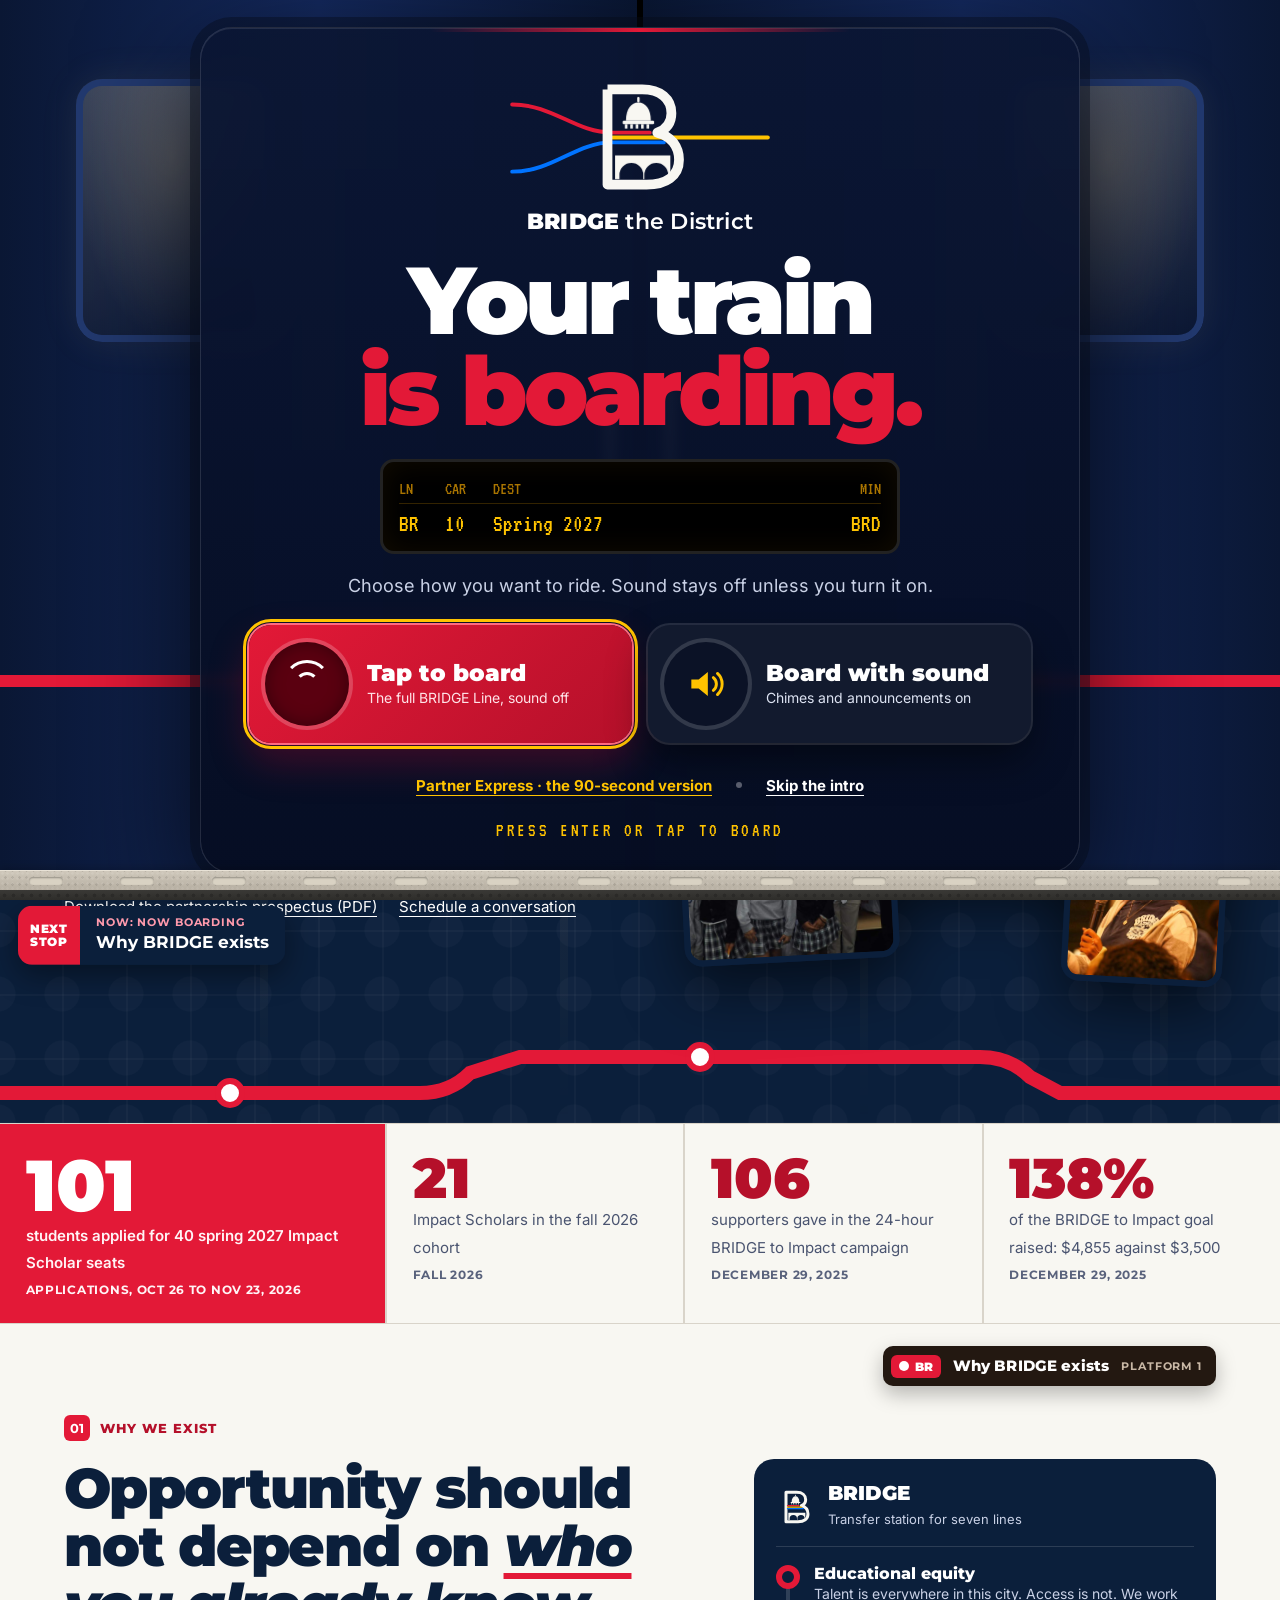
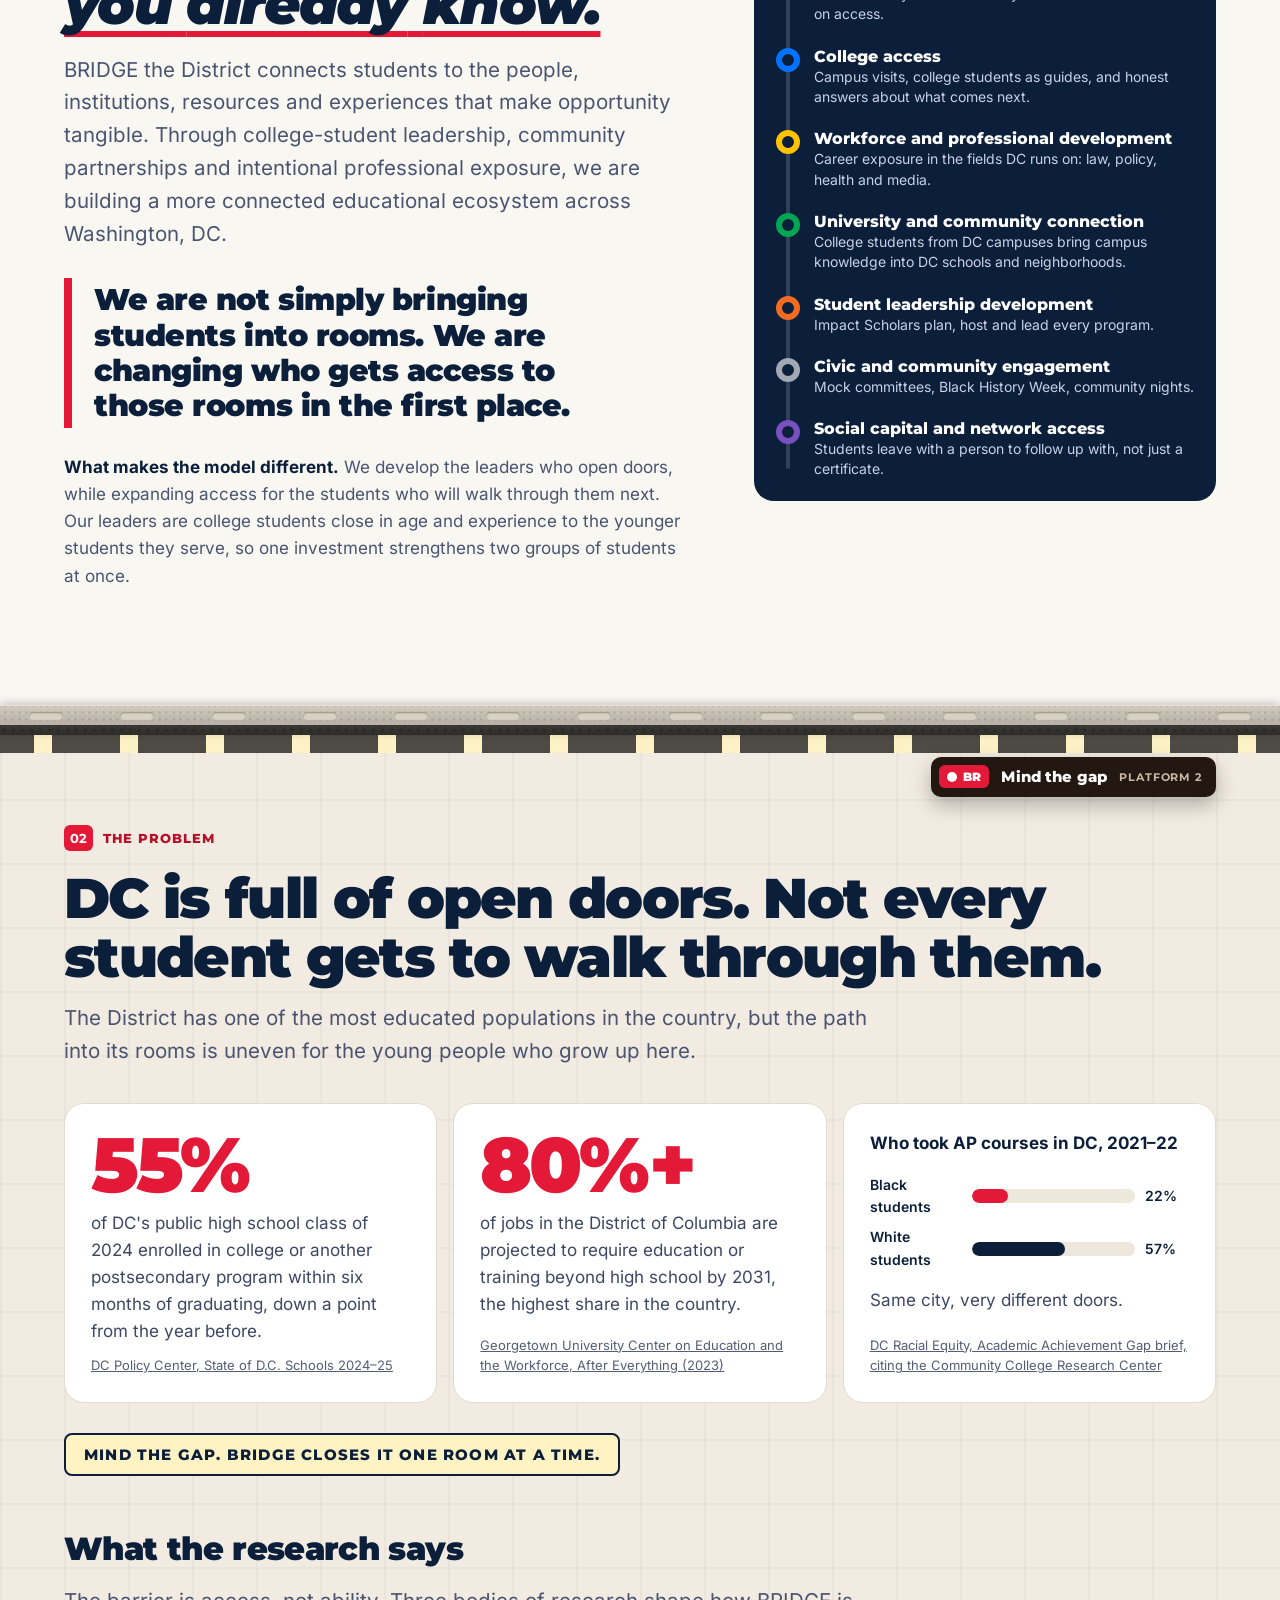
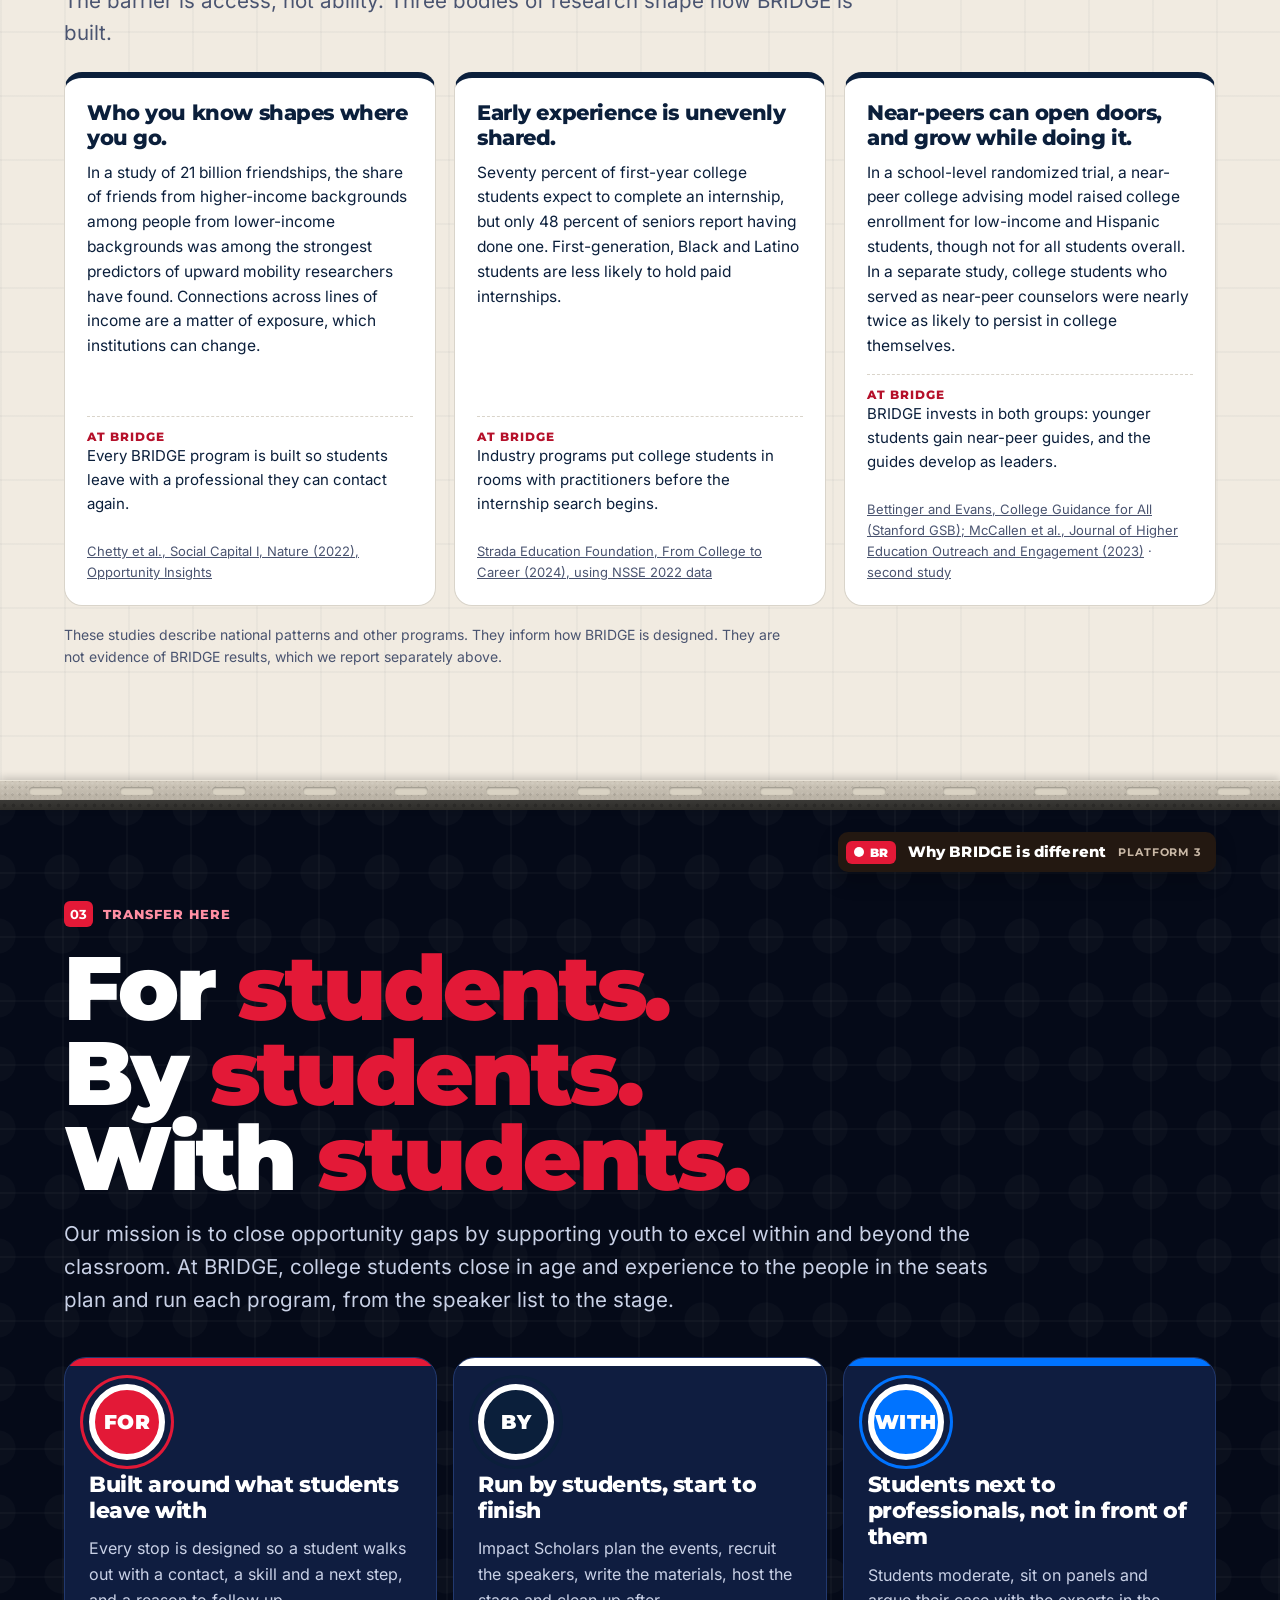
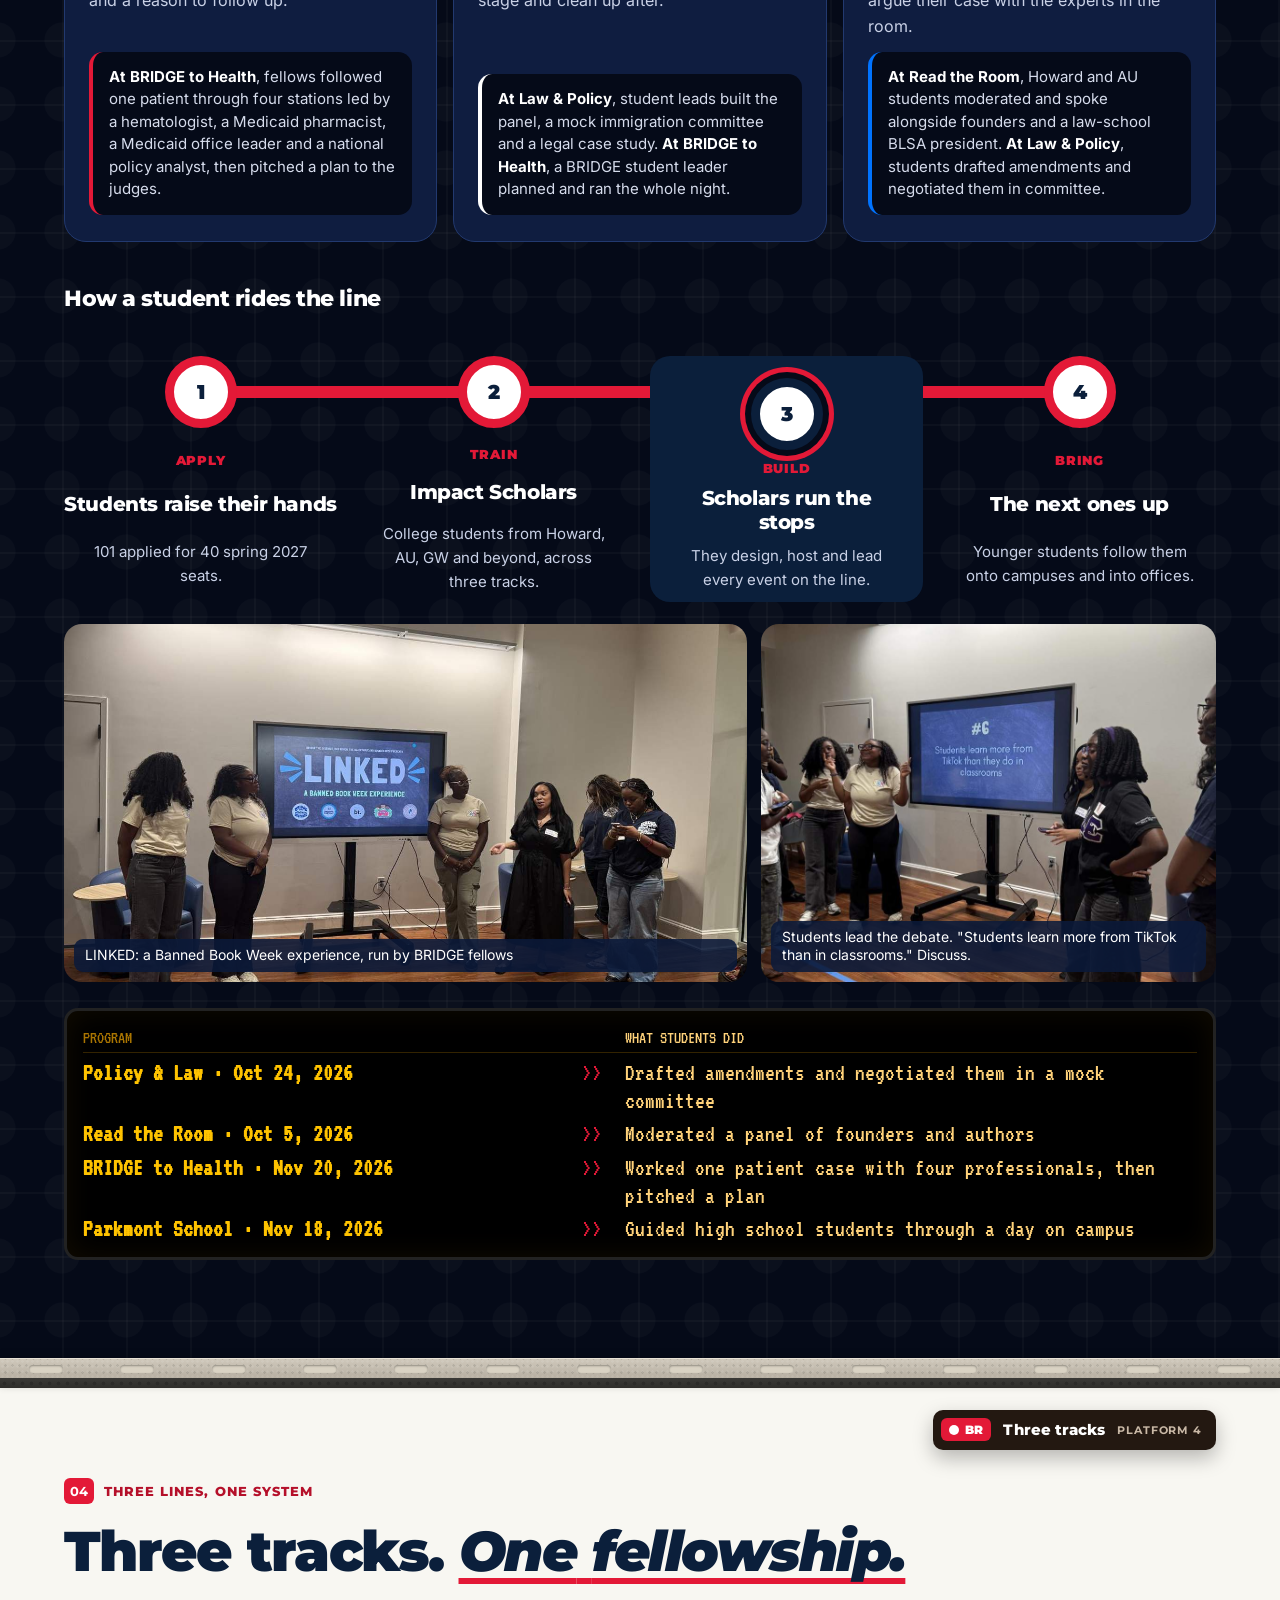
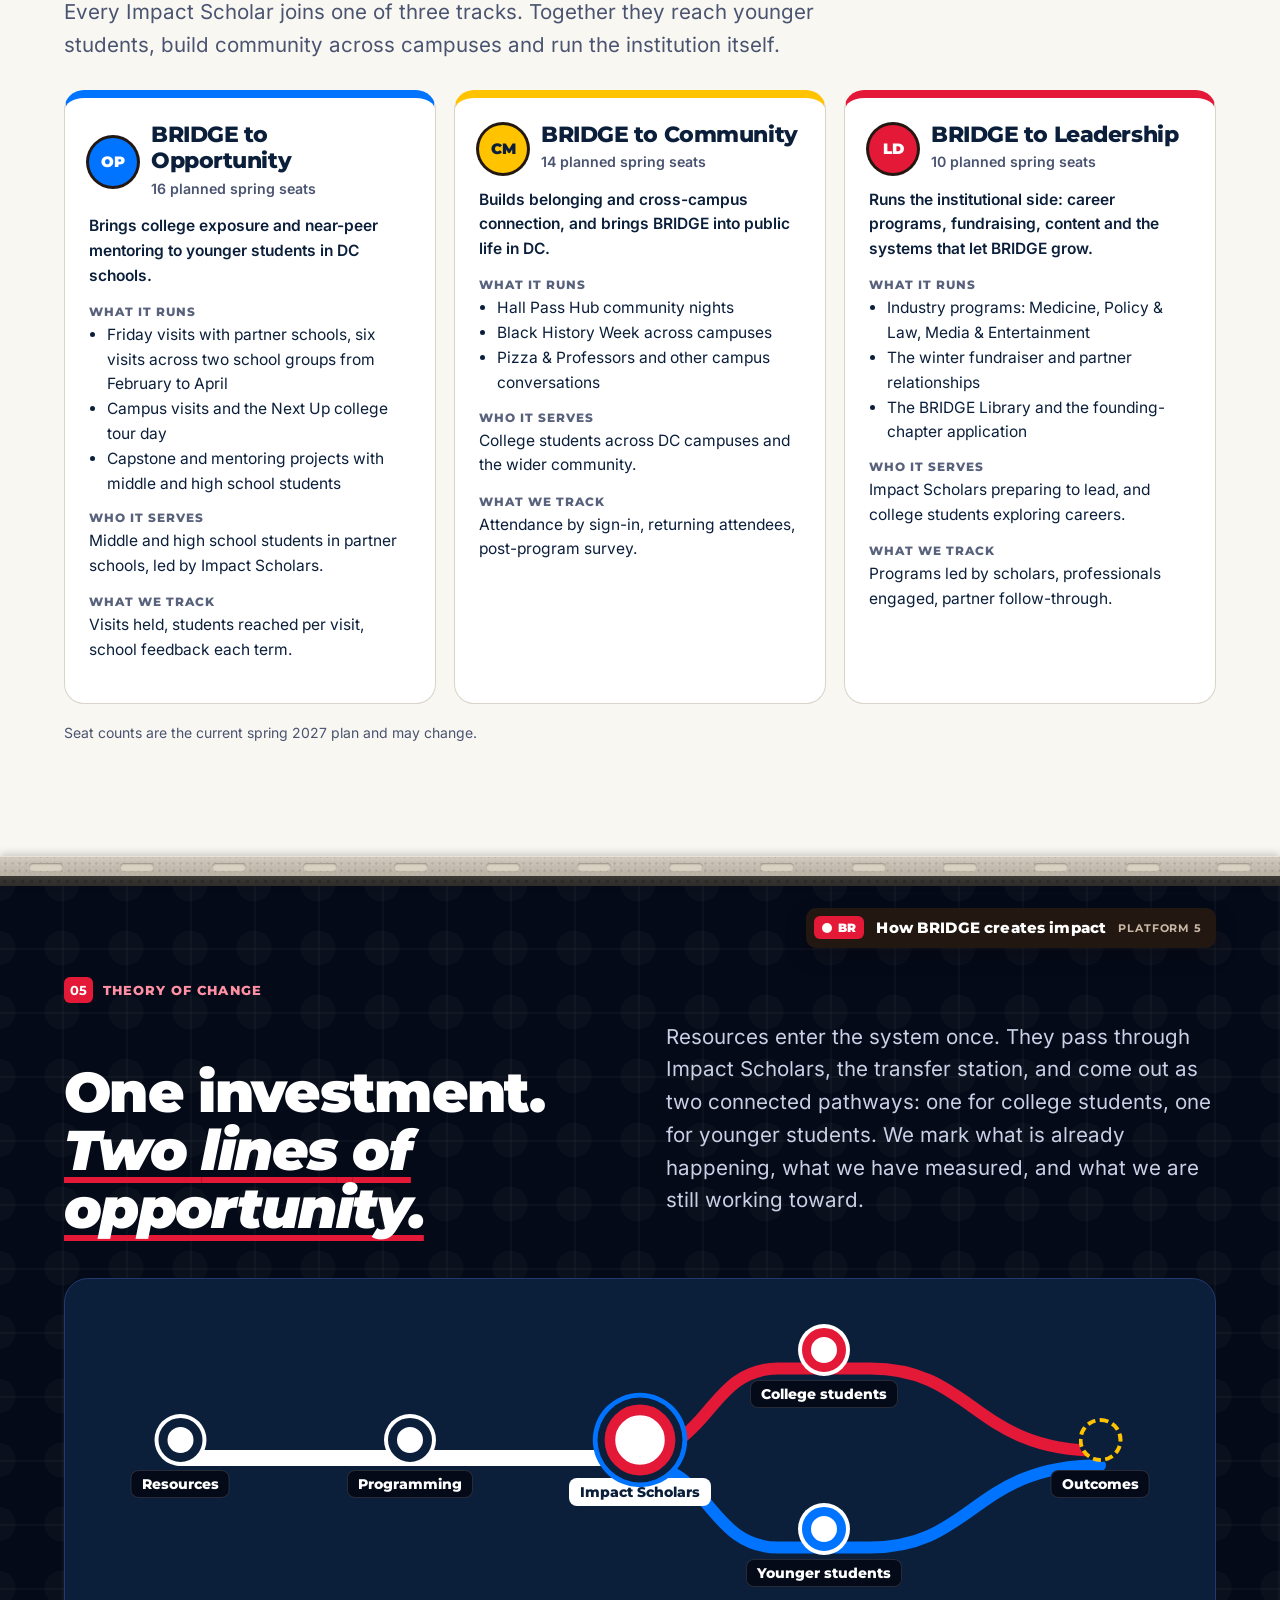
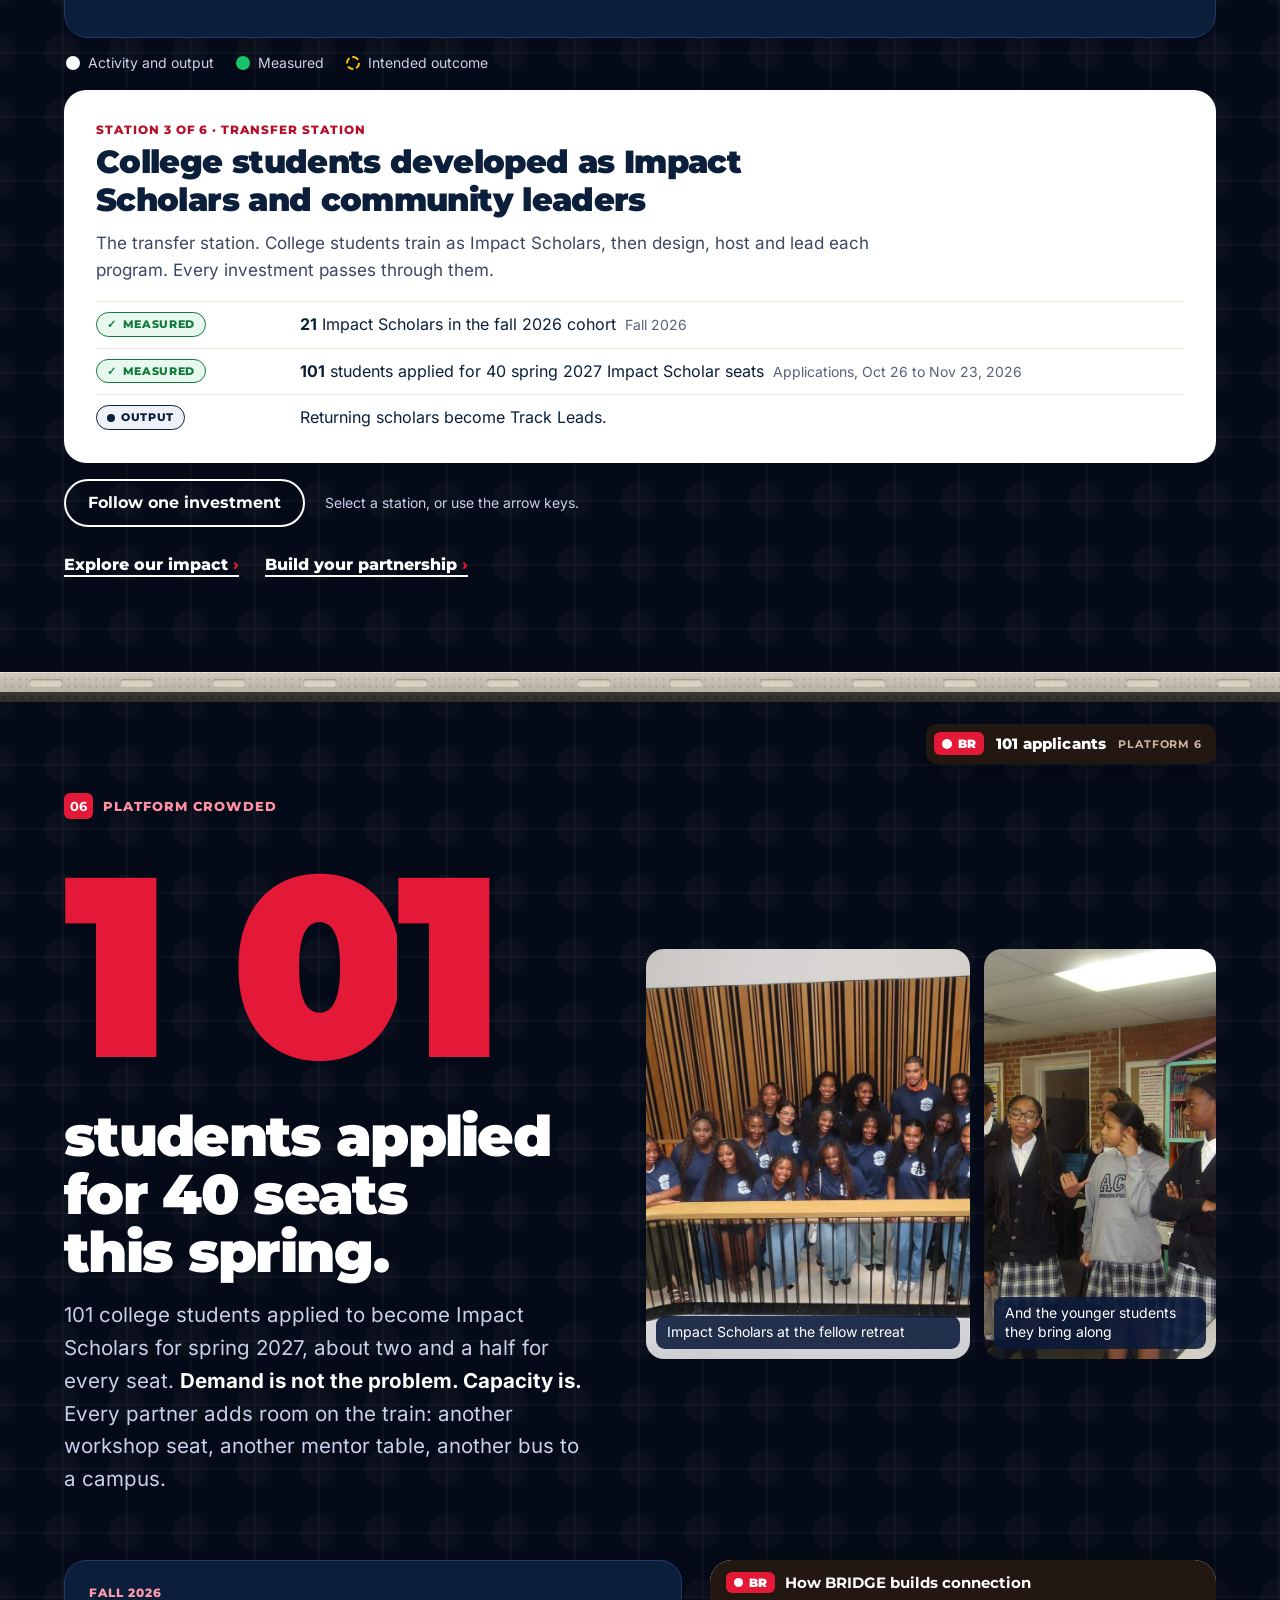
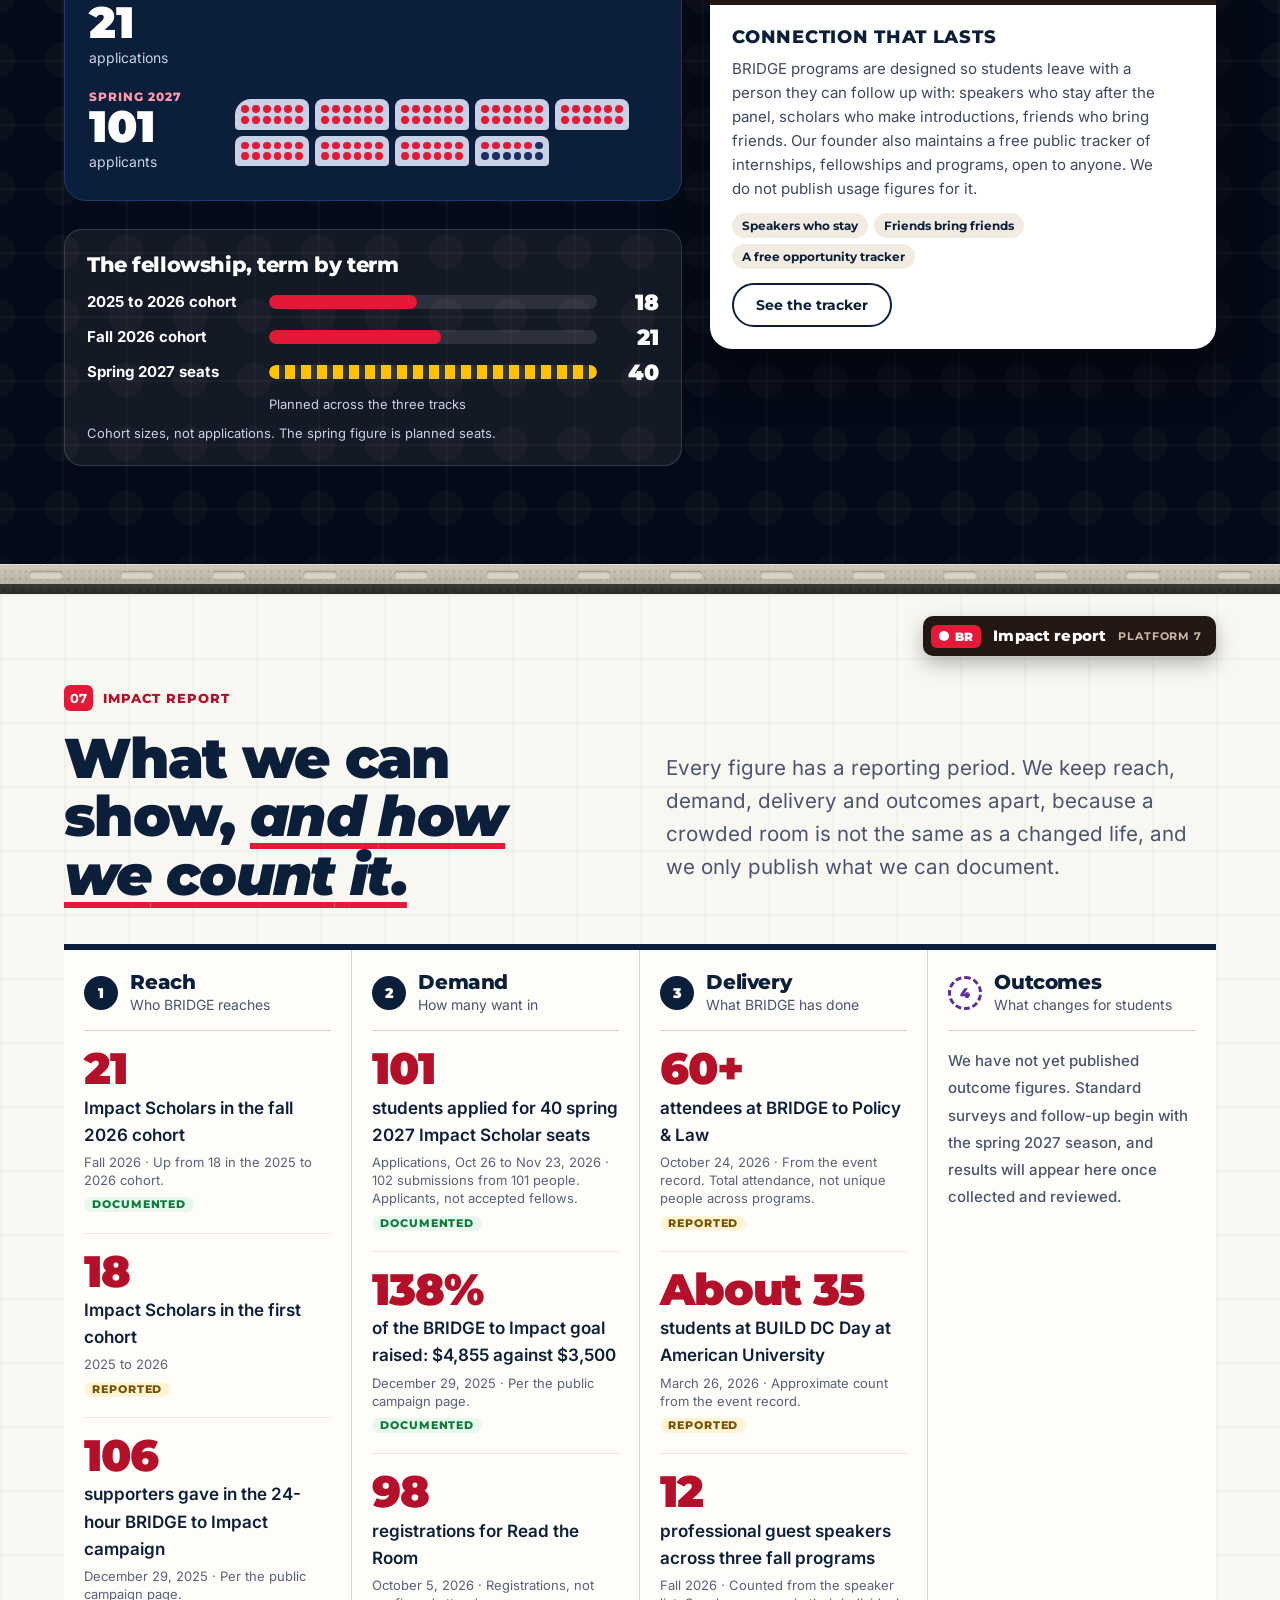
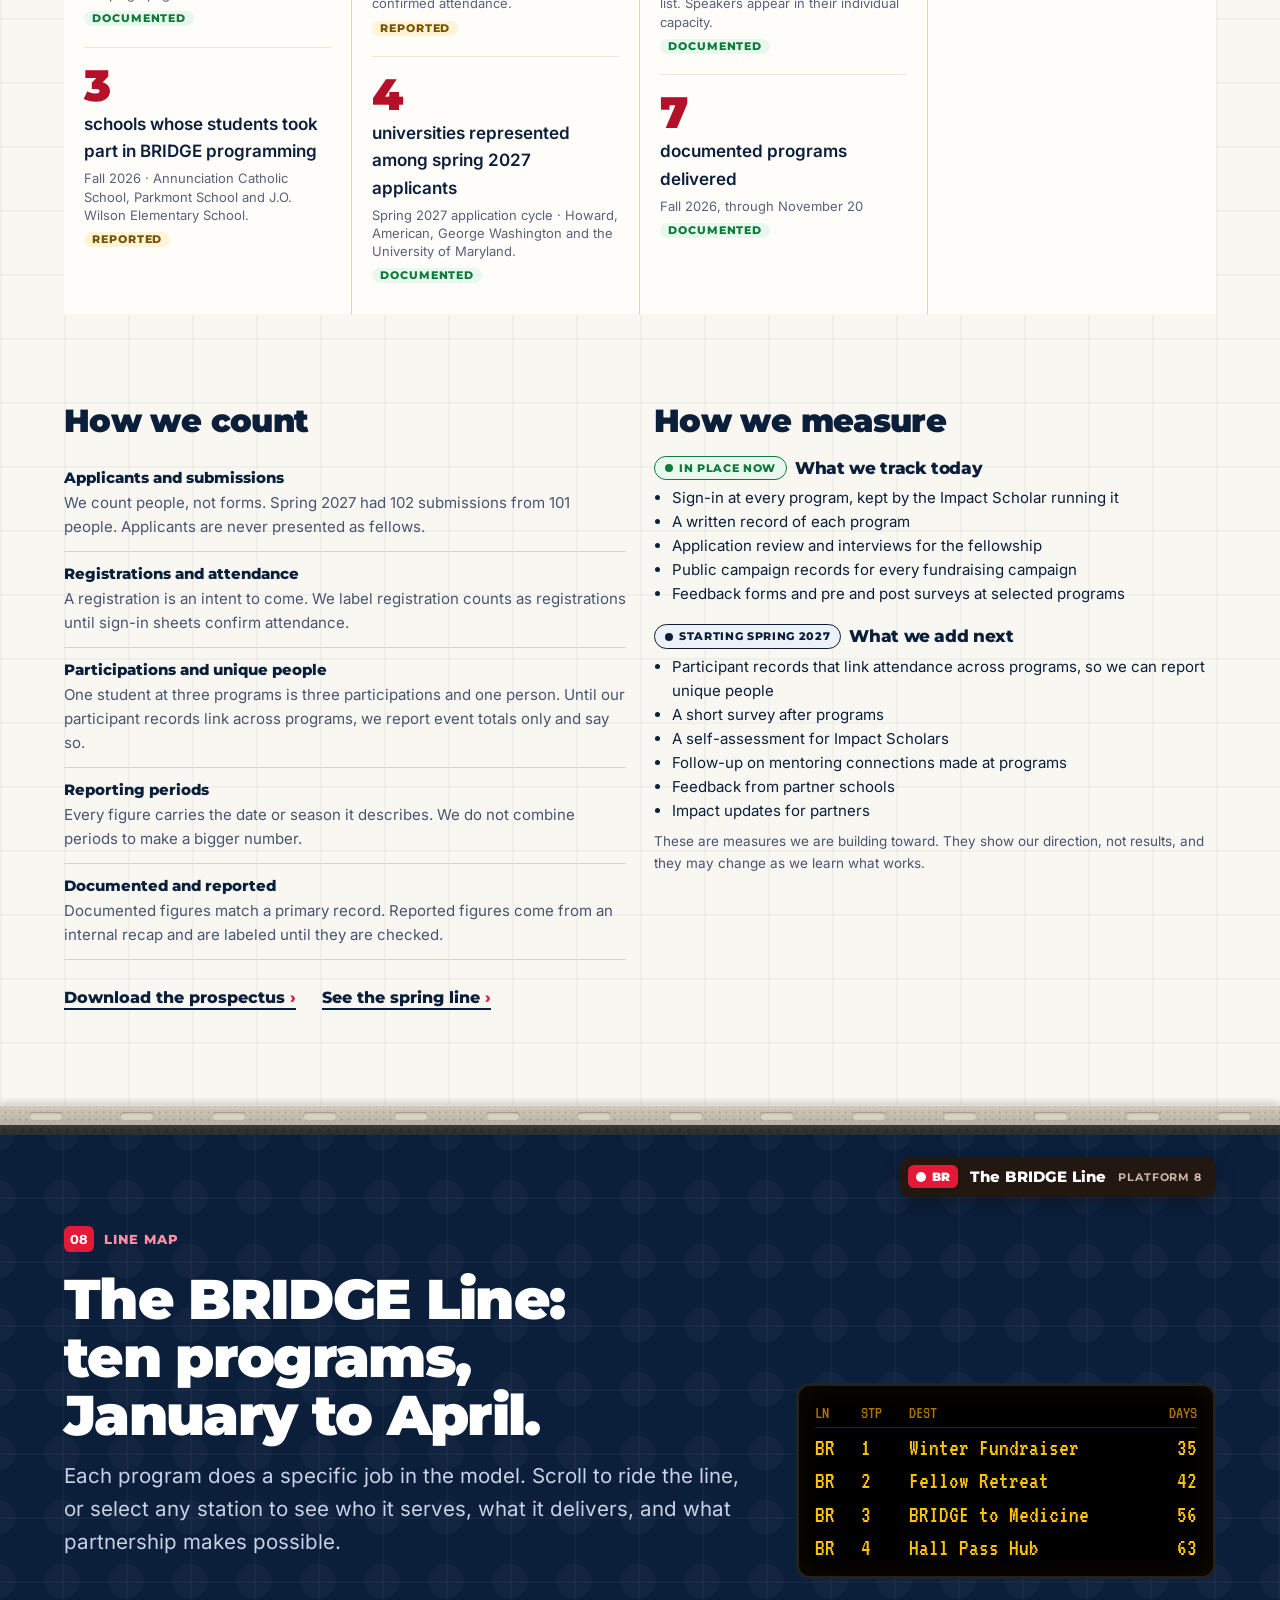
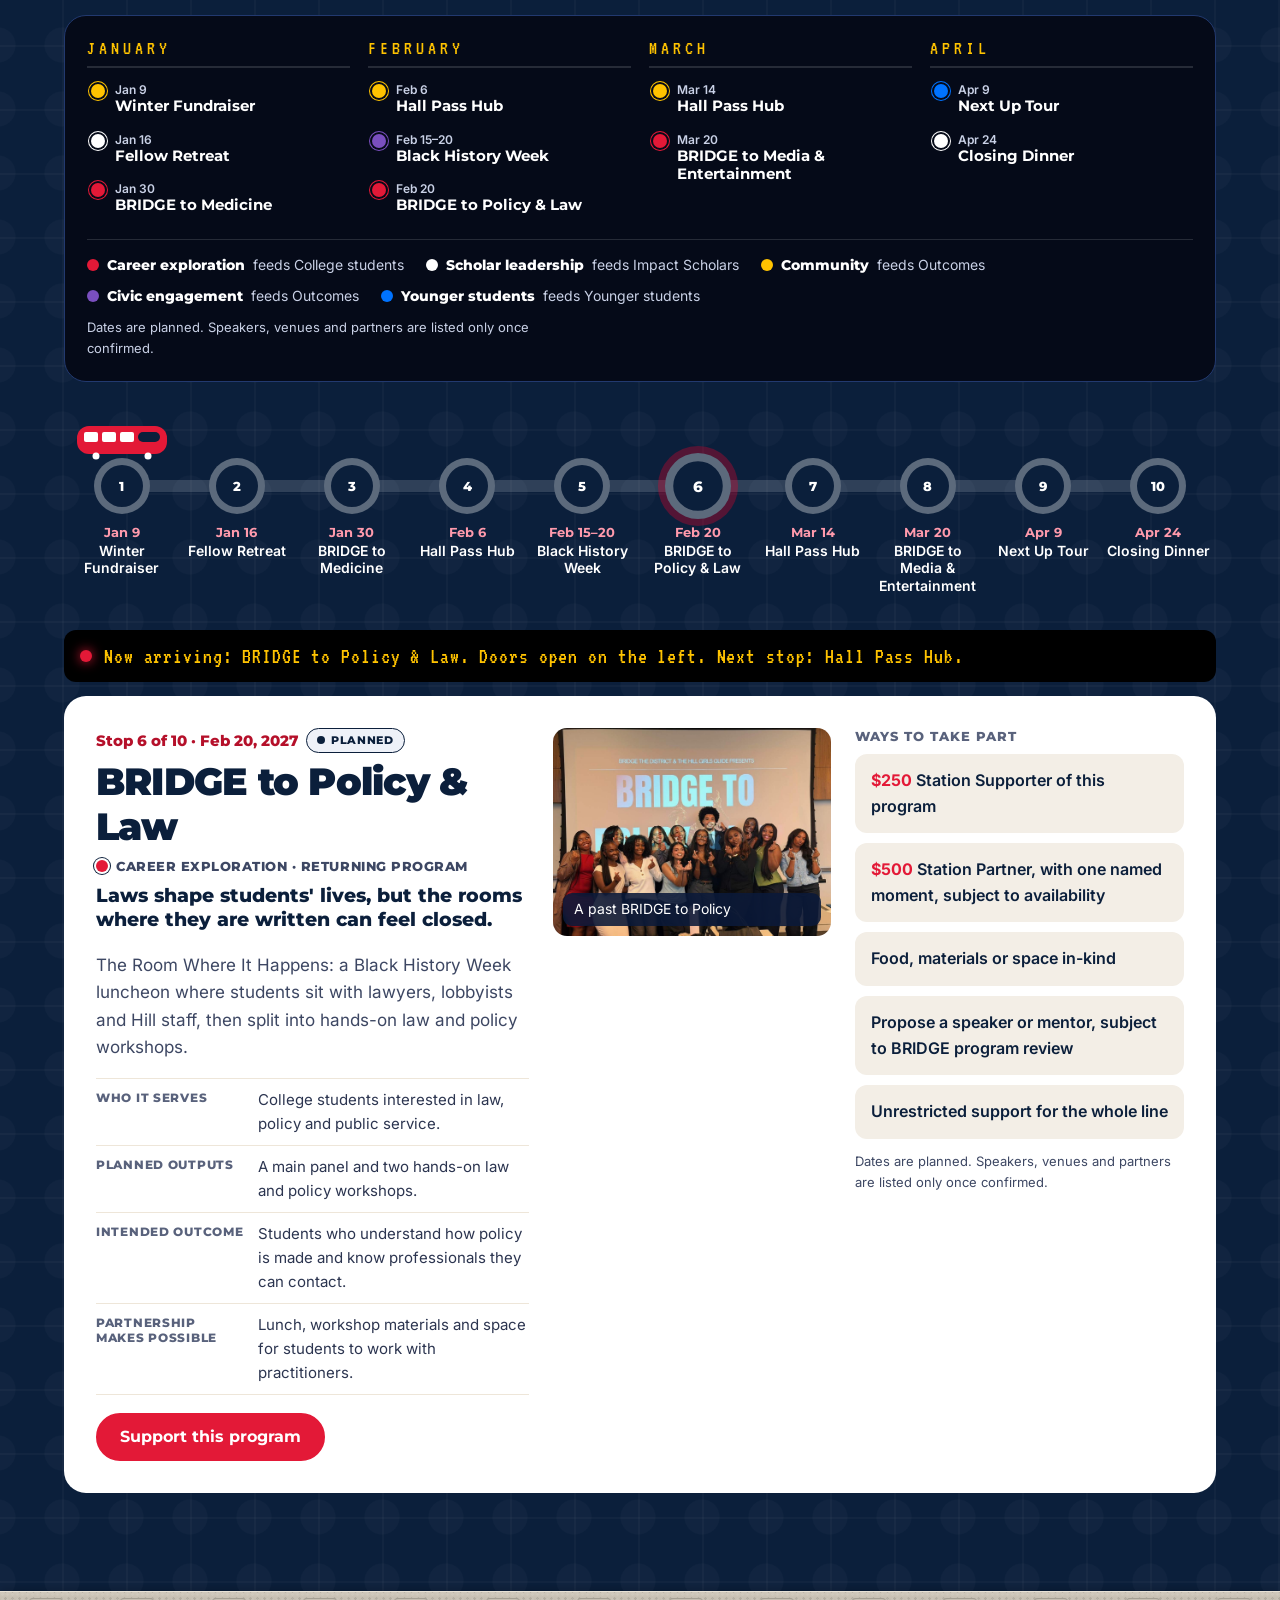
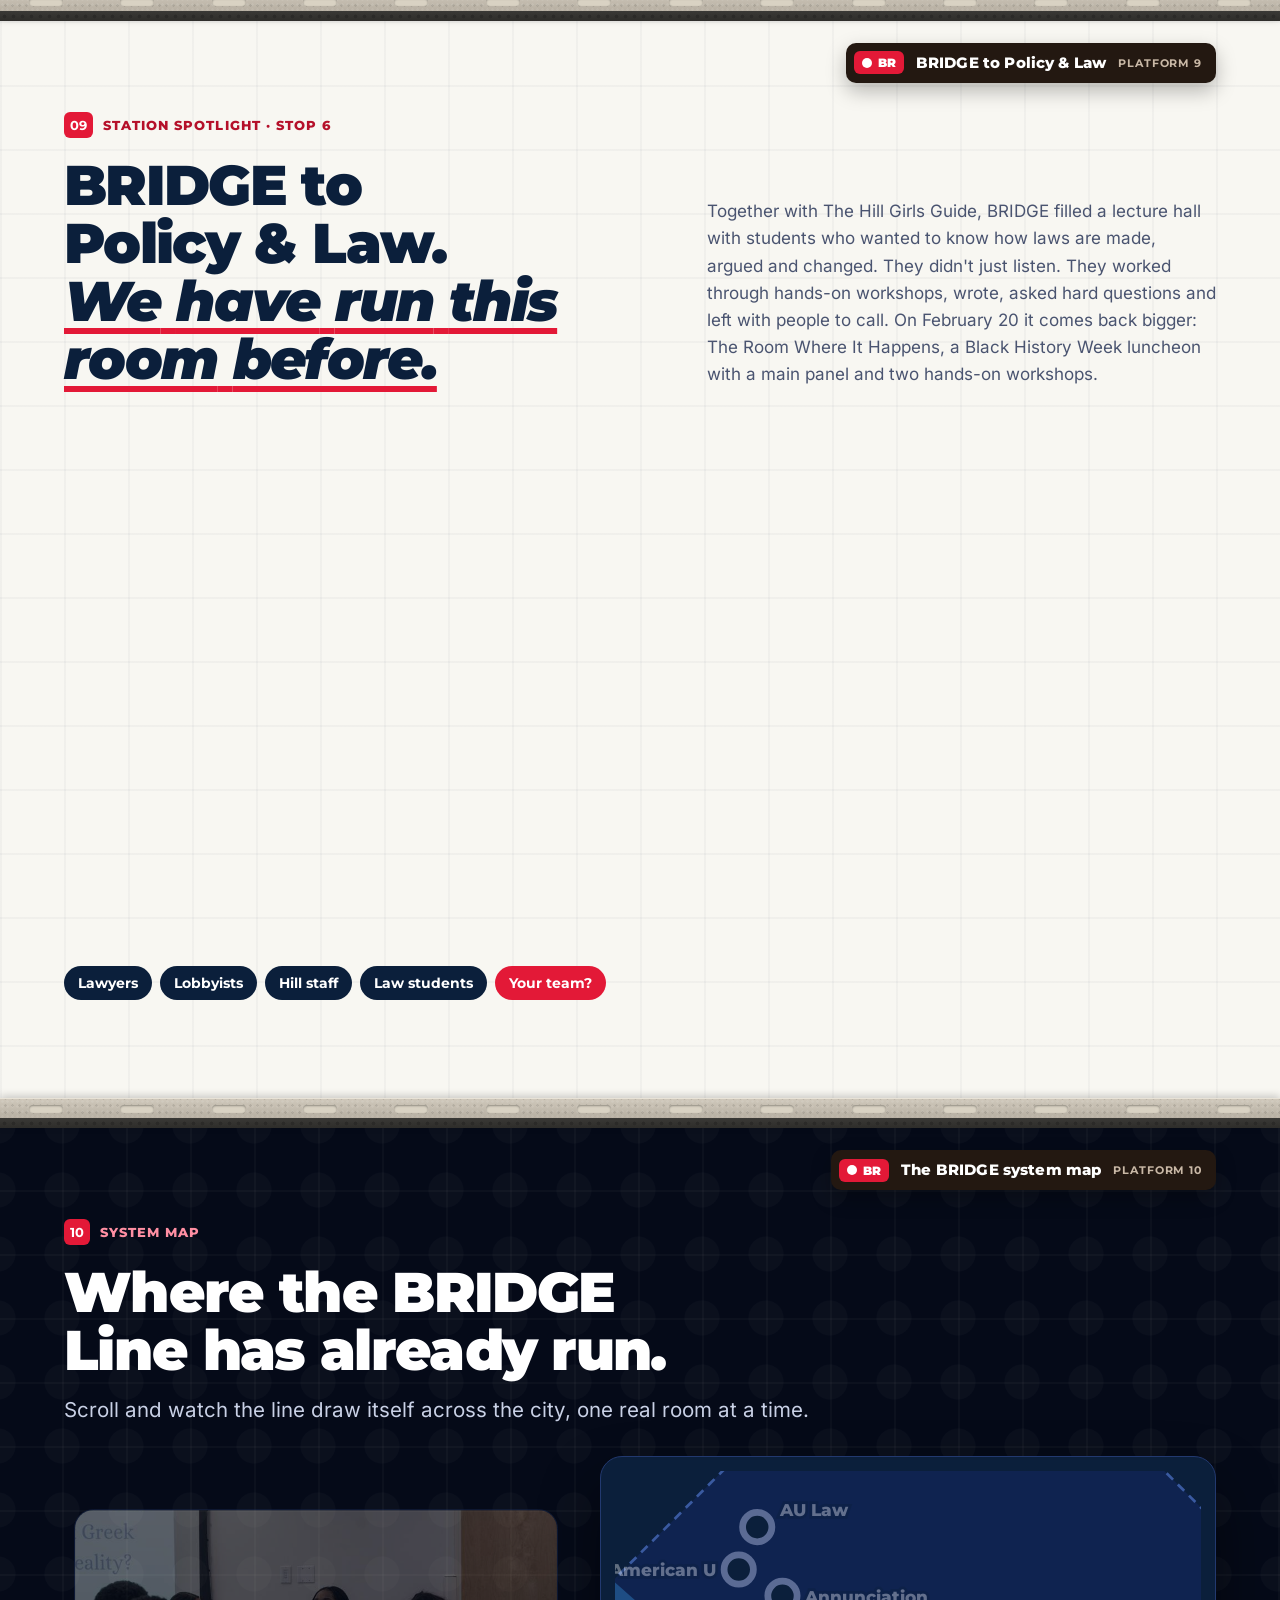
<file: index.html>
<!DOCTYPE html>
<html lang="en">
<head>
<meta charset="utf-8">
<meta name="viewport" content="width=device-width, initial-scale=1">
<title>BRIDGE the District · Student-powered infrastructure for opportunity in Washington, DC</title>
<meta name="description" content="BRIDGE the District develops college students into community leaders who open doors for younger students across Washington, DC. Explore the 2027 BRIDGE Line and partner with us.">
<link rel="canonical" href="https://englandomotanwa-sys.github.io/bridge-2027/">
<meta property="og:type" content="website">
<meta property="og:site_name" content="BRIDGE the District">
<meta property="og:title" content="BRIDGE the District · Come into the room. Build it with us.">
<meta property="og:description" content="A student-powered nonprofit building infrastructure for opportunity in Washington, DC. For students. By students. With students.">
<meta property="og:url" content="https://englandomotanwa-sys.github.io/bridge-2027/">
<meta property="og:image" content="https://englandomotanwa-sys.github.io/bridge-2027/assets/og-image.jpg">
<meta property="og:image:width" content="1200">
<meta property="og:image:height" content="630">
<meta property="og:image:alt" content="The BRIDGE the District monogram and the words Opportunity should not depend on who you already know, beside BRIDGE students in front of a mural">
<meta name="twitter:card" content="summary_large_image">
<meta name="theme-color" content="#0B1F3B">
<link rel="icon" href="favicon.svg" type="image/svg+xml">
<link rel="icon" href="favicon-32.png" sizes="32x32" type="image/png">
<link rel="apple-touch-icon" href="apple-touch-icon.png">
<link rel="preload" href="assets/fonts/montserrat-latin-900-normal.woff2" as="font" type="font/woff2" crossorigin>
<link rel="stylesheet" href="assets/css/fonts.css">
<link rel="stylesheet" href="assets/css/system.css">
<link rel="stylesheet" href="assets/css/ride.css">
<link rel="stylesheet" href="assets/css/sections.css">
<link rel="stylesheet" href="assets/css/readiness.css">
<link rel="stylesheet" href="assets/css/brand.css">
<script>
/* Show the boarding gate only when scripts run, no deep link was used, and the visitor has not boarded this session.
   If the ride script fails to load, the gate removes itself after 5 seconds. */
(function(d){d.classList.add('js');try{if(!location.hash&&!/[?&](skip|nogate)/.test(location.search)&&!sessionStorage.getItem('bridge-boarded'))d.classList.add('gate-on')}catch(e){}setTimeout(function(){if(!window.__ride)d.classList.remove('gate-on')},5000)})(document.documentElement);
</script>
<script type="application/ld+json">
{"@context":"https://schema.org","@type":"NGO","name":"BRIDGE the District","alternateName":"BRIDGE","url":"https://englandomotanwa-sys.github.io/bridge-2027/","email":"info@bridgethedistrict.org","description":"A student-led nonprofit in Washington, DC that closes opportunity gaps by supporting youth to excel within and beyond the classroom.","nonprofitStatus":"Nonprofit501c3","areaServed":{"@type":"City","name":"Washington, DC"},"logo":"https://englandomotanwa-sys.github.io/bridge-2027/apple-touch-icon.png","taxID":"39-3160840","foundingDate":"2025","foundingLocation":"Washington, DC","founder":[{"@type":"Person","name":"England Meadows"},{"@type":"Person","name":"Eva Wadley"}]}
</script>
</head>
<body>
<a class="skip" href="#main">Skip to content</a>
<a class="skip" href="express.html">Skip to Partner Express, the 90-second summary</a>

<div class="gate" id="gate" role="dialog" aria-modal="true" aria-labelledby="gateTitle" aria-describedby="gateDesc">
 <div class="door l" aria-hidden="true"></div><div class="door r" aria-hidden="true"></div>
 <div class="gate-ui">
  <svg class="sigmark" viewBox="-60 0 240 120" aria-hidden="true">
    <g class="sm-routes" fill="none" stroke-linecap="round" stroke-width="3.6">
     <path class="r1" d="M-58 30 C-20 30 0 56 34.5 56 H69" stroke="#E31937"/>
     <path class="r2" d="M178 60.5 C140 60.5 120 60.5 76 60.5 H34.5" stroke="#FFC300"/>
     <path class="r3" d="M-58 92 C-20 92 0 65 34.5 65 H82" stroke="#0073FF"/>
    </g>
    <path class="sm-b" d="M30 16 H62 C79 16 89 25 89 38 C89 47 84 53 76 56 C88 59 96 68 96 81 C96 96 84 104 66 104 H30 Z" fill="none" stroke="#F8F7F2" stroke-width="9" stroke-linejoin="round" pathLength="1"/>
    <g class="sm-detail" fill="#F8F7F2"><rect x="57.4" y="23" width="2.2" height="5" rx="1"/><path d="M47 45 C47 34 52 28 58.5 28 C65 28 70 34 70 45 Z"/><rect x="44" y="45" width="29" height="3.2" rx="1"/><rect x="46" y="48.2" width="2.4" height="4"/><rect x="51" y="48.2" width="2.4" height="4"/><rect x="56" y="48.2" width="2.4" height="4"/><rect x="61" y="48.2" width="2.4" height="4"/><rect x="66" y="48.2" width="2.4" height="4"/><path fill-rule="evenodd" d="M37 77 H88 V99 H37 Z M41 99 V95 A11 11 0 0 1 63 95 V99 Z M64 99 V95 A11 11 0 0 1 86 95 V99 Z"/></g>
   </svg>
  <div class="pylon"><span class="wm"><b>BRIDGE</b> the District</span></div>
  <h2 id="gateTitle"><span>Your train</span> <em>is boarding.</em></h2>
  <div class="pids" aria-hidden="true"><div class="row h"><span>LN</span><span>CAR</span><span>DEST</span><span>MIN</span></div><div class="row"><span>BR</span><span>10</span><span class="dest">Spring 2027</span><span class="blink">BRD</span></div></div>
  <p id="gateDesc" class="gdesc">Choose how you want to ride. Sound stays off unless you turn it on.</p>
  <div class="gate-choices">
   <button class="tap" id="board" type="button"><span class="reader"><span class="card">BRIDGE</span></span><span class="txt"><b>Tap to board</b><small>The full BRIDGE Line, sound off</small></span></button>
   <button class="tap snd" id="boardSound" type="button"><span class="gicon" aria-hidden="true"><svg viewBox="0 0 48 48"><path d="M8 19h8l10-8v26l-10-8H8z" fill="currentColor"/><path d="M32 17a9 9 0 0 1 0 14M36.5 12.5a15.5 15.5 0 0 1 0 23" fill="none" stroke="currentColor" stroke-width="3.2" stroke-linecap="round"/></svg></span><span class="txt"><b>Board with sound</b><small>Chimes and announcements on</small></span></button>
  </div>
  <div class="gate-links"><a href="express.html" id="gateExpress">Partner Express · the 90-second version</a><span class="gsep" aria-hidden="true"></span><button type="button" id="skipIntro">Skip the intro</button></div>
  <div class="hint" id="gHint" aria-live="polite"><span class="kb">PRESS ENTER OR </span>TAP TO BOARD</div>
 </div>
 <div class="edge" id="gEdge" aria-hidden="true"></div>
</div>

<header>
<nav aria-label="Main">
 <a class="logo" href="#top"><img class="mono" src="assets/brand/monogram-reversed.svg" alt="" width="36" height="36"><span>BRIDGE<span class="lt"> the District</span></span></a>
 <div class="links"><a href="#purpose">Why BRIDGE</a><a href="#model">Our model</a><a href="#impact">Impact</a><a href="#season">The line</a><a href="#pathways">Pathways</a><a href="#partner">Partner</a><a href="#about">About</a></div>
 <div class="lineswitch" role="group" aria-label="Choose an experience"><a href="index.html" aria-current="page"><i class="ls-red" aria-hidden="true"></i>Ride the Line</a><a href="express.html"><i class="ls-amber" aria-hidden="true"></i>Partner Express</a></div>
 <a class="give" data-href="give" href="https://givebutter.com/ride-the-bridge-line-2027-nyda1s" target="_blank" rel="noopener">Give</a>
 <button class="sound" id="sound" type="button" aria-pressed="false">Sound off</button>
 <a class="btn" id="present" href="present.html">Present</a>
 <button class="menubtn" id="menuBtn" type="button" aria-expanded="false" aria-controls="menuPanel"><span aria-hidden="true"></span>Menu</button>
</nav>
<div class="menupanel" id="menuPanel" hidden>
 <div class="mp-lines"><a href="#top" class="mp-ride"><b>Ride the BRIDGE Line</b><small>The full experience</small></a><a href="express.html" class="mp-exp"><b>Partner Express</b><small>The 90-second summary</small></a></div>
 <ol class="mp-stops"><li><a href="#purpose">Why BRIDGE</a></li><li><a href="#model">Our model</a></li><li><a href="#tracks">Three tracks</a></li><li><a href="#impact">Impact</a></li><li><a href="#season">Spring 2027</a></li><li><a href="#pathways">Industry pathways</a></li><li><a href="#doors">Where funding goes</a></li><li><a href="#partner">Partnership levels</a></li><li><a href="#build">Build your partnership</a></li><li><a href="#champion">For your internal case</a></li><li><a href="#continuity">Built for continuity</a></li><li><a href="#about">About BRIDGE</a></li><li><a href="#faq">Due diligence FAQ</a></li></ol>
 <div class="mp-cta"><a class="btn solid" data-href="talk" href="#">Schedule a conversation</a><a class="btn" data-href="prospectus" href="downloads/BRIDGE-the-District-Partnership-Prospectus-2027.pdf">Prospectus (PDF)</a><a class="btn" href="present.html">Present</a></div>
</div>
<div class="ticker">
 <button class="lbl" id="chime" type="button" aria-label="Play the door chime"><i class="bell" aria-hidden="true"></i>Operator</button>
 <div class="run" role="marquee" aria-label="Train operator announcements"><span id="tick">This is a BRIDGE Line train to Spring 2027. &nbsp;◆&nbsp; Doors opening. &nbsp;◆&nbsp; 101 students applied for 40 seats this season. &nbsp;◆&nbsp; Next stop: Winter Fundraiser, January 9. &nbsp;◆&nbsp; Please move to the center of the car and make room for more students. &nbsp;◆&nbsp; Transfer here for BRIDGE to Medicine, Policy &amp; Law, and Media &amp; Entertainment. &nbsp;◆&nbsp; This train is run by students, for students, with students. &nbsp;◆&nbsp; Student-powered. Institutionally grounded. Built to last. &nbsp;◆&nbsp; Step back, doors closing. &nbsp;◆&nbsp; On the escalator: stand right, walk left. &nbsp;◆&nbsp; Please do not hold the doors. Another BRIDGE program is right behind this one. &nbsp;◆&nbsp; Partners board at every station.</span></div>
 <button class="tpause" id="tickPause" type="button" aria-pressed="false" aria-label="Pause announcements"><span aria-hidden="true">II</span></button>
</div>
</header>
<div class="rail" aria-hidden="true"><div class="f"></div><div class="t"></div></div>
<noscript><div class="noscript">This page works best with JavaScript. You can still read our <a href="downloads/BRIDGE-the-District-Partnership-Prospectus-2027.pdf">partnership prospectus (PDF)</a> or email <a href="mailto:info@bridgethedistrict.org">info@bridgethedistrict.org</a>.</div></noscript>

<main id="main">
<section class="band hero dark" id="top" data-name="Now boarding" tabindex="-1">
 <div class="wrap hero-grid">
  <div>
   <div class="campaign"><span class="cl-bul" aria-hidden="true">BR</span><span class="cl-name">The BRIDGE Line</span><span class="cl-season">Spring 2027</span></div>
   <h1><span>Come into</span><span>the room.</span><span>Build it with us.</span></h1>
   <p class="hero-pos">Student-powered. Institutionally grounded. Built to last.</p>
   <p class="lede">BRIDGE the District is a student-powered nonprofit building infrastructure for opportunity in Washington, DC. We develop college students into community leaders, then use their closeness to younger students to open doors to the people, institutions and experiences that make opportunity real.</p>
   <div class="entries" role="group" aria-label="Two ways to explore">
    <a class="entry ride" href="#purpose"><span class="bul" aria-hidden="true">BR</span><span><b>Ride the BRIDGE Line</b><small>The full experience: stations, stories and photos</small></span><span class="go" aria-hidden="true">›</span></a>
    <a class="entry xp" href="express.html"><span class="bul" aria-hidden="true">EX</span><span><b>Partner Express</b><small>For decision makers: everything in about 90 seconds</small></span><span class="go" aria-hidden="true">›</span></a>
   </div>
   <p class="hero-links"><a data-href="prospectus" href="downloads/BRIDGE-the-District-Partnership-Prospectus-2027.pdf" download>Download the partnership prospectus (PDF)</a><a data-href="talk" href="#">Schedule a conversation</a></p>
  </div>
  <div class="photo-stack">
   <img class="ph1" src="group.jpg" alt="BRIDGE students from several organizations in front of a mural reading This is where we find our place, our people" width="1300" height="867" fetchpriority="high">
   <img class="ph2" src="kids.jpg" alt="A BRIDGE scholar with younger students in school uniforms" width="1300" height="975">
   <img class="ph3" src="mic_fellow.jpg" alt="A BRIDGE fellow in a BRIDGE shirt speaking into a microphone" width="1300" height="867">
  </div>
 </div>
 <svg class="metro" viewBox="0 0 1600 90" preserveAspectRatio="none" aria-hidden="true">
  <path d="M-10 60 H420 Q450 60 470 40 L520 24 H980 Q1010 24 1030 44 L1060 60 H1610"/>
  <circle cx="230" cy="60" r="12" style="animation-delay:1s"/><circle cx="700" cy="24" r="12" style="animation-delay:1.6s"/><circle cx="1300" cy="60" r="12" style="animation-delay:2.4s"/>
 </svg>
</section>

<div class="stats" aria-label="BRIDGE at a glance" data-render="highlights"><!--pre--><div class="stat big"><b>101</b><span>students applied for 40 spring 2027 Impact Scholar seats</span><small>Applications, Oct 26 to Nov 23, 2026</small></div><div class="stat"><b>21</b><span>Impact Scholars in the fall 2026 cohort</span><small>Fall 2026</small></div><div class="stat"><b>106</b><span>supporters gave in the 24-hour BRIDGE to Impact campaign</span><small>December 29, 2025</small></div><div class="stat"><b>138%</b><span>of the BRIDGE to Impact goal raised: $4,855 against $3,500</span><small>December 29, 2025</small></div><!--/pre--></div>

<section class="band purpose" id="purpose" data-name="Why BRIDGE exists" tabindex="-1">
 <div class="wrap">
  <div class="sta"><b>00</b>Why we exist</div>
  <div class="purpose-grid">
   <div>
    <h2>Opportunity should not depend on <em class="it">who you already know.</em></h2>
    <p class="lede" style="margin-top:20px">BRIDGE the District connects students to the people, institutions, resources and experiences that make opportunity tangible. Through college-student leadership, community partnerships and intentional professional exposure, we are building a more connected educational ecosystem across Washington, DC.</p>
    <p class="pull">We are not simply bringing students into rooms. We are changing who gets access to those rooms in the first place.</p>
    <p class="purpose-diff"><b>What makes the model different.</b> <span data-bind="differentiator">We develop the leaders who open doors, while expanding access for the students who will walk through them next.</span> Our leaders are college students close in age and experience to the younger students they serve, so one investment strengthens two groups of students at once.</p>
   </div>
   <div class="xfer">
    <div class="xfer-h"><img class="mono" src="assets/brand/monogram-reversed.svg" alt="" width="40" height="40"><div><b>BRIDGE</b><small>Transfer station for seven lines</small></div></div>
    <ul class="xfer-lines" data-render="focus"><!--pre--><li style="--c:#E31937"><i aria-hidden="true"></i><div><b>Educational equity</b><span>Talent is everywhere in this city. Access is not. We work on access.</span></div></li><li style="--c:#0073FF"><i aria-hidden="true"></i><div><b>College access</b><span>Campus visits, college students as guides, and honest answers about what comes next.</span></div></li><li style="--c:#FFC300"><i aria-hidden="true"></i><div><b>Workforce and professional development</b><span>Career exposure in the fields DC runs on: law, policy, health and media.</span></div></li><li style="--c:#00A651"><i aria-hidden="true"></i><div><b>University and community connection</b><span>College students from DC campuses bring campus knowledge into DC schools and neighborhoods.</span></div></li><li style="--c:#F26B21"><i aria-hidden="true"></i><div><b>Student leadership development</b><span>Impact Scholars plan, host and lead every program.</span></div></li><li style="--c:#A2A9B4"><i aria-hidden="true"></i><div><b>Civic and community engagement</b><span>Mock committees, Black History Week, community nights.</span></div></li><li style="--c:#7A4FBF"><i aria-hidden="true"></i><div><b>Social capital and network access</b><span>Students leave with a person to follow up with, not just a certificate.</span></div></li><!--/pre--></ul>
   </div>
  </div>
 </div>
</section>

<section class="band gap" id="gap" data-name="Mind the gap" tabindex="-1">
 <div class="wrap">
  <div class="sta"><b>00</b>The problem</div>
  <h2>DC is full of open doors. Not every student gets to walk through them.</h2>
  <p class="lede" style="margin-top:16px">The District has one of the most educated populations in the country, but the path into its rooms is uneven for the young people who grow up here.</p>
  <div class="gap-grid" data-render="gap"><!--pre--><div class="gapcard"><b>55%</b><p>of DC's public high school class of 2024 enrolled in college or another postsecondary program within six months of graduating, down a point from the year before.</p><cite><a href="https://www.dcpolicycenter.org/publications/stateofdcschools2024-25/" target="_blank" rel="noopener">DC Policy Center, State of D.C. Schools 2024–25</a></cite></div><div class="gapcard"><b>80%+</b><p>of jobs in the District of Columbia are projected to require education or training beyond high school by 2031, the highest share in the country.</p><cite><a href="https://cew.georgetown.edu/cew-reports/projections2031/" target="_blank" rel="noopener">Georgetown University Center on Education and the Workforce, After Everything (2023)</a></cite></div><div class="gapcard"><p class="gtitle">Who took AP courses in DC, 2021–22</p><div class="bars"><div><span>Black students</span><span class="t"><i style="--w:22%"></i></span><span>22%</span></div><div><span>White students</span><span class="t"><i style="--w:57%"></i></span><span>57%</span></div></div><p>Same city, very different doors.</p><cite><a href="https://www.dcracialequity.org/achievement-gap-brief" target="_blank" rel="noopener">DC Racial Equity, Academic Achievement Gap brief, citing the Community College Research Center</a></cite></div><!--/pre--></div>
  <div class="mind">Mind the gap. BRIDGE closes it one room at a time.</div>
  <h3 class="sub-h">What the research says</h3>
  <p class="lede">The barrier is access, not ability. Three bodies of research shape how BRIDGE is built.</p>
  <div class="research" data-render="research"><!--pre--><article class="rcard"><h3>Who you know shapes where you go.</h3><p>In a study of 21 billion friendships, the share of friends from higher-income backgrounds among people from lower-income backgrounds was among the strongest predictors of upward mobility researchers have found. Connections across lines of income are a matter of exposure, which institutions can change.</p><p class="rb"><b>At BRIDGE</b> Every BRIDGE program is built so students leave with a professional they can contact again.</p><cite><a href="https://doi.org/10.1038/s41586-022-04996-4" target="_blank" rel="noopener">Chetty et al., Social Capital I, Nature (2022), Opportunity Insights</a></cite></article><article class="rcard"><h3>Early experience is unevenly shared.</h3><p>Seventy percent of first-year college students expect to complete an internship, but only 48 percent of seniors report having done one. First-generation, Black and Latino students are less likely to hold paid internships.</p><p class="rb"><b>At BRIDGE</b> Industry programs put college students in rooms with practitioners before the internship search begins.</p><cite><a href="https://stradaeducation.org/report/from-college-to-career-students-internship-expectations-and-experiences" target="_blank" rel="noopener">Strada Education Foundation, From College to Career (2024), using NSSE 2022 data</a></cite></article><article class="rcard"><h3>Near-peers can open doors, and grow while doing it.</h3><p>In a school-level randomized trial, a near-peer college advising model raised college enrollment for low-income and Hispanic students, though not for all students overall. In a separate study, college students who served as near-peer counselors were nearly twice as likely to persist in college themselves.</p><p class="rb"><b>At BRIDGE</b> BRIDGE invests in both groups: younger students gain near-peer guides, and the guides develop as leaders.</p><cite><a href="https://www.gsb.stanford.edu/faculty-research/publications/college-guidance-all-randomized-experiment-pre-college-advising" target="_blank" rel="noopener">Bettinger and Evans, College Guidance for All (Stanford GSB); McCallen et al., Journal of Higher Education Outreach and Engagement (2023)</a> · <a href="https://openjournals.libs.uga.edu/jheoe/article/view/2957" target="_blank" rel="noopener">second study</a></cite></article><p class="rnote">These studies describe national patterns and other programs. They inform how BRIDGE is designed. They are not evidence of BRIDGE results, which we report separately above.</p><!--/pre--></div>
 </div>
</section>

<section class="band diff dark" id="different" data-name="Why BRIDGE is different" tabindex="-1">
 <div class="wrap">
  <div class="sta"><b>00</b>Transfer here</div>
  <h2 class="fbw"><span>For students.</span><span>By students.</span><span>With students.</span></h2>
  <p class="lede" style="margin-top:18px">Our mission is to close opportunity gaps by supporting youth to excel within and beyond the classroom. At BRIDGE, college students close in age and experience to the people in the seats plan and run each program, from the speaker list to the stage.</p>
  <div class="lines3">
   <div class="l3"><div class="badge" style="--c:#E31937">FOR</div><h3>Built around what students leave with</h3><p>Every stop is designed so a student walks out with a contact, a skill and a next step, and a reason to follow up.</p><div class="proof"><b>At BRIDGE to Health</b>, fellows followed one patient through four stations led by a hematologist, a Medicaid pharmacist, a Medicaid office leader and a national policy analyst, then pitched a plan to the judges.</div></div>
   <div class="l3"><div class="badge" style="--c:#0B1F3B;border-color:#fff">BY</div><h3>Run by students, start to finish</h3><p>Impact Scholars plan the events, recruit the speakers, write the materials, host the stage and clean up after.</p><div class="proof"><b>At Law &amp; Policy</b>, student leads built the panel, a mock immigration committee and a legal case study. <b>At BRIDGE to Health</b>, a BRIDGE student leader planned and ran the whole night.</div></div>
   <div class="l3"><div class="badge" style="--c:#0073FF">WITH</div><h3>Students next to professionals, not in front of them</h3><p>Students moderate, sit on panels and argue their case with the experts in the room.</p><div class="proof"><b>At Read the Room</b>, Howard and AU students moderated and spoke alongside founders and a law-school BLSA president. <b>At Law &amp; Policy</b>, students drafted amendments and negotiated them in committee.</div></div>
  </div>
  <h3 class="routeh">How a student rides the line</h3>
  <div class="route">
   <div class="leg"><span class="ring">1</span><em>Apply</em><h3>Students raise their hands</h3><p>101 applied for 40 spring 2027 seats.</p></div>
   <div class="leg"><span class="ring">2</span><em>Train</em><h3>Impact Scholars</h3><p>College students from Howard, AU, GW and beyond, across three tracks.</p></div>
   <div class="leg xfer"><span class="ring">3</span><em>Build</em><h3>Scholars run the stops</h3><p>They design, host and lead every event on the line.</p></div>
   <div class="leg"><span class="ring">4</span><em>Bring</em><h3>The next ones up</h3><p>Younger students follow them onto campuses and into offices.</p></div>
  </div>
  <div class="linkedstrip">
   <figure><img src="linked.jpg" alt="BRIDGE fellows presenting LINKED, a Banned Book Week experience, in front of a screen" loading="lazy"><figcaption class="cap">LINKED: a Banned Book Week experience, run by BRIDGE fellows</figcaption></figure>
   <figure><img src="linked2.jpg" alt="Students debating a prompt on screen that reads Students learn more from TikTok than they do in classrooms" loading="lazy"><figcaption class="cap">Students lead the debate. "Students learn more from TikTok than in classrooms." Discuss.</figcaption></figure>
  </div>
  <div class="pids versus" role="table" aria-label="What BRIDGE programs have looked like, from event records">
   <div class="row h" role="row"><span role="columnheader">PROGRAM</span><span role="columnheader"></span><span role="columnheader">WHAT STUDENTS DID</span></div>
   <div class="row" role="row"><span role="cell" class="prog">Policy &amp; Law · Oct 24, 2026</span><span role="cell" class="arrow">&gt;&gt;</span><span role="cell">Drafted amendments and negotiated them in a mock committee</span></div>
   <div class="row" role="row"><span role="cell" class="prog">Read the Room · Oct 5, 2026</span><span role="cell" class="arrow">&gt;&gt;</span><span role="cell">Moderated a panel of founders and authors</span></div>
   <div class="row" role="row"><span role="cell" class="prog">BRIDGE to Health · Nov 20, 2026</span><span role="cell" class="arrow">&gt;&gt;</span><span role="cell">Worked one patient case with four professionals, then pitched a plan</span></div>
   <div class="row" role="row"><span role="cell" class="prog">Parkmont School · Nov 18, 2026</span><span role="cell" class="arrow">&gt;&gt;</span><span role="cell">Guided high school students through a day on campus</span></div>
  </div>
 </div>
</section>

<section class="band tracks" id="tracks" data-name="Three tracks" tabindex="-1">
 <div class="wrap">
  <div class="sta"><b>00</b>Three lines, one system</div>
  <h2>Three tracks. <em class="it">One fellowship.</em></h2>
  <p class="lede" style="margin-top:16px">Every Impact Scholar joins one of three tracks. Together they reach younger students, build community across campuses and run the institution itself.</p>
  <div class="pfos" data-render="portfolios"><!--pre--><article class="pfo" style="--c:#0073FF"><header><span class="bul" aria-hidden="true" style="background:#0073FF;color:#FFFFFF">OP</span><div><h3>BRIDGE to Opportunity</h3><small>16 planned spring seats</small></div></header><p class="pfp">Brings college exposure and near-peer mentoring to younger students in DC schools.</p><h4>What it runs</h4><ul><li>Friday visits with partner schools, six visits across two school groups from February to April</li><li>Campus visits and the Next Up college tour day</li><li>Capstone and mentoring projects with middle and high school students</li></ul><h4>Who it serves</h4><p>Middle and high school students in partner schools, led by Impact Scholars.</p><h4>What we track</h4><p>Visits held, students reached per visit, school feedback each term.</p></article><article class="pfo" style="--c:#FFC300"><header><span class="bul" aria-hidden="true" style="background:#FFC300;color:#0B1F3B">CM</span><div><h3>BRIDGE to Community</h3><small>14 planned spring seats</small></div></header><p class="pfp">Builds belonging and cross-campus connection, and brings BRIDGE into public life in DC.</p><h4>What it runs</h4><ul><li>Hall Pass Hub community nights</li><li>Black History Week across campuses</li><li>Pizza &amp; Professors and other campus conversations</li></ul><h4>Who it serves</h4><p>College students across DC campuses and the wider community.</p><h4>What we track</h4><p>Attendance by sign-in, returning attendees, post-program survey.</p></article><article class="pfo" style="--c:#E31937"><header><span class="bul" aria-hidden="true" style="background:#E31937;color:#FFFFFF">LD</span><div><h3>BRIDGE to Leadership</h3><small>10 planned spring seats</small></div></header><p class="pfp">Runs the institutional side: career programs, fundraising, content and the systems that let BRIDGE grow.</p><h4>What it runs</h4><ul><li>Industry programs: Medicine, Policy &amp; Law, Media &amp; Entertainment</li><li>The winter fundraiser and partner relationships</li><li>The BRIDGE Library and the founding-chapter application</li></ul><h4>Who it serves</h4><p>Impact Scholars preparing to lead, and college students exploring careers.</p><h4>What we track</h4><p>Programs led by scholars, professionals engaged, partner follow-through.</p></article><p class="pfnote">Seat counts are the current spring 2027 plan and may change.</p><!--/pre--></div>
 </div>
</section>

<section class="band model dark" id="model" data-name="How BRIDGE creates impact" tabindex="-1">
 <div class="wrap">
  <div class="sta"><b>00</b>Theory of change</div>
  <div class="model-head">
   <h2>One investment. <em class="it">Two lines of opportunity.</em></h2>
   <p class="lede">Resources enter the system once. They pass through Impact Scholars, the transfer station, and come out as two connected pathways: one for college students, one for younger students. We mark what is already happening, what we have measured, and what we are still working toward.</p>
  </div>
  <div class="toc" data-render="model"><!--pre-->
  <div class="tocmap">
    <svg class="toclines" viewBox="0 0 100 100" preserveAspectRatio="none" aria-hidden="true">
      <path class="tl trunk" d="M10 50 H50" pathLength="1"></path>
      <path class="tl red" d="M50 48 C56 48 56 25 62 25 H70 C79 25 79 48 90 48" pathLength="1"></path>
      <path class="tl blue" d="M50 52 C56 52 56 75 62 75 H70 C79 75 79 52 90 52" pathLength="1"></path>
      <circle class="tdot" r="1.4" cx="10" cy="50"></circle>
    </svg>
    <ol class="tocstations" role="tablist" aria-label="How BRIDGE creates impact">
      <li class="c1 k-established"><button role="tab" id="toc-t-resources" aria-controls="toc-panel" aria-selected="false" tabindex="-1" data-i="0"><span class="ring" aria-hidden="true"></span><span class="nm">Resources</span></button></li><li class="c2 k-established"><button role="tab" id="toc-t-programs" aria-controls="toc-panel" aria-selected="false" tabindex="-1" data-i="1"><span class="ring" aria-hidden="true"></span><span class="nm">Programming</span></button></li><li class="c3 k-transfer cur"><button role="tab" id="toc-t-scholars" aria-controls="toc-panel" aria-selected="true" tabindex="0" data-i="2"><span class="ring" aria-hidden="true"></span><span class="nm">Impact Scholars</span></button></li><li class="c4a k-branch l-red"><button role="tab" id="toc-t-college" aria-controls="toc-panel" aria-selected="false" tabindex="-1" data-i="3"><span class="ring" aria-hidden="true"></span><span class="nm">College students</span></button></li><li class="c4b k-branch l-blue"><button role="tab" id="toc-t-younger" aria-controls="toc-panel" aria-selected="false" tabindex="-1" data-i="4"><span class="ring" aria-hidden="true"></span><span class="nm">Younger students</span></button></li><li class="c5 k-intended"><button role="tab" id="toc-t-outcomes" aria-controls="toc-panel" aria-selected="false" tabindex="-1" data-i="5"><span class="ring" aria-hidden="true"></span><span class="nm">Outcomes</span></button></li>
    </ol>
  </div>
  <div class="toclegend" aria-hidden="true"><span><i class="lg-est"></i>Activity and output</span><span><i class="lg-mea"></i>Measured</span><span><i class="lg-int"></i>Intended outcome</span></div>
  <div class="tocpanel swap" id="toc-panel" role="tabpanel" aria-live="polite" aria-labelledby="toc-t-scholars"><div class="tp-k">Station 3 of 6 · Transfer station</div><h3>College students developed as Impact Scholars and community leaders</h3><p>The transfer station. College students train as Impact Scholars, then design, host and lead each program. Every investment passes through them.</p><ul class="evs"><li class="ev ev-measured"><span class="chip chip-measured">Measured</span><span><b>21</b> Impact Scholars in the fall 2026 cohort <em>Fall 2026</em></span></li><li class="ev ev-measured"><span class="chip chip-measured">Measured</span><span><b>101</b> students applied for 40 spring 2027 Impact Scholar seats <em>Applications, Oct 26 to Nov 23, 2026</em></span></li><li class="ev ev-output"><span class="chip chip-established">Output</span><span>Returning scholars become Track Leads.</span></li></ul></div>
  <div class="tocctl"><button class="btn" type="button" id="tocPlay">Follow one investment</button><span class="tochint">Select a station, or use the arrow keys.</span></div><!--/pre--></div>
  <p class="nextcta"><a href="#impact">Explore our impact</a><a href="#build">Build your partnership</a></p>
 </div>
</section>

<section class="band demand dark" id="demand" data-name="101 applicants" tabindex="-1">
 <div class="wrap demand-grid">
  <div>
   <div class="sta"><b>02</b>Platform crowded</div>
   <div class="huge odo" data-from="21" data-to="101" aria-label="101">101</div>
   <h2 style="margin-top:14px">students applied for 40 seats this spring.</h2>
   <p class="lede" style="margin-top:18px" id="demandLede">101 college students applied to become Impact Scholars for spring 2027, about two and a half for every seat. <strong>Demand is not the problem. Capacity is.</strong> Every partner adds room on the train: another workshop seat, another mentor table, another bus to a campus.</p>
  </div>
  <div class="duo">
   <figure><img src="cohort.jpg" alt="About twenty Impact Scholars in navy BRIDGE shirts on a staircase landing" loading="lazy" width="1300" height="975"><figcaption class="cap">Impact Scholars at the fellow retreat</figcaption></figure>
   <figure><img src="kids2.jpg" alt="Younger students in school uniforms with a BRIDGE scholar" loading="lazy" width="975" height="1300"><figcaption class="cap">And the younger students they bring along</figcaption></figure>
  </div>
 </div>
 <div class="wrap growth">
  <div class="trains" id="trains" aria-label="101 spring 2027 applicants shown as seats on a train">
   <div class="trow" id="trowFall" hidden><div class="tlabel"><small>Fall 2026</small><b id="fallN">21</b><span>applications</span></div><div class="tcars" id="carsFall"></div></div>
   <div class="trow"><div class="tlabel"><small>Spring 2027</small><b>101</b><span>applicants</span></div><div class="tcars" id="carsSpring"></div></div>
   <div class="x5" id="x5" hidden><span>~5x</span> in one season</div>
  </div>
  <div class="growthbox"><h3>The fellowship, term by term</h3><div class="growth-bars" data-render="growth"><!--pre--><div class="gr gr-fellows"><span class="grl">2025 to 2026 cohort</span><span class="grt"><i style="--w:45.0%"></i></span><b>18</b></div><div class="gr gr-fellows"><span class="grl">Fall 2026 cohort</span><span class="grt"><i style="--w:52.5%"></i></span><b>21</b></div><div class="gr gr-planned"><span class="grl">Spring 2027 seats</span><span class="grt"><i style="--w:100.0%"></i></span><b>40</b><small>Planned across the three tracks</small></div><!--/pre--></div><p class="note">Cohort sizes, not applications. The spring figure is planned seats.</p></div>
  <div class="tracker">
   <div class="tk-top"><span class="ln"><i></i>BR</span><b>How BRIDGE builds connection</b></div>
   <div class="tk-body">
    <div><h3>CONNECTION THAT LASTS</h3><p>BRIDGE programs are designed so students leave with a person they can follow up with: speakers who stay after the panel, scholars who make introductions, friends who bring friends. Our founder also maintains a free public tracker of internships, fellowships and programs, open to anyone. We do not publish usage figures for it.</p>
    <div class="tk-chips"><span>Speakers who stay</span><span>Friends bring friends</span><span>A free opportunity tracker</span></div>
    <a class="btn" data-href="tracker" href="https://docs.google.com/spreadsheets/d/10MHdr2RtLGzFgJDUOKc7_TVcTc9U5Hi18Xtzlk1saZg/edit" target="_blank" rel="noopener">See the tracker</a></div>
   </div>
  </div>
 </div>
</section>

<section class="band impact" id="impact" data-name="Impact report" tabindex="-1">
 <div class="wrap">
  <div class="sta"><b>00</b>Impact report</div>
  <div class="impact-head">
   <h2>What we can show, <em class="it">and how we count it.</em></h2>
   <p class="lede">Every figure has a reporting period. We keep reach, demand, delivery and outcomes apart, because a crowded room is not the same as a changed life, and we only publish what we can document.</p>
  </div>
  <div class="icats" data-render="impact"><!--pre--><section class="ic ic-reach" aria-labelledby="ic-reach"><header><span class="icn">1</span><div><h3 id="ic-reach">Reach</h3><small>Who BRIDGE reaches</small></div></header><ul><li><b>21</b><div><span>Impact Scholars in the fall 2026 cohort</span><small>Fall 2026 · Up from 18 in the 2025 to 2026 cohort.</small><em class="mst mst-documented">Documented</em></div></li><li><b>18</b><div><span>Impact Scholars in the first cohort</span><small>2025 to 2026</small><em class="mst mst-reported">Reported</em></div></li><li><b>106</b><div><span>supporters gave in the 24-hour BRIDGE to Impact campaign</span><small>December 29, 2025 · Per the public campaign page.</small><em class="mst mst-documented">Documented</em></div></li><li><b>3</b><div><span>schools whose students took part in BRIDGE programming</span><small>Fall 2026 · Annunciation Catholic School, Parkmont School and J.O. Wilson Elementary School.</small><em class="mst mst-reported">Reported</em></div></li></ul></section><section class="ic ic-demand" aria-labelledby="ic-demand"><header><span class="icn">2</span><div><h3 id="ic-demand">Demand</h3><small>How many want in</small></div></header><ul><li><b>101</b><div><span>students applied for 40 spring 2027 Impact Scholar seats</span><small>Applications, Oct 26 to Nov 23, 2026 · 102 submissions from 101 people. Applicants, not accepted fellows.</small><em class="mst mst-documented">Documented</em></div></li><li><b>138%</b><div><span>of the BRIDGE to Impact goal raised: $4,855 against $3,500</span><small>December 29, 2025 · Per the public campaign page.</small><em class="mst mst-documented">Documented</em></div></li><li><b>98</b><div><span>registrations for Read the Room</span><small>October 5, 2026 · Registrations, not confirmed attendance.</small><em class="mst mst-reported">Reported</em></div></li><li><b>4</b><div><span>universities represented among spring 2027 applicants</span><small>Spring 2027 application cycle · Howard, American, George Washington and the University of Maryland.</small><em class="mst mst-documented">Documented</em></div></li></ul></section><section class="ic ic-delivery" aria-labelledby="ic-delivery"><header><span class="icn">3</span><div><h3 id="ic-delivery">Delivery</h3><small>What BRIDGE has done</small></div></header><ul><li><b>60+</b><div><span>attendees at BRIDGE to Policy &amp; Law</span><small>October 24, 2026 · From the event record. Total attendance, not unique people across programs.</small><em class="mst mst-reported">Reported</em></div></li><li><b>About 35</b><div><span>students at BUILD DC Day at American University</span><small>March 26, 2026 · Approximate count from the event record.</small><em class="mst mst-reported">Reported</em></div></li><li><b>12</b><div><span>professional guest speakers across three fall programs</span><small>Fall 2026 · Counted from the speaker list. Speakers appear in their individual capacity.</small><em class="mst mst-documented">Documented</em></div></li><li><b>7</b><div><span>documented programs delivered</span><small>Fall 2026, through November 20</small><em class="mst mst-documented">Documented</em></div></li></ul></section><section class="ic ic-outcomes" aria-labelledby="ic-outcomes"><header><span class="icn">4</span><div><h3 id="ic-outcomes">Outcomes</h3><small>What changes for students</small></div></header><ul><li class="none"><div><span>We have not yet published outcome figures. Standard surveys and follow-up begin with the spring 2027 season, and results will appear here once collected and reviewed.</span></div></li></ul></section><!--/pre--></div>
  <div class="howcount">
   <div><h3 class="sub-h">How we count</h3><div data-render="methodology"><!--pre--><dl class="meth"><div><dt>Applicants and submissions</dt><dd>We count people, not forms. Spring 2027 had 102 submissions from 101 people. Applicants are never presented as fellows.</dd></div><div><dt>Registrations and attendance</dt><dd>A registration is an intent to come. We label registration counts as registrations until sign-in sheets confirm attendance.</dd></div><div><dt>Participations and unique people</dt><dd>One student at three programs is three participations and one person. Until our participant records link across programs, we report event totals only and say so.</dd></div><div><dt>Reporting periods</dt><dd>Every figure carries the date or season it describes. We do not combine periods to make a bigger number.</dd></div><div><dt>Documented and reported</dt><dd>Documented figures match a primary record. Reported figures come from an internal recap and are labeled until they are checked.</dd></div></dl><!--/pre--></div></div>
   <div><h3 class="sub-h">How we measure</h3><div class="meas" data-render="measurement"><!--pre--><div class="mcol"><h3><span class="chip chip-confirmed">In place now</span> What we track today</h3><ul><li>Sign-in at every program, kept by the Impact Scholar running it</li><li>A written record of each program</li><li>Application review and interviews for the fellowship</li><li>Public campaign records for every fundraising campaign</li><li>Feedback forms and pre and post surveys at selected programs</li></ul></div><div class="mcol"><h3><span class="chip chip-planned">Starting spring 2027</span> What we add next</h3><ul><li>Participant records that link attendance across programs, so we can report unique people</li><li>A short survey after programs</li><li>A self-assessment for Impact Scholars</li><li>Follow-up on mentoring connections made at programs</li><li>Feedback from partner schools</li><li>Impact updates for partners</li></ul><p class="mnote">These are measures we are building toward. They show our direction, not results, and they may change as we learn what works.</p></div><!--/pre--></div></div>
  </div>
  <p class="nextcta"><a data-href="prospectus" href="downloads/BRIDGE-the-District-Partnership-Prospectus-2027.pdf" download>Download the prospectus</a><a href="#season">See the spring line</a></p>
 </div>
</section>

<section class="band season dark" id="season" data-name="The BRIDGE Line" tabindex="-1">
 <div class="wrap">
  <div class="season-head">
   <div>
    <div class="sta"><b>03</b>Line map</div>
    <h2>The BRIDGE Line: ten programs, January to April.</h2>
    <p class="lede" style="margin-top:16px">Each program does a specific job in the model. Scroll to ride the line, or select any station to see who it serves, what it delivers, and what partnership makes possible.</p>
   </div>
   <div class="pids" role="table" aria-label="Arrival board: next BRIDGE programs and days away">
    <div class="row h" role="row"><span role="columnheader">LN</span><span role="columnheader">STP</span><span role="columnheader">DEST</span><span role="columnheader">DAYS</span></div>
    <div id="pids" role="rowgroup"></div>
   </div>
  </div>
  <div class="overview" data-render="programsOverview" aria-label="The spring 2027 season at a glance"><!--pre--><div class="sem"><div class="mo"><h4>January</h4><ol><li style="--c:#FFC300"><button type="button" data-stop="0"><i aria-hidden="true"></i><span><small>Jan 9</small>Winter Fundraiser</span></button></li><li style="--c:#ffffff"><button type="button" data-stop="1"><i aria-hidden="true"></i><span><small>Jan 16</small>Fellow Retreat</span></button></li><li style="--c:#E31937"><button type="button" data-stop="2"><i aria-hidden="true"></i><span><small>Jan 30</small>BRIDGE to Medicine</span></button></li></ol></div><div class="mo"><h4>February</h4><ol><li style="--c:#FFC300"><button type="button" data-stop="3"><i aria-hidden="true"></i><span><small>Feb 6</small>Hall Pass Hub</span></button></li><li style="--c:#7A4FBF"><button type="button" data-stop="4"><i aria-hidden="true"></i><span><small>Feb 15–20</small>Black History Week</span></button></li><li style="--c:#E31937"><button type="button" data-stop="5"><i aria-hidden="true"></i><span><small>Feb 20</small>BRIDGE to Policy &amp; Law</span></button></li></ol></div><div class="mo"><h4>March</h4><ol><li style="--c:#FFC300"><button type="button" data-stop="6"><i aria-hidden="true"></i><span><small>Mar 14</small>Hall Pass Hub</span></button></li><li style="--c:#E31937"><button type="button" data-stop="7"><i aria-hidden="true"></i><span><small>Mar 20</small>BRIDGE to Media &amp; Entertainment</span></button></li></ol></div><div class="mo"><h4>April</h4><ol><li style="--c:#0073FF"><button type="button" data-stop="8"><i aria-hidden="true"></i><span><small>Apr 9</small>Next Up Tour</span></button></li><li style="--c:#ffffff"><button type="button" data-stop="9"><i aria-hidden="true"></i><span><small>Apr 24</small>Closing Dinner</span></button></li></ol></div></div>
  <ul class="semkey"><li style="--c:#E31937"><i aria-hidden="true"></i><b>Career exploration</b><span>feeds College students</span></li><li style="--c:#ffffff"><i aria-hidden="true"></i><b>Scholar leadership</b><span>feeds Impact Scholars</span></li><li style="--c:#FFC300"><i aria-hidden="true"></i><b>Community</b><span>feeds Outcomes</span></li><li style="--c:#7A4FBF"><i aria-hidden="true"></i><b>Civic engagement</b><span>feeds Outcomes</span></li><li style="--c:#0073FF"><i aria-hidden="true"></i><b>Younger students</b><span>feeds Younger students</span></li></ul>
  <p class="semnote">Dates are planned. Speakers, venues and partners are listed only once confirmed.</p><!--/pre--></div>
  <div class="track" id="track"><div class="fill"></div>
   <div class="train" aria-hidden="true"><svg viewBox="0 0 92 36"><rect x="1" y="2" width="90" height="28" rx="12" fill="#E31937"/><rect x="8" y="8" width="14" height="10" rx="2" fill="#fff"/><rect x="26" y="8" width="14" height="10" rx="2" fill="#fff"/><rect x="44" y="8" width="14" height="10" rx="2" fill="#fff"/><rect x="62" y="8" width="22" height="10" rx="5" fill="#0B1F3B"/><circle cx="20" cy="32" r="3.5" fill="#fff"/><circle cx="72" cy="32" r="3.5" fill="#fff"/></svg></div>
  </div>
  <div class="announce" aria-live="polite"><i></i><span id="ann">Next stop: BRIDGE to Policy &amp; Law.</span></div>
  <div class="detail" id="detail"></div>
 </div>
</section>

<section class="band spot" id="policy" data-name="BRIDGE to Policy & Law" tabindex="-1">
 <div class="wrap">
  <div class="spot-head">
   <div>
    <div class="sta"><b>04</b>Station spotlight · Stop 6</div>
    <h2 class="spot-h"><span>BRIDGE to Policy &amp; Law.</span><span>We have run this room before.</span></h2>
   </div>
   <p>Together with The Hill Girls Guide, BRIDGE filled a lecture hall with students who wanted to know how laws are made, argued and changed. They didn't just listen. They worked through hands-on workshops, wrote, asked hard questions and left with people to call. On February 20 it comes back bigger: The Room Where It Happens, a Black History Week luncheon with a main panel and two hands-on workshops.</p>
  </div>
  <div class="spot-grid">
   <figure class="a"><img src="policy.jpg" alt="Students posing in front of a screen reading BRIDGE to Policy" loading="lazy"><figcaption class="cap">BRIDGE the District &amp; The Hill Girls Guide present BRIDGE to Policy</figcaption></figure>
   <figure><img src="policy_room.jpg" alt="A facilitator speaking to a full workshop room" loading="lazy"><figcaption class="cap">A full room</figcaption></figure>
   <figure><img src="policy_workshop.jpg" alt="Students at tables during a legal workshop presentation" loading="lazy"><figcaption class="cap">Hands-on workshop</figcaption></figure>
   <figure><img src="policy_write.jpg" alt="Students writing notes at a long table" loading="lazy"><figcaption class="cap">Students doing the work</figcaption></figure>
   <figure><img src="rtr_group.jpg" alt="Five speakers smiling together after a BRIDGE conversation" loading="lazy"><figcaption class="cap">Speakers who say yes</figcaption></figure>
  </div>
  <div class="chips"><span>Lawyers</span><span>Lobbyists</span><span>Hill staff</span><span>Law students</span><span>Your team?</span></div>
 </div>
</section>

<section class="band sysmap dark" id="map" data-name="The BRIDGE system map" tabindex="-1">
 <div class="wrap">
  <div class="sta"><b>00</b>System map</div>
  <h2>Where the BRIDGE Line has already run.</h2>
  <p class="lede" style="margin-top:14px">Scroll and watch the line draw itself across the city, one real room at a time.</p>
  <div class="scrolly">
   <div class="msteps"><div class="mstep" data-k="0"><div class="mcard"><img src="room.jpg" alt="" loading="lazy"><div><small>American University</small><h3>Many organizations, one room</h3><p>Students from across campus filled a room at American University for an honest conversation, run by students.</p></div></div></div><div class="mstep" data-k="1"><div class="mcard"><img src="kids.jpg" alt="" loading="lazy"><div><small>Annunciation Catholic School</small><h3>The next ones up</h3><p>AU fellows spent the fall with younger students at Annunciation Catholic School, bringing the next generation in behind them.</p></div></div></div><div class="mstep" data-k="2"><div class="mcard"><img src="rtr_all.jpg" alt="" loading="lazy"><div><small>True Reformer Building</small><h3>Read the Room</h3><p>Banned Books Week opened on U Street with a student-moderated panel of founders and authors, then a spelling bee.</p></div></div></div><div class="mstep" data-k="3"><div class="mcard"><img src="policy.jpg" alt="" loading="lazy"><div><small>AU Washington College of Law</small><h3>BRIDGE to Law & Policy</h3><p>Hill staffers and lobbyists from Zillow and theGROUP, then a mock committee and a legal case study.</p></div></div></div><div class="mstep" data-k="4"><div class="mcard"><img src="listen.jpg" alt="" loading="lazy"><div><small>AAMC, K Street</small><h3>BRIDGE to Health</h3><p>One patient, four perspectives: a hematologist, DC Medicaid and the American Heart Association, with dinner from AAMC.</p></div></div></div><div class="mstep" data-k="5"><div class="mcard"><img src="cohort.jpg" alt="" loading="lazy"><div><small>Howard and GW</small><h3>Next on the line</h3><p>Black History Week runs across campuses, February 15 to 20. The next station is the one you sponsor.</p></div></div></div></div>
   <div class="mapcol"><div class="mapstick">
    <svg viewBox="4 98 260 172" role="img" aria-label="Map of northwest Washington, DC showing the places BRIDGE has hosted events">
     <path class="dc" d="M149.8 0 L400 250.3 L153.6 498 L0 149.7 Z"/>
     <path class="river" d="M0 150 C40 185 70 212 98 224 C118 232 132 236 146 250 C160 266 168 290 170 320"/>
     <text class="rl" x="70" y="236" transform="rotate(28 70 236)">POTOMAC</text>
     <circle class="cap" cx="210.4" cy="257.9" r="3"/><text class="lm" x="205" y="268" text-anchor="end">Capitol</text>
     <line class="seg" data-k="1" x1="58.9" y1="141.7" x2="78.3" y2="153.4" pathLength="1"/><line class="seg" data-k="2" x1="78.3" y1="153.4" x2="174.5" y2="192.0" pathLength="1"/><line class="seg" data-k="3" x1="174.5" y1="192.0" x2="67.1" y2="122.9" pathLength="1"/><line class="seg" data-k="4" x1="67.1" y1="122.9" x2="187.3" y2="226.9" pathLength="1"/><line class="seg" data-k="5" x1="187.3" y1="226.9" x2="190.9" y2="177.8" pathLength="1"/><circle class="fut" cx="135.4" cy="234" r="5"/><g class="stn" data-k="0" transform="translate(58.9 141.7)"><circle class="pulse" r="9"/><circle class="ring" r="6.5"/><text x="-10" y="3" text-anchor="end">American U</text></g><g class="stn" data-k="1" transform="translate(78.3 153.4)"><circle class="pulse" r="9"/><circle class="ring" r="6.5"/><text x="10" y="3" text-anchor="start">Annunciation</text></g><g class="stn" data-k="2" transform="translate(174.5 192.0)"><circle class="pulse" r="9"/><circle class="ring" r="6.5"/><text x="-10" y="-8" text-anchor="end">True Reformer</text></g><g class="stn" data-k="3" transform="translate(67.1 122.9)"><circle class="pulse" r="9"/><circle class="ring" r="6.5"/><text x="10" y="-5" text-anchor="start">AU Law</text></g><g class="stn" data-k="4" transform="translate(187.3 226.9)"><circle class="pulse" r="9"/><circle class="ring" r="6.5"/><text x="10" y="3" text-anchor="start">AAMC</text></g><g class="stn" data-k="5" transform="translate(190.9 177.8)"><circle class="pulse" r="9"/><circle class="ring" r="6.5"/><text x="10" y="-5" text-anchor="start">Howard · GW</text></g>
    </svg>
    <div class="maplegend"><span><i class="lg-on"></i>Stations we've run</span><span><i class="lg-fut"></i>Spring 2027</span></div>
   </div></div>
  </div>
 </div>
</section>

<section class="band story" id="story" data-name="Why it matters" tabindex="-1">
 <div class="wrap">
  <div class="sta"><b>00</b>Why it matters</div>
  <h2 class="story-h">The distance between talent and opportunity should not be measured by a ZIP code, a family connection, or <em class="it">who happens to answer an email.</em></h2>
  <div class="story-grid">
   <div class="story-text">
    <p class="dropcap">Some students grow up with a parent who can make a call, a neighbor who knows a dean, a family friend who will read a résumé tonight. Others are every bit as talented and have to find each door on their own. That difference is not about ability. It is about access, and access can be built.</p>
    <p>BRIDGE builds it with students. College students, close in age and experience to the students they serve, design the rooms they wish they had walked into: rooms where professionals stay after the panel, where peers make introductions, and where everyone leaves with a next step.</p>
    <p>We are not asking anyone to rescue students. We are inviting institutions to help build fairer systems of opportunity, alongside the students already building them.</p>
   </div>
   <ol class="scenes">
    <li><img src="panel.jpg" alt="A student panelist answering a question on stage" loading="lazy" width="1300" height="867"><div><b>A student holds the mic.</b><span>At Read the Room, college students moderated a panel of founders, authors and a law-school BLSA president.</span></div></li>
    <li><img src="policy_write.jpg" alt="Students writing notes at a long table during a workshop" loading="lazy" width="975" height="1300"><div><b>A classroom becomes a committee room.</b><span>At BRIDGE to Law &amp; Policy, students drafted amendments and negotiated them in a mock committee.</span></div></li>
    <li><img src="kids2.jpg" alt="Younger students in uniforms laughing with a BRIDGE scholar" loading="lazy" width="975" height="1300"><div><b>The next ones up.</b><span>AU fellows spent the fall reading with and mentoring younger students at Annunciation Catholic School.</span></div></li>
   </ol>
  </div>
  <div class="voices" data-render="narrative" hidden><!--pre--><!--pre--><!--pre--><!--pre--><!--pre--><!--pre--><!--pre--><!--pre--><!--pre--><!--pre--><!--pre--><!--pre--><!--pre--><!--pre--><!--pre--><!--/pre--><!--/pre--><!--/pre--><!--/pre--><!--/pre--><!--/pre--><!--/pre--><!--/pre--><!--/pre--><!--/pre--><!--/pre--><!--/pre--><!--/pre--><!--/pre--><!--/pre--></div>
 </div>
</section>

<section class="band rooms dark" id="rooms" data-name="The rooms we open" tabindex="-1">
 <div class="wrap">
  <div class="sta"><b>00</b>The rooms we open</div>
  <h2>Four rooms, <em class="it">from the record.</em></h2>
  <p class="lede" style="margin-top:16px">Every story here comes from a BRIDGE event record: who was there, what happened and who ran it.</p>
  <div class="roomlist" data-render="rooms"><!--pre--><article class="room"><img src="policy_write.jpg" alt="Students writing notes at a long table during a workshop" loading="lazy"><div class="room-b"><small>October 24, 2026 · AU Washington College of Law</small><h3>The committee room</h3><p>More than 60 people came to BRIDGE to Policy &amp; Law, presented with The Hill Girl's Guide and the WCL Black Law Students Association. After a panel of Hill staff and lobbyists, students drafted amendments in a mock immigration committee and negotiated them.</p><p class="led">Planned and run by Impact Scholars.</p></div></article><article class="room"><img src="listen.jpg" alt="Students listening during a BRIDGE program" loading="lazy"><div class="room-b"><small>November 20, 2026 · AAMC</small><h3>The exam room</h3><p>BRIDGE to Health followed one patient through four perspectives: a hematologist, a DC Medicaid pharmacist, a Medicaid office leader and a national policy analyst. Students then pitched a plan to the room.</p><p class="led">Planned and run by a BRIDGE student leader.</p></div></article><article class="room"><img src="panel.jpg" alt="A student panelist answering a question on stage" loading="lazy"><div class="room-b"><small>October 5, 2026 · True Reformer Building</small><h3>The stage</h3><p>Read the Room opened Banned Books Week with 98 registrations. College students moderated a panel of founders and authors, then ran a spelling bee.</p><p class="led">Moderated by Howard and American University students.</p></div></article><article class="room"><div class="room-ph" aria-hidden="true"><span>The campus</span></div><div class="room-b"><small>November 18, 2026 · American University</small><h3>The campus</h3><p>High school students from Parkmont School spent a college immersion day at American University, guided by college students a few years ahead of them.</p><p class="led">Guided by Impact Scholars.</p></div></article><p class="roomsnote">Drawn from BRIDGE event records. We publish student quotes only with written permission, and we never name or quote younger students.</p><!--/pre--></div>
 </div>
</section>

<section class="band riders" id="riders" data-name="Who has been in the room" tabindex="-1">
 <div class="wrap">
  <div class="sta"><b>00</b>Previous trains</div>
  <h2>The people who have been in the room.</h2>
  <p class="lede" style="margin-top:14px">Lawyers, lobbyists, doctors, Hill staff and founders joined BRIDGE programs in fall 2026. Speakers take part in their individual capacity, so a speaker's employer is not a sponsor or endorser unless we list it as one.</p>
  <div class="pids prev" role="table" aria-label="Previous BRIDGE trains and who was on board">
   <div class="row h" role="row"><span role="columnheader">LN</span><span role="columnheader">TRAIN</span><span role="columnheader">ON BOARD</span></div>
   <div class="row" role="row"><span role="cell">BR</span><span role="cell" class="dest">READ THE ROOM</span><span role="cell" class="ob">Brown Kids Read · Books N Bros · BLSA · Perfect Timing Podcast</span></div>
   <div class="row" role="row"><span role="cell">BR</span><span role="cell" class="dest">LAW &amp; POLICY</span><span role="cell" class="ob">Zillow · theGROUP · The Hill Girl's Guide · Office of Rep. Troy Carter · AU Law</span></div>
   <div class="row" role="row"><span role="cell">BR</span><span role="cell" class="dest">BRIDGE TO HEALTH</span><span role="cell" class="ob">AAMC · Howard College of Medicine · DC Medicaid · American Heart Association</span></div>
   <div class="row" role="row"><span role="cell">BR</span><span role="cell" class="dest">SPRING 2027</span><span role="cell" class="ob blink">YOUR ORGANIZATION HERE</span></div>
  </div>
  <figure class="ridersphoto"><img src="rtr_all.jpg" alt="BRIDGE fellows in navy shirts standing behind the seated Read the Room panelists" loading="lazy" width="1300" height="834"><figcaption class="cap">Read the Room: BRIDGE fellows with the panel they brought together</figcaption></figure>
  <div class="bkr">
   <div class="bkr-photo"><img src="bkr_founder.jpg" alt="A Brown Kids Read leader, wearing a BKR pin, smiling on the Read the Room stage" loading="lazy"><span class="bkr-tag">The literacy line</span></div>
   <div class="bkr-body">
    <div class="bkr-kicker"><span class="ln"><i></i>BR</span>Transfer here for Brown Kids Read and Our Kids Read</div>
    <h3>Two literacy partners. Real classrooms.</h3>
    <p>We partnered with <strong>Brown Kids Read</strong>, founded by Ssanyu Lukoma, and with <strong>Our Kids Read</strong> to put books in young readers' hands during Banned Books Week.</p>
    <p>Then we took it into elementary schools. BRIDGE fellows went into classrooms like Annunciation Catholic School to read, mentor and show younger students what college students who look like them are building.</p>
    <div class="shelf" aria-hidden="true"><i></i><i></i><i></i><i></i><i></i><i></i><i></i><i></i><i></i><i></i><i></i><i></i><i></i><i></i><i></i><i></i><i></i><i></i><i></i><i></i><i></i><i></i></div>
    <div class="bkr-stats"><div><b>2</b><span>literacy partners</span></div><div><b>Oct 4 to 10</b><span>Banned Books Week, 2026</span></div><div><b>Schools</b><span>classroom visits</span></div></div>
    <div class="bkr-photos"><figure><img src="kids.jpg" alt="BRIDGE fellows with younger students in a classroom" loading="lazy"><figcaption class="cap">In the classroom</figcaption></figure><figure><img src="rtr_all.jpg" alt="Read the Room fellows and panel" loading="lazy"><figcaption class="cap">Read the Room with Brown Kids Read</figcaption></figure></div>
   </div>
  </div>
  
  <div class="carrow"><div><h3 class="carh">106 people boarded in 24 hours.</h3><p class="lede">When BRIDGE asked its community to show up for BRIDGE to Impact, they filled the train. The next car is for partners.</p><div class="miniproof"><div><b>138%</b><span>of the $3,500 goal</span></div><div><b>$4,855</b><span>raised on December 29, 2025</span></div><div><b>501(c)(3)</b><span>Gifts are tax-deductible</span></div></div></div><div><div class="car" role="img" aria-label="106 supporters shown as riders filling a train car"><div class="car-top"><span>BR</span><b>BRIDGE to Impact · 24-hour campaign</b><span class="cnt" id="riderCnt">0 riders</span></div><div class="seats" id="seats"></div><div class="car-wheels"><i></i><i></i><i></i><i></i></div></div>
   <p class="note" style="margin-top:12px;text-align:center">Every dot is one supporter, per the public campaign page. The next car is yours.</p></div></div>
  
  <div class="signs" id="signs" data-render="speakers"><!--pre--><div class="psign"><i>Law &amp; Policy</i><b>Petrina A. Thomas</b><span>In-house lobbyist, Zillow</span></div><div class="psign"><i>Law &amp; Policy</i><b>Kwabena Nsiah</b><span>Lobbyist, theGROUP</span></div><div class="psign"><i>Law &amp; Policy</i><b>Shelby Adams</b><span>Legislative Assistant, Rep. Troy Carter</span></div><div class="psign"><i>Law &amp; Policy</i><b>Karla Rodriguez</b><span>Congressional Communications Director</span></div><div class="psign"><i>Law &amp; Policy</i><b>Iyanla Kollock</b><span>Founder, The Hill Girl's Guide</span></div><div class="psign"><i>Health</i><b>James G. Taylor VI, MD</b><span>Center for Sickle Cell Disease, Howard University</span></div><div class="psign"><i>Health</i><b>Tayiana J. Reed, PharmD</b><span>Pharmacist, DC Medicaid</span></div><div class="psign"><i>Health</i><b>Janay C. Johnson, DrPH</b><span>Senior Policy Analyst, American Heart Association</span></div><div class="psign"><i>Health</i><b>Kate Christopherson</b><span>Office of the State Medicaid Director, DC</span></div><div class="psign"><i>Read the Room</i><b>Ssanyu Lukoma</b><span>Founder, Brown Kids Read · 88th Miss Howard</span></div><div class="psign"><i>Read the Room</i><b>Sidney Keys III</b><span>Founder, Books N Bros</span></div><div class="psign"><i>Read the Room</i><b>Sydnie Collins</b><span>Founder, Perfect Timing Podcast</span></div><div class="psign you"><i>Spring 2027</i><b>You?</b><span>Join any program on the line</span></div><!--/pre--></div>
 </div>
 <p class="orgs-cap wrap">Organizations connected to BRIDGE programs as collaborators, hosts, schools, universities or speakers' employers. <a href="#about">See how each is involved.</a></p>
 <div class="orgs" role="region" aria-label="Organizations connected to BRIDGE programs" data-render="orgsMarquee"><!--pre--><div class="orgs-run"><span>The Hill Girl's Guide</span><span>WCL Black Law Students Association</span><span>Brown Kids Read</span><span>Our Kids Read</span><span>AAMC</span><span>American University</span><span>AU Washington College of Law</span><span>True Reformer Building</span><span>Annunciation Catholic School</span><span>Parkmont School</span><span>J.O. Wilson Elementary School</span><span>Howard University</span><span>George Washington University</span><span>University of Maryland</span><span>Zillow</span><span>theGROUP</span><span>Office of Rep. Troy Carter</span><span>Howard University College of Medicine</span><span>DC Department of Health Care Finance</span><span>American Heart Association</span><span>Books N Bros</span><span>Perfect Timing Podcast</span><span aria-hidden="true">The Hill Girl's Guide</span><span aria-hidden="true">WCL Black Law Students Association</span><span aria-hidden="true">Brown Kids Read</span><span aria-hidden="true">Our Kids Read</span><span aria-hidden="true">AAMC</span><span aria-hidden="true">American University</span><span aria-hidden="true">AU Washington College of Law</span><span aria-hidden="true">True Reformer Building</span><span aria-hidden="true">Annunciation Catholic School</span><span aria-hidden="true">Parkmont School</span><span aria-hidden="true">J.O. Wilson Elementary School</span><span aria-hidden="true">Howard University</span><span aria-hidden="true">George Washington University</span><span aria-hidden="true">University of Maryland</span><span aria-hidden="true">Zillow</span><span aria-hidden="true">theGROUP</span><span aria-hidden="true">Office of Rep. Troy Carter</span><span aria-hidden="true">Howard University College of Medicine</span><span aria-hidden="true">DC Department of Health Care Finance</span><span aria-hidden="true">American Heart Association</span><span aria-hidden="true">Books N Bros</span><span aria-hidden="true">Perfect Timing Podcast</span></div><!--/pre--></div>
</section>

<section class="band" id="moments" data-name="Moments" tabindex="-1">
 <div class="wrap">
  <div class="gal-head">
   <div><div class="sta"><b>05</b>Moments</div><h2>What a BRIDGE room looks like.</h2><p class="lede" style="margin-top:12px">Workshops, panels, retreats and younger students, straight from our camera roll.</p></div>
   <div class="arrows"><button type="button" id="gprev" aria-label="Previous photo">←</button><button type="button" id="gnext" aria-label="Next photo">→</button></div>
  </div>
  <div class="filters" id="filters">
   <button type="button" aria-pressed="true" data-f="all">All</button><button type="button" aria-pressed="false" data-f="policy">Policy &amp; Law</button><button type="button" aria-pressed="false" data-f="kids">With younger students</button><button type="button" aria-pressed="false" data-f="fellows">Fellowship</button><button type="button" aria-pressed="false" data-f="stage">On stage</button>
  </div>
  <div class="gallery" id="gallery">
   <figure data-c="stage"><img src="rtr_all.jpg" alt="BRIDGE fellows with the Read the Room panel" loading="lazy"><figcaption class="cap">Read the Room, all of us</figcaption></figure>
   <figure data-c="fellows"><img src="linked.jpg" alt="Fellows presenting LINKED" loading="lazy"><figcaption class="cap">LINKED, run by fellows</figcaption></figure>
   <figure data-c="kids"><img src="kids.jpg" alt="A BRIDGE scholar with younger students in school uniforms" loading="lazy"><figcaption class="cap">Fellows at Annunciation Catholic School</figcaption></figure>
   <figure data-c="policy"><img src="policy_room.jpg" alt="A facilitator speaking to a full room of students" loading="lazy"><figcaption class="cap">BRIDGE to Policy: hands up</figcaption></figure>
   <figure data-c="fellows"><img src="cohort.jpg" alt="Impact Scholars in BRIDGE shirts on a staircase" loading="lazy"><figcaption class="cap">The cohort, retreat day</figcaption></figure>
   <figure data-c="stage"><img src="rtr_panel.jpg" alt="A panelist in a suit smiling on stage" loading="lazy"><figcaption class="cap">Read the Room</figcaption></figure>
   <figure data-c="fellows"><img src="group2.jpg" alt="Students throwing up their organizations' hand signs together" loading="lazy"><figcaption class="cap">Many organizations, one room</figcaption></figure>
   <figure data-c="kids"><img src="kids2.jpg" alt="Younger students in uniforms laughing with a BRIDGE scholar" loading="lazy"><figcaption class="cap">Annunciation Catholic School: the next ones up</figcaption></figure>
   <figure data-c="policy"><img src="policy_write.jpg" alt="Students writing at a long table" loading="lazy"><figcaption class="cap">Policy &amp; Law workshop</figcaption></figure>
   <figure data-c="fellows"><img src="retreat.jpg" alt="Scholars introducing each other in a conference room" loading="lazy"><figcaption class="cap">Fellow retreat introductions</figcaption></figure>
   <figure data-c="stage"><img src="rtr_speaker.jpg" alt="A speaker listening on stage" loading="lazy"><figcaption class="cap">Speakers who take students seriously</figcaption></figure>
   <figure data-c="fellows"><img src="linked2.jpg" alt="Students debating a prompt" loading="lazy"><figcaption class="cap">Students lead the debate</figcaption></figure>
   <figure data-c="stage"><img src="rtr_talk.jpg" alt="A panelist speaking" loading="lazy"><figcaption class="cap">Every voice gets the floor</figcaption></figure>
   <figure data-c="fellows"><img src="mic.jpg" alt="A student speaking into a microphone" loading="lazy"><figcaption class="cap">Students hold the mic</figcaption></figure>
   <figure data-c="policy"><img src="policy_workshop.jpg" alt="A legal workshop presentation on screen" loading="lazy"><figcaption class="cap">Legal workshop</figcaption></figure>
   <figure data-c="stage"><img src="rtr_group.jpg" alt="Five speakers smiling together" loading="lazy"><figcaption class="cap">After the conversation</figcaption></figure>
   <figure data-c="fellows"><img src="duo.jpg" alt="Two students smiling" loading="lazy"><figcaption class="cap">Connection past the event</figcaption></figure>
   <figure data-c="stage"><img src="panel.jpg" alt="A student panelist answering a question" loading="lazy"><figcaption class="cap">Peer-led panels</figcaption></figure>
   <figure data-c="fellows"><img src="room.jpg" alt="Students around tables in conversation" loading="lazy"><figcaption class="cap">American University</figcaption></figure>
  </div>
 </div>
</section>

<section class="band pathways dark" id="pathways" data-name="Industry pathways" tabindex="-1">
 <div class="wrap">
  <div class="sta"><b>00</b>Choose your line</div>
  <div class="pw-intro">
   <h2>Find the line your industry <em class="it">already runs on.</em></h2>
   <p class="lede">Each line shows why a partnership matters in your field, what it could look like, and who benefits. Some lines run now. Others are proposed, and we would build them with you.</p>
  </div>
  <div class="pw" data-render="pathways"><!--pre--><div class="pw-pylon" role="tablist" aria-label="Industry pathways" aria-orientation="vertical"><button role="tab" id="pw-law" aria-selected="true" tabindex="0" data-i="0" style="--c:#8C1D40"><span class="bul" aria-hidden="true" style="background:#8C1D40;color:#FFFFFF">LP</span><span class="pwn">Law and Public Policy</span><small>Running now</small></button><button role="tab" id="pw-health" aria-selected="false" tabindex="-1" data-i="1" style="--c:#00A651"><span class="bul" aria-hidden="true" style="background:#00A651;color:#FFFFFF">HC</span><span class="pwn">Healthcare</span><small>Running now</small></button><button role="tab" id="pw-tech" aria-selected="false" tabindex="-1" data-i="2" style="--c:#0E9AA7"><span class="bul" aria-hidden="true" style="background:#0E9AA7;color:#FFFFFF">TX</span><span class="pwn">Technology</span><small>Proposed</small></button><button role="tab" id="pw-finance" aria-selected="false" tabindex="-1" data-i="3" style="--c:#A2A9B4"><span class="bul" aria-hidden="true" style="background:#A2A9B4;color:#0B1F3B">FS</span><span class="pwn">Financial Services</span><small>Proposed</small></button><button role="tab" id="pw-media" aria-selected="false" tabindex="-1" data-i="4" style="--c:#F26B21"><span class="bul" aria-hidden="true" style="background:#F26B21;color:#0B1F3B">MC</span><span class="pwn">Media and Communications</span><small>Running now</small></button><button role="tab" id="pw-consulting" aria-selected="false" tabindex="-1" data-i="5" style="--c:#7A4FBF"><span class="bul" aria-hidden="true" style="background:#7A4FBF;color:#FFFFFF">CP</span><span class="pwn">Consulting and Professional Services</span><small>Proposed</small></button><button role="tab" id="pw-education" aria-selected="false" tabindex="-1" data-i="6" style="--c:#5AB2FF"><span class="bul" aria-hidden="true" style="background:#5AB2FF;color:#0B1F3B">EP</span><span class="pwn">Education and Philanthropy</span><small>Running now</small></button></div><div class="pw-panel swap" role="tabpanel" aria-live="polite" aria-labelledby="pw-law" style="--c: #8C1D40;"><div class="pw-head"><span class="bul big" aria-hidden="true" style="background:#8C1D40;color:#FFFFFF">LP</span><div><h3>Law and Public Policy</h3><p class="pw-focus">Legal career exploration, civic education, public service, mentorship and access to the policy workforce.</p></div></div>
      <div class="pw-status"><span class="chip chip-existing">Programming running now</span><span>On the spring line: BRIDGE to Policy &amp; Law (Feb 20), Black History Week (Feb 15–20)</span></div>
      <ol class="pw-route">
        <li><small>Why it matters</small><p>Policy shapes every student's life, yet the people who write it are rarely in the room with them. DC is the one city where that distance can close in an afternoon.</p></li>
        <li><small>What participation could look like</small><ul><li>Propose a speaker or workshop for BRIDGE to Policy &amp; Law</li><li>Bring a mock hearing or case study to students</li><li>Open your office or chamber for a visit</li></ul></li>
        <li><small>For students</small><p>A working picture of legal and policy careers, and practitioners they can contact.</p></li>
        <li><small>For your institution</small><p>Early relationships with students preparing for law school, the Hill and public service.</p></li>
      </ol>
      <div class="pw-cta"><a class="btn solid" href="#build" data-industry="Law and Public Policy">Join this pathway</a><a class="btn" data-href="talk" href="mailto:info@bridgethedistrict.org?subject=Scheduling%20a%20conversation%20about%20partnering%20with%20BRIDGE&amp;body=Hi%20BRIDGE%20team%2C%0A%0AWe%20would%20like%20to%20schedule%20a%20conversation%20about%20partnering%20with%20BRIDGE%20the%20District.%0A%0AOrganization%3A%0AName%20and%20title%3A%0AA%20few%20times%20that%20work%3A%0A">Schedule a conversation</a></div></div><!--/pre--></div>
 </div>
</section>

<section class="band fdoors" id="doors" data-name="Every fare opens a door" tabindex="-1">
 <div class="wrap">
  <div class="sta"><b>00</b>Where funding goes</div>
  <h2>Every fare <em class="it">opens a door.</em></h2>
  <p class="lede" style="margin-top:16px">Partnership pays for the people, materials and infrastructure behind each program. You can direct a gift to one program, or give where it is needed most.</p>
  <div class="passes">
   <div class="pass-card unl"><div class="pc-top"><span>BRIDGE</span><b>Unrestricted</b></div><h3>Like an unlimited pass</h3><p>An unrestricted gift goes wherever the season needs it most, including Impact Scholar training, coordination and the infrastructure that every program relies on. It is the gift that lets a young organization plan ahead.</p></div>
   <div class="pass-card one"><div class="pc-top"><span>BRIDGE</span><b>Program gift</b></div><h3>Like a single trip</h3><p>A program gift is directed to one program you choose, such as BRIDGE to Medicine or the Next Up Tour. We use it for that program, and recognition follows the program you support.</p></div>
  </div>
  <ol class="fcards" data-render="costAreas"><!--pre--><li class="fcard"><span class="fno">01</span><h3>Educational materials</h3><p>Workshop handouts, books and the supplies students work with.</p><small>BRIDGE to Policy &amp; Law · Next Up Tour</small></li><li class="fcard"><span class="fno">02</span><h3>Student transportation</h3><p>Getting younger students to campuses and students to program sites.</p><small>Next Up Tour</small></li><li class="fcard"><span class="fno">03</span><h3>Program accessibility</h3><p>Food, materials and logistics that remove reasons not to show up.</p><small>Every program</small></li><li class="fcard"><span class="fno">04</span><h3>School visits</h3><p>Impact Scholars working with younger students in their schools.</p><small>School mentoring</small></li><li class="fcard"><span class="fno">05</span><h3>Professional development experiences</h3><p>Rooms where students meet, question and work beside professionals.</p><small>BRIDGE to Medicine · BRIDGE to Policy &amp; Law</small></li><li class="fcard"><span class="fno">06</span><h3>Community engagement</h3><p>Community nights and week-long programs that bring campuses together.</p><small>Hall Pass Hub · Black History Week</small></li><li class="fcard"><span class="fno">07</span><h3>Impact Scholar training</h3><p>The retreat, training sessions and leadership materials that prepare scholars to lead.</p><small>Fellow Retreat</small></li><li class="fcard"><span class="fno">08</span><h3>Organizational infrastructure</h3><p>Coordination, communications, tools and compliance behind every program.</p><small>Every program</small></li><li class="fcard"><span class="fno">09</span><h3>Industry exploration programs</h3><p>Career programs built around a field and the people working in it.</p><small>BRIDGE to Medicine · BRIDGE to Policy &amp; Law · BRIDGE to Media &amp; Entertainment</small></li><!--/pre--></ol>
  <p class="note">We connect dollar amounts to specific costs only once they are confirmed against our budget. Ask us how a specific gift would be used.</p>
 </div>
</section>

<section class="band case dark" id="case" data-name="The case for support" tabindex="-1">
 <div class="wrap">
  <div class="sta"><b>00</b>The case for support</div>
  <h2>Demand is not the problem. <em class="it">Capacity is.</em></h2>
  <div class="caseg" data-render="caseSupport"><!--pre--><ol class="caselist"><li><span class="cn">01</span><h3>The need</h3><p>DC is one of the most credentialed job markets in the country, and the path into it is uneven for the young people who grow up here. Access to people and rooms is part of that path.</p></li><li><span class="cn">02</span><h3>The model</h3><p>BRIDGE trains college students to open those rooms for each other and for younger students. One investment develops two groups of students.</p></li><li><span class="cn">03</span><h3>The moment</h3><p>Applications rose to 101 for 40 spring seats. The fellowship has grown each term, from 18 scholars to 21 to a planned 40.</p></li><li><span class="cn">04</span><h3>The ask</h3><p>A $10,000 spring goal, built as forty commitments of $250. It funds ten programs, school visits and the training that lets new scholars lead them.</p></li></ol><p class="casenote">The spring budget is being finalized. Ask us how a specific gift would be used.</p><!--/pre--></div>
  <div class="case2">
   <div><h3 class="sub-h">Kinds of support, and how each works</h3><div data-render="fundingTypes"><!--pre--><dl class="ftypes"><div><dt>Charitable gift</dt><dd>A donation with no goods or services in return beyond a thank-you. You may direct it to one program or leave it unrestricted.</dd></div><div><dt>Program-restricted gift</dt><dd>A gift for one program. We use it for that program, and if the program changes we ask you before redirecting it.</dd></div><div><dt>Program sponsorship</dt><dd>Support acknowledged by name at a program, such as "Lunch presented by". Recognition is an acknowledgment, not advertising or an endorsement.</dd></div><div><dt>Grant</dt><dd>Foundation or institutional funding under a written agreement with its own reporting terms.</dd></div><div><dt>In-kind contribution</dt><dd>Goods, space or services. We acknowledge what was given; we do not assign it a dollar value.</dd></div></dl><p class="fnote">Ask your own tax advisor how a gift or sponsorship is treated for you. BRIDGE provides gift acknowledgments.</p><!--/pre--></div></div>
   <div><h3 class="sub-h">How partnership works</h3><ul class="princ" data-render="principles"><!--pre--><li>Partnership does not include access to student names, contact details or rosters.</li><li>Students choose whether to stay in touch with a professional they meet.</li><li>Partnership does not include a hiring pipeline or guaranteed introductions to candidates.</li><li>Photos of younger students are never used in partner recognition or marketing.</li><li>Recognition is an acknowledgment of support. It does not mean BRIDGE endorses a product, and partners do not control program content.</li><li>We may decline support that does not fit our mission or would put students in an awkward position.</li><!--/pre--></ul></div>
  </div>
 </div>
</section>

<section class="band partner" id="partner" data-name="Partnership levels" tabindex="-1">
 <div class="wrap">
  <div class="sta"><b>06</b>Fares · pick your ride</div>
  <h2>You don't have to fund <em class="it">everything</em> to make <em class="it">something</em> possible.</h2>
  <p class="lede" style="margin-top:16px">Three ways to partner: fund one program, fund the season, or fund the institution. Each is chosen on purpose, and adding up smaller packages never turns into a bigger one. Unrestricted gifts can be given online at any time.</p>
  <div class="perk-grid">
   <div class="perk"><i>01</i><h3>Spend time with DC's next leaders</h3><p>College students from Howard, American, GW and beyond, in the room with you.</p></div>
   <div class="perk"><i>02</i><h3>Be part of something real</h3><p>Your name on a moment students use, confirmed with you in advance.</p></div>
   <div class="perk"><i>03</i><h3>Engagement your team will value</h3><p>Propose speakers or mentors, or open your office for a visit, subject to program fit.</p></div>
   <div class="perk"><i>04</i><h3>A registered public charity</h3><p>BRIDGE is a 501(c)(3). Sponsorships with recognition may be treated differently from gifts; ask your tax advisor.</p></div>
  </div>
  <div data-render="tiers"><!--pre--><div class="trackgrp tg-program"><div class="tg-h"><span class="tlab">Track A</span><h3>Program partnerships</h3><p>Support one program you choose. Recognition applies to that program only.</p></div><div class="fares f3"><div class="fare"><div class="fcard-k">Program · Track A</div><div class="price">$250</div><h3>Station Supporter</h3><p>Back one program on the line.</p><ul><li>A written acknowledgment of your support</li><li>A short written recap from the scholars who ran the program</li></ul><div class="farebtns"><a class="btn solid" href="#build" data-tier="supporter">Add to my proposal</a></div></div><div class="fare hot"><span class="tag">Most direct</span><div class="fcard-k">Program · Track A</div><div class="price">$500</div><h3>Station Partner</h3><p>Back one program and put your name on one moment of it.</p><ul><li>A written acknowledgment of your support</li><li>A short written recap from the scholars who ran the program</li><li>An invitation to attend the program and meet the scholars</li><li>A named moment at the program, such as "Lunch presented by"</li></ul><div class="farebtns"><a class="btn solid" href="#build" data-tier="partner">Add to my proposal</a></div></div><div class="fare"><div class="fcard-k">Program · Track A</div><div class="price custom">Set together</div><h3>Program Presenting Partner</h3><p>Present one program. Amount and scope set together.</p><ul><li>A written acknowledgment of your support</li><li>A short written recap from the scholars who ran the program</li><li>An invitation to attend the program and meet the scholars</li><li>Presenting acknowledgment for one program</li><li>A planning conversation with BRIDGE leadership</li></ul><p class="appr">Requires BRIDGE approval</p><div class="farebtns"><a class="btn solid" href="#build" data-tier="progpresenting">Add to my proposal</a></div></div></div></div><div class="trackgrp tg-season"><div class="tg-h"><span class="tlab">Track B</span><h3>Season partnerships</h3><p>Support the whole spring 2027 season. Recognition applies to the season, not to every program's individual benefits.</p></div><div class="fares f3"><div class="fare"><div class="fcard-k">Season · Track B</div><div class="price">$1,000</div><h3>Line Partner</h3><p>Support the spring 2027 season as a whole.</p><ul><li>A written acknowledgment of your support</li><li>Acknowledged by name at each spring 2027 program</li><li>One season report with documented counts</li></ul><div class="farebtns"><a class="btn solid" href="#build" data-tier="line">Add to my proposal</a></div></div><div class="fare gold"><div class="fcard-k">Season · Track B</div><div class="price">$2,500</div><h3>Founding Rider</h3><p>An inaugural partner of the 2027 BRIDGE Line. Chosen explicitly, for 2027 only.</p><ul><li>A written acknowledgment of your support</li><li>Acknowledged by name at each spring 2027 program</li><li>One season report with documented counts</li><li>The opportunity to propose speakers, mentors or employee engagement, subject to BRIDGE program review, fit, availability and safeguarding requirements</li><li>Listed as a 2027 Founding Rider in the season archive</li></ul><p class="appr">Requires BRIDGE approval</p><div class="farebtns"><a class="btn solid" href="#build" data-tier="founding">Add to my proposal</a></div></div><div class="fare"><div class="fcard-k">Season · Track B</div><div class="price">$5,000</div><h3>Season Presenting Partner</h3><p>Present the spring 2027 season.</p><ul><li>A written acknowledgment of your support</li><li>Acknowledged by name at each spring 2027 program</li><li>One season report with documented counts</li><li>The opportunity to propose speakers, mentors or employee engagement, subject to BRIDGE program review, fit, availability and safeguarding requirements</li><li>Presenting acknowledgment for the spring 2027 season</li><li>A planning conversation with BRIDGE leadership</li></ul><p class="appr">Requires BRIDGE approval</p><div class="farebtns"><a class="btn solid" href="#build" data-tier="seasonpresenting">Add to my proposal</a></div></div></div></div><div class="trackgrp tg-institutional"><div class="tg-h"><span class="tlab">Track C</span><h3>Institutional partnerships</h3><p>Fund the institution: training, evaluation, coordination and growth, across a year or more.</p></div><div class="fares f1"><div class="fare"><div class="fcard-k">Institutional · Track C</div><div class="price">$10,000+</div><h3>Institutional Impact Partner</h3><p>Fund the infrastructure behind every program, for a year or more.</p><ul><li>A written acknowledgment of your support</li><li>A planning conversation with BRIDGE leadership</li><li>A written agreement setting scope, recognition, reporting and timing</li><li>Regular check-ins with BRIDGE leadership</li><li>One season report with documented counts</li></ul><p class="appr">Requires BRIDGE approval</p><div class="farebtns"><a class="btn solid" href="#build" data-tier="institutional">Start a conversation</a></div></div></div></div><div class="trackgrp tg-gift"><div class="tg-h"><span class="tlab">No title</span><h3>Unrestricted gift</h3><p>Any amount, used where the season needs it most. It carries no partnership title and no recognition beyond a written acknowledgment, and it can be given online.</p></div><div class="giftrow"><a class="btn solid" href="https://givebutter.com/ride-the-bridge-line-2027-nyda1s" target="_blank" rel="noopener">Give an unrestricted gift online</a><a class="btn" href="#build">Or add it to a proposal</a></div></div><p class="tiernote">All levels and benefits are proposed for the 2027 season and require confirmation. Titles come only from the package you choose, never from your total. Limited benefits, such as named moments and presenting acknowledgment, are confirmed in writing before they are promised.</p><!--/pre--></div>
  <div data-render="partnerRules"><!--pre--><div class="prules"><div><h4>How packages combine</h4><ul><li>Titles come only from the package you choose. A total never becomes a title.</li><li>Program benefits are delivered per program. Season and partnership benefits are delivered once, however many packages you hold.</li><li>A season package does not include each program's individual benefits, and program sponsorships never add up to a season package.</li><li>Named moments and presenting acknowledgment are limited, so they are confirmed in writing before they are promised.</li></ul></div><div><h4>About Founding Rider</h4><ul><li>Founding Rider exists for the inaugural 2027 season only and is not offered in later years.</li><li>It is granted only when chosen explicitly and approved by BRIDGE, never because a total reaches $2,500.</li><li>The archive listing is permanent. Active recognition and benefits end with the spring 2027 season.</li><li>Renewal in later years is a new partnership at whatever levels exist then.</li></ul></div><div><h4>If a program changes</h4><p>If a program you support changes or is canceled, we will contact you to talk through the options. We do not redirect a designated gift without talking with you first.</p><h4>From interest to partnership</h4><ol class="lcyc"><li>Exploring</li><li>Proposed selections</li><li>Inquiry sent</li><li>Initial review</li><li>Conversation</li><li>Written proposal</li><li>Availability confirmed</li><li>Agreement approved</li><li>Payment or commitment</li><li>Partnership active</li><li>Benefits delivered</li><li>Impact report</li><li>Renewal</li></ol></div></div><!--/pre--></div>
  <details class="cmp"><summary>Compare every package and how each benefit stacks</summary>
   <div class="farechart" role="table" aria-label="What each partnership level includes" data-render="fareChart"><!--pre--><div class="fc-h" role="row"><span role="columnheader">Benefit and how it stacks</span><span role="columnheader">Station Supporter<small>$250</small></span><span role="columnheader">Station Partner<small>$500</small></span><span role="columnheader">Program Presenting Partner<small>Set together</small></span><span role="columnheader">Line Partner<small>$1,000</small></span><span role="columnheader">Founding Rider<small>$2,500</small></span><span role="columnheader">Season Presenting Partner<small>$5,000</small></span><span role="columnheader">Institutional Impact Partner<small>$10,000+</small></span></div><div role="row"><span role="cell">A written acknowledgment of your support<small>Once per commitment</small></span><i role="cell" class="y" aria-label="Included"></i><i role="cell" class="y" aria-label="Included"></i><i role="cell" class="y" aria-label="Included"></i><i role="cell" class="y" aria-label="Included"></i><i role="cell" class="y" aria-label="Included"></i><i role="cell" class="y" aria-label="Included"></i><i role="cell" class="y" aria-label="Included"></i></div><div role="row"><span role="cell">A short written recap from the scholars who ran the program<small>Per program supported</small></span><i role="cell" class="y" aria-label="Included"></i><i role="cell" class="y" aria-label="Included"></i><i role="cell" class="y" aria-label="Included"></i><i role="cell" class="" aria-label="Not included"></i><i role="cell" class="" aria-label="Not included"></i><i role="cell" class="" aria-label="Not included"></i><i role="cell" class="" aria-label="Not included"></i></div><div role="row"><span role="cell">An invitation to attend the program and meet the scholars<small>Per program supported</small></span><i role="cell" class="" aria-label="Not included"></i><i role="cell" class="y" aria-label="Included"></i><i role="cell" class="y" aria-label="Included"></i><i role="cell" class="" aria-label="Not included"></i><i role="cell" class="" aria-label="Not included"></i><i role="cell" class="" aria-label="Not included"></i><i role="cell" class="" aria-label="Not included"></i></div><div role="row"><span role="cell">A named moment at the program, such as "Lunch presented by"<small>Per program supported · limited, confirmed in writing</small></span><i role="cell" class="" aria-label="Not included"></i><i role="cell" class="y" aria-label="Included"></i><i role="cell" class="" aria-label="Not included"></i><i role="cell" class="" aria-label="Not included"></i><i role="cell" class="" aria-label="Not included"></i><i role="cell" class="" aria-label="Not included"></i><i role="cell" class="" aria-label="Not included"></i></div><div role="row"><span role="cell">Presenting acknowledgment for one program<small>Per program supported · limited, confirmed in writing</small></span><i role="cell" class="" aria-label="Not included"></i><i role="cell" class="" aria-label="Not included"></i><i role="cell" class="y" aria-label="Included"></i><i role="cell" class="" aria-label="Not included"></i><i role="cell" class="" aria-label="Not included"></i><i role="cell" class="" aria-label="Not included"></i><i role="cell" class="" aria-label="Not included"></i></div><div role="row"><span role="cell">A planning conversation with BRIDGE leadership<small>Once, for the partnership</small></span><i role="cell" class="" aria-label="Not included"></i><i role="cell" class="" aria-label="Not included"></i><i role="cell" class="y" aria-label="Included"></i><i role="cell" class="" aria-label="Not included"></i><i role="cell" class="" aria-label="Not included"></i><i role="cell" class="y" aria-label="Included"></i><i role="cell" class="y" aria-label="Included"></i></div><div role="row"><span role="cell">Acknowledged by name at each spring 2027 program<small>Once, for the season</small></span><i role="cell" class="" aria-label="Not included"></i><i role="cell" class="" aria-label="Not included"></i><i role="cell" class="" aria-label="Not included"></i><i role="cell" class="y" aria-label="Included"></i><i role="cell" class="y" aria-label="Included"></i><i role="cell" class="y" aria-label="Included"></i><i role="cell" class="" aria-label="Not included"></i></div><div role="row"><span role="cell">One season report with documented counts<small>Once, for the season</small></span><i role="cell" class="" aria-label="Not included"></i><i role="cell" class="" aria-label="Not included"></i><i role="cell" class="" aria-label="Not included"></i><i role="cell" class="y" aria-label="Included"></i><i role="cell" class="y" aria-label="Included"></i><i role="cell" class="y" aria-label="Included"></i><i role="cell" class="y" aria-label="Included"></i></div><div role="row"><span role="cell">The opportunity to propose speakers, mentors or employee engagement, subject to BRIDGE program review, fit, availability and safeguarding requirements<small>Once, for the season · subject to review</small></span><i role="cell" class="" aria-label="Not included"></i><i role="cell" class="" aria-label="Not included"></i><i role="cell" class="" aria-label="Not included"></i><i role="cell" class="" aria-label="Not included"></i><i role="cell" class="y" aria-label="Included"></i><i role="cell" class="y" aria-label="Included"></i><i role="cell" class="" aria-label="Not included"></i></div><div role="row"><span role="cell">Listed as a 2027 Founding Rider in the season archive<small>Once, for the partnership</small></span><i role="cell" class="" aria-label="Not included"></i><i role="cell" class="" aria-label="Not included"></i><i role="cell" class="" aria-label="Not included"></i><i role="cell" class="" aria-label="Not included"></i><i role="cell" class="y" aria-label="Included"></i><i role="cell" class="" aria-label="Not included"></i><i role="cell" class="" aria-label="Not included"></i></div><div role="row"><span role="cell">Presenting acknowledgment for the spring 2027 season<small>Once, for the season · limited, confirmed in writing</small></span><i role="cell" class="" aria-label="Not included"></i><i role="cell" class="" aria-label="Not included"></i><i role="cell" class="" aria-label="Not included"></i><i role="cell" class="" aria-label="Not included"></i><i role="cell" class="" aria-label="Not included"></i><i role="cell" class="y" aria-label="Included"></i><i role="cell" class="" aria-label="Not included"></i></div><div role="row"><span role="cell">A written agreement setting scope, recognition, reporting and timing<small>Once, for the partnership · subject to review</small></span><i role="cell" class="" aria-label="Not included"></i><i role="cell" class="" aria-label="Not included"></i><i role="cell" class="" aria-label="Not included"></i><i role="cell" class="" aria-label="Not included"></i><i role="cell" class="" aria-label="Not included"></i><i role="cell" class="" aria-label="Not included"></i><i role="cell" class="y" aria-label="Included"></i></div><div role="row"><span role="cell">Regular check-ins with BRIDGE leadership<small>Once, for the partnership</small></span><i role="cell" class="" aria-label="Not included"></i><i role="cell" class="" aria-label="Not included"></i><i role="cell" class="" aria-label="Not included"></i><i role="cell" class="" aria-label="Not included"></i><i role="cell" class="" aria-label="Not included"></i><i role="cell" class="" aria-label="Not included"></i><i role="cell" class="y" aria-label="Included"></i></div><!--/pre--></div>
  </details>
  <h3 class="sub-h">Partners come in many shapes. Here is how each journey usually goes.</h3>
  <div class="aud" data-render="audiences"><!--pre--><div class="aud-tabs" role="tablist" aria-label="Choose your organization type"><button role="tab" id="aud-individual" aria-selected="true" tabindex="0" data-i="0">Individual donors</button><button role="tab" id="aud-local" aria-selected="false" tabindex="-1" data-i="1">Local businesses</button><button role="tab" id="aud-corporate" aria-selected="false" tabindex="-1" data-i="2">Corporations</button><button role="tab" id="aud-association" aria-selected="false" tabindex="-1" data-i="3">Firms and professional associations</button><button role="tab" id="aud-university" aria-selected="false" tabindex="-1" data-i="4">Universities</button><button role="tab" id="aud-school" aria-selected="false" tabindex="-1" data-i="5">K to 12 schools</button><button role="tab" id="aud-foundation" aria-selected="false" tabindex="-1" data-i="6">Foundations</button><button role="tab" id="aud-public" aria-selected="false" tabindex="-1" data-i="7">Public agencies</button><button role="tab" id="aud-inkind" aria-selected="false" tabindex="-1" data-i="8">Community organizations</button></div><div class="aud-panel" role="tabpanel" aria-live="polite" aria-labelledby="aud-individual"><div><h4>How individual donors take part</h4><ul><li>Any amount, online</li><li>Station Supporter or Station Partner</li><li>Monthly giving, set up with our team</li></ul><h4>How it usually moves</h4><ol class="jsteps"><li>Give online or email us</li><li>Receive a gift acknowledgment</li></ol></div><div><h4>Where to start</h4><ul><li><b>$250</b> Station Supporter</li><li><b>$500</b> Station Partner</li><li>Unrestricted operating support</li><li>Recurring giving</li></ul><h4>What you may need from us</h4><ul class="jdocs"><li>Gift acknowledgment</li><li>EIN</li></ul><p class="jtime"><b>Typical lead time:</b> Same day</p><a class="btn solid" href="#build" data-aud="individual">Build your partnership</a></div></div><!--/pre--></div>
  <h3 class="sub-h">More ways to support</h3>
  <ul class="stypes" data-render="supportTypes"><!--pre--><li id="st-unrestricted"><h3>Unrestricted operating support</h3><p>The most flexible gift. It funds whatever the season needs most, including the training and coordination behind every program.</p></li><li id="st-program"><h3>Program-specific support</h3><p>Direct your gift to one program, such as BRIDGE to Medicine or the Next Up Tour. We use it for that program.</p></li><li id="st-recurring"><h3>Recurring giving</h3><p>A monthly gift that lets BRIDGE plan ahead. Email us to set one up.</p></li><li id="st-volunteer"><h3>Employee volunteer engagement</h3><p>Bring a team to host a table, lead a workshop or welcome college students for a site visit.</p></li><li id="st-mentor"><h3>Professional mentorship</h3><p>Propose a speaker or mentor for a program, subject to BRIDGE program review, or stay in touch with a scholar who asks to.</p></li><li id="st-custom"><h3>Customized institutional partnership</h3><p>A multi-program or year-long partnership designed around shared goals.</p></li><li id="st-inkind"><h3>In-kind support</h3><p>Food, books, space, transportation, printing, photo and video, supplies and prizes.</p></li><!--/pre--></ul>
 </div>
</section>

<section class="band build dark" id="build" data-name="Build your partnership" tabindex="-1">
 <div class="wrap">
  <div class="sta"><b>00</b>Plan your trip</div>
  <h2>Build your partnership.<br><em class="it">Watch the line light up.</em></h2>
  <p class="lede" style="margin-top:14px">Choose what you want to support, tell us about your organization, then review a summary before anything is sent. What you build here is a proposal, not an agreement: nothing is reserved or charged until BRIDGE confirms it with you.</p>
  <ol class="stepper" aria-label="Partnership builder steps">
   <li><button type="button" data-step="1" aria-current="step"><b>1</b>Choose support</button></li>
   <li><button type="button" data-step="2"><b>2</b>Your details</button></li>
   <li><button type="button" data-step="3"><b>3</b>Review and send</button></li>
  </ol>
  <form class="builder" id="pform" novalidate>
   <div class="bmain">
    <fieldset class="bstep" data-step="1">
     <legend class="vh">Step 1: Choose support</legend>
     <div class="btrack"><div class="bth"><span class="tlab">Track A</span><b>Support a specific program</b><small>$250 makes you a Station Supporter of that program, $500 a Station Partner. Any other amount is a program gift without a package. Each program is its own sponsorship.</small></div>
     <div class="rows" id="rows"></div>
     <label class="f bpres"><span>Interested in presenting one program? Amount and scope are set together.</span><select id="presentSel"><option value="">No, thanks</option></select></label></div>
     <div class="btrack"><div class="bth"><span class="tlab">Track B</span><b>Support the whole season</b><small>Season packages are chosen on purpose. They are not reached by adding up program sponsorships.</small></div>
     <div class="seasonpk" id="seasonPk" role="radiogroup" aria-label="Season package"></div>
     <div class="swdlg" id="swDlg" role="alertdialog" aria-labelledby="swT" aria-describedby="swD" hidden tabindex="-1"><b id="swT">You already chose program support.</b><p id="swD"></p><div class="swbtns"><button type="button" class="btn solid" data-sw="keep">Keep my programs and add this</button><button type="button" class="btn" data-sw="replace">Replace my programs with this</button><button type="button" class="btn" data-sw="cancel">Cancel</button></div></div></div>
     <div class="btrack"><div class="bth"><span class="tlab">Track C</span><b>Fund the institution</b><small>Annual or multi-year support for training, evaluation, coordination and growth. Always a conversation first.</small></div>
     <label class="o instchk"><input type="checkbox" id="instChk"><span>We are interested in an institutional partnership ($10,000+)</span></label>
     <label class="ownamt instamt" hidden id="instAmtL"><span>$</span><input id="instAmt" type="text" inputmode="decimal" placeholder="Approximate amount, optional" aria-label="Approximate institutional amount"></label></div>
     <div class="own">
      <div class="own-h"><b>Unrestricted gift</b><small>Any amount, used where the season needs it most. No title, and it can be given online.</small></div>
      <label class="ownamt"><span>$</span><input id="ownAmt" type="text" inputmode="decimal" placeholder="e.g. 150" aria-label="Unrestricted gift amount" aria-describedby="ownMsg"></label>
      <div class="quick" id="quick"><button type="button" data-q="50">$50</button><button type="button" data-q="100">$100</button><button type="button" data-q="250">$250</button><button type="button" data-q="1000">$1,000</button></div>
      <p class="amsg" id="ownMsg" aria-live="polite"></p>
      <label class="kind"><span>In-kind support</span><textarea id="kind" name="inkind" rows="2" placeholder="Lunch for 40, a room for a day, transportation..."></textarea></label>
     </div>
     <div class="fset recog"><span class="fl" id="recL">Recognition</span><div class="opts" role="radiogroup" aria-labelledby="recL"><label class="o"><input type="radio" name="recog" value="name" checked><span>Recognize us by name</span></label><label class="o"><input type="radio" name="recog" value="anonymous"><span>Give anonymously</span></label><label class="o"><input type="radio" name="recog" value="none"><span>No public recognition</span></label></div></div>
     <p class="bclear"><button type="button" class="linkbtn" id="clearSel">Clear all selections</button></p>
     <div class="bnav"><button type="button" class="btn solid" data-go="2">Continue to your details</button></div>
    </fieldset>

    <fieldset class="bstep" data-step="2" hidden>
     <legend class="vh">Step 2: Your details</legend>
     <div class="fgrid">
      <label class="f"><span>Organization name <em>required</em></span><input id="orgName" name="org" type="text" maxlength="80" autocomplete="organization" required></label>
      <label class="f"><span>Your name <em>required</em></span><input name="name" type="text" maxlength="80" autocomplete="name" required></label>
      <label class="f"><span>Title</span><input name="title" type="text" maxlength="80" autocomplete="organization-title"></label>
      <label class="f"><span>Email <em>required</em></span><input name="email" type="email" maxlength="120" autocomplete="email" required></label>
      <label class="f"><span>Phone</span><input name="phone" type="tel" maxlength="30" autocomplete="tel"></label>
      <label class="f"><span>Organization type</span><select name="ptype" id="fPtype"><option value="">Choose one</option></select></label>
      <label class="f"><span>Industry</span><select name="industry" id="fIndustry"><option value="">Choose one</option></select></label>
      <label class="f"><span>Preferred contribution range</span><select name="range" id="fRange"><option value="">Choose one</option></select></label>
     </div>
     <div class="fset"><span class="fl" id="kindL">Type of support</span><div class="opts" id="fKind" role="radiogroup" aria-labelledby="kindL"></div></div>
     <div class="fset"><span class="fl" id="intL">Areas of interest</span><div class="opts" id="fInterests" role="group" aria-labelledby="intL"></div></div>
     <div class="fset"><span class="fl" id="engL">Employee engagement interests</span><div class="opts" id="fEngage" role="group" aria-labelledby="engL"></div></div>
     <div class="fset"><span class="fl" id="prgL">Programs of interest</span><div class="opts" id="fPrograms" role="group" aria-labelledby="prgL"></div></div>
     <label class="f wide"><span>Anything else we should know</span><textarea name="comments" rows="3" maxlength="2000"></textarea></label>
     <p class="ferr" id="ferr" role="alert" hidden></p>
     <div class="bnav"><button type="button" class="btn" data-go="1">Back</button><button type="button" class="btn solid" data-go="3">Review your summary</button></div>
    </fieldset>

    <fieldset class="bstep" data-step="3" hidden>
     <legend class="vh">Step 3: Review and send</legend>
     <div class="review" id="review" tabindex="-1"></div>
     <div class="bnav"><button type="button" class="btn" data-go="2">Edit details</button><button type="button" class="btn" data-go="1">Edit selections</button></div>
     <div class="sendbox">
      <button type="submit" class="btn solid" id="sendBtn">Send to BRIDGE</button>
      <a class="btn" id="proposalBtn" href="prospectus.html?proposal=1" target="_blank" rel="noopener">Open a printable proposal</a>
      <p class="sendnote" id="sendNote"></p>
      <p class="sendstate" id="sendState" role="status" aria-live="polite"></p>
     </div>
    </fieldset>
   </div>

   <aside class="ticket" aria-label="Your proposed partnership">
    <div class="k">Your proposed partnership</div>
    <div class="total" id="total" aria-live="polite">$0</div>
    <div id="tdesc" style="font-weight:600">Choose a program, a season package or a gift to start.</div>
    <div class="tnotes" id="tnotes" role="status"></div>
    <div class="mini" id="mini" aria-hidden="true"></div>
    <div class="tsec"><h4>Where it goes</h4><ul id="tlist" class="tlist"></ul></div>
    <div class="tsec" id="tclassW" hidden><h4>Proposed titles</h4><ul id="tclass"></ul></div>
    <div class="tsec" id="tbenW" hidden><h4>Proposed benefits</h4><ul id="tben" class="tben"></ul></div>
    <div class="tsec tconf" id="tconfW" hidden><h4>Needs confirmation</h4><ul id="tconf"></ul></div>
    <div class="goal"><div class="k">Spring season goal · <span data-bind="goal">$10,000</span></div><div class="t" style="margin-top:8px"><i id="gbar"></i></div><p id="gtxt"></p></div>
    <a class="btn solid" id="payNow" href="https://givebutter.com/ride-the-bridge-line-2027-nyda1s" target="_blank" rel="noopener" hidden>Give <span id="payAmt"></span> online</a>
    <button type="button" class="btn solid" id="confirmBtn" data-go="2" hidden>Send for confirmation</button>
    <p class="tnote" id="payNote">Nothing here is reserved or charged. Unrestricted gifts can be given online. Everything else is confirmed with BRIDGE first.</p>
   </aside>
  </form>
 </div>
</section>

<section class="band champion" id="champion" data-name="Make the case internally" tabindex="-1">
 <div class="wrap">
  <div class="sta"><b>00</b>For your internal case</div>
  <h2>Bringing BRIDGE <em class="it">to your team?</em></h2>
  <p class="lede" style="margin-top:16px">Most partnerships start with one person who makes the case inside their organization. These are the pieces you will need.</p>
  <div class="champ" data-render="champion"><!--pre-->
  <div class="chk"><h3>1 · A description you can paste</h3><p class="copytext" id="champShort">BRIDGE the District is a student-powered 501(c)(3) in Washington, DC (EIN 39-3160840). It trains college students as Impact Scholars, who plan and lead career, civic and community programs and bring younger students from DC schools onto campuses and into professional rooms. In 2026 its fellowship grew from 18 to 21 scholars, and 101 students applied for 40 spring 2027 seats.</p><button class="btn" type="button" data-copy="champShort">Copy description</button></div>
  <div class="chk"><h3>2 · A sample internal recommendation</h3><p class="copytext" id="champRec">I recommend that we support BRIDGE the District for its spring 2027 season. BRIDGE is a registered 501(c)(3) led by college students, who run programs that connect DC students with professionals in fields like ours. The partnership I am proposing is [level or program], at [amount], which would [specific program or engagement]. It fits our [community, talent or education] goals because [reason]. BRIDGE has run comparable programs, including BRIDGE to Policy &amp; Law with more than 60 attendees in October 2026. They can provide their IRS determination letter and a gift acknowledgment. I suggest we confirm by [date] so the engagement can be planned with the student team.</p><button class="btn" type="button" data-copy="champRec">Copy recommendation</button><small>Replace the bracketed parts before you send it.</small></div>
  <div class="chk"><h3>3 · The funding picture</h3><p>Spring 2027 goal: $10,000, built as forty commitments of $250. Gifts can be unrestricted or directed to one of ten planned programs. Levels run from $250 to $10,000 and up; gifts of $5,000 and up start with a planning conversation.</p></div>
  <div class="chk"><h3>4 · Getting our documents</h3><ol><li>Email info@bridgethedistrict.org with the subject "Documentation request".</li><li>Tell us which documents you need and your deadline.</li><li>We will let you know what we can share.</li></ol><a class="btn solid" href="mailto:info@bridgethedistrict.org?subject=Documentation%20request">Request documents</a></div>
  <div class="chk"><h3>5 · A one-page overview</h3><p>A printable single page with the essentials, for a colleague or a review committee.</p><a class="btn solid" data-href="overview" href="downloads/BRIDGE-the-District-One-Page-Overview-2027.pdf" download="">Download the one-page overview (PDF)</a><a class="btn" href="overview.html">Open it in the browser</a></div><!--/pre--></div>
 </div>
</section>

<section class="band timeline dark" id="timeline" data-name="Our timeline" tabindex="-1">
 <div class="wrap">
  <div class="sta"><b>00</b>The line so far</div>
  <h2>From two community days <em class="it">to a citywide line.</em></h2>
  <div data-render="timeline"><!--pre--><ol class="tline"><li class="tk-program"><span class="tdate">Jul to Aug 2025</span><i aria-hidden="true"></i><div><h3>The first community days</h3><p>Giveback Day (July 11) and a Back to School Bash (August 3) for DC families, funded by a small grant.</p></div></li><li class="tk-legal"><span class="tdate">Jul 9, 2025</span><i aria-hidden="true"></i><div><h3>Incorporated in DC</h3><p>BRIDGE the District is incorporated as a District of Columbia nonprofit corporation.</p></div></li><li class="tk-legal"><span class="tdate">Sep 16, 2025</span><i aria-hidden="true"></i><div><h3>Recognized as a public charity</h3><p>The IRS recognizes BRIDGE as a 501(c)(3) public charity, effective from incorporation. EIN 39-3160840.</p></div></li><li class="tk-fellowship"><span class="tdate">Fall 2025</span><i aria-hidden="true"></i><div><h3>The first Impact Scholars</h3><p>Fellowship coordinators are appointed and the first cohort of 18 Impact Scholars begins. BRIDGE hosts an Indigenous Peoples Day program at American University (October 13) and writes its first middle school curriculum.</p></div></li><li class="tk-funding"><span class="tdate">Dec 29, 2025</span><i aria-hidden="true"></i><div><h3>BRIDGE to Impact</h3><p>106 supporters give $4,855 in 24 hours, 138% of the $3,500 goal.</p></div></li><li class="tk-program"><span class="tdate">Spring 2026</span><i aria-hidden="true"></i><div><h3>A full spring season</h3><p>BRIDGE to Media (February 17), College Immersion Day, BUILD DC Day at American University (March 26), Pizza &amp; Professors and Voices of Impact (April).</p></div></li><li class="tk-fellowship"><span class="tdate">Fall 2026</span><i aria-hidden="true"></i><div><h3>Three tracks, 21 scholars</h3><p>The fellowship runs as three tracks: Opportunity, Community and Leadership. Programs include Read the Room (October 5), BRIDGE to Policy &amp; Law (October 24), a Parkmont School college immersion day (November 18) and BRIDGE to Health (November 20).</p></div></li><li class="tk-fellowship"><span class="tdate">Nov 2026</span><i aria-hidden="true"></i><div><h3>101 applicants for 40 seats</h3><p>The spring application draws 101 college students, and returning fellows step up as Track Leads.</p></div></li><li class="tk-plan"><span class="tdate">Jan to Apr 2027</span><i aria-hidden="true"></i><div><h3>The spring BRIDGE Line</h3><p>Ten planned programs, Friday school visits and the first founding-chapter application.</p><span class="chip chip-planned">Planned</span></div></li></ol><p class="tnote">BRIDGE was founded and began programming in summer 2025. Its legal recognition as a public charity dates from September 2025, effective July 9, 2025.</p><!--/pre--></div>
 </div>
</section>

<section class="band continuity" id="continuity" data-name="Built for continuity" tabindex="-1">
 <div class="wrap">
  <div class="sta"><b>00</b>Built for continuity</div>
  <h2>Student-powered. <em class="it">Built to outlast any one class.</em></h2>
  <p class="lede" style="margin-top:16px" data-text="continuityNote">A student-led organization has to plan for graduation every year. These are the systems that let BRIDGE outlast any one class of leaders. We mark what is operating now and what is still being built.</p>
  <div data-render="continuity"><!--pre--><ul class="cont"><li class="cs-in-place"><div class="ch"><span class="chip chip-confirmed">Operating now</span><h3>Returning Track Leads</h3></div><p>Returning Impact Scholars help lead the three tracks, so experience carries from one cohort to the next.</p></li><li class="cs-in-place"><div class="ch"><span class="chip chip-confirmed">Operating now</span><h3>A written library</h3></div><p>The BRIDGE Library holds step-by-step guides, such as planning a program and hosting a school visit on campus, so no program depends on one person remembering how.</p></li><li class="cs-in-place"><div class="ch"><span class="chip chip-confirmed">Operating now</span><h3>A record of every program</h3></div><p>Programs are documented with sign-ins and event records, filed in shared drives by term.</p></li><li class="cs-in-place"><div class="ch"><span class="chip chip-confirmed">Operating now</span><h3>A decision log</h3></div><p>Leadership decisions are written down with the date and the reason, so new leaders can see why things are the way they are.</p></li><li class="cs-in-place"><div class="ch"><span class="chip chip-confirmed">Operating now</span><h3>Structured selection</h3></div><p>Applications are reviewed and applicants are interviewed against shared criteria.</p></li><li class="cs-in-place"><div class="ch"><span class="chip chip-confirmed">Operating now</span><h3>Shared inboxes</h3></div><p>Partners write to role inboxes, not personal accounts, so conversations survive leadership changes.</p></li><li class="cs-in-progress"><div class="ch"><span class="chip chip-planned">Being built</span><h3>Role cards and named backups</h3></div><p>Leadership roles are being written up as role cards, with backups.</p></li><li class="cs-in-progress"><div class="ch"><span class="chip chip-planned">Being built</span><h3>End-of-term handoff</h3></div><p>Terms close with a written handoff and an archive.</p></li><li class="cs-in-progress"><div class="ch"><span class="chip chip-planned">Being built</span><h3>A Board of Directors</h3></div><p>Our bylaws provide for a volunteer Board. Seats are not yet filled.</p></li></ul><!--/pre--></div>
 </div>
</section>

<section class="band about" id="about" data-name="About BRIDGE" tabindex="-1">
 <div class="wrap">
  <div class="sta"><b>00</b>The organization</div>
  <h2>The organization <em class="it">behind the line.</em></h2>
  <div class="orginfo" data-render="org"><!--pre-->
  <div class="orgcol">
    <h3>Mission</h3><p>BRIDGE the District closes opportunity gaps by supporting youth to excel within and beyond the classroom.</p>
    <h3>How BRIDGE started</h3><p>BRIDGE began in the summer of 2025 with two community days for DC families, run by college students who wanted younger students to have the doors they had to find on their own. Within months it was incorporated, recognized as a public charity and training its first cohort of Impact Scholars.</p>
    <h3>Impact Scholar Fellowship</h3><p>College students from DC-area universities, including Howard, American and George Washington, train together, then plan, host and lead BRIDGE programs across three tracks, including work alongside younger students in DC schools.</p>
    <h3>Governance</h3><p>BRIDGE is governed by bylaws adopted at incorporation, which provide for a volunteer Board of Directors of three to fifteen members. Board seats have not yet been filled. Day to day, the Executive Director leads a student leadership team.</p>
  </div>
  <div class="orgcol">
    <dl class="orgfacts">
      <div><dt>Legal status</dt><dd>501(c)(3) public charity · EIN 39-3160840<small>Recognized by the IRS in September 2025, effective July 9, 2025. Gifts are tax-deductible as allowed by law.</small><small>Incorporated in the District of Columbia as a nonprofit corporation on July 9, 2025.</small></dd></div>
      <div><dt>Based in</dt><dd>Washington, DC · Founded 2025</dd></div>
      <div><dt>Founders</dt><dd>England Meadows<small>Co-Founder and Executive Director</small>Eva Wadley<small>Co-Founder</small></dd></div>
      <div><dt>Student leadership team</dt><dd class="team"><span><b>Executive Director</b> Sets direction and leads partner relationships.</span><span><b>Fellowship lead</b> Runs the Impact Scholar Fellowship and supports the Track Leads.</span><span><b>Community and events lead</b> Leads fellow events, community programming and the BRIDGE brand.</span><span><b>Operations manager</b> Keeps the spring calendar, records and logistics moving.</span><span><b>Track Leads</b> Returning Impact Scholars who help lead the three tracks.</span></dd></div>
      
      <div><dt>Contact</dt><dd><a href="mailto:info@bridgethedistrict.org">info@bridgethedistrict.org</a></dd></div>
      <div><dt>Documents</dt><dd class="docs"><span>IRS determination letter (501(c)(3))<em class="dst dst-request">On request</em></span><span>EIN 39-3160840<em class="dst dst-public">Listed here</em></span><span>DC certificate of incorporation<em class="dst dst-request">On request</em></span><span>Bylaws<em class="dst dst-request">On request</em></span><span>W-9<em class="dst dst-preparing">In preparation</em></span><span>Spring 2027 program budget<em class="dst dst-preparing">In preparation</em></span><span>Certificate of insurance<em class="dst dst-preparing">In preparation</em></span><small>Request documents at <a href="mailto:info@bridgethedistrict.org?subject=Documentation%20request">info@bridgethedistrict.org</a>.</small></dd></div>
    </dl>
  </div><!--/pre--></div>
  <h3 class="sub-h">How organizations have worked with BRIDGE</h3>
  <p class="lede">We list each relationship by what it actually was. An employee speaking at a BRIDGE program does not mean their employer sponsors or endorses BRIDGE.</p>
  <div class="rels" data-render="relationships"><!--pre--><div class="rel rel-collaborator"><h4>Program collaborators</h4><p>Organizations that co-presented or co-ran a BRIDGE program.</p><ul><li>The Hill Girl's Guide</li><li>WCL Black Law Students Association</li><li>Brown Kids Read</li><li>Our Kids Read</li></ul></div><div class="rel rel-inkind"><h4>In-kind contributors</h4><p>Organizations that contributed goods or services.</p><ul><li>AAMC (dinner at BRIDGE to Health)</li></ul></div><div class="rel rel-venue"><h4>Host venues</h4><p>Places that hosted a BRIDGE program.</p><ul><li>American University</li><li>AU Washington College of Law</li><li>AAMC</li><li>True Reformer Building</li></ul></div><div class="rel rel-school"><h4>Schools</h4><p>Schools whose students took part in BRIDGE programming.</p><ul><li>Annunciation Catholic School</li><li>Parkmont School</li><li>J.O. Wilson Elementary School</li></ul></div><div class="rel rel-university"><h4>Universities our scholars come from</h4><p>Where Impact Scholars and applicants study. Not formal institutional partners.</p><ul><li>Howard University</li><li>American University</li><li>George Washington University</li><li>University of Maryland (spring 2027 applicants)</li></ul></div><div class="rel rel-speaker"><h4>Guest speakers' organizations</h4><p>Where our guest speakers work. Speakers took part in their individual capacity; this does not mean their employer sponsors or endorses BRIDGE.</p><ul><li>Zillow</li><li>theGROUP</li><li>Office of Rep. Troy Carter</li><li>Howard University College of Medicine</li><li>DC Department of Health Care Finance (DC Medicaid)</li><li>American Heart Association</li><li>Books N Bros</li><li>Perfect Timing Podcast</li></ul></div><!--/pre--></div>
 </div>
</section>

<section class="band faq" id="faq" data-name="Before you ride" tabindex="-1">
 <div class="wrap">
  <div class="sta"><b>00</b>Before you ride</div>
  <h2>Due diligence, answered.</h2>
  <p class="lede" style="margin-top:14px">The questions review committees ask, with plain answers. If something you need is not here, ask us.</p>
  <div class="faq-list" data-render="faq"><!--pre--><div class="faqg"><h3>Giving</h3><details><summary>Is my gift tax-deductible?</summary><p>BRIDGE the District is recognized by the IRS as a 501(c)(3) public charity (EIN 39-3160840), effective July 9, 2025. Gifts are tax-deductible as allowed by law, and every gift receives a written acknowledgment. Ask your own tax advisor how a gift or sponsorship applies to you.</p></details><details><summary>What is the difference between unrestricted and program gifts?</summary><p>An unrestricted gift funds whatever the season needs most, including the training and coordination behind every program. A program gift is directed to one program you choose, and we use it for that program. If a program changes, we ask you before redirecting a restricted gift.</p></details><details><summary>What is the difference between a gift and a sponsorship?</summary><p>A gift receives a thank-you and nothing else in return. A sponsorship is acknowledged by name at a program. In both cases, recognition is an acknowledgment, not advertising, and it does not mean BRIDGE endorses your products.</p></details><details><summary>Can we give something other than money?</summary><p>Yes. Food, books, space, transportation, printing, photo and video, supplies and prizes all keep a program running. So does your team's time and expertise.</p></details></div><div class="faqg"><h3>The organization</h3><details><summary>Who governs BRIDGE?</summary><p>BRIDGE is a DC nonprofit corporation governed by bylaws adopted at incorporation, which provide for a volunteer Board of Directors. Board seats have not yet been filled. Day to day, the Executive Director leads a student leadership team.</p></details><details><summary>Who runs BRIDGE day to day?</summary><p>Co-Founder and Executive Director England Meadows leads BRIDGE with a student leadership team: a fellowship lead, a community and events lead, an operations manager and returning Track Leads.</p></details><details><summary>What happens when student leaders graduate?</summary><p>Continuity is designed in. Returning scholars become Track Leads, programs are documented in a shared library, and partners write to shared inboxes rather than personal accounts. See Built for Continuity on this page.</p></details><details><summary>What documents can you provide?</summary><p>Our IRS determination letter, certificate of incorporation and bylaws are available on request. A W-9, a spring program budget and a certificate of insurance are in preparation. Email info@bridgethedistrict.org with the subject "Documentation request" and we will let you know what we can share.</p></details><details><summary>How do you manage money?</summary><p>Gifts for a specific program are used for that program. BRIDGE is a young organization and has not had a financial audit. Ask us about the financial information you need.</p></details></div><div class="faqg"><h3>Students and impact</h3><details><summary>How do you protect students?</summary><p>We never share student names, contact details or rosters with partners, and we never name or quote younger students publicly. Work with younger students happens with partner schools, under each school's rules. Ask us about the requirements for any program you would join.</p></details><details><summary>How are Impact Scholars selected?</summary><p>Applications are reviewed, and shortlisted applicants are interviewed against shared criteria. Applicants who are not selected are invited to stay connected.</p></details><details><summary>How do you measure impact?</summary><p>Today we document sign-ins, event records, applications and campaign results, with a date on every figure. We are building toward post-program surveys, scholar self-assessments, mentoring follow-up and partner-school feedback. We publish outcome figures only once they are collected and reviewed.</p></details></div><div class="faqg"><h3>Partnership</h3><details><summary>Does a speaker's organization become a partner?</summary><p>No. When professionals speak at BRIDGE, they take part in their individual capacity. We list formal partners and sponsors separately, and we do not list prospective partners at all.</p></details><details><summary>Does sponsorship include a speaking role?</summary><p>No. Partners at some levels may propose speakers or mentors. BRIDGE decides based on program fit, availability and safeguarding requirements, and keeps control of program content.</p></details><details><summary>Does partnership give us access to students for recruiting?</summary><p>No. Partnership does not include student contact details, rosters or a hiring pipeline. Students meet professionals at programs and decide for themselves whether to stay in touch.</p></details><details><summary>Can we choose which program we support?</summary><p>Yes. Choose any program on the line, take the season pass to support them all, or give unrestricted support.</p></details><details><summary>How do larger partnerships work?</summary><p>For gifts of $5,000 and up, we start with a conversation so the partnership fits your goals and what BRIDGE can deliver well. We then send a written proposal and confirm the partnership in writing.</p></details></div><!--/pre--></div>
 </div>
</section>

<section class="band ask dark" id="join" data-name="Last stop: you" tabindex="-1">
 <div class="wrap">
  <div class="endline" aria-hidden="true"><i></i><b></b><i style="background:#ffffff33"></i></div>
  <div class="sta"><b>08</b>Last stop · doors open on both sides</div>
  <div class="flapwrap"><div class="flaplabel" aria-hidden="true">NEXT STOP</div><div class="flap" id="flap" role="img" aria-label="Departure board"></div>
   <label class="flapin"><span>Put your name on the board</span><input id="flapName" type="text" maxlength="18" placeholder="Your organization"></label></div>
  <h2>Come into<br><em>the room.</em></h2>
  <p class="lede">Our ask: help us raise <b style="color:#fff" data-bind="goal">$10,000</b> to run the whole spring line. Don't just put your logo on BRIDGE. Help build the experience.</p>
  <div class="contact">
   <a class="btn solid" href="#build">Become a partner</a>
   <a class="btn solid" data-href="talk" href="#">Schedule a conversation</a>
   <a class="btn" data-href="give" href="https://givebutter.com/ride-the-bridge-line-2027-nyda1s" target="_blank" rel="noopener">Give now</a>
   <a class="btn" data-href="prospectus" href="downloads/BRIDGE-the-District-Partnership-Prospectus-2027.pdf" download>Download the prospectus</a>
  </div>
  <p class="contact-more"><a data-href="email" data-subject="Volunteering my expertise with BRIDGE" href="mailto:info@bridgethedistrict.org">Volunteer your expertise</a><a data-href="email" data-subject="An introduction to BRIDGE the District" href="mailto:info@bridgethedistrict.org">Make an introduction</a><button class="linkbtn" type="button" id="copy">Copy our email</button></p>
  <p class="who">England Meadows · Co-Founder and Executive Director · BRIDGE the District<br><a data-plain href="mailto:info@bridgethedistrict.org" data-bind="email">info@bridgethedistrict.org</a></p>
 </div>
</section>
</main>
<footer>
 <span>BRIDGE the District · Washington, DC · 501(c)(3) public charity · EIN 39-3160840</span>
 <nav class="flinks" aria-label="Footer"><a href="express.html">Partner Express</a><a href="present.html">Presentation</a><a data-href="prospectus" href="downloads/BRIDGE-the-District-Partnership-Prospectus-2027.pdf">Prospectus (PDF)</a><a data-href="overview" href="downloads/BRIDGE-the-District-One-Page-Overview-2027.pdf">One-page overview (PDF)</a><a data-plain href="mailto:info@bridgethedistrict.org">info@bridgethedistrict.org</a></nav>
 <span>Please stand clear of the doors. Spring 2027 season.</span>
</footer>
<div class="nextsign" id="nextsign" aria-live="polite"><div class="k">Next<br>stop</div><div class="v"><small id="nsNow">Now boarding</small><strong id="nsNext">Why BRIDGE</strong></div></div>
<div class="wipe" id="wipe" aria-hidden="true"><div class="edge" id="wEdge"></div><div class="approach"><span>BR</span><span>8</span><span id="apDest">BRIDGE LINE</span><span class="arr">ARR</span></div><div class="wtrain"><span class="dest" id="wdest">BRIDGE LINE</span></div></div>

<div class="pager" role="group" aria-label="Deck controls"><button id="muteBtn" class="mute" aria-pressed="false" aria-label="Mute sound" title="Mute (M)"><svg viewBox="0 0 24 24" aria-hidden="true"><path d="M4 9h4l5-4v14l-5-4H4z" fill="currentColor"/><path class="wv" d="M16 8.5a5 5 0 0 1 0 7M18.5 6a8.5 8.5 0 0 1 0 12" fill="none" stroke="currentColor" stroke-width="2" stroke-linecap="round"/><path class="x" d="M16 9l6 6M22 9l-6 6" fill="none" stroke="currentColor" stroke-width="2.2" stroke-linecap="round"/></svg></button><button id="autoBtn" class="wide" aria-pressed="false" title="Ride the line automatically">Autoplay</button><button id="up" class="nav-b" aria-label="Previous station" title="Back (left arrow)"><span aria-hidden="true">‹</span><em>Back</em></button><button id="down" class="nav-b nx" aria-label="Next station" title="Next (right arrow)"><em>Next</em><span aria-hidden="true">›</span></button><span class="pcount" id="pcount" aria-hidden="true">1 / 13</span></div>

<div class="exp" id="expBar" aria-hidden="true"><i></i></div>

<script src="content.js"></script>
<script src="assets/js/common.js"></script>
<script src="assets/js/ride.js"></script>
</body>
</html>
</file>
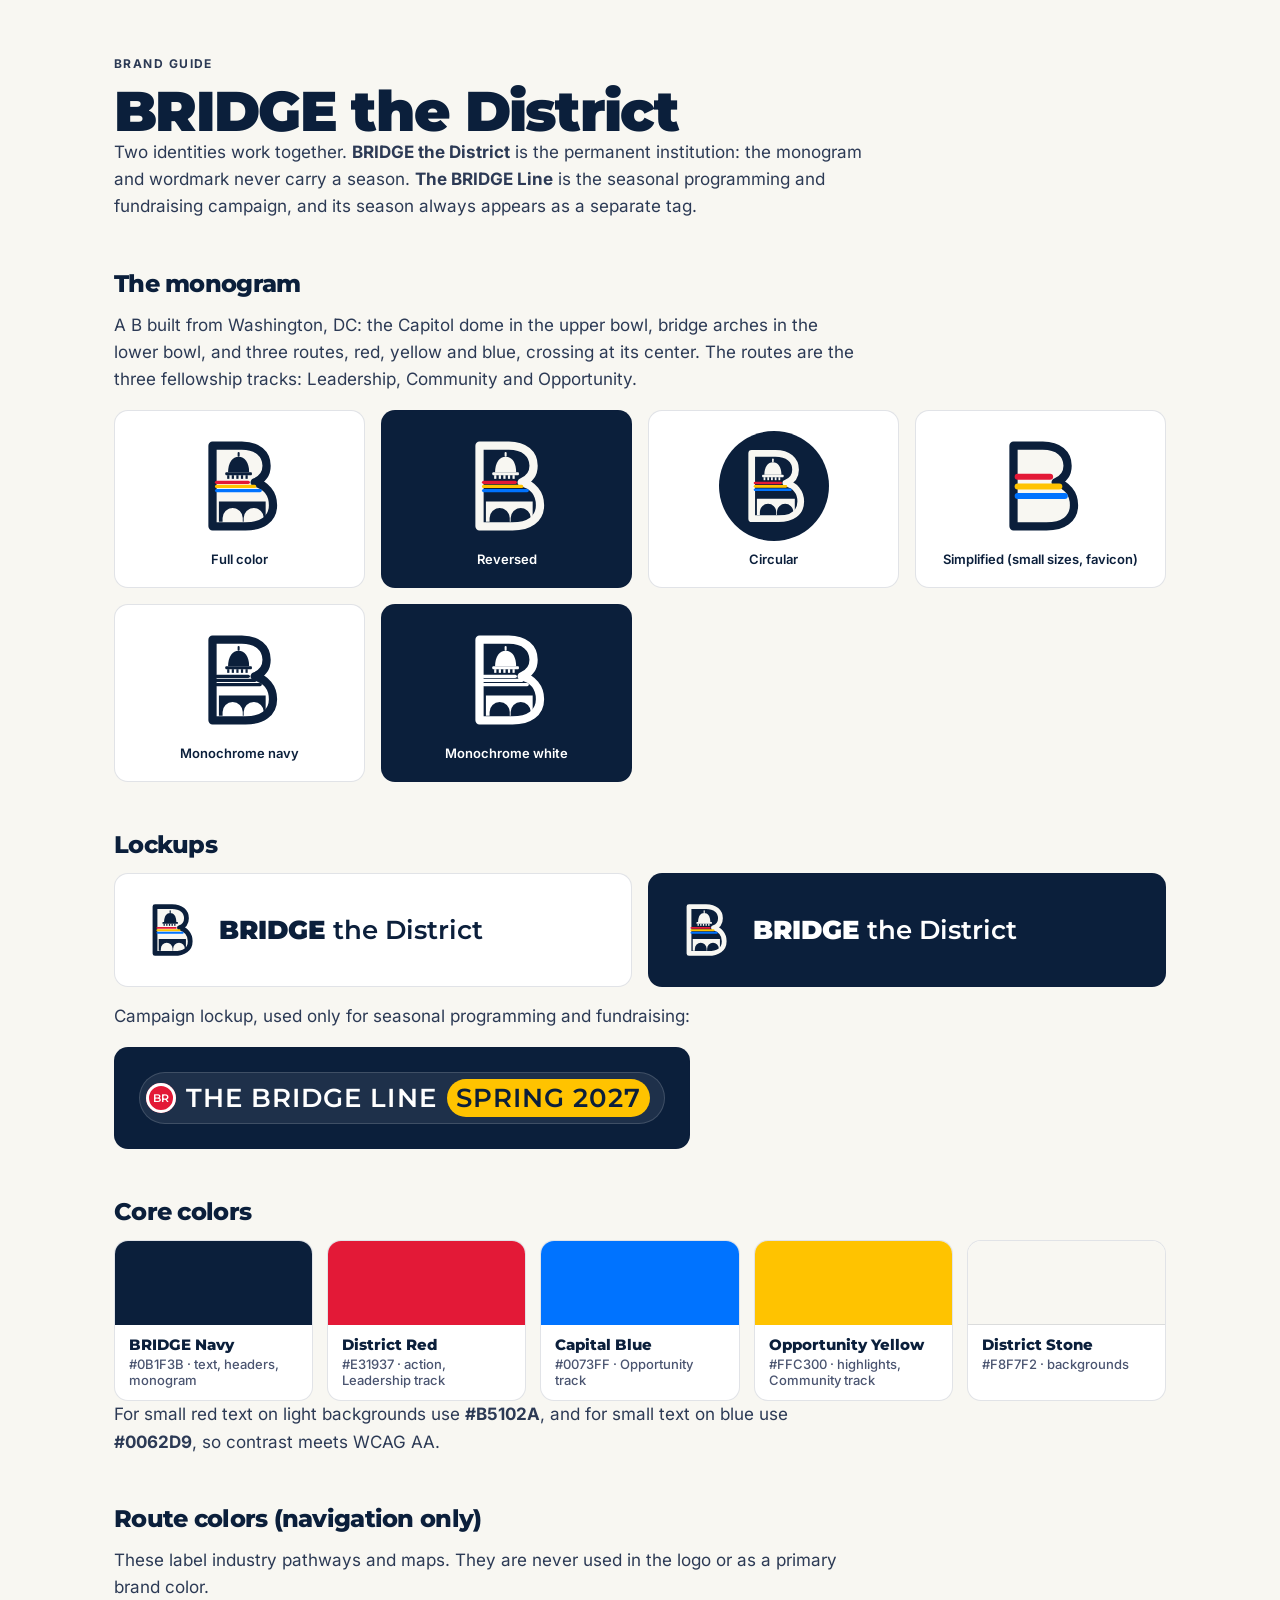
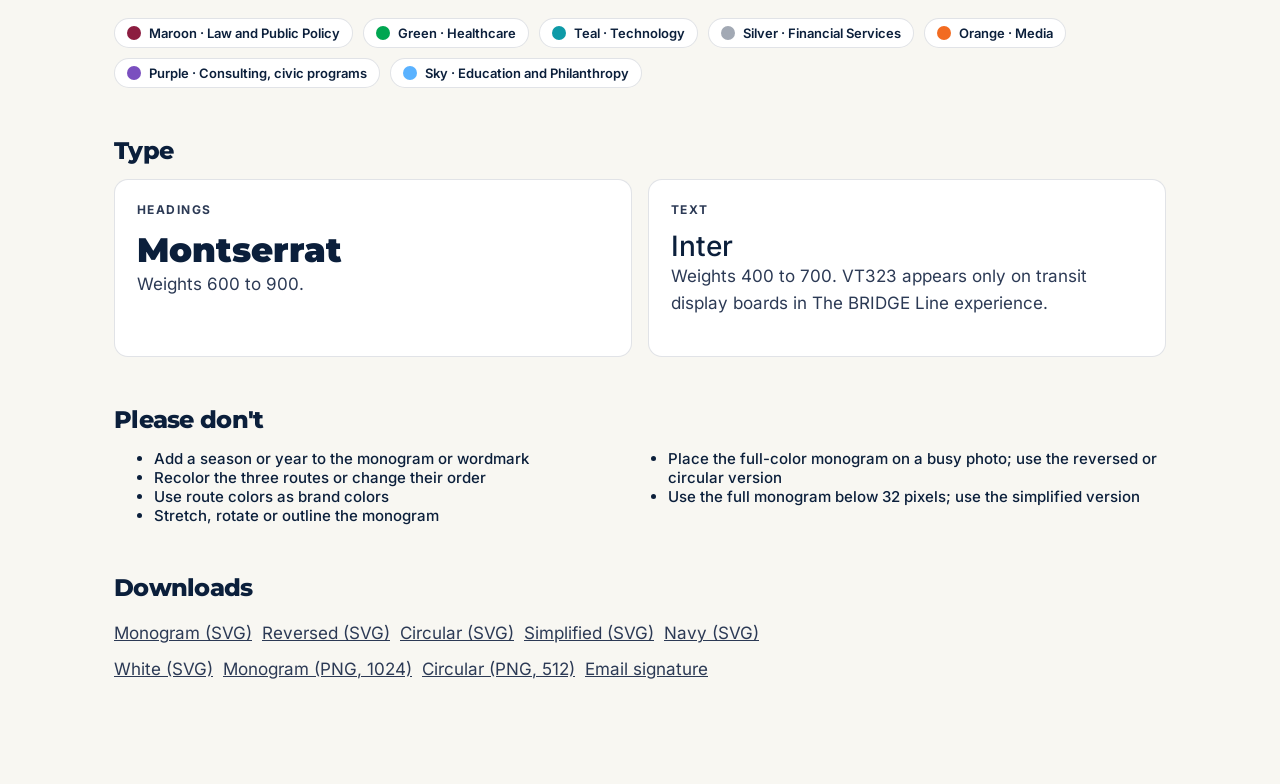
<file: brand.html>
<!DOCTYPE html>
<html lang="en">
<head>
<meta charset="utf-8">
<meta name="viewport" content="width=device-width, initial-scale=1">
<title>Brand guide · BRIDGE the District</title>
<meta name="robots" content="noindex">
<link rel="icon" href="favicon.svg" type="image/svg+xml">
<link rel="stylesheet" href="assets/css/fonts.css">
<link rel="stylesheet" href="assets/css/system.css">
<link rel="stylesheet" href="assets/css/brand.css">
<style>
body{background:#F8F7F2;color:#0B1F3B;margin:0}
.bg-wrap{max-width:1100px;margin:0 auto;padding:56px 24px 80px}
.bg-wrap h1{font:900 clamp(34px,5vw,56px)/1 Montserrat,sans-serif;letter-spacing:-.03em;margin:0}
.bg-wrap h2{font:800 24px Montserrat,sans-serif;margin:48px 0 14px}
.bg-wrap p{max-width:68ch;color:#2c3a55}
.k{font:700 12px Inter,sans-serif;letter-spacing:.12em;text-transform:uppercase;color:#B5102A}
.grid{display:grid;grid-template-columns:repeat(auto-fill,minmax(200px,1fr));gap:16px}
.tile{border-radius:14px;border:1px solid #0B1F3B1f;background:#fff;padding:20px;display:grid;gap:10px;justify-items:center;text-align:center;font:600 13px Inter,sans-serif}
.tile.dk{background:#0B1F3B;color:#fff}
.tile img{width:110px;height:110px}
.lock{display:flex;align-items:center;gap:16px;padding:24px;border-radius:14px;background:#fff;border:1px solid #0B1F3B1f}
.lock.dk{background:#0B1F3B;color:#fff}
.lock img{width:64px;height:64px}
.lock span{font:600 26px Montserrat,sans-serif}.lock b{font-weight:900}
.sw{display:grid;grid-template-columns:repeat(auto-fill,minmax(180px,1fr));gap:14px}
.sw div{border-radius:14px;overflow:hidden;border:1px solid #0B1F3B1f;background:#fff}
.sw i{display:block;height:84px}
.sw b{display:block;padding:10px 14px 0;font:800 15px Montserrat,sans-serif}
.sw small{display:block;padding:2px 14px 12px;font:500 13px Inter,sans-serif;color:#4a5470}
.routes{display:flex;flex-wrap:wrap;gap:10px}
.routes span{display:inline-flex;align-items:center;gap:8px;padding:6px 12px;border-radius:999px;background:#fff;border:1px solid #0B1F3B1f;font:600 13px Inter,sans-serif}
.routes i{width:14px;height:14px;border-radius:50%}
.type{display:grid;grid-template-columns:1fr 1fr;gap:16px}
.type div{padding:22px;border-radius:14px;background:#fff;border:1px solid #0B1F3B1f}
.dont{columns:2;font:500 15px Inter,sans-serif}
.dl a{display:inline-block;margin:4px 10px 4px 0}
@media(max-width:700px){.type{grid-template-columns:1fr}.dont{columns:1}}
</style>
</head>
<body>
<main class="bg-wrap">
 <p class="k">Brand guide</p>
 <h1>BRIDGE the District</h1>
 <p>Two identities work together. <b>BRIDGE the District</b> is the permanent institution: the monogram and wordmark never carry a season. <b>The BRIDGE Line</b> is the seasonal programming and fundraising campaign, and its season always appears as a separate tag.</p>

 <h2>The monogram</h2>
 <p>A B built from Washington, DC: the Capitol dome in the upper bowl, bridge arches in the lower bowl, and three routes, red, yellow and blue, crossing at its center. The routes are the three fellowship tracks: Leadership, Community and Opportunity.</p>
 <div class="grid">
  <div class="tile"><img src="assets/brand/monogram.svg" alt="Full-color monogram">Full color</div>
  <div class="tile dk"><img src="assets/brand/monogram-reversed.svg" alt="Reversed monogram">Reversed</div>
  <div class="tile"><img src="assets/brand/monogram-circle.svg" alt="Circular monogram">Circular</div>
  <div class="tile"><img src="assets/brand/monogram-simplified.svg" alt="Simplified monogram">Simplified (small sizes, favicon)</div>
  <div class="tile"><img src="assets/brand/monogram-mono-navy.svg" alt="One-color navy monogram">Monochrome navy</div>
  <div class="tile dk"><img src="assets/brand/monogram-mono-white.svg" alt="One-color white monogram">Monochrome white</div>
 </div>

 <h2>Lockups</h2>
 <div class="grid" style="grid-template-columns:1fr 1fr">
  <div class="lock"><img src="assets/brand/monogram.svg" alt=""><span><b>BRIDGE</b> the District</span></div>
  <div class="lock dk"><img src="assets/brand/monogram-reversed.svg" alt=""><span><b>BRIDGE</b> the District</span></div>
 </div>
 <p style="margin-top:16px">Campaign lockup, used only for seasonal programming and fundraising:</p>
 <div class="lock dk" style="display:inline-flex"><div class="campaign" style="margin:0"><span class="cl-bul">BR</span><span class="cl-name">The BRIDGE Line</span><span class="cl-season">Spring 2027</span></div></div>

 <h2>Core colors</h2>
 <div class="sw">
  <div><i style="background:#0B1F3B"></i><b>BRIDGE Navy</b><small>#0B1F3B · text, headers, monogram</small></div>
  <div><i style="background:#E31937"></i><b>District Red</b><small>#E31937 · action, Leadership track</small></div>
  <div><i style="background:#0073FF"></i><b>Capital Blue</b><small>#0073FF · Opportunity track</small></div>
  <div><i style="background:#FFC300"></i><b>Opportunity Yellow</b><small>#FFC300 · highlights, Community track</small></div>
  <div><i style="background:#F8F7F2;border-bottom:1px solid #0B1F3B1f"></i><b>District Stone</b><small>#F8F7F2 · backgrounds</small></div>
 </div>
 <p>For small red text on light backgrounds use <b>#B5102A</b>, and for small text on blue use <b>#0062D9</b>, so contrast meets WCAG AA.</p>
 <h2>Route colors (navigation only)</h2>
 <p>These label industry pathways and maps. They are never used in the logo or as a primary brand color.</p>
 <div class="routes"><span><i style="background:#8C1D40"></i>Maroon · Law and Public Policy</span><span><i style="background:#00A651"></i>Green · Healthcare</span><span><i style="background:#0E9AA7"></i>Teal · Technology</span><span><i style="background:#A2A9B4"></i>Silver · Financial Services</span><span><i style="background:#F26B21"></i>Orange · Media</span><span><i style="background:#7A4FBF"></i>Purple · Consulting, civic programs</span><span><i style="background:#5AB2FF"></i>Sky · Education and Philanthropy</span></div>

 <h2>Type</h2>
 <div class="type"><div><p class="k">Headings</p><p style="font:900 34px Montserrat,sans-serif;color:#0B1F3B;margin:6px 0 0">Montserrat</p><p>Weights 600 to 900.</p></div><div><p class="k">Text</p><p style="font:500 28px Inter,sans-serif;color:#0B1F3B;margin:6px 0 0">Inter</p><p>Weights 400 to 700. VT323 appears only on transit display boards in The BRIDGE Line experience.</p></div></div>

 <h2>Please don't</h2>
 <ul class="dont"><li>Add a season or year to the monogram or wordmark</li><li>Recolor the three routes or change their order</li><li>Use route colors as brand colors</li><li>Stretch, rotate or outline the monogram</li><li>Place the full-color monogram on a busy photo; use the reversed or circular version</li><li>Use the full monogram below 32 pixels; use the simplified version</li></ul>

 <h2>Downloads</h2>
 <p class="dl"><a href="assets/brand/monogram.svg" download>Monogram (SVG)</a><a href="assets/brand/monogram-reversed.svg" download>Reversed (SVG)</a><a href="assets/brand/monogram-circle.svg" download>Circular (SVG)</a><a href="assets/brand/monogram-simplified.svg" download>Simplified (SVG)</a><a href="assets/brand/monogram-mono-navy.svg" download>Navy (SVG)</a><a href="assets/brand/monogram-mono-white.svg" download>White (SVG)</a><a href="assets/brand/monogram-1024.png" download>Monogram (PNG, 1024)</a><a href="assets/brand/monogram-circle-512.png" download>Circular (PNG, 512)</a><a href="assets/brand/email-signature.html">Email signature</a></p>
</main>
</body>
</html>
</file>
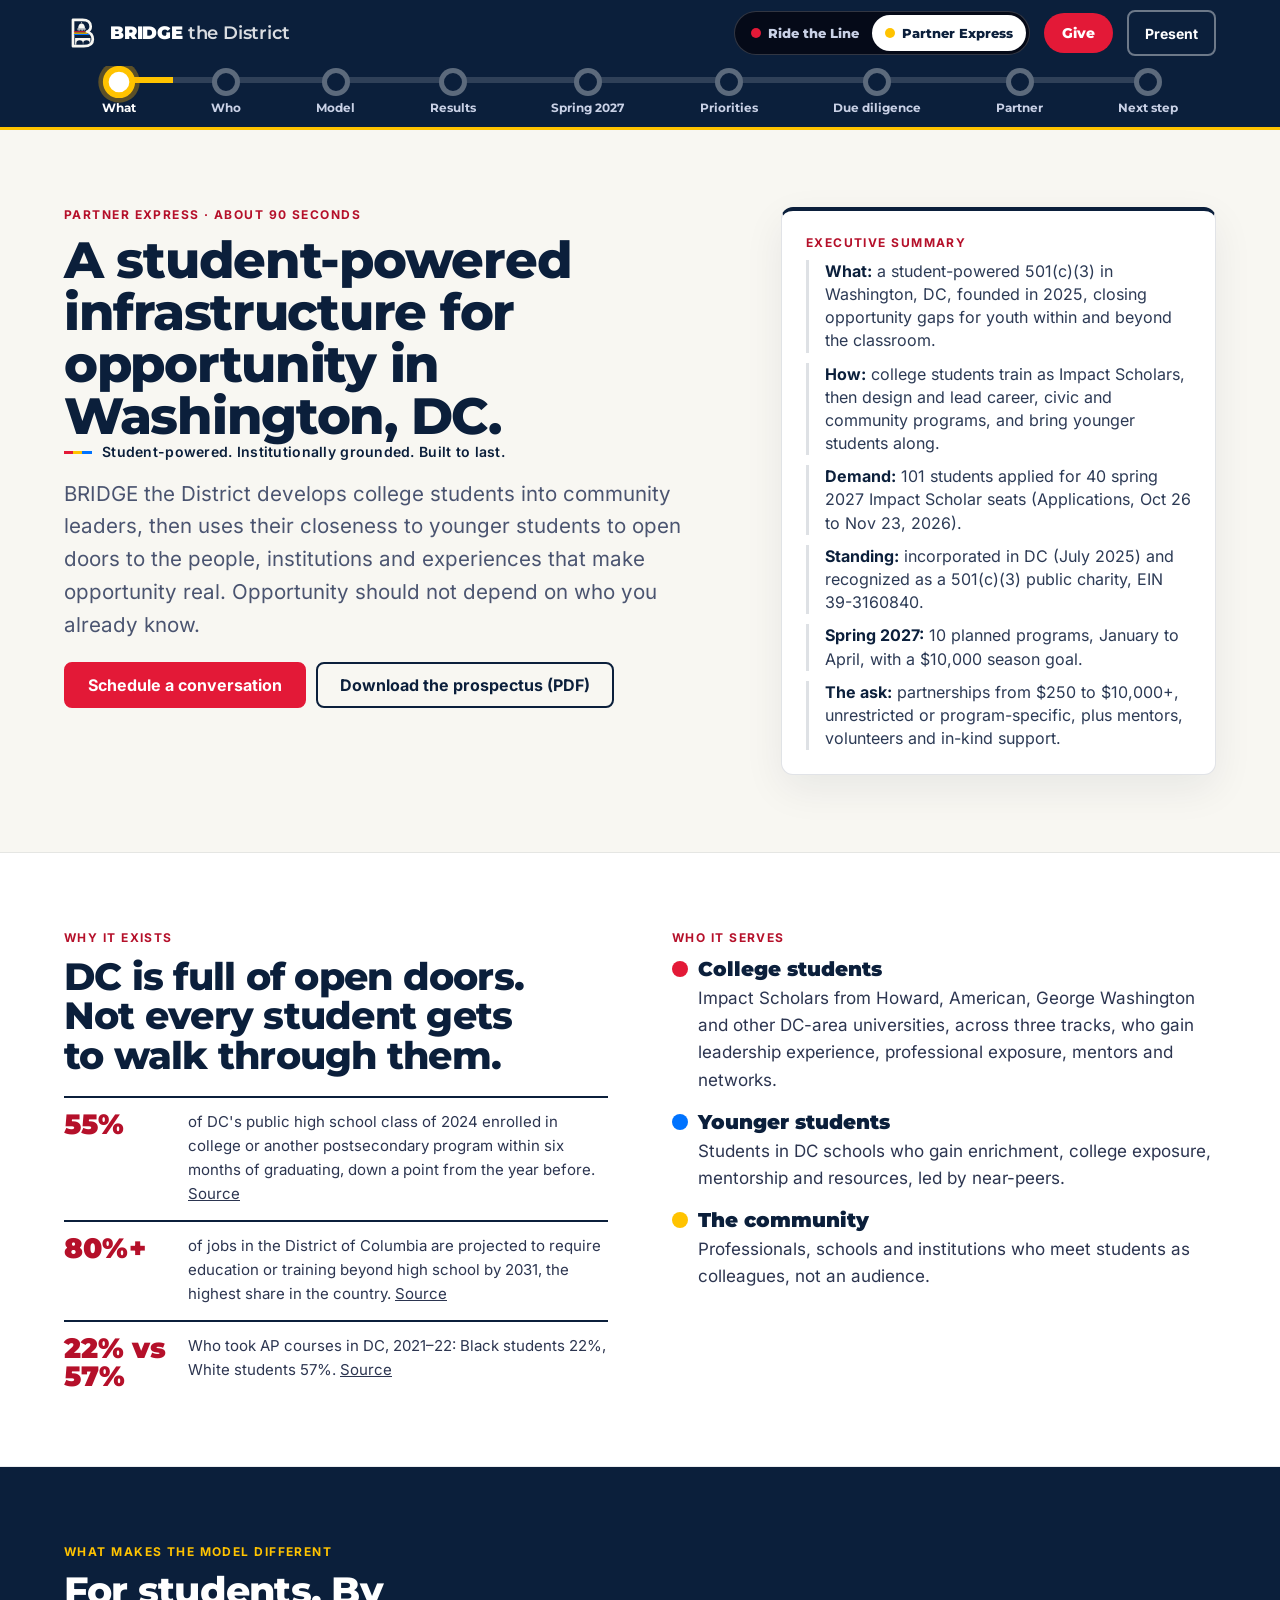
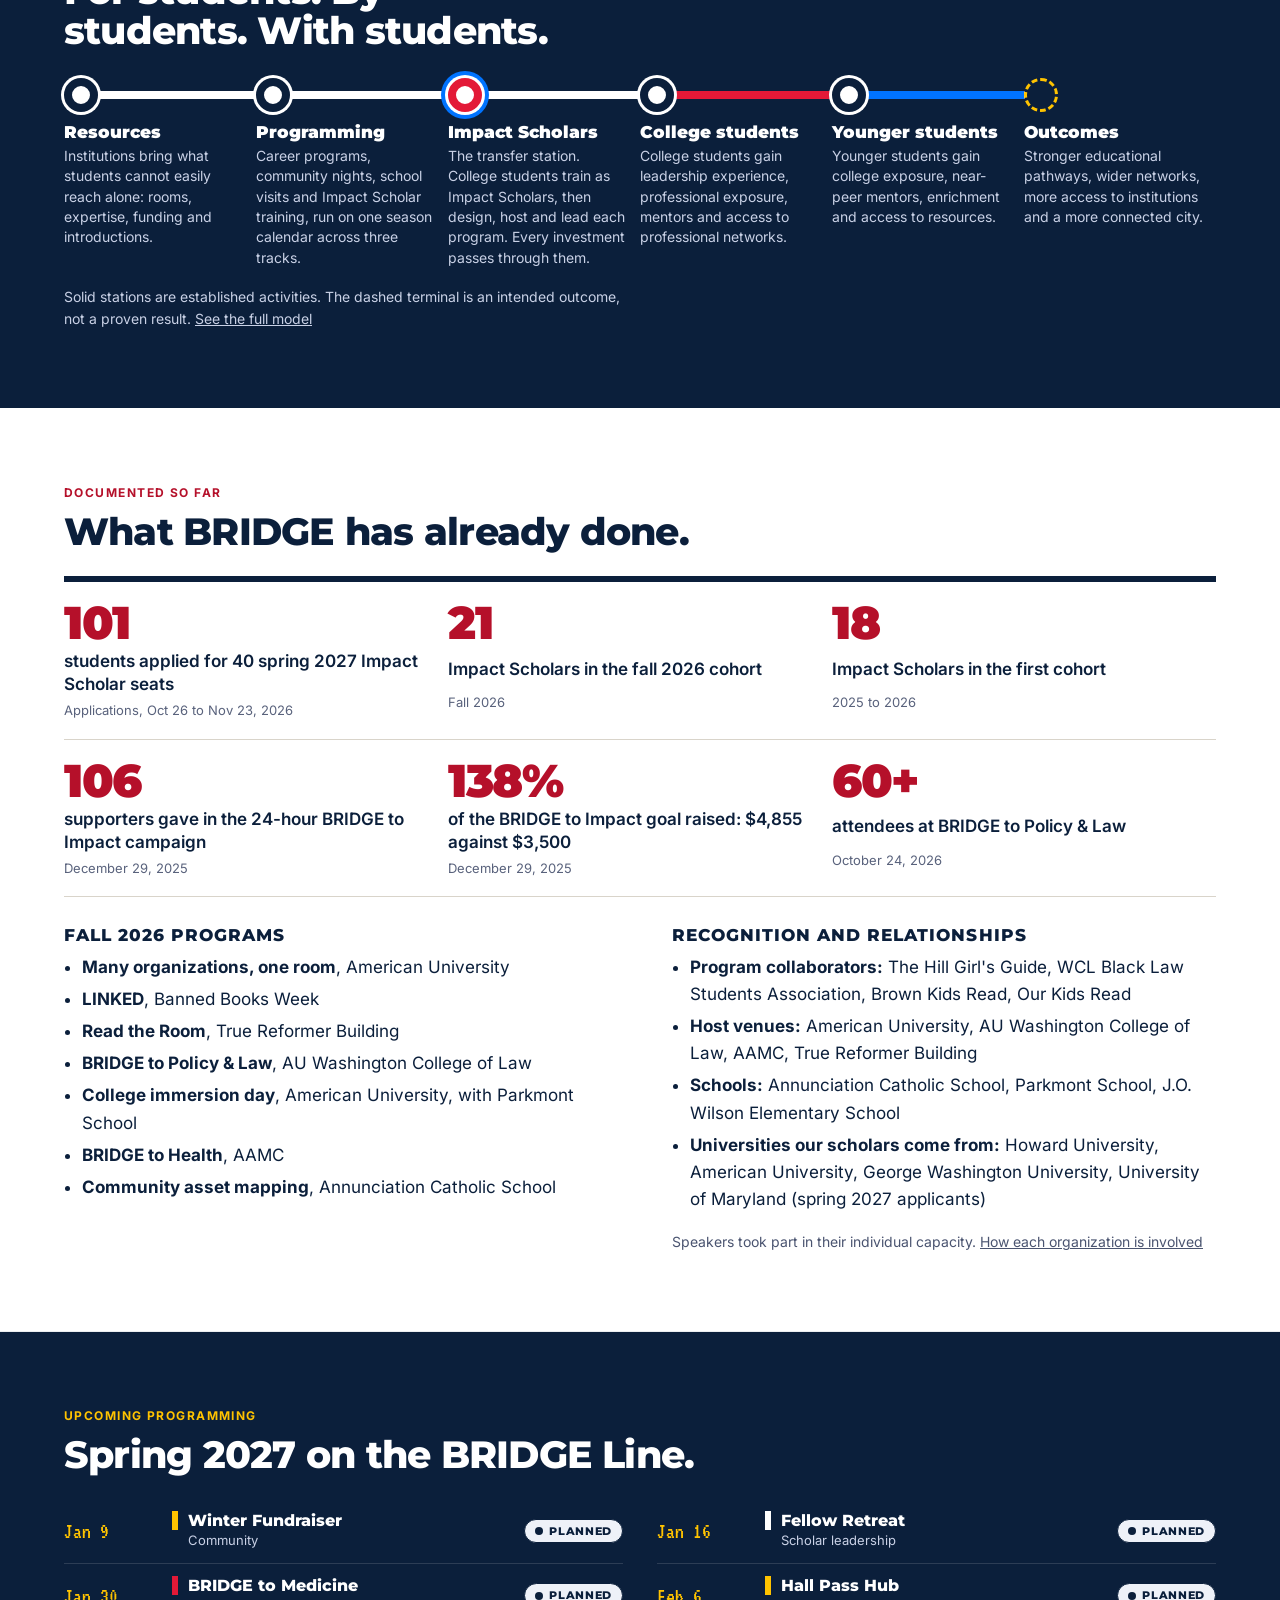
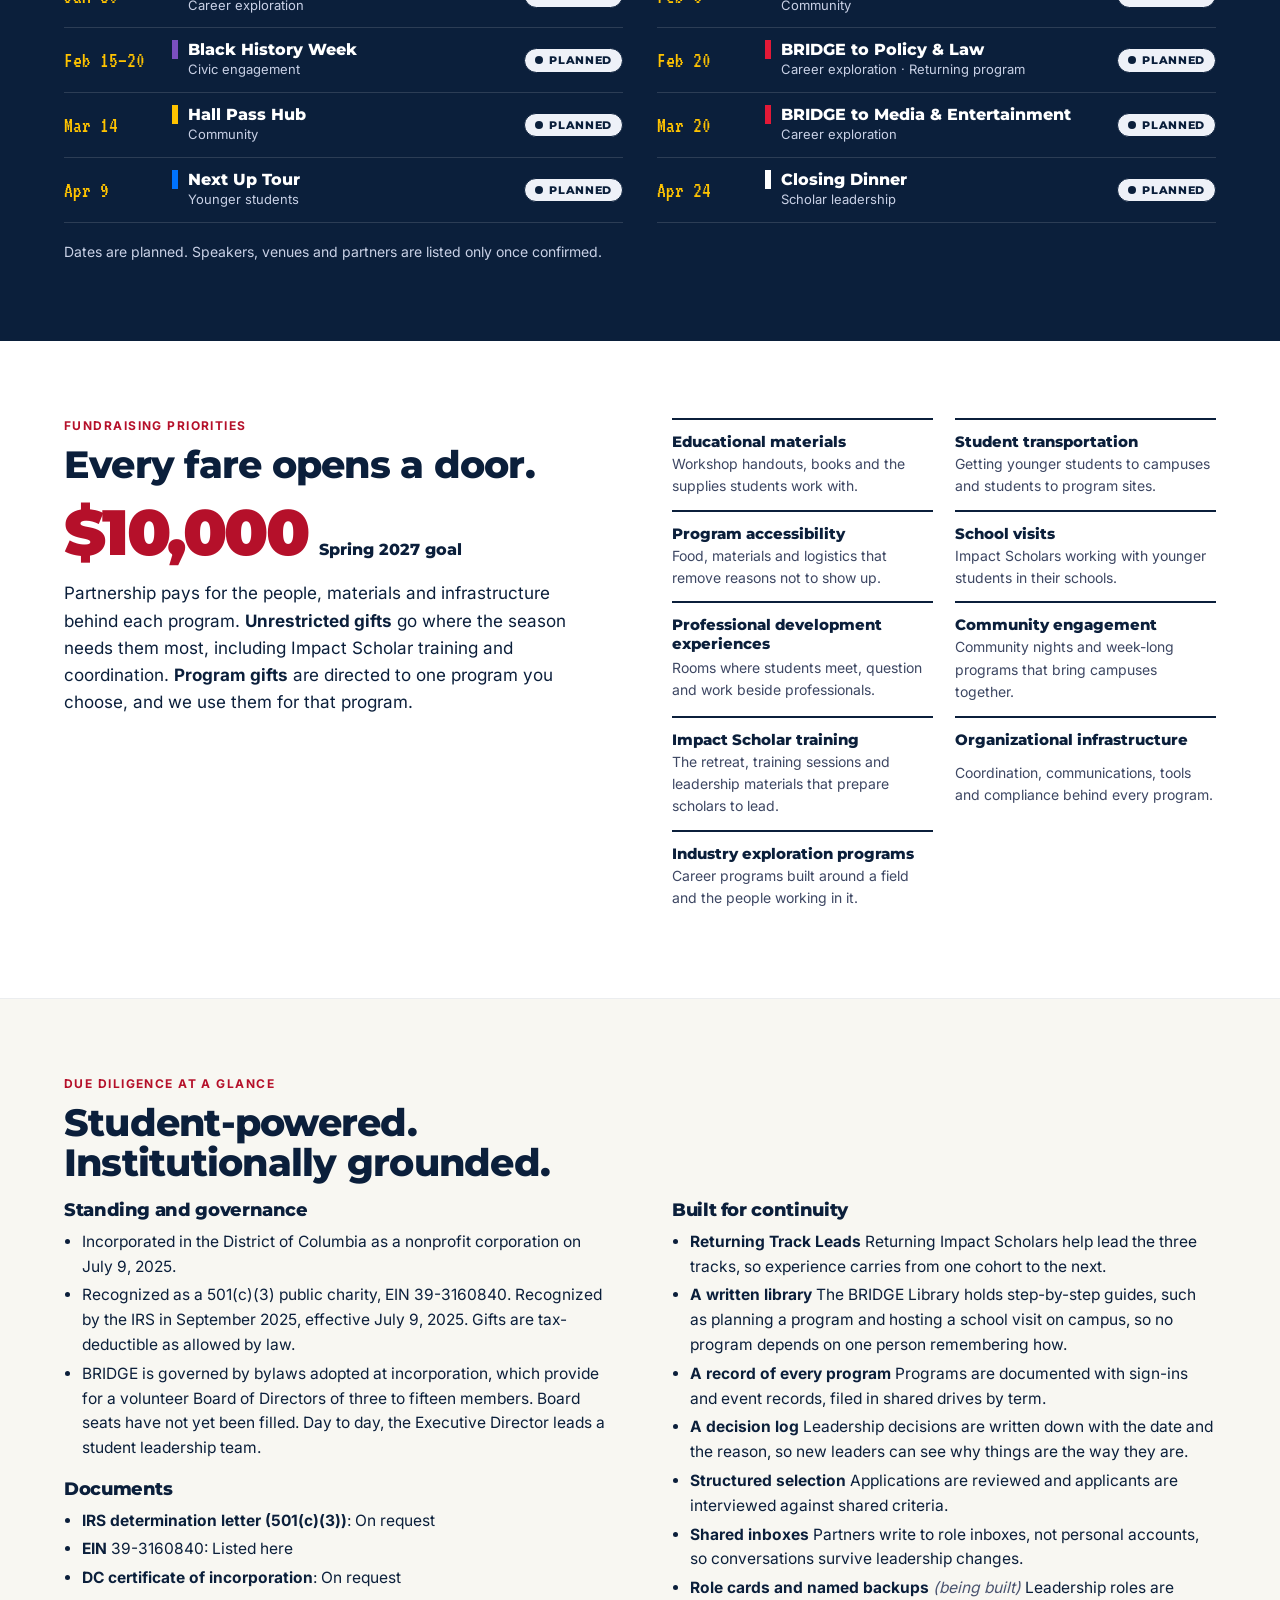
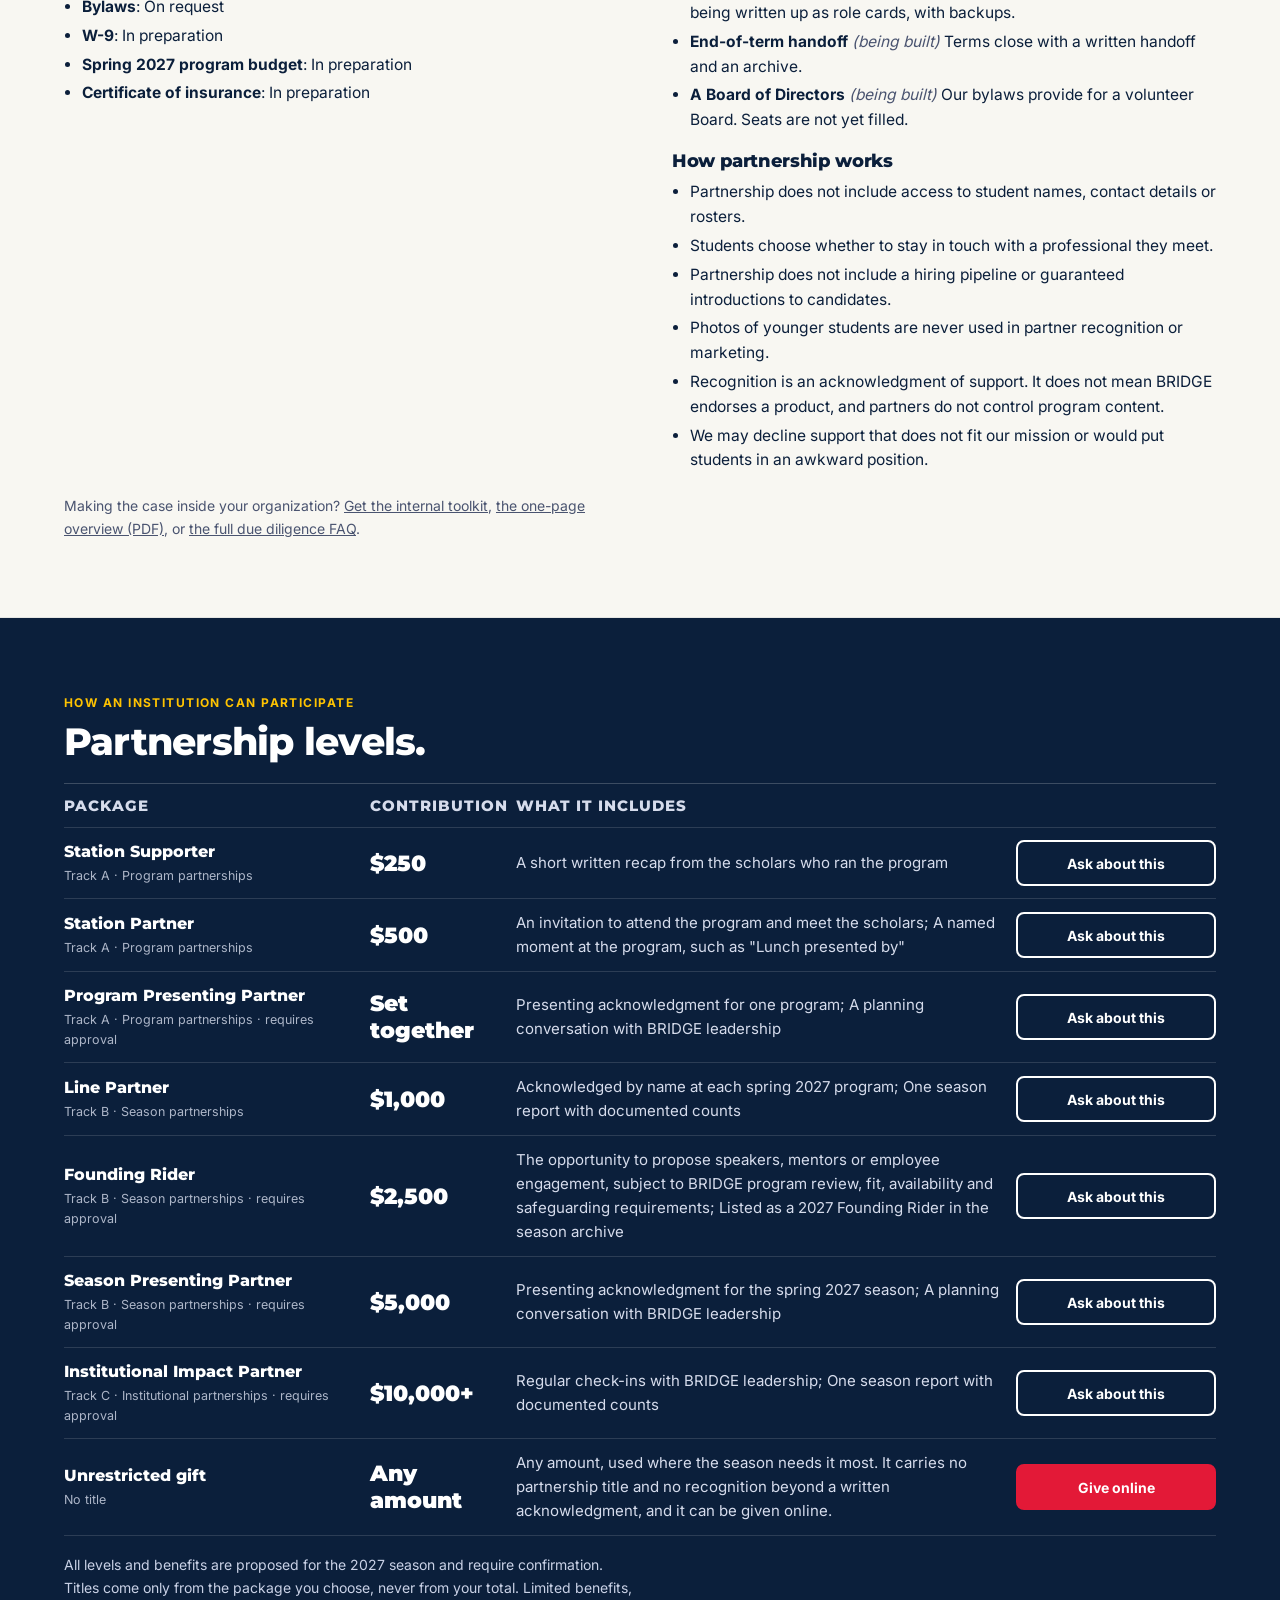
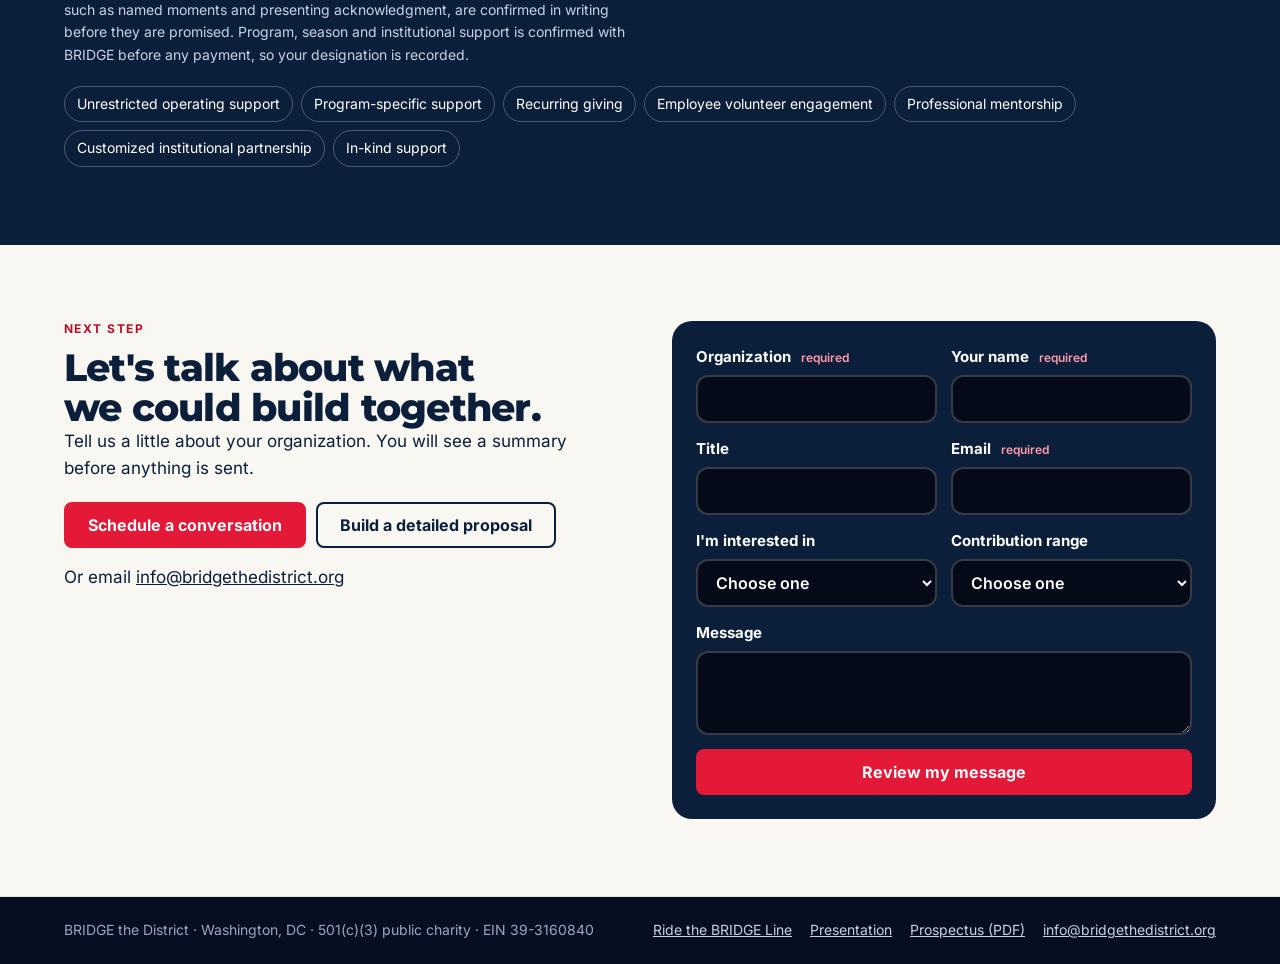
<file: express.html>
<!DOCTYPE html>
<html lang="en">
<head>
<meta charset="utf-8">
<meta name="viewport" content="width=device-width, initial-scale=1">
<title>Partner Express · BRIDGE the District in 90 seconds</title>
<meta name="description" content="The executive summary of BRIDGE the District: what it is, who it serves, what it has done, the spring 2027 season, fundraising priorities and how to partner.">
<link rel="canonical" href="https://englandomotanwa-sys.github.io/bridge-2027/express.html">
<meta property="og:type" content="website">
<meta property="og:site_name" content="BRIDGE the District">
<meta property="og:title" content="Partner Express · BRIDGE the District in 90 seconds">
<meta property="og:description" content="A student-powered infrastructure for opportunity in Washington, DC. The executive summary for partners and funders.">
<meta property="og:url" content="https://englandomotanwa-sys.github.io/bridge-2027/express.html">
<meta property="og:image" content="https://englandomotanwa-sys.github.io/bridge-2027/assets/og-image.jpg">
<meta property="og:image:width" content="1200">
<meta property="og:image:height" content="630">
<meta name="twitter:card" content="summary_large_image">
<meta name="theme-color" content="#0B1F3B">
<link rel="icon" href="favicon.svg" type="image/svg+xml">
<link rel="icon" href="favicon-32.png" sizes="32x32" type="image/png">
<link rel="apple-touch-icon" href="apple-touch-icon.png">
<link rel="preload" href="assets/fonts/montserrat-latin-900-normal.woff2" as="font" type="font/woff2" crossorigin>
<link rel="stylesheet" href="assets/css/fonts.css">
<link rel="stylesheet" href="assets/css/system.css">
<link rel="stylesheet" href="assets/css/express.css">
<link rel="stylesheet" href="assets/css/brand.css">
</head>
<body class="xpage">
<a class="skip" href="#main">Skip to content</a>
<header class="xhead">
 <nav aria-label="Main">
  <a class="logo" href="index.html"><img class="mono" src="assets/brand/monogram-reversed.svg" alt="" width="34" height="34"><span>BRIDGE<span class="lt"> the District</span></span></a>
  <div class="lineswitch" role="group" aria-label="Choose an experience"><a href="index.html"><i class="ls-red" aria-hidden="true"></i>Ride the Line</a><a href="express.html" aria-current="page"><i class="ls-amber" aria-hidden="true"></i>Partner Express</a></div>
  <a class="give" data-href="give" href="https://givebutter.com/ride-the-bridge-line-2027-nyda1s" target="_blank" rel="noopener">Give</a>
  <a class="btn xpresent" href="present.html">Present</a>
 </nav>
 <ol class="xline" id="xline" aria-label="Partner Express stops">
  <li><a href="#what"><i></i><span>What</span></a></li>
  <li><a href="#who"><i></i><span>Who</span></a></li>
  <li><a href="#model"><i></i><span>Model</span></a></li>
  <li><a href="#done"><i></i><span>Results</span></a></li>
  <li><a href="#spring"><i></i><span>Spring 2027</span></a></li>
  <li><a href="#priorities"><i></i><span>Priorities</span></a></li>
  <li><a href="#trust"><i></i><span>Due diligence</span></a></li>
  <li><a href="#join"><i></i><span>Partner</span></a></li>
  <li><a href="#talk"><i></i><span>Next step</span></a></li>
 </ol>
</header>

<main id="main">
<section class="xs xhero" id="what" aria-labelledby="whatH">
 <div class="xwrap xhero-grid">
  <div>
   <p class="xk"><span class="bul ex" aria-hidden="true">EX</span>Partner Express · about 90 seconds</p>
   <h1 id="whatH">A student-powered infrastructure for opportunity in Washington, DC.</h1>
   <p class="xpos">Student-powered. Institutionally grounded. Built to last.</p>
   <p class="xlede">BRIDGE the District develops college students into community leaders, then uses their closeness to younger students to open doors to the people, institutions and experiences that make opportunity real. Opportunity should not depend on who you already know.</p>
   <div class="xbtns"><a class="btn solid" data-href="talk" href="#talk">Schedule a conversation</a><a class="btn" data-href="prospectus" href="downloads/BRIDGE-the-District-Partnership-Prospectus-2027.pdf" download>Download the prospectus (PDF)</a></div>
  </div>
  <aside class="xsum" aria-labelledby="sumH">
   <h2 id="sumH">Executive summary</h2>
   <ul>
    <li><b>What:</b> a student-powered 501(c)(3) in Washington, DC, founded in 2025, closing opportunity gaps for youth within and beyond the classroom.</li>
    <li><b>How:</b> college students train as Impact Scholars, then design and lead career, civic and community programs, and bring younger students along.</li>
    <li><b>Demand:</b> <span data-metric="apps">101 students applied for 40 spring 2027 Impact Scholar seats (Applications, Oct 26 to Nov 23, 2026)</span>.</li>
    <li><b>Standing:</b> incorporated in DC (July 2025) and recognized as a 501(c)(3) public charity, EIN 39-3160840.</li>
    <li><b>Spring 2027:</b> <span id="progCount">10</span> planned programs, January to April, with a <span data-bind="goal">$10,000</span> season goal.</li>
    <li><b>The ask:</b> partnerships from $250 to $10,000+, unrestricted or program-specific, plus mentors, volunteers and in-kind support.</li>
   </ul>
  </aside>
 </div>
</section>

<section class="xs" id="who" aria-labelledby="whoH">
 <div class="xwrap x2">
  <div>
   <p class="xk">Why it exists</p>
   <h2 id="whoH">DC is full of open doors. Not every student gets to walk through them.</h2>
   <ul class="xgap" id="xgap"><!--pre--><li><b>55%</b><span>of DC's public high school class of 2024 enrolled in college or another postsecondary program within six months of graduating, down a point from the year before. <a href="https://www.dcpolicycenter.org/publications/stateofdcschools2024-25/" target="_blank" rel="noopener">Source</a></span></li><li><b>80%+</b><span>of jobs in the District of Columbia are projected to require education or training beyond high school by 2031, the highest share in the country. <a href="https://cew.georgetown.edu/cew-reports/projections2031/" target="_blank" rel="noopener">Source</a></span></li><li><b>22% vs 57%</b><span>Who took AP courses in DC, 2021–22: Black students 22%, White students 57%. <a href="https://www.dcracialequity.org/achievement-gap-brief" target="_blank" rel="noopener">Source</a></span></li><!--/pre--></ul>
  </div>
  <div>
   <p class="xk">Who it serves</p>
   <dl class="xwho">
    <div><dt><i style="background:var(--red)"></i>College students</dt><dd>Impact Scholars from Howard, American, George Washington and other DC-area universities, across three tracks, who gain leadership experience, professional exposure, mentors and networks.</dd></div>
    <div><dt><i style="background:var(--blue)"></i>Younger students</dt><dd>Students in DC schools who gain enrichment, college exposure, mentorship and resources, led by near-peers.</dd></div>
    <div><dt><i style="background:var(--amber)"></i>The community</dt><dd>Professionals, schools and institutions who meet students as colleagues, not an audience.</dd></div>
   </dl>
  </div>
 </div>
</section>

<section class="xs xdark" id="model" aria-labelledby="modelH">
 <div class="xwrap">
  <p class="xk">What makes the model different</p>
  <h2 id="modelH">For students. By students. With students.</h2>
  <ol class="xroute" id="xroute"><!--pre--><li class="k-established"><i aria-hidden="true"></i><b>Resources</b><span>Institutions bring what students cannot easily reach alone: rooms, expertise, funding and introductions.</span></li><li class="k-established"><i aria-hidden="true"></i><b>Programming</b><span>Career programs, community nights, school visits and Impact Scholar training, run on one season calendar across three tracks.</span></li><li class="k-transfer"><i aria-hidden="true"></i><b>Impact Scholars</b><span>The transfer station. College students train as Impact Scholars, then design, host and lead each program. Every investment passes through them.</span></li><li class="k-branch l-red"><i aria-hidden="true"></i><b>College students</b><span>College students gain leadership experience, professional exposure, mentors and access to professional networks.</span></li><li class="k-branch l-blue"><i aria-hidden="true"></i><b>Younger students</b><span>Younger students gain college exposure, near-peer mentors, enrichment and access to resources.</span></li><li class="k-intended"><i aria-hidden="true"></i><b>Outcomes</b><span>Stronger educational pathways, wider networks, more access to institutions and a more connected city.</span></li><!--/pre--></ol>
  <p class="xnote">Solid stations are established activities. The dashed terminal is an intended outcome, not a proven result. <a href="index.html#model">See the full model</a></p>
 </div>
</section>

<section class="xs" id="done" aria-labelledby="doneH">
 <div class="xwrap">
  <p class="xk">Documented so far</p>
  <h2 id="doneH">What BRIDGE has already done.</h2>
  <ul class="xmetrics" data-render="impactCompact"><!--pre--><li><b>101</b><span>students applied for 40 spring 2027 Impact Scholar seats</span><small>Applications, Oct 26 to Nov 23, 2026</small></li><li><b>21</b><span>Impact Scholars in the fall 2026 cohort</span><small>Fall 2026</small></li><li><b>18</b><span>Impact Scholars in the first cohort</span><small>2025 to 2026</small></li><li><b>106</b><span>supporters gave in the 24-hour BRIDGE to Impact campaign</span><small>December 29, 2025</small></li><li><b>138%</b><span>of the BRIDGE to Impact goal raised: $4,855 against $3,500</span><small>December 29, 2025</small></li><li><b>60+</b><span>attendees at BRIDGE to Policy &amp; Law</span><small>October 24, 2026</small></li><!--/pre--></ul>
  <div class="x2 xpast">
   <div><h3>Fall 2026 programs</h3><ul id="xpast"><!--pre--><li><b>Many organizations, one room</b>, American University</li><li><b>LINKED</b>, Banned Books Week</li><li><b>Read the Room</b>, True Reformer Building</li><li><b>BRIDGE to Policy &amp; Law</b>, AU Washington College of Law</li><li><b>College immersion day</b>, American University, with Parkmont School</li><li><b>BRIDGE to Health</b>, AAMC</li><li><b>Community asset mapping</b>, Annunciation Catholic School</li><!--/pre--></ul></div>
   <div><h3>Recognition and relationships</h3><ul id="xrel"><!--pre--><li><b>Program collaborators:</b> The Hill Girl's Guide, WCL Black Law Students Association, Brown Kids Read, Our Kids Read</li><li><b>Host venues:</b> American University, AU Washington College of Law, AAMC, True Reformer Building</li><li><b>Schools:</b> Annunciation Catholic School, Parkmont School, J.O. Wilson Elementary School</li><li><b>Universities our scholars come from:</b> Howard University, American University, George Washington University, University of Maryland (spring 2027 applicants)</li><!--/pre--></ul><p class="xnote">Speakers took part in their individual capacity. <a href="index.html#about">How each organization is involved</a></p></div>
  </div>
 </div>
</section>

<section class="xs xdark" id="spring" aria-labelledby="springH">
 <div class="xwrap">
  <p class="xk">Upcoming programming</p>
  <h2 id="springH">Spring 2027 on the BRIDGE Line.</h2>
  <ol class="xprogs" data-render="programsList"><!--pre--><li style="--c:#FFC300"><span class="pd">Jan 9</span><span class="pn"><b>Winter Fundraiser</b><small>Community</small></span><span class="chip chip-planned">Planned</span></li><li style="--c:#ffffff"><span class="pd">Jan 16</span><span class="pn"><b>Fellow Retreat</b><small>Scholar leadership</small></span><span class="chip chip-planned">Planned</span></li><li style="--c:#E31937"><span class="pd">Jan 30</span><span class="pn"><b>BRIDGE to Medicine</b><small>Career exploration</small></span><span class="chip chip-planned">Planned</span></li><li style="--c:#FFC300"><span class="pd">Feb 6</span><span class="pn"><b>Hall Pass Hub</b><small>Community</small></span><span class="chip chip-planned">Planned</span></li><li style="--c:#7A4FBF"><span class="pd">Feb 15–20</span><span class="pn"><b>Black History Week</b><small>Civic engagement</small></span><span class="chip chip-planned">Planned</span></li><li style="--c:#E31937"><span class="pd">Feb 20</span><span class="pn"><b>BRIDGE to Policy &amp; Law</b><small>Career exploration · Returning program</small></span><span class="chip chip-planned">Planned</span></li><li style="--c:#FFC300"><span class="pd">Mar 14</span><span class="pn"><b>Hall Pass Hub</b><small>Community</small></span><span class="chip chip-planned">Planned</span></li><li style="--c:#E31937"><span class="pd">Mar 20</span><span class="pn"><b>BRIDGE to Media &amp; Entertainment</b><small>Career exploration</small></span><span class="chip chip-planned">Planned</span></li><li style="--c:#0073FF"><span class="pd">Apr 9</span><span class="pn"><b>Next Up Tour</b><small>Younger students</small></span><span class="chip chip-planned">Planned</span></li><li style="--c:#ffffff"><span class="pd">Apr 24</span><span class="pn"><b>Closing Dinner</b><small>Scholar leadership</small></span><span class="chip chip-planned">Planned</span></li><!--/pre--></ol>
  <p class="xnote" data-bind-note="programs"></p>
 </div>
</section>

<section class="xs" id="priorities" aria-labelledby="priH">
 <div class="xwrap x2">
  <div>
   <p class="xk">Fundraising priorities</p>
   <h2 id="priH">Every fare opens a door.</h2>
   <div class="xgoal" data-render="goal"><!--pre--><b>$10,000</b><span>Spring 2027 goal</span><!--/pre--></div>
   <p>Partnership pays for the people, materials and infrastructure behind each program. <b>Unrestricted gifts</b> go where the season needs them most, including Impact Scholar training and coordination. <b>Program gifts</b> are directed to one program you choose, and we use them for that program.</p>
  </div>
  <ul class="xcost" id="xcost"><!--pre--><li><b>Educational materials</b><span>Workshop handouts, books and the supplies students work with.</span></li><li><b>Student transportation</b><span>Getting younger students to campuses and students to program sites.</span></li><li><b>Program accessibility</b><span>Food, materials and logistics that remove reasons not to show up.</span></li><li><b>School visits</b><span>Impact Scholars working with younger students in their schools.</span></li><li><b>Professional development experiences</b><span>Rooms where students meet, question and work beside professionals.</span></li><li><b>Community engagement</b><span>Community nights and week-long programs that bring campuses together.</span></li><li><b>Impact Scholar training</b><span>The retreat, training sessions and leadership materials that prepare scholars to lead.</span></li><li><b>Organizational infrastructure</b><span>Coordination, communications, tools and compliance behind every program.</span></li><li><b>Industry exploration programs</b><span>Career programs built around a field and the people working in it.</span></li><!--/pre--></ul>
 </div>
</section>

<section class="xs" id="trust" aria-labelledby="trustH">
 <div class="xwrap">
  <p class="xk">Due diligence at a glance</p>
  <h2 id="trustH">Student-powered. Institutionally grounded.</h2>
  <div class="x2 xtrust">
   <div>
    <h3>Standing and governance</h3>
    <ul class="xfacts" id="xgov"><!--pre--><li>Incorporated in the District of Columbia as a nonprofit corporation on July 9, 2025.</li><li>Recognized as a 501(c)(3) public charity, EIN 39-3160840. Recognized by the IRS in September 2025, effective July 9, 2025. Gifts are tax-deductible as allowed by law.</li><li>BRIDGE is governed by bylaws adopted at incorporation, which provide for a volunteer Board of Directors of three to fifteen members. Board seats have not yet been filled. Day to day, the Executive Director leads a student leadership team.</li><!--/pre--></ul>
    <h3>Documents</h3>
    <ul class="xfacts" id="xdocs"><!--pre--><li><b>IRS determination letter (501(c)(3))</b>: On request</li><li><b>EIN</b> 39-3160840: Listed here</li><li><b>DC certificate of incorporation</b>: On request</li><li><b>Bylaws</b>: On request</li><li><b>W-9</b>: In preparation</li><li><b>Spring 2027 program budget</b>: In preparation</li><li><b>Certificate of insurance</b>: In preparation</li><!--/pre--></ul>
   </div>
   <div>
    <h3>Built for continuity</h3>
    <ul class="xfacts" id="xcont"><!--pre--><li><b>Returning Track Leads</b> Returning Impact Scholars help lead the three tracks, so experience carries from one cohort to the next.</li><li><b>A written library</b> The BRIDGE Library holds step-by-step guides, such as planning a program and hosting a school visit on campus, so no program depends on one person remembering how.</li><li><b>A record of every program</b> Programs are documented with sign-ins and event records, filed in shared drives by term.</li><li><b>A decision log</b> Leadership decisions are written down with the date and the reason, so new leaders can see why things are the way they are.</li><li><b>Structured selection</b> Applications are reviewed and applicants are interviewed against shared criteria.</li><li><b>Shared inboxes</b> Partners write to role inboxes, not personal accounts, so conversations survive leadership changes.</li><li><b>Role cards and named backups</b> <em>(being built)</em> Leadership roles are being written up as role cards, with backups.</li><li><b>End-of-term handoff</b> <em>(being built)</em> Terms close with a written handoff and an archive.</li><li><b>A Board of Directors</b> <em>(being built)</em> Our bylaws provide for a volunteer Board. Seats are not yet filled.</li><!--/pre--></ul>
    <h3>How partnership works</h3>
    <ul class="xfacts" id="xprinc"><!--pre--><li>Partnership does not include access to student names, contact details or rosters.</li><li>Students choose whether to stay in touch with a professional they meet.</li><li>Partnership does not include a hiring pipeline or guaranteed introductions to candidates.</li><li>Photos of younger students are never used in partner recognition or marketing.</li><li>Recognition is an acknowledgment of support. It does not mean BRIDGE endorses a product, and partners do not control program content.</li><li>We may decline support that does not fit our mission or would put students in an awkward position.</li><!--/pre--></ul>
   </div>
  </div>
  <p class="xnote">Making the case inside your organization? <a href="index.html#champion">Get the internal toolkit</a>, <a data-href="overview" href="downloads/BRIDGE-the-District-One-Page-Overview-2027.pdf" download>the one-page overview (PDF)</a>, or <a href="index.html#faq">the full due diligence FAQ</a>.</p>
 </div>
</section>

<section class="xs xdark" id="join" aria-labelledby="joinH">
 <div class="xwrap">
  <p class="xk">How an institution can participate</p>
  <h2 id="joinH">Partnership levels.</h2>
  <div class="xtiers" role="table" aria-label="Partnership levels" id="xtiers"><!--pre--><div class="xtr xth" role="row"><span role="columnheader">Package</span><span role="columnheader">Contribution</span><span role="columnheader">What it includes</span><span role="columnheader"><span class="vh">Action</span></span></div><div class="xtr" role="row"><span role="cell"><b>Station Supporter</b><small>Track A · Program partnerships</small></span><span role="cell" class="xamt">$250</span><span role="cell">A short written recap from the scholars who ran the program</span><span role="cell"><a class="btn" href="mailto:info@bridgethedistrict.org?subject=BRIDGE%20Station%20Supporter%20(%24250)">Ask about this</a></span></div><div class="xtr" role="row"><span role="cell"><b>Station Partner</b><small>Track A · Program partnerships</small></span><span role="cell" class="xamt">$500</span><span role="cell">An invitation to attend the program and meet the scholars; A named moment at the program, such as "Lunch presented by"</span><span role="cell"><a class="btn" href="mailto:info@bridgethedistrict.org?subject=BRIDGE%20Station%20Partner%20(%24500)">Ask about this</a></span></div><div class="xtr" role="row"><span role="cell"><b>Program Presenting Partner</b><small>Track A · Program partnerships · requires approval</small></span><span role="cell" class="xamt">Set together</span><span role="cell">Presenting acknowledgment for one program; A planning conversation with BRIDGE leadership</span><span role="cell"><a class="btn" href="mailto:info@bridgethedistrict.org?subject=BRIDGE%20Program%20Presenting%20Partner%20(Set%20together)">Ask about this</a></span></div><div class="xtr" role="row"><span role="cell"><b>Line Partner</b><small>Track B · Season partnerships</small></span><span role="cell" class="xamt">$1,000</span><span role="cell">Acknowledged by name at each spring 2027 program; One season report with documented counts</span><span role="cell"><a class="btn" href="mailto:info@bridgethedistrict.org?subject=BRIDGE%20Line%20Partner%20(%241%2C000)">Ask about this</a></span></div><div class="xtr" role="row"><span role="cell"><b>Founding Rider</b><small>Track B · Season partnerships · requires approval</small></span><span role="cell" class="xamt">$2,500</span><span role="cell">The opportunity to propose speakers, mentors or employee engagement, subject to BRIDGE program review, fit, availability and safeguarding requirements; Listed as a 2027 Founding Rider in the season archive</span><span role="cell"><a class="btn" href="mailto:info@bridgethedistrict.org?subject=BRIDGE%20Founding%20Rider%20(%242%2C500)">Ask about this</a></span></div><div class="xtr" role="row"><span role="cell"><b>Season Presenting Partner</b><small>Track B · Season partnerships · requires approval</small></span><span role="cell" class="xamt">$5,000</span><span role="cell">Presenting acknowledgment for the spring 2027 season; A planning conversation with BRIDGE leadership</span><span role="cell"><a class="btn" href="mailto:info@bridgethedistrict.org?subject=BRIDGE%20Season%20Presenting%20Partner%20(%245%2C000)">Ask about this</a></span></div><div class="xtr" role="row"><span role="cell"><b>Institutional Impact Partner</b><small>Track C · Institutional partnerships · requires approval</small></span><span role="cell" class="xamt">$10,000+</span><span role="cell">Regular check-ins with BRIDGE leadership; One season report with documented counts</span><span role="cell"><a class="btn" href="mailto:info@bridgethedistrict.org?subject=BRIDGE%20Institutional%20Impact%20Partner%20(%2410%2C000%2B)">Ask about this</a></span></div><div class="xtr" role="row"><span role="cell"><b>Unrestricted gift</b><small>No title</small></span><span role="cell" class="xamt">Any amount</span><span role="cell">Any amount, used where the season needs it most. It carries no partnership title and no recognition beyond a written acknowledgment, and it can be given online.</span><span role="cell"><a class="btn solid" href="https://givebutter.com/ride-the-bridge-line-2027-nyda1s" target="_blank" rel="noopener">Give online</a></span></div><!--/pre--></div>
  <p class="xnote" id="xtiernote"><!--pre-->All levels and benefits are proposed for the 2027 season and require confirmation. Titles come only from the package you choose, never from your total. Limited benefits, such as named moments and presenting acknowledgment, are confirmed in writing before they are promised. Program, season and institutional support is confirmed with BRIDGE before any payment, so your designation is recorded.<!--/pre--></p>
  <ul class="xways" id="xways"><!--pre--><li>Unrestricted operating support</li><li>Program-specific support</li><li>Recurring giving</li><li>Employee volunteer engagement</li><li>Professional mentorship</li><li>Customized institutional partnership</li><li>In-kind support</li><!--/pre--></ul>
 </div>
</section>

<section class="xs" id="talk" aria-labelledby="talkH">
 <div class="xwrap x2">
  <div>
   <p class="xk">Next step</p>
   <h2 id="talkH">Let's talk about what we could build together.</h2>
   <p>Tell us a little about your organization. You will see a summary before anything is sent.</p>
   <div class="xbtns"><a class="btn solid" data-href="talk" href="#">Schedule a conversation</a><a class="btn" href="index.html#build">Build a detailed proposal</a></div>
   <p class="xcontact">Or email <a data-plain href="mailto:info@bridgethedistrict.org" data-bind="email">info@bridgethedistrict.org</a></p>
  </div>
  <form class="xform" id="xform" novalidate>
   <div class="xf-fields">
    <label class="f"><span>Organization <em>required</em></span><input name="org" autocomplete="organization" required maxlength="80"></label>
    <label class="f"><span>Your name <em>required</em></span><input name="name" autocomplete="name" required maxlength="80"></label>
    <label class="f"><span>Title</span><input name="title" autocomplete="organization-title" maxlength="80"></label>
    <label class="f"><span>Email <em>required</em></span><input name="email" type="email" autocomplete="email" required maxlength="120"></label>
    <label class="f"><span>I'm interested in</span><select name="interest" id="xInterest"><option value="">Choose one</option></select></label>
    <label class="f"><span>Contribution range</span><select name="range" id="xRange"><option value="">Choose one</option></select></label>
    <label class="f xwide"><span>Message</span><textarea name="comments" rows="3" maxlength="2000"></textarea></label>
    <p class="ferr" id="xerr" role="alert" hidden></p>
    <button class="btn solid" type="submit">Review my message</button>
   </div>
   <div class="xf-review" hidden tabindex="-1" id="xreview">
    <h3>Review before sending</h3>
    <div id="xsum"></div>
    <div class="xbtns"><button class="btn" type="button" id="xedit">Edit</button><button class="btn solid" type="button" id="xsend">Send</button></div>
    <p class="sendnote" id="xnote"></p>
    <p class="sendstate" id="xstate" role="status" aria-live="polite"></p>
   </div>
  </form>
 </div>
</section>
</main>
<footer class="xfoot">
 <span>BRIDGE the District · Washington, DC · 501(c)(3) public charity · EIN 39-3160840</span>
 <nav class="flinks" aria-label="Footer"><a href="index.html">Ride the BRIDGE Line</a><a href="present.html">Presentation</a><a data-href="prospectus" href="downloads/BRIDGE-the-District-Partnership-Prospectus-2027.pdf">Prospectus (PDF)</a><a data-plain href="mailto:info@bridgethedistrict.org">info@bridgethedistrict.org</a></nav>
</footer>
<script src="content.js"></script>
<script src="assets/js/common.js"></script>
<script src="assets/js/express.js"></script>
</body>
</html>
</file>
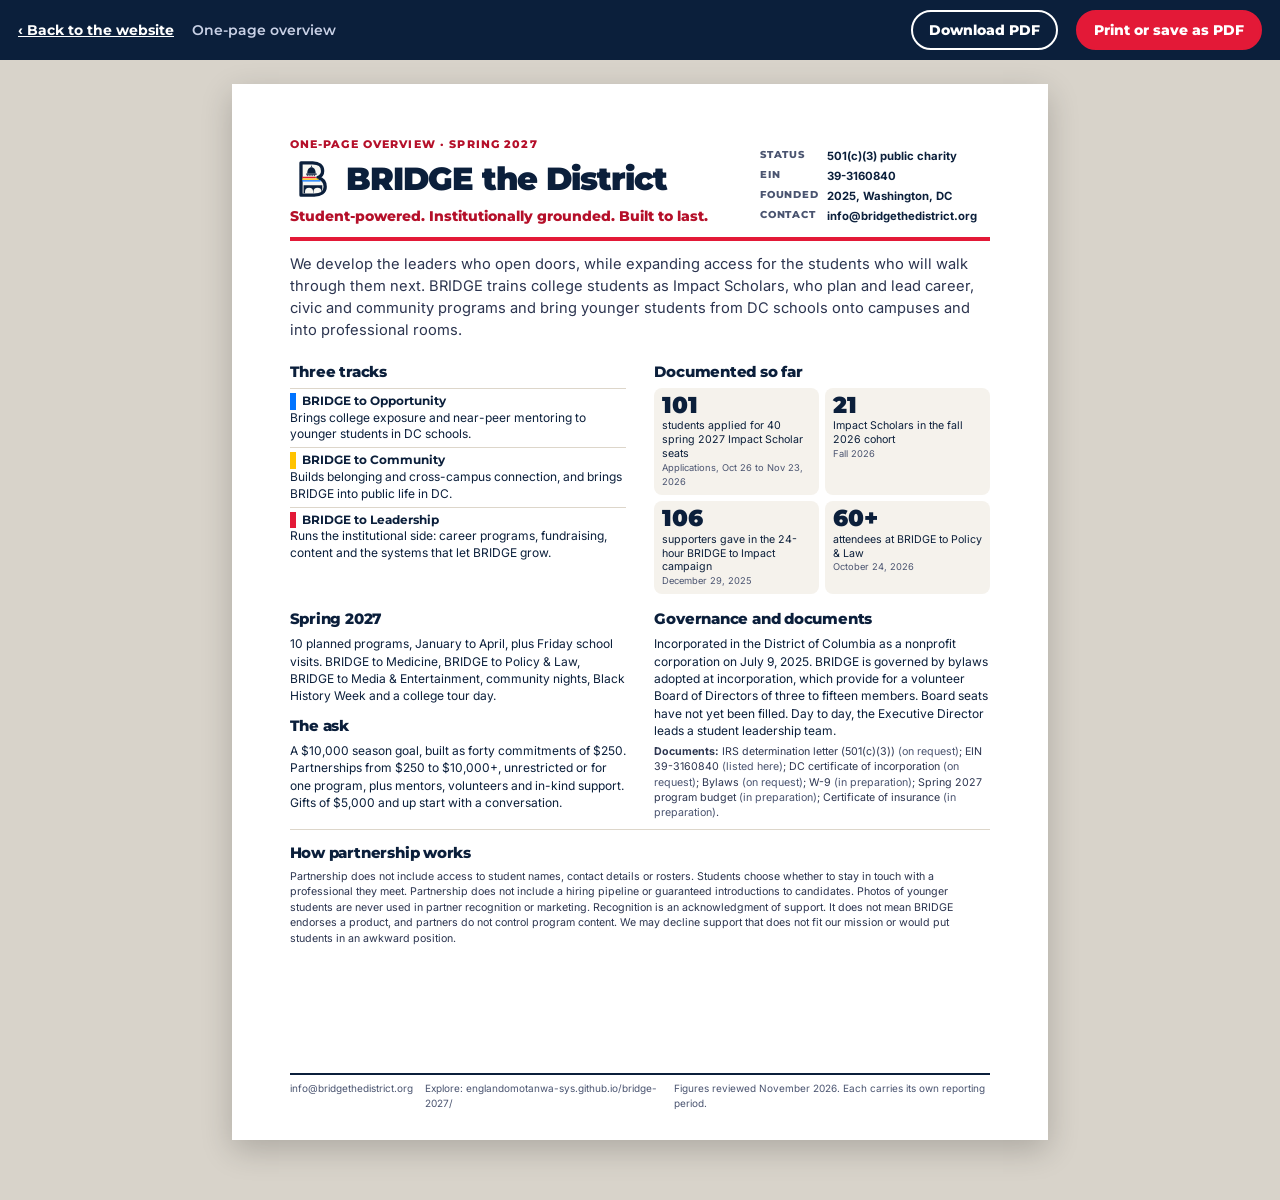
<file: overview.html>
<!DOCTYPE html>
<html lang="en">
<head>
<meta charset="utf-8">
<meta name="viewport" content="width=device-width, initial-scale=1">
<title>BRIDGE the District · One-page overview 2027</title>
<meta name="description" content="A one-page overview of BRIDGE the District for partners and review committees.">
<meta name="robots" content="noindex">
<link rel="icon" href="favicon.svg" type="image/svg+xml">
<link rel="stylesheet" href="assets/css/fonts.css">
<link rel="stylesheet" href="assets/css/prospectus.css">
<link rel="stylesheet" href="assets/css/overview.css">
<link rel="stylesheet" href="assets/css/brand.css">
</head>
<body data-no-mail-modal="1">
<div class="ptool" role="toolbar" aria-label="Overview tools">
 <a href="index.html#champion">‹ Back to the website</a>
 <span id="pmode">One-page overview</span>
 <a class="pbtn" data-href="overview" href="downloads/BRIDGE-the-District-One-Page-Overview-2027.pdf" download>Download PDF</a>
 <button class="pbtn solid" type="button" id="pprint">Print or save as PDF</button>
</div>
<main class="doc" id="doc"><!--pre--><section class="page one">
 <header class="oh"><div><p class="k">One-page overview · Spring 2027</p><h1><img class="omono" src="assets/brand/monogram.svg" alt="">BRIDGE the District</h1><p class="opos">Student-powered. Institutionally grounded. Built to last.</p></div>
 <dl class="oid"><div><dt>Status</dt><dd>501(c)(3) public charity</dd></div><div><dt>EIN</dt><dd>39-3160840</dd></div><div><dt>Founded</dt><dd>2025, Washington, DC</dd></div><div><dt>Contact</dt><dd>info@bridgethedistrict.org</dd></div></dl></header>
 <p class="lede">We develop the leaders who open doors, while expanding access for the students who will walk through them next. BRIDGE trains college students as Impact Scholars, who plan and lead career, civic and community programs and bring younger students from DC schools onto campuses and into professional rooms.</p>
 <div class="ogrid">
  <div><h3>Three tracks</h3><ul class="ol"><li><b style="--c:#0073FF">BRIDGE to Opportunity</b> Brings college exposure and near-peer mentoring to younger students in DC schools.</li><li><b style="--c:#FFC300">BRIDGE to Community</b> Builds belonging and cross-campus connection, and brings BRIDGE into public life in DC.</li><li><b style="--c:#E31937">BRIDGE to Leadership</b> Runs the institutional side: career programs, fundraising, content and the systems that let BRIDGE grow.</li></ul></div>
  <div><h3>Documented so far</h3><div class="ostats"><div><b>101</b><span>students applied for 40 spring 2027 Impact Scholar seats</span><small>Applications, Oct 26 to Nov 23, 2026</small></div><div><b>21</b><span>Impact Scholars in the fall 2026 cohort</span><small>Fall 2026</small></div><div><b>106</b><span>supporters gave in the 24-hour BRIDGE to Impact campaign</span><small>December 29, 2025</small></div><div><b>60+</b><span>attendees at BRIDGE to Policy &amp; Law</span><small>October 24, 2026</small></div></div></div>
 </div>
 <div class="ogrid">
  <div><h3>Spring 2027</h3><p class="ot">10 planned programs, January to April, plus Friday school visits. BRIDGE to Medicine, BRIDGE to Policy &amp; Law, BRIDGE to Media &amp; Entertainment, community nights, Black History Week and a college tour day.</p>
   <h3>The ask</h3><p class="ot">A $10,000 season goal, built as forty commitments of $250. Partnerships from $250 to $10,000+, unrestricted or for one program, plus mentors, volunteers and in-kind support. Gifts of $5,000 and up start with a conversation.</p></div>
  <div><h3>Governance and documents</h3><p class="ot">Incorporated in the District of Columbia as a nonprofit corporation on July 9, 2025. BRIDGE is governed by bylaws adopted at incorporation, which provide for a volunteer Board of Directors of three to fifteen members. Board seats have not yet been filled. Day to day, the Executive Director leads a student leadership team.</p><p class="ot sm"><b>Documents:</b> IRS determination letter (501(c)(3)) <em>(on request)</em>; EIN 39-3160840 <em>(listed here)</em>; DC certificate of incorporation <em>(on request)</em>; Bylaws <em>(on request)</em>; W-9 <em>(in preparation)</em>; Spring 2027 program budget <em>(in preparation)</em>; Certificate of insurance <em>(in preparation)</em>.</p></div>
 </div>
 <div class="oprinc"><h3>How partnership works</h3><p class="ot sm">Partnership does not include access to student names, contact details or rosters. Students choose whether to stay in touch with a professional they meet. Partnership does not include a hiring pipeline or guaranteed introductions to candidates. Photos of younger students are never used in partner recognition or marketing. Recognition is an acknowledgment of support. It does not mean BRIDGE endorses a product, and partners do not control program content. We may decline support that does not fit our mission or would put students in an awkward position.</p></div>
 <footer class="ofoot"><span>info@bridgethedistrict.org</span><span>Explore: englandomotanwa-sys.github.io/bridge-2027/</span><span>Figures reviewed November 2026. Each carries its own reporting period.</span></footer>
</section><!--/pre--></main>
<noscript><p style="padding:20px">BRIDGE the District: student-powered, institutionally grounded, built to last. A 501(c)(3) public charity in Washington, DC, EIN 39-3160840. Download the PDF above or email info@bridgethedistrict.org.</p></noscript>
<script src="content.js"></script>
<script src="assets/js/common.js"></script>
<script src="assets/js/overview.js"></script>
</body>
</html>
</file>
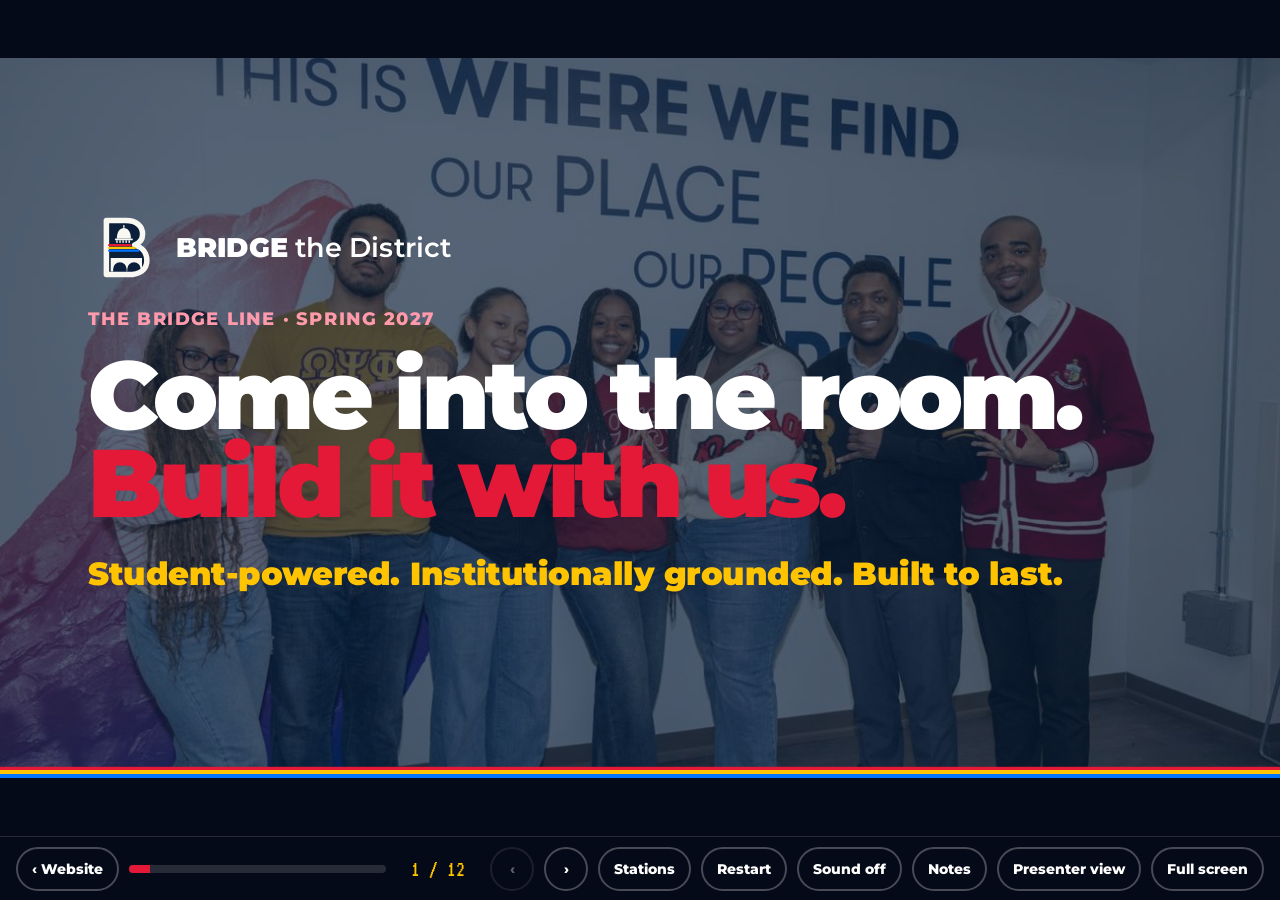
<file: present.html>
<!DOCTYPE html>
<html lang="en">
<head>
<meta charset="utf-8">
<meta name="viewport" content="width=device-width, initial-scale=1">
<title>Presentation · BRIDGE the District partnership conversation</title>
<meta name="description" content="A short presentation for partner meetings with BRIDGE the District.">
<meta name="robots" content="noindex">
<meta name="theme-color" content="#0B1F3B">
<link rel="icon" href="favicon.svg" type="image/svg+xml">
<link rel="preload" href="assets/fonts/montserrat-latin-900-normal.woff2" as="font" type="font/woff2" crossorigin>
<link rel="stylesheet" href="assets/css/fonts.css">
<link rel="stylesheet" href="assets/css/system.css">
<link rel="stylesheet" href="assets/css/present.css">
<link rel="stylesheet" href="assets/css/brand.css">
</head>
<body class="deckpage" data-no-mail-modal="1">
<div class="deck" id="deck" role="region" aria-roledescription="presentation" aria-label="BRIDGE the District partnership presentation">
 <div class="stage" id="stage"></div>
 <noscript><p style="position:relative;z-index:5;padding:24px;color:#fff;max-width:60ch">The presentation needs JavaScript. You can read the same content in <a style="color:#FFC300" href="express.html">Partner Express</a> or the <a style="color:#FFC300" href="downloads/BRIDGE-the-District-Partnership-Prospectus-2027.pdf">prospectus PDF</a>.</p></noscript>
</div>
<div class="dbar" id="dbar" role="toolbar" aria-label="Presentation controls">
 <a class="dbtn" href="index.html" title="Back to the website">‹ Website</a>
 <ol class="droute" id="route" aria-label="Stations"></ol>
 <div class="dprog" aria-hidden="true"><i id="dfill"></i></div>
 <span class="dcount" id="dcount" aria-live="polite">1 / 12</span>
 <button class="dbtn" id="dprev" type="button" aria-label="Previous slide">‹</button>
 <button class="dbtn" id="dnext" type="button" aria-label="Next slide">›</button>
 <button class="dbtn" id="dlist" type="button" aria-expanded="false" aria-controls="smenu" title="Go to a station (G)">Stations</button>
 <button class="dbtn" id="drestart" type="button" title="Back to the first slide (Home)">Restart</button>
 <button class="dbtn" id="dsound" type="button" aria-pressed="false" title="Sound (M)">Sound off</button>
 <button class="dbtn" id="dnotes" type="button" aria-pressed="false" title="Notes on this screen (N)">Notes</button>
 <button class="dbtn" id="dpv" type="button" title="Open private speaker notes in a separate window">Presenter view</button>
 <button class="dbtn" id="dfs" type="button" title="Full screen (F)">Full screen</button>
</div>
<div class="smenu" id="smenu" hidden role="dialog" aria-label="Go to a station"><ol id="stations"></ol></div>
<aside class="notes" id="notes" hidden aria-label="Speaker notes"><b>Speaker notes</b><small class="warn">Visible to the audience if this screen is shared. Use Presenter view for private notes.</small><p id="notesText"></p><small id="timer">0:00</small></aside>
<script src="content.js"></script>
<script src="assets/js/common.js"></script>
<script src="assets/js/present.js"></script>
</body>
</html>
</file>
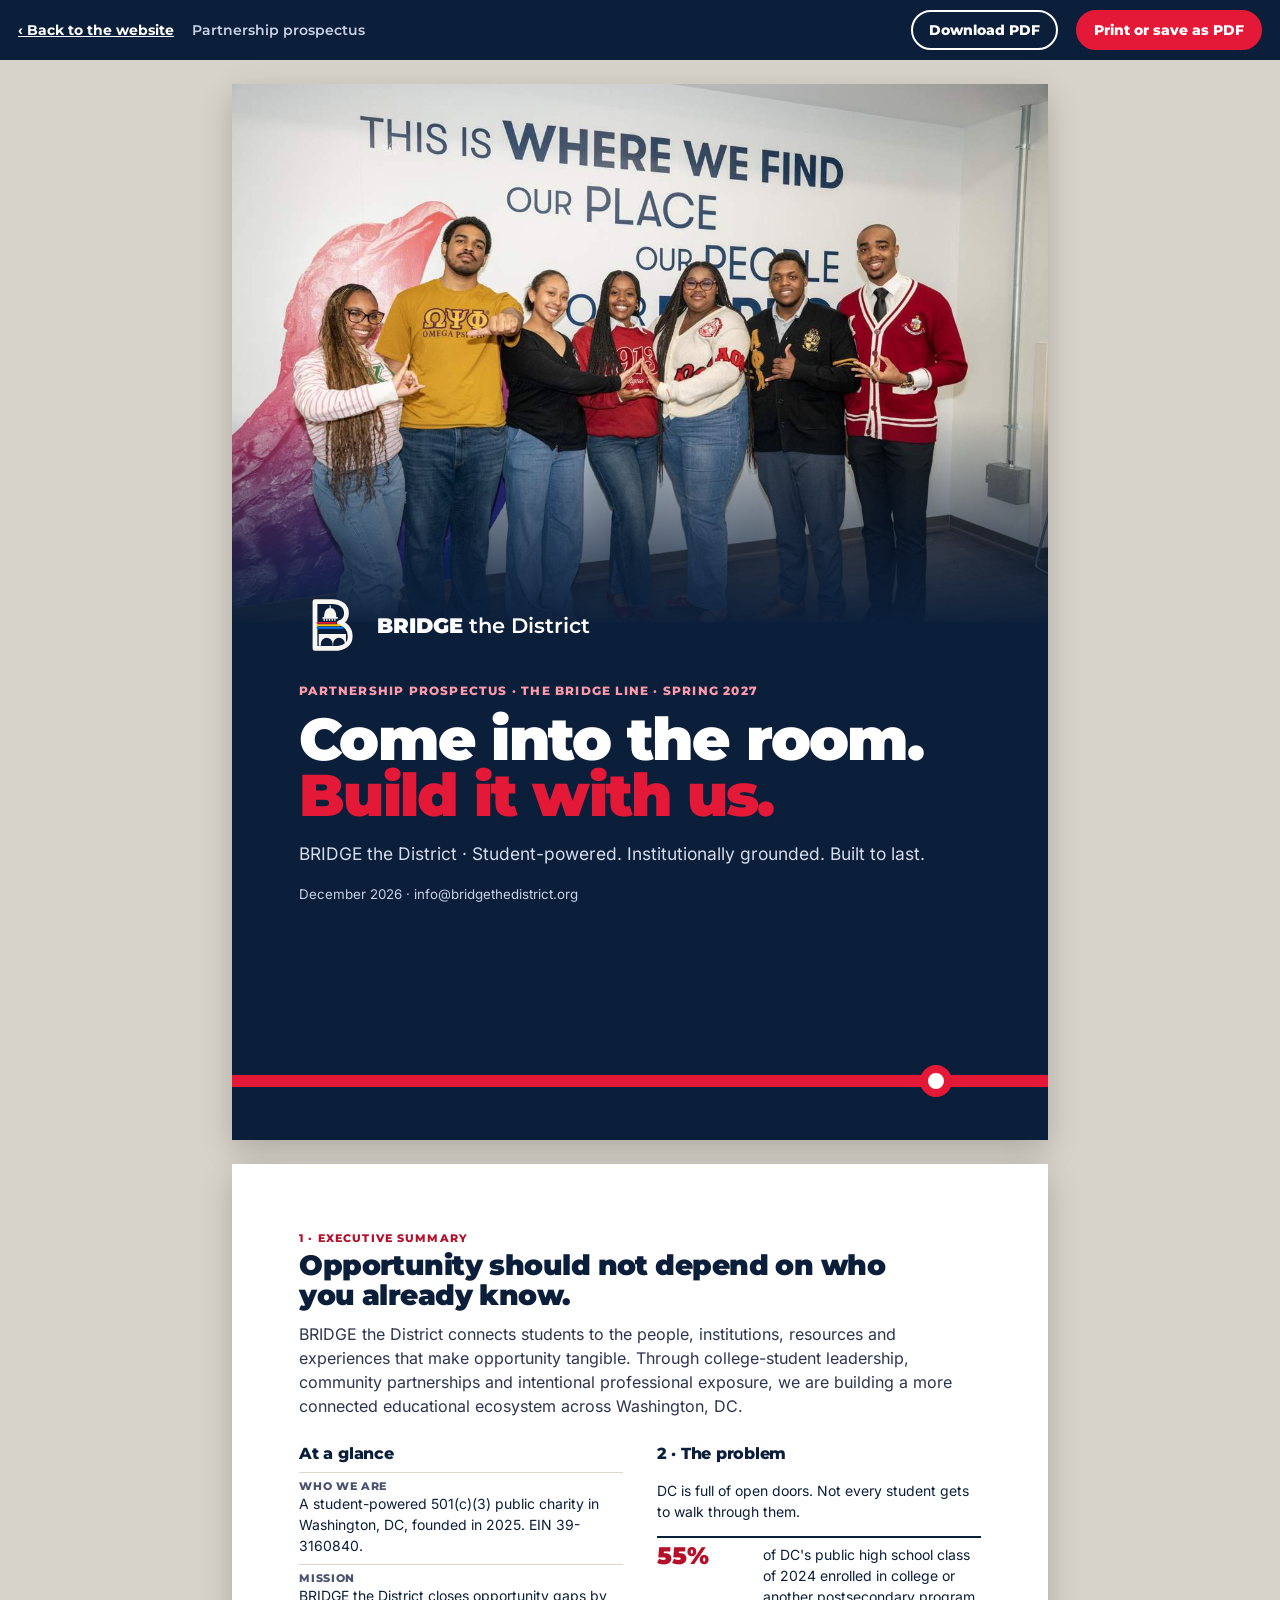
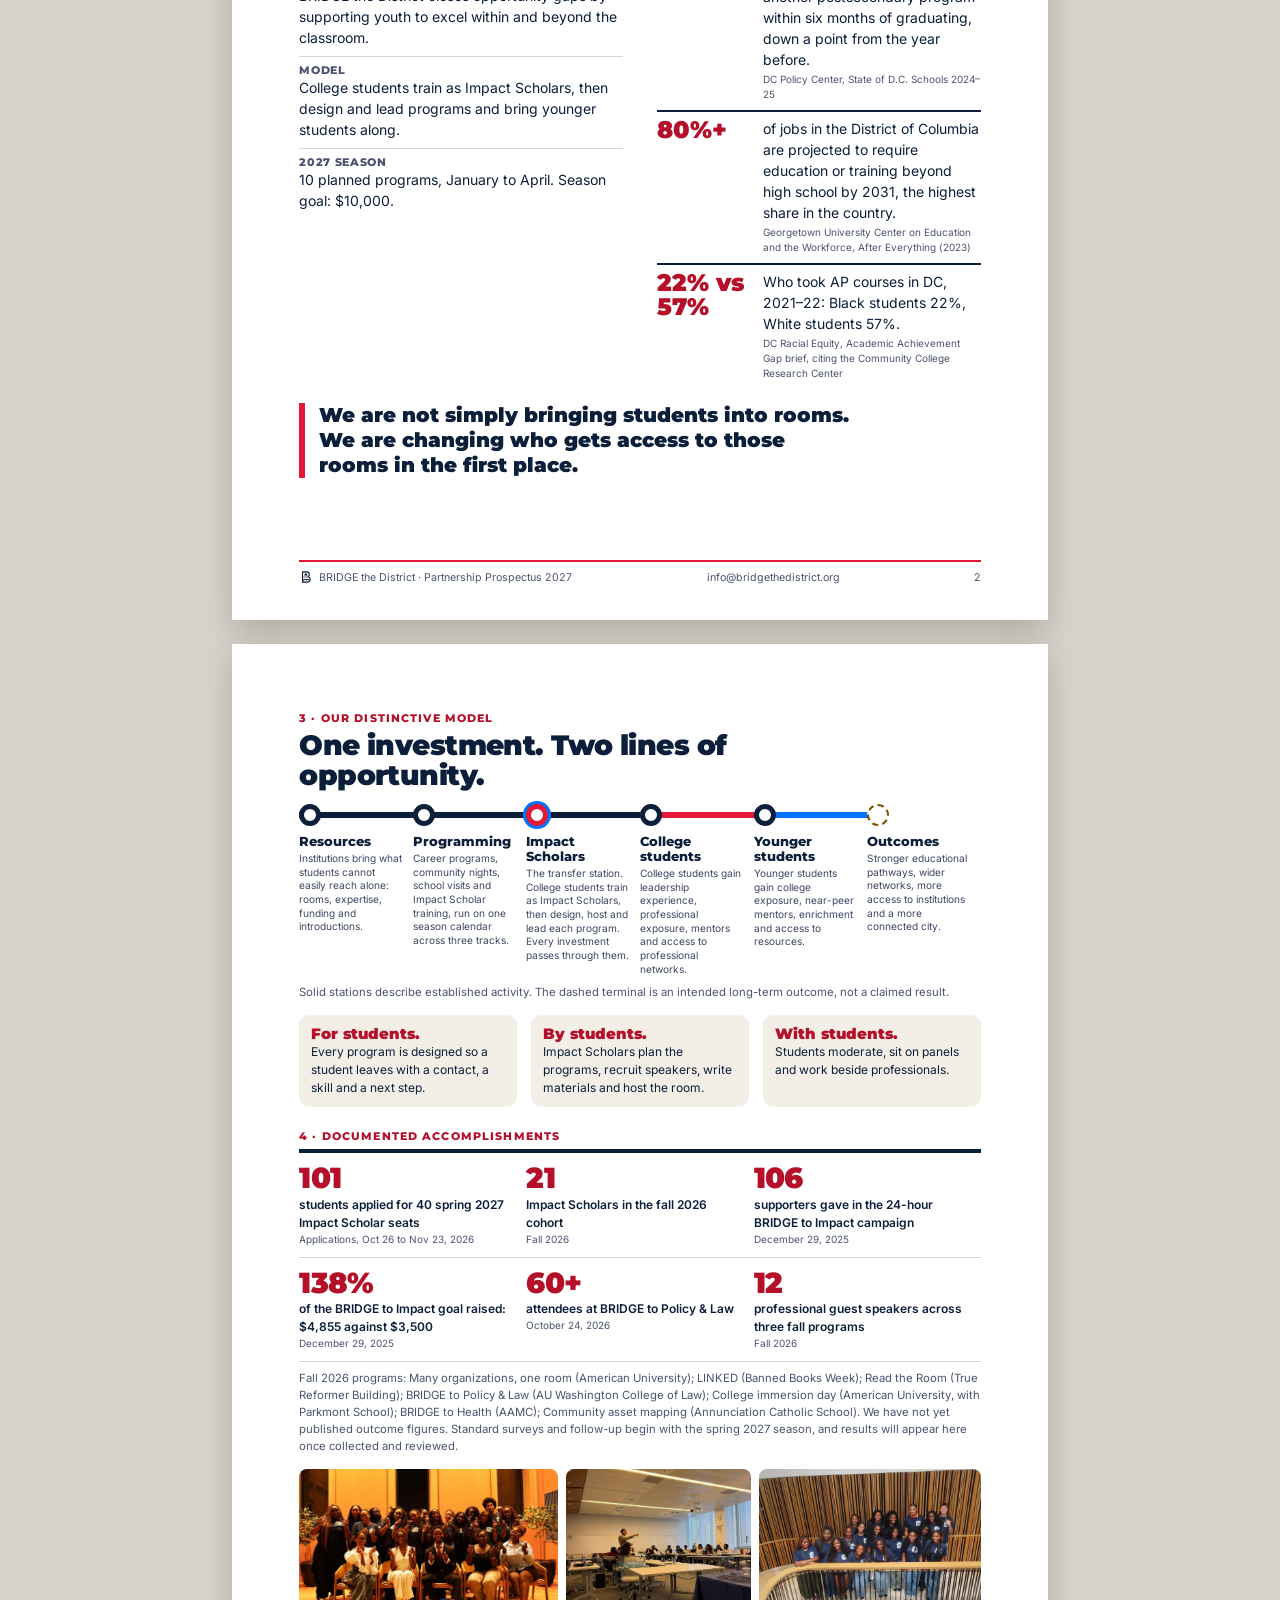
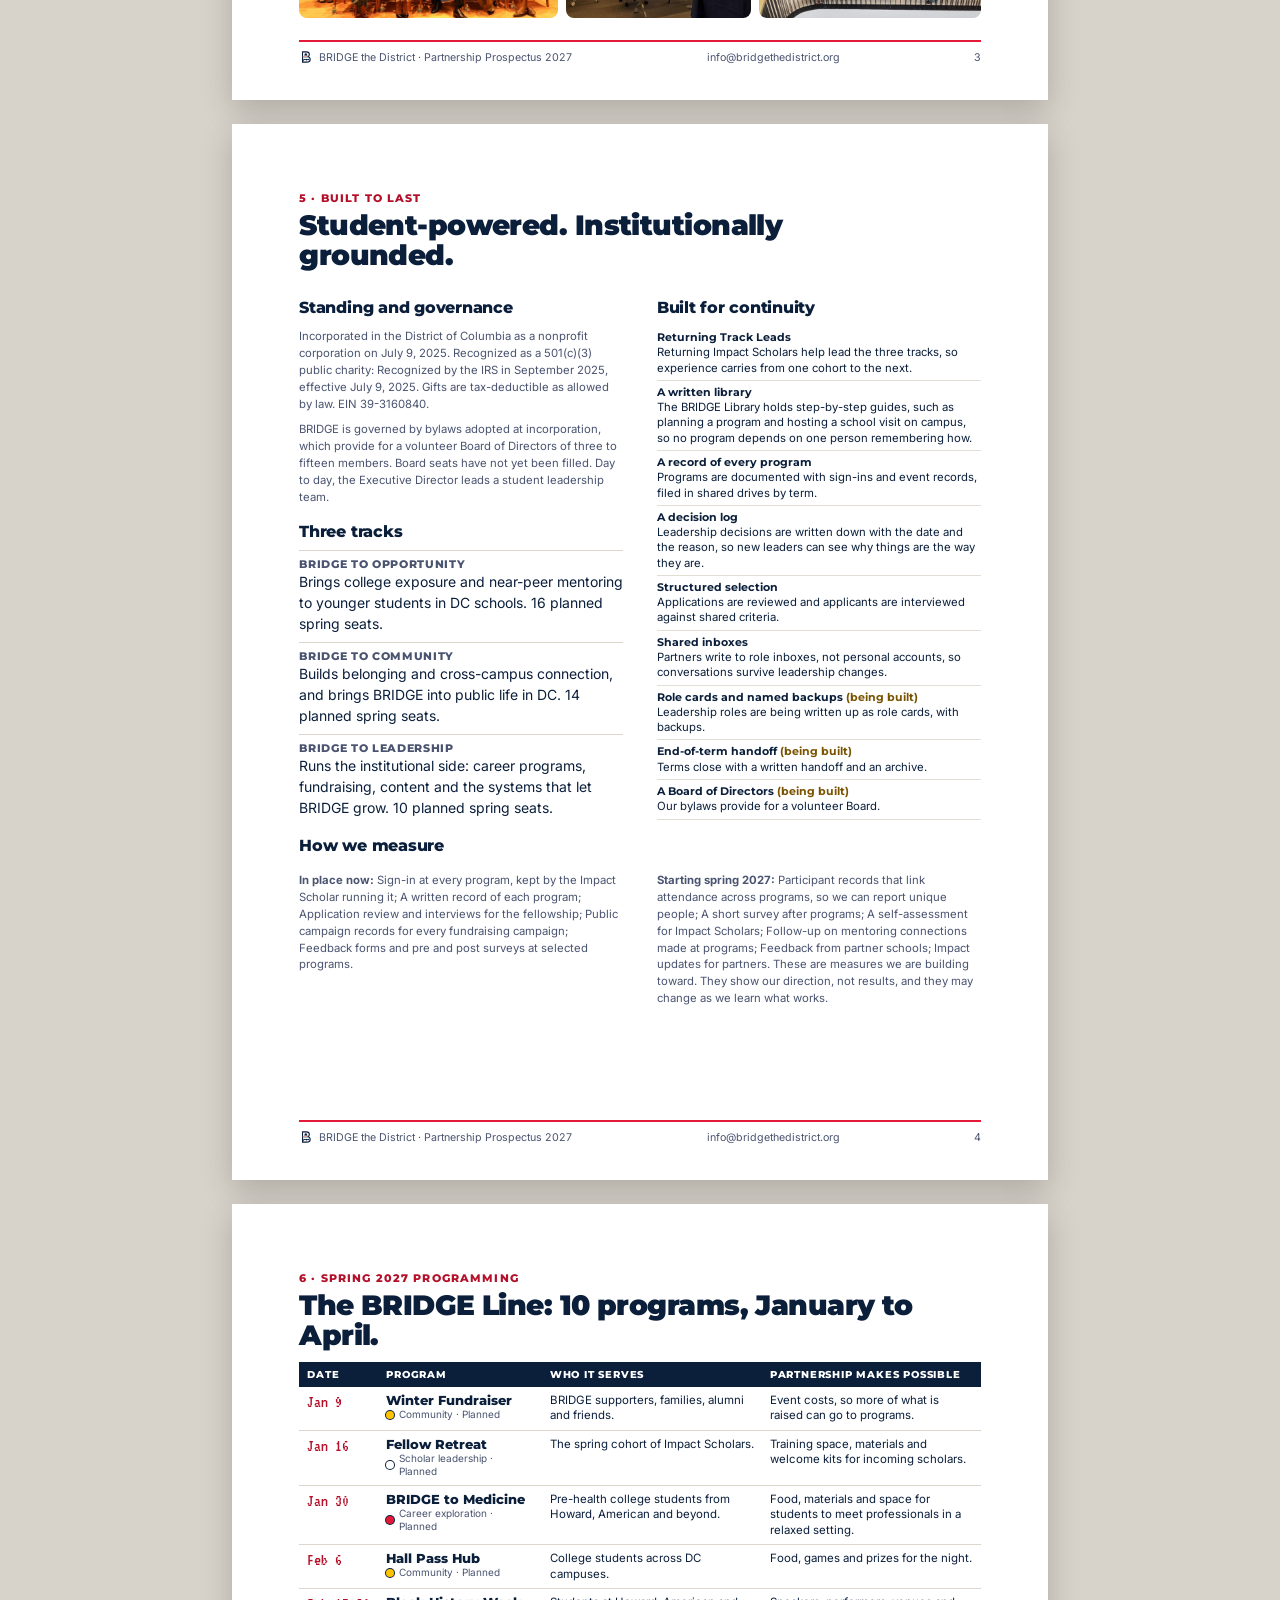
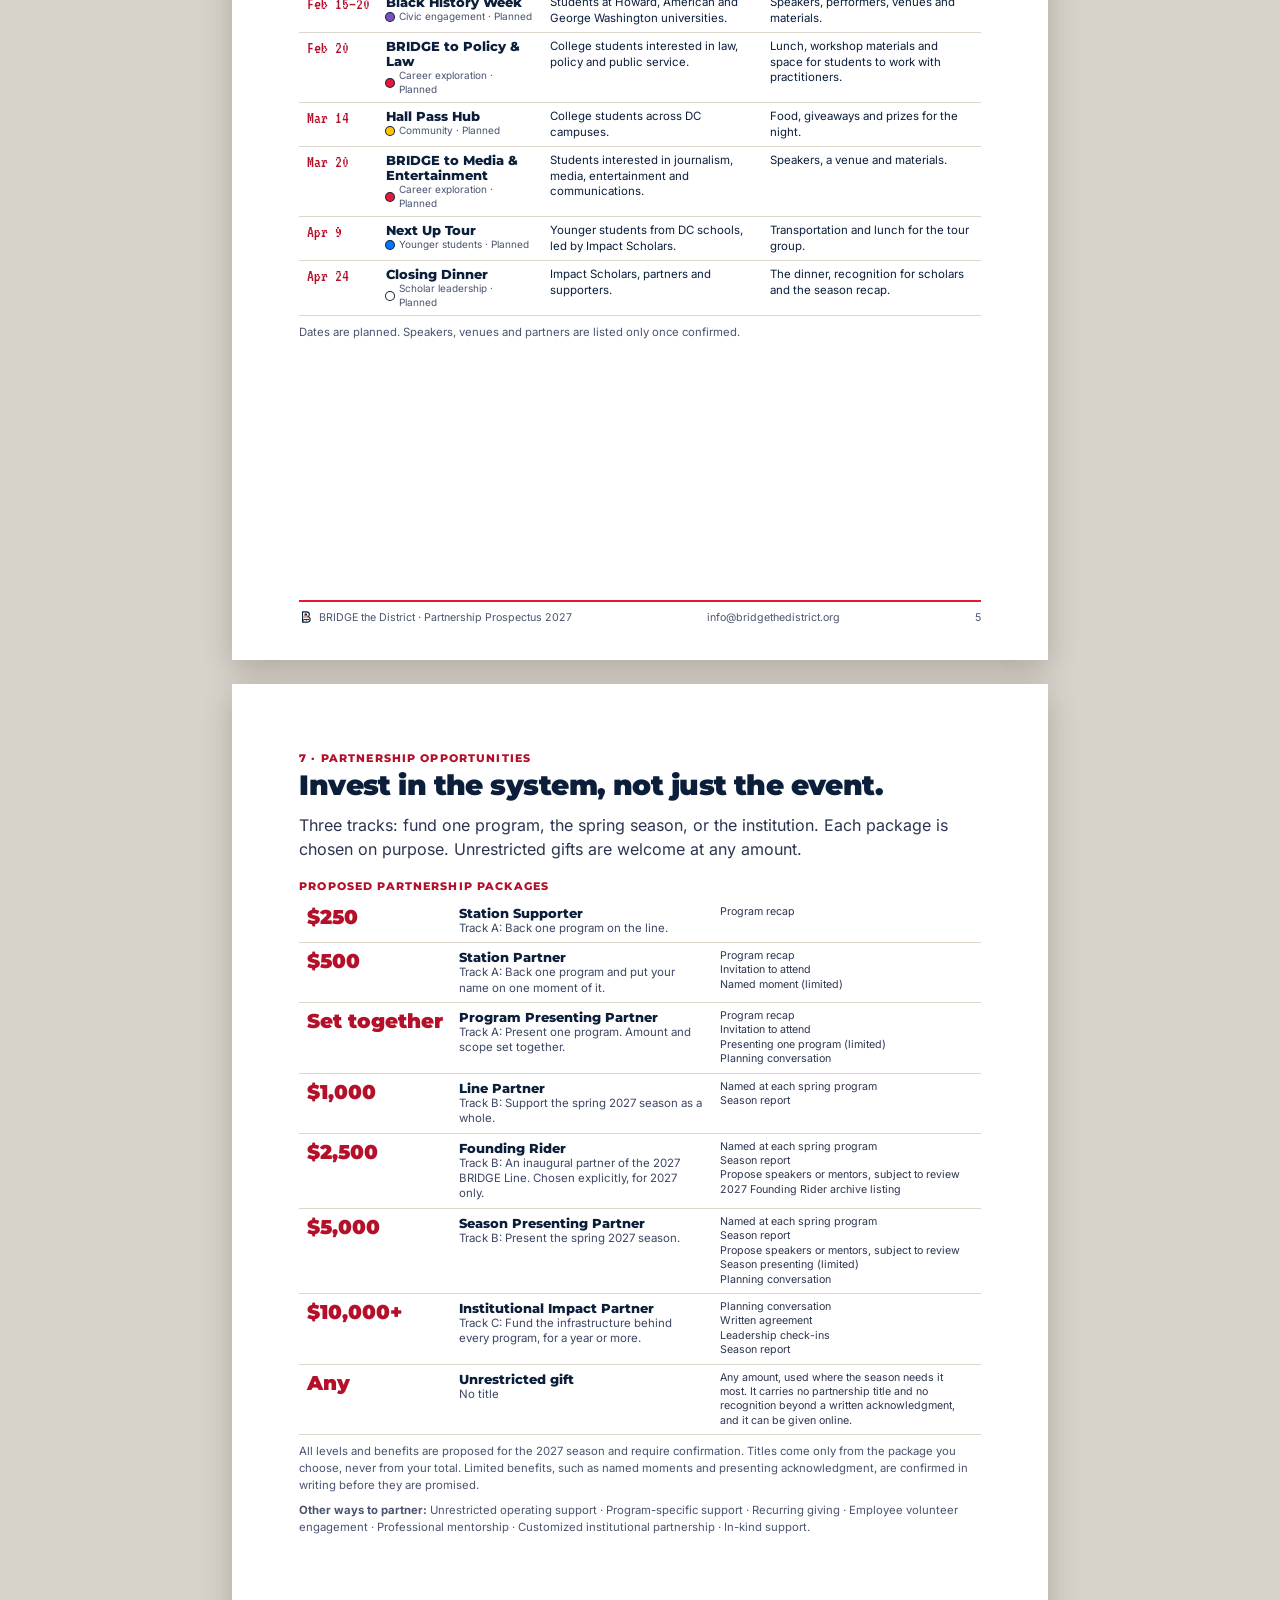
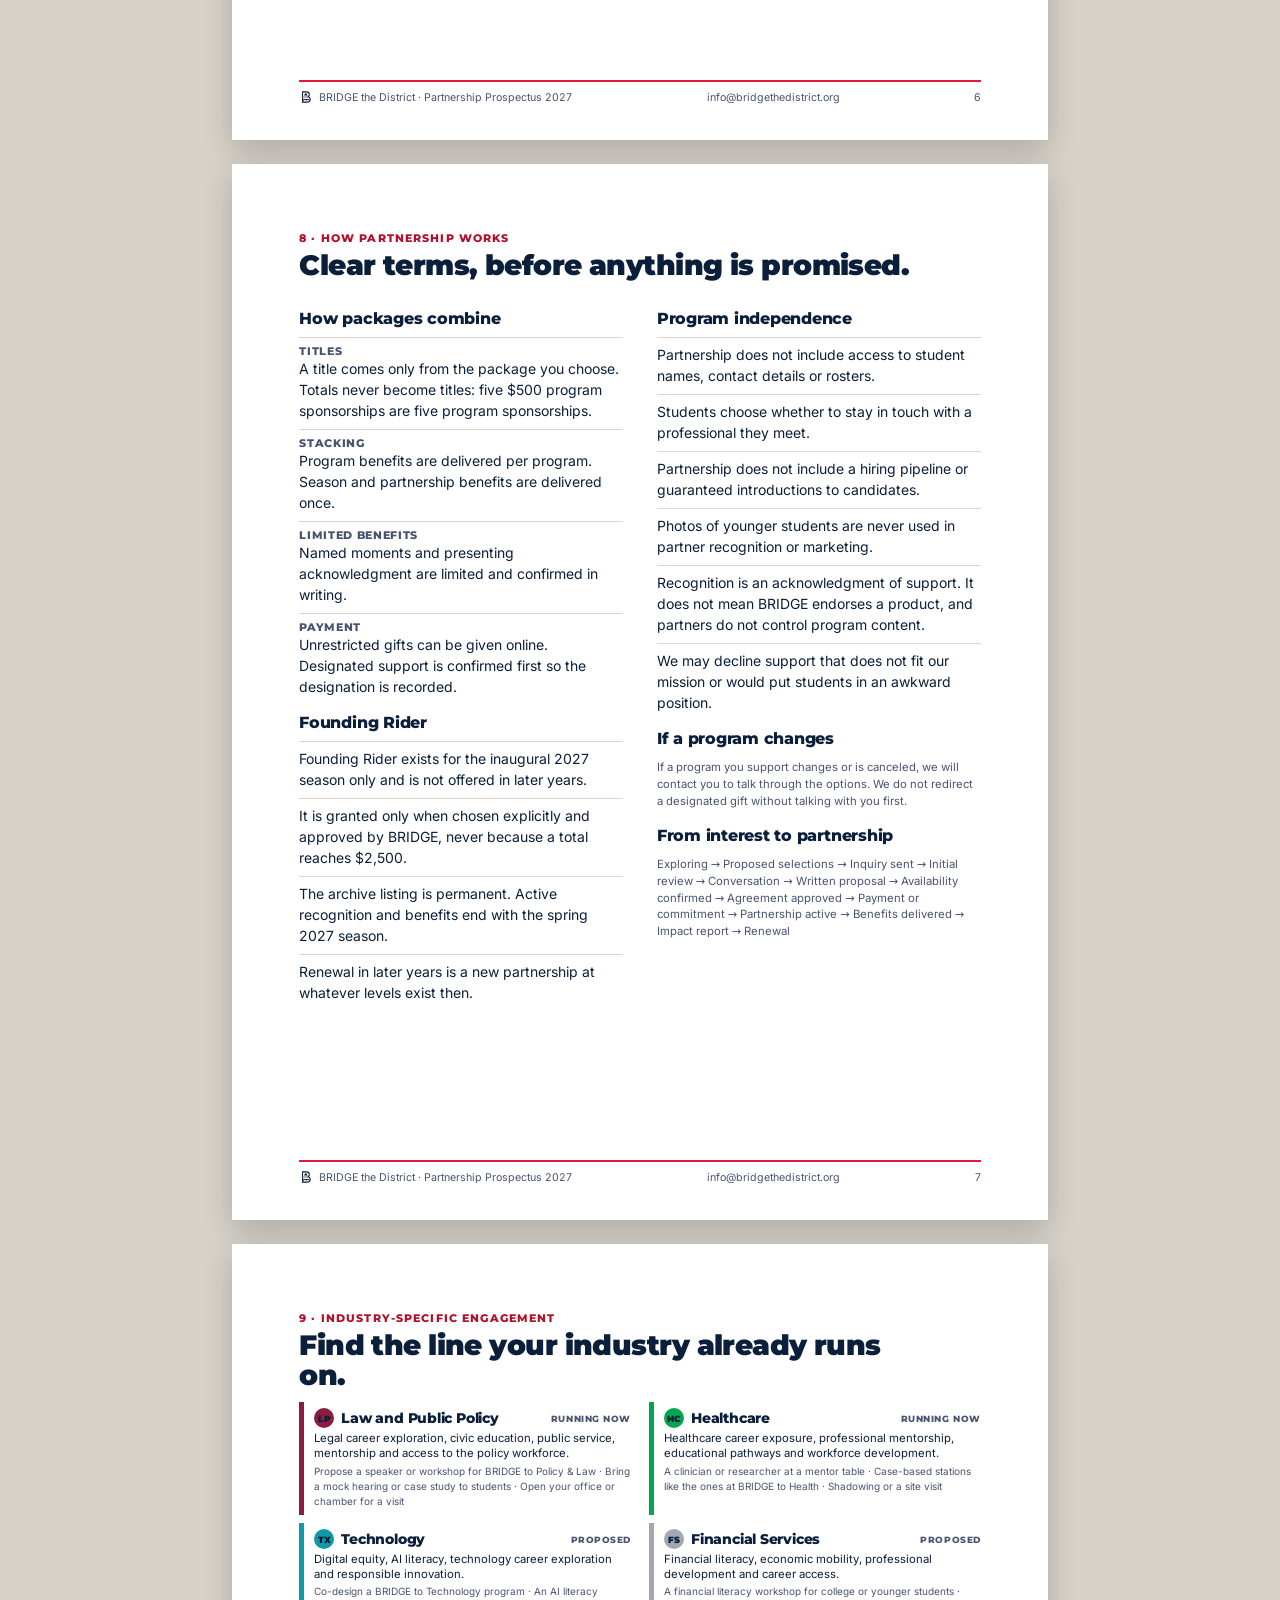
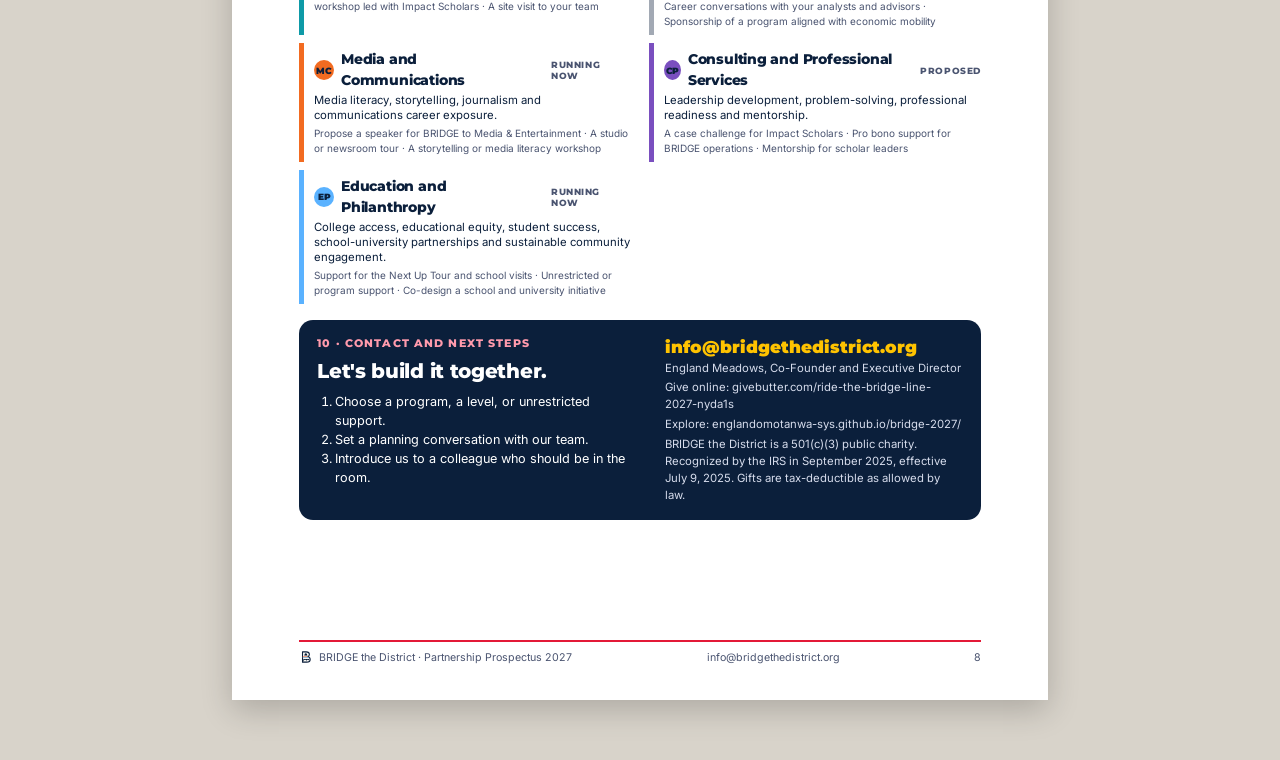
<file: prospectus.html>
<!DOCTYPE html>
<html lang="en">
<head>
<meta charset="utf-8">
<meta name="viewport" content="width=device-width, initial-scale=1">
<title>BRIDGE the District · Partnership Prospectus 2027</title>
<meta name="description" content="The BRIDGE the District partnership prospectus for the 2027 season.">
<meta name="robots" content="noindex">
<link rel="icon" href="favicon.svg" type="image/svg+xml">
<link rel="preload" href="assets/fonts/montserrat-latin-900-normal.woff2" as="font" type="font/woff2" crossorigin>
<link rel="stylesheet" href="assets/css/fonts.css">
<link rel="stylesheet" href="assets/css/prospectus.css">
<link rel="stylesheet" href="assets/css/brand.css">
</head>
<body data-no-mail-modal="1">
<div class="ptool" role="toolbar" aria-label="Prospectus tools">
 <a href="index.html">‹ Back to the website</a>
 <span id="pmode">Partnership prospectus</span>
 <a class="pbtn" data-href="prospectus" href="downloads/BRIDGE-the-District-Partnership-Prospectus-2027.pdf" download id="pdl">Download PDF</a>
 <button class="pbtn solid" type="button" id="pprint">Print or save as PDF</button>
</div>
<main class="doc" id="doc"><!--pre--><section class="page cover"><img class="cimg" src="group.jpg" alt="">
  <div class="cbody"><div class="clock"><img src="assets/brand/monogram-reversed.svg" alt=""><span><b>BRIDGE</b> the District</span></div><p class="ck">Partnership prospectus · The BRIDGE Line · Spring 2027</p>
  <h1>Come into the room.<br><em>Build it with us.</em></h1>
  <p class="csub">BRIDGE the District · Student-powered. Institutionally grounded. Built to last.</p>
  
  <p class="cmeta">November 2026 · info@bridgethedistrict.org</p></div>
  <div class="cline" aria-hidden="true"></div></section><section class="page "><p class="k">1 · Executive summary</p><h2>Opportunity should not depend on who you already know.</h2>
 <p class="lede">BRIDGE the District connects students to the people, institutions, resources and experiences that make opportunity tangible. Through college-student leadership, community partnerships and intentional professional exposure, we are building a more connected educational ecosystem across Washington, DC.</p>
 <div class="two"><div><h3>At a glance</h3><ul class="facts">
  <li><b>Who we are</b>A student-powered 501(c)(3) public charity in Washington, DC, founded in 2025. EIN 39-3160840.</li>
  <li><b>Mission</b>BRIDGE the District closes opportunity gaps by supporting youth to excel within and beyond the classroom.</li>
  <li><b>Model</b>College students train as Impact Scholars, then design and lead programs and bring younger students along.</li>
  <li><b>2027 season</b>10 planned programs, January to April. Season goal: $10,000.</li>
 </ul></div>
 <div><h3>2 · The problem</h3><p>DC is full of open doors. Not every student gets to walk through them.</p><ul class="gaps"><li><b>55%</b><span>of DC's public high school class of 2024 enrolled in college or another postsecondary program within six months of graduating, down a point from the year before.<small>DC Policy Center, State of D.C. Schools 2024–25</small></span></li><li><b>80%+</b><span>of jobs in the District of Columbia are projected to require education or training beyond high school by 2031, the highest share in the country.<small>Georgetown University Center on Education and the Workforce, After Everything (2023)</small></span></li><li><b>22% vs 57%</b><span>Who took AP courses in DC, 2021–22: Black students 22%, White students 57%.<small>DC Racial Equity, Academic Achievement Gap brief, citing the Community College Research Center</small></span></li></ul></div></div>
 <p class="pull">We are not simply bringing students into rooms. We are changing who gets access to those rooms in the first place.</p><footer class="pf"><span><img class="fmono" src="assets/brand/monogram.svg" alt="">BRIDGE the District · Partnership Prospectus 2027</span><span>info@bridgethedistrict.org</span><span>2</span></footer></section><section class="page "><p class="k">3 · Our distinctive model</p><h2>One investment. Two lines of opportunity.</h2>
 <ol class="route"><li class="k-established"><i></i><b>Resources</b><span>Institutions bring what students cannot easily reach alone: rooms, expertise, funding and introductions.</span></li><li class="k-established"><i></i><b>Programming</b><span>Career programs, community nights, school visits and Impact Scholar training, run on one season calendar across three tracks.</span></li><li class="k-transfer"><i></i><b>Impact Scholars</b><span>The transfer station. College students train as Impact Scholars, then design, host and lead each program. Every investment passes through them.</span></li><li class="k-branch l-red"><i></i><b>College students</b><span>College students gain leadership experience, professional exposure, mentors and access to professional networks.</span></li><li class="k-branch l-blue"><i></i><b>Younger students</b><span>Younger students gain college exposure, near-peer mentors, enrichment and access to resources.</span></li><li class="k-intended"><i></i><b>Outcomes</b><span>Stronger educational pathways, wider networks, more access to institutions and a more connected city.</span></li></ol>
 <p class="small">Solid stations describe established activity. The dashed terminal is an intended long-term outcome, not a claimed result.</p>
 <div class="fbw"><div><b>For students.</b> Every program is designed so a student leaves with a contact, a skill and a next step.</div><div><b>By students.</b> Impact Scholars plan the programs, recruit speakers, write materials and host the room.</div><div><b>With students.</b> Students moderate, sit on panels and work beside professionals.</div></div>
 <p class="k" style="margin-top:22px">4 · Documented accomplishments</p>
 <div class="mgrid"><div><b>101</b><span>students applied for 40 spring 2027 Impact Scholar seats</span><small>Applications, Oct 26 to Nov 23, 2026</small></div><div><b>21</b><span>Impact Scholars in the fall 2026 cohort</span><small>Fall 2026</small></div><div><b>106</b><span>supporters gave in the 24-hour BRIDGE to Impact campaign</span><small>December 29, 2025</small></div><div><b>138%</b><span>of the BRIDGE to Impact goal raised: $4,855 against $3,500</span><small>December 29, 2025</small></div><div><b>60+</b><span>attendees at BRIDGE to Policy &amp; Law</span><small>October 24, 2026</small></div><div><b>12</b><span>professional guest speakers across three fall programs</span><small>Fall 2026</small></div></div>
 <p class="small">Fall 2026 programs: Many organizations, one room (American University); LINKED (Banned Books Week); Read the Room (True Reformer Building); BRIDGE to Policy &amp; Law (AU Washington College of Law); College immersion day (American University, with Parkmont School); BRIDGE to Health (AAMC); Community asset mapping (Annunciation Catholic School). We have not yet published outcome figures. Standard surveys and follow-up begin with the spring 2027 season, and results will appear here once collected and reviewed.</p>
 <div class="strip"><img src="rtr_all.jpg" alt=""><img src="policy_room.jpg" alt=""><img src="cohort.jpg" alt=""></div><footer class="pf"><span><img class="fmono" src="assets/brand/monogram.svg" alt="">BRIDGE the District · Partnership Prospectus 2027</span><span>info@bridgethedistrict.org</span><span>3</span></footer></section><section class="page "><p class="k">5 · Built to last</p><h2>Student-powered. Institutionally grounded.</h2>
 <div class="two"><div><h3>Standing and governance</h3><p class="small">Incorporated in the District of Columbia as a nonprofit corporation on July 9, 2025. Recognized as a 501(c)(3) public charity: Recognized by the IRS in September 2025, effective July 9, 2025. Gifts are tax-deductible as allowed by law. EIN 39-3160840.</p><p class="small">BRIDGE is governed by bylaws adopted at incorporation, which provide for a volunteer Board of Directors of three to fifteen members. Board seats have not yet been filled. Day to day, the Executive Director leads a student leadership team.</p>
 <h3>Three tracks</h3><ul class="facts"><li><b>BRIDGE to Opportunity</b>Brings college exposure and near-peer mentoring to younger students in DC schools. 16 planned spring seats.</li><li><b>BRIDGE to Community</b>Builds belonging and cross-campus connection, and brings BRIDGE into public life in DC. 14 planned spring seats.</li><li><b>BRIDGE to Leadership</b>Runs the institutional side: career programs, fundraising, content and the systems that let BRIDGE grow. 10 planned spring seats.</li></ul></div>
 <div><h3>Built for continuity</h3><ul class="cont"><li><b>Returning Track Leads</b>Returning Impact Scholars help lead the three tracks, so experience carries from one cohort to the next.</li><li><b>A written library</b>The BRIDGE Library holds step-by-step guides, such as planning a program and hosting a school visit on campus, so no program depends on one person remembering how.</li><li><b>A record of every program</b>Programs are documented with sign-ins and event records, filed in shared drives by term.</li><li><b>A decision log</b>Leadership decisions are written down with the date and the reason, so new leaders can see why things are the way they are.</li><li><b>Structured selection</b>Applications are reviewed and applicants are interviewed against shared criteria.</li><li><b>Shared inboxes</b>Partners write to role inboxes, not personal accounts, so conversations survive leadership changes.</li><li><b>Role cards and named backups <em>(being built)</em></b>Leadership roles are being written up as role cards, with backups.</li><li><b>End-of-term handoff <em>(being built)</em></b>Terms close with a written handoff and an archive.</li><li><b>A Board of Directors <em>(being built)</em></b>Our bylaws provide for a volunteer Board.</li></ul></div></div>
 <h3>How we measure</h3><div class="two"><div><p class="small"><b>In place now:</b> Sign-in at every program, kept by the Impact Scholar running it; A written record of each program; Application review and interviews for the fellowship; Public campaign records for every fundraising campaign; Feedback forms and pre and post surveys at selected programs.</p></div><div><p class="small"><b>Starting spring 2027:</b> Participant records that link attendance across programs, so we can report unique people; A short survey after programs; A self-assessment for Impact Scholars; Follow-up on mentoring connections made at programs; Feedback from partner schools; Impact updates for partners. These are measures we are building toward. They show our direction, not results, and they may change as we learn what works.</p></div></div><footer class="pf"><span><img class="fmono" src="assets/brand/monogram.svg" alt="">BRIDGE the District · Partnership Prospectus 2027</span><span>info@bridgethedistrict.org</span><span>4</span></footer></section><section class="page "><p class="k">6 · Spring 2027 programming</p><h2>The BRIDGE Line: 10 programs, January to April.</h2>
 <table class="ptab"><thead><tr><th>Date</th><th>Program</th><th>Who it serves</th><th>Partnership makes possible</th></tr></thead><tbody>
 <tr><td class="d">Jan 9</td><td><b>Winter Fundraiser</b><small style="--c:#FFC300"><i></i>Community · Planned</small></td><td>BRIDGE supporters, families, alumni and friends.</td><td>Event costs, so more of what is raised can go to programs.</td></tr><tr><td class="d">Jan 16</td><td><b>Fellow Retreat</b><small style="--c:#ffffff"><i></i>Scholar leadership · Planned</small></td><td>The spring cohort of Impact Scholars.</td><td>Training space, materials and welcome kits for incoming scholars.</td></tr><tr><td class="d">Jan 30</td><td><b>BRIDGE to Medicine</b><small style="--c:#E31937"><i></i>Career exploration · Planned</small></td><td>Pre-health college students from Howard, American and beyond.</td><td>Food, materials and space for students to meet professionals in a relaxed setting.</td></tr><tr><td class="d">Feb 6</td><td><b>Hall Pass Hub</b><small style="--c:#FFC300"><i></i>Community · Planned</small></td><td>College students across DC campuses.</td><td>Food, games and prizes for the night.</td></tr><tr><td class="d">Feb 15–20</td><td><b>Black History Week</b><small style="--c:#7A4FBF"><i></i>Civic engagement · Planned</small></td><td>Students at Howard, American and George Washington universities.</td><td>Speakers, performers, venues and materials.</td></tr><tr><td class="d">Feb 20</td><td><b>BRIDGE to Policy &amp; Law</b><small style="--c:#E31937"><i></i>Career exploration · Planned</small></td><td>College students interested in law, policy and public service.</td><td>Lunch, workshop materials and space for students to work with practitioners.</td></tr><tr><td class="d">Mar 14</td><td><b>Hall Pass Hub</b><small style="--c:#FFC300"><i></i>Community · Planned</small></td><td>College students across DC campuses.</td><td>Food, giveaways and prizes for the night.</td></tr><tr><td class="d">Mar 20</td><td><b>BRIDGE to Media &amp; Entertainment</b><small style="--c:#E31937"><i></i>Career exploration · Planned</small></td><td>Students interested in journalism, media, entertainment and communications.</td><td>Speakers, a venue and materials.</td></tr><tr><td class="d">Apr 9</td><td><b>Next Up Tour</b><small style="--c:#0073FF"><i></i>Younger students · Planned</small></td><td>Younger students from DC schools, led by Impact Scholars.</td><td>Transportation and lunch for the tour group.</td></tr><tr><td class="d">Apr 24</td><td><b>Closing Dinner</b><small style="--c:#ffffff"><i></i>Scholar leadership · Planned</small></td><td>Impact Scholars, partners and supporters.</td><td>The dinner, recognition for scholars and the season recap.</td></tr>
 </tbody></table><p class="small">Dates are planned. Speakers, venues and partners are listed only once confirmed.</p><footer class="pf"><span><img class="fmono" src="assets/brand/monogram.svg" alt="">BRIDGE the District · Partnership Prospectus 2027</span><span>info@bridgethedistrict.org</span><span>5</span></footer></section><section class="page "><p class="k">7 · Partnership opportunities</p><h2>Invest in the system, not just the event.</h2>
 <p class="lede">Three tracks: fund one program, the spring season, or the institution. Each package is chosen on purpose. Unrestricted gifts are welcome at any amount.</p>
 <p class="k" style="margin-top:18px">Proposed partnership packages</p>
 <table class="ttab"><tbody><tr><td class="amt">$250</td><td><b>Station Supporter</b><span>Track A: Back one program on the line.</span></td><td>Program recap</td></tr><tr><td class="amt">$500</td><td><b>Station Partner</b><span>Track A: Back one program and put your name on one moment of it.</span></td><td>Program recap<br>Invitation to attend<br>Named moment (limited)</td></tr><tr><td class="amt">Set together</td><td><b>Program Presenting Partner</b><span>Track A: Present one program. Amount and scope set together.</span></td><td>Program recap<br>Invitation to attend<br>Presenting one program (limited)<br>Planning conversation</td></tr><tr><td class="amt">$1,000</td><td><b>Line Partner</b><span>Track B: Support the spring 2027 season as a whole.</span></td><td>Named at each spring program<br>Season report</td></tr><tr><td class="amt">$2,500</td><td><b>Founding Rider</b><span>Track B: An inaugural partner of the 2027 BRIDGE Line. Chosen explicitly, for 2027 only.</span></td><td>Named at each spring program<br>Season report<br>Propose speakers or mentors, subject to review<br>2027 Founding Rider archive listing</td></tr><tr><td class="amt">$5,000</td><td><b>Season Presenting Partner</b><span>Track B: Present the spring 2027 season.</span></td><td>Named at each spring program<br>Season report<br>Propose speakers or mentors, subject to review<br>Season presenting (limited)<br>Planning conversation</td></tr><tr><td class="amt">$10,000+</td><td><b>Institutional Impact Partner</b><span>Track C: Fund the infrastructure behind every program, for a year or more.</span></td><td>Planning conversation<br>Written agreement<br>Leadership check-ins<br>Season report</td></tr><tr><td class="amt">Any</td><td><b>Unrestricted gift</b><span>No title</span></td><td>Any amount, used where the season needs it most. It carries no partnership title and no recognition beyond a written acknowledgment, and it can be given online.</td></tr></tbody></table>
 <p class="small">All levels and benefits are proposed for the 2027 season and require confirmation. Titles come only from the package you choose, never from your total. Limited benefits, such as named moments and presenting acknowledgment, are confirmed in writing before they are promised.</p>
 <p class="small"><b>Other ways to partner:</b> Unrestricted operating support · Program-specific support · Recurring giving · Employee volunteer engagement · Professional mentorship · Customized institutional partnership · In-kind support.</p>
 <footer class="pf"><span><img class="fmono" src="assets/brand/monogram.svg" alt="">BRIDGE the District · Partnership Prospectus 2027</span><span>info@bridgethedistrict.org</span><span>6</span></footer></section><section class="page "><p class="k">8 · How partnership works</p><h2>Clear terms, before anything is promised.</h2>
 <div class="two"><div><h3>How packages combine</h3><ul class="facts"><li><b>Titles</b>A title comes only from the package you choose. Totals never become titles: five $500 program sponsorships are five program sponsorships.</li><li><b>Stacking</b>Program benefits are delivered per program. Season and partnership benefits are delivered once.</li><li><b>Limited benefits</b>Named moments and presenting acknowledgment are limited and confirmed in writing.</li><li><b>Payment</b>Unrestricted gifts can be given online. Designated support is confirmed first so the designation is recorded.</li></ul>
 <h3>Founding Rider</h3><ul class="facts"><li>Founding Rider exists for the inaugural 2027 season only and is not offered in later years.</li><li>It is granted only when chosen explicitly and approved by BRIDGE, never because a total reaches $2,500.</li><li>The archive listing is permanent. Active recognition and benefits end with the spring 2027 season.</li><li>Renewal in later years is a new partnership at whatever levels exist then.</li></ul></div>
 <div><h3>Program independence</h3><ul class="facts"><li>Partnership does not include access to student names, contact details or rosters.</li><li>Students choose whether to stay in touch with a professional they meet.</li><li>Partnership does not include a hiring pipeline or guaranteed introductions to candidates.</li><li>Photos of younger students are never used in partner recognition or marketing.</li><li>Recognition is an acknowledgment of support. It does not mean BRIDGE endorses a product, and partners do not control program content.</li><li>We may decline support that does not fit our mission or would put students in an awkward position.</li></ul>
 <h3>If a program changes</h3><p class="small">If a program you support changes or is canceled, we will contact you to talk through the options. We do not redirect a designated gift without talking with you first.</p>
 <h3>From interest to partnership</h3><p class="small">Exploring → Proposed selections → Inquiry sent → Initial review → Conversation → Written proposal → Availability confirmed → Agreement approved → Payment or commitment → Partnership active → Benefits delivered → Impact report → Renewal</p></div></div><footer class="pf"><span><img class="fmono" src="assets/brand/monogram.svg" alt="">BRIDGE the District · Partnership Prospectus 2027</span><span>info@bridgethedistrict.org</span><span>7</span></footer></section><section class="page "><p class="k">9 · Industry-specific engagement</p><h2>Find the line your industry already runs on.</h2>
 <div class="pws"><div style="--c:#8C1D40"><h3><span class="bul">LP</span>Law and Public Policy<em>Running now</em></h3><p>Legal career exploration, civic education, public service, mentorship and access to the policy workforce.</p><small>Propose a speaker or workshop for BRIDGE to Policy &amp; Law · Bring a mock hearing or case study to students · Open your office or chamber for a visit</small></div><div style="--c:#00A651"><h3><span class="bul">HC</span>Healthcare<em>Running now</em></h3><p>Healthcare career exposure, professional mentorship, educational pathways and workforce development.</p><small>A clinician or researcher at a mentor table · Case-based stations like the ones at BRIDGE to Health · Shadowing or a site visit</small></div><div style="--c:#0E9AA7"><h3><span class="bul">TX</span>Technology<em>Proposed</em></h3><p>Digital equity, AI literacy, technology career exploration and responsible innovation.</p><small>Co-design a BRIDGE to Technology program · An AI literacy workshop led with Impact Scholars · A site visit to your team</small></div><div style="--c:#A2A9B4"><h3><span class="bul">FS</span>Financial Services<em>Proposed</em></h3><p>Financial literacy, economic mobility, professional development and career access.</p><small>A financial literacy workshop for college or younger students · Career conversations with your analysts and advisors · Sponsorship of a program aligned with economic mobility</small></div><div style="--c:#F26B21"><h3><span class="bul">MC</span>Media and Communications<em>Running now</em></h3><p>Media literacy, storytelling, journalism and communications career exposure.</p><small>Propose a speaker for BRIDGE to Media &amp; Entertainment · A studio or newsroom tour · A storytelling or media literacy workshop</small></div><div style="--c:#7A4FBF"><h3><span class="bul">CP</span>Consulting and Professional Services<em>Proposed</em></h3><p>Leadership development, problem-solving, professional readiness and mentorship.</p><small>A case challenge for Impact Scholars · Pro bono support for BRIDGE operations · Mentorship for scholar leaders</small></div><div style="--c:#5AB2FF"><h3><span class="bul">EP</span>Education and Philanthropy<em>Running now</em></h3><p>College access, educational equity, student success, school-university partnerships and sustainable community engagement.</p><small>Support for the Next Up Tour and school visits · Unrestricted or program support · Co-design a school and university initiative</small></div></div>
 <div class="contactbox"><div><p class="k">10 · Contact and next steps</p><h3>Let's build it together.</h3><ol><li>Choose a program, a level, or unrestricted support.</li><li>Set a planning conversation with our team.</li><li>Introduce us to a colleague who should be in the room.</li></ol></div>
 <div class="cinfo"><b>info@bridgethedistrict.org</b><span>England Meadows, Co-Founder and Executive Director</span><span>Give online: givebutter.com/ride-the-bridge-line-2027-nyda1s</span><span>Explore: englandomotanwa-sys.github.io/bridge-2027/</span><span>BRIDGE the District is a 501(c)(3) public charity. Recognized by the IRS in September 2025, effective July 9, 2025. Gifts are tax-deductible as allowed by law.</span></div></div><footer class="pf"><span><img class="fmono" src="assets/brand/monogram.svg" alt="">BRIDGE the District · Partnership Prospectus 2027</span><span>info@bridgethedistrict.org</span><span>8</span></footer></section><!--/pre--></main>
<script src="content.js"></script>
<script src="assets/js/common.js"></script>
<script src="assets/js/prospectus.js"></script>
</body>
</html>
</file>
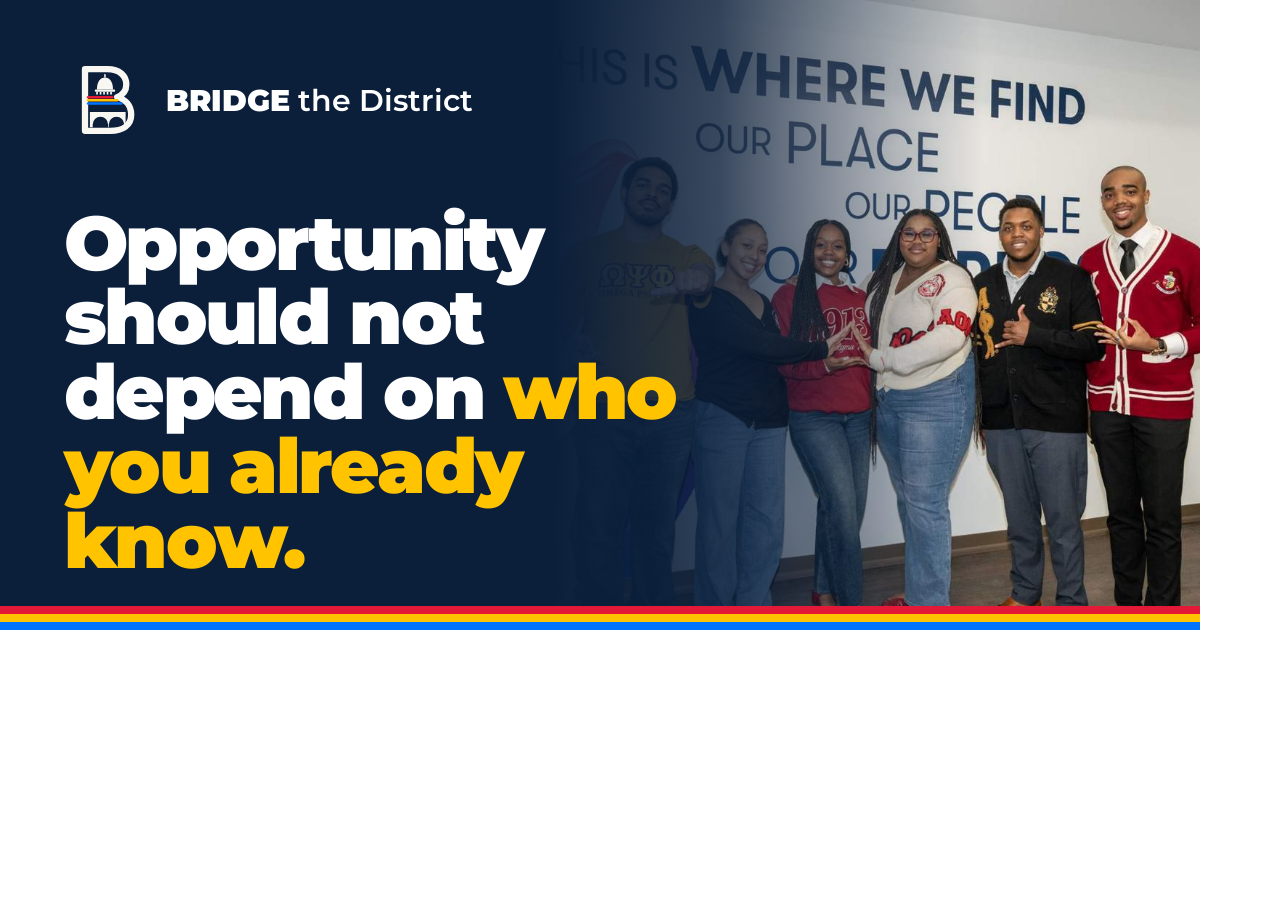
<file: tools/og-image.html>
<!DOCTYPE html><html><head><meta charset="utf-8"><link rel="stylesheet" href="../assets/css/fonts.css">
<style>body{margin:0}.og{position:relative;width:1200px;height:630px;overflow:hidden;background:#0B1F3B;font-family:Montserrat}
img.ph{position:absolute;right:0;top:0;width:700px;height:630px;object-fit:cover}
.g{position:absolute;inset:0;background:linear-gradient(90deg,#0B1F3B 46%,#0B1F3Bcc 60%,#0B1F3B00 82%)}
.t{position:absolute;left:64px;top:58px;color:#fff}
.lg{display:flex;align-items:center;gap:18px;font:600 30px Montserrat}.lg img{width:84px;height:84px}.lg b{font-weight:900}
h1{margin:64px 0 0;font:900 76px/.98 Montserrat;letter-spacing:-.035em;width:640px}h1 em{font-style:normal;color:#FFC300}
p{font:500 25px Inter;color:#d6dcec;margin:24px 0 0;width:600px}
.bar{position:absolute;left:0;right:0;bottom:0;height:24px;background:linear-gradient(#E31937 0 33%,#FFC300 33% 66%,#0073FF 66%)}</style></head>
<body><div class="og"><img class="ph" src="../group.jpg" alt=""><div class="g"></div><div class="t"><div class="lg"><img src="../assets/brand/monogram-reversed.svg" alt=""><span><b>BRIDGE</b> the District</span></div><h1>Opportunity should not depend on <em>who you already know.</em></h1><p>An independent nonprofit in Washington, DC. Student-powered. Institutionally grounded. Built to last.</p></div><div class="bar"></div></div></body></html>
</file>
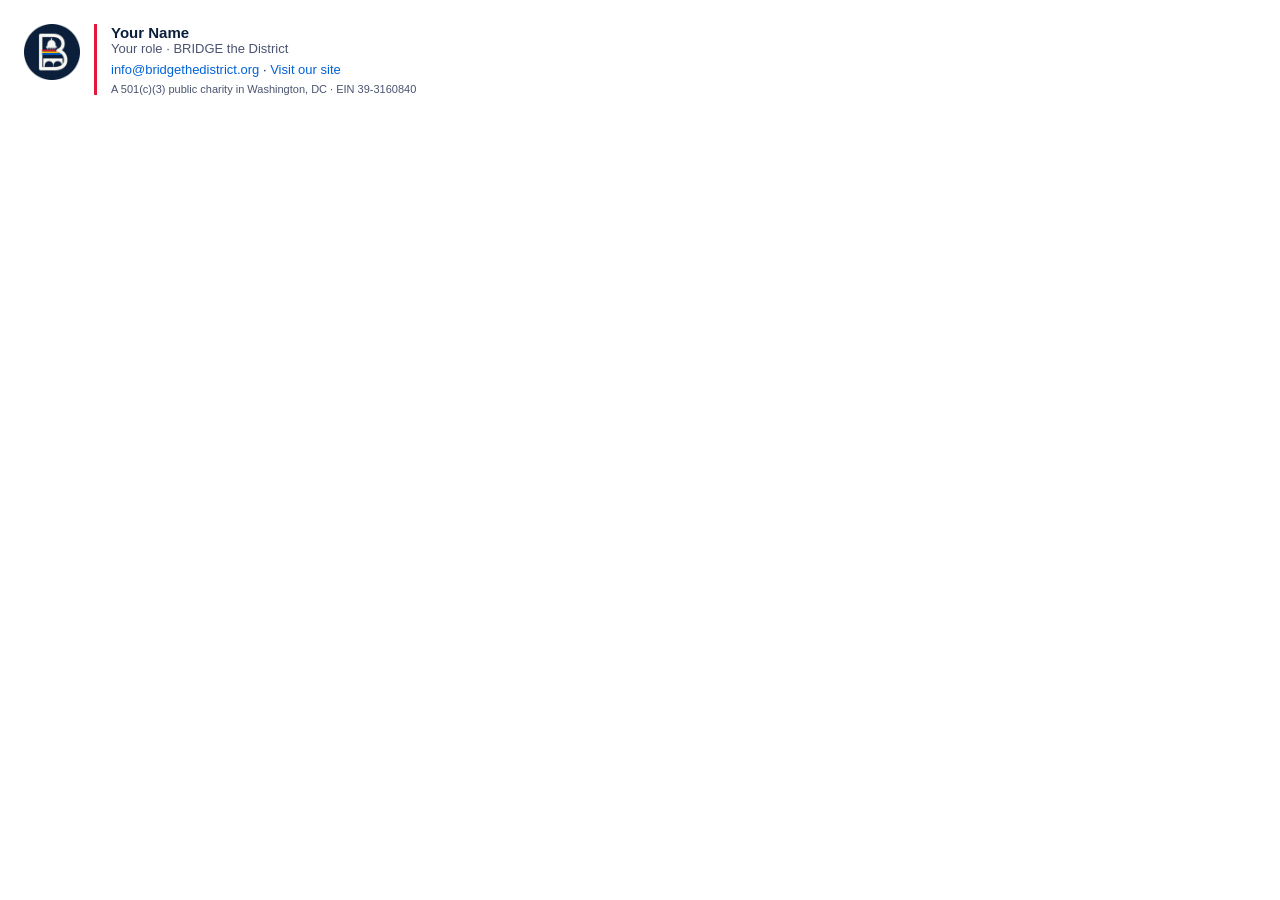
<file: assets/brand/email-signature.html>
<!DOCTYPE html><html lang="en"><head><meta charset="utf-8"><title>BRIDGE email signature</title><meta name="robots" content="noindex"></head>
<body style="margin:24px;font-family:Arial,Helvetica,sans-serif">
<!-- Copy the table below into your email signature settings. Replace the name and role. Images load from the public site. -->
<table cellpadding="0" cellspacing="0" role="presentation" style="font-family:Arial,Helvetica,sans-serif;color:#0B1F3B">
 <tr>
  <td style="padding-right:14px;vertical-align:top"><img src="https://englandomotanwa-sys.github.io/bridge-2027/assets/brand/monogram-circle-512.png" width="56" height="56" alt="BRIDGE the District"></td>
  <td style="vertical-align:top;border-left:3px solid #E31937;padding-left:14px">
   <div style="font-size:15px;font-weight:bold">Your Name</div>
   <div style="font-size:13px;color:#4a5470">Your role · BRIDGE the District</div>
   <div style="font-size:13px;margin-top:6px"><a href="mailto:info@bridgethedistrict.org" style="color:#0062D9;text-decoration:none">info@bridgethedistrict.org</a> · <a href="https://englandomotanwa-sys.github.io/bridge-2027/" style="color:#0062D9;text-decoration:none">Visit our site</a></div>
   <div style="font-size:11px;color:#4a5470;margin-top:6px">A 501(c)(3) public charity in Washington, DC · EIN 39-3160840</div>
  </td>
 </tr>
</table>
</body></html>
</file>
<file: assets/css/fonts.css>
/* Self-hosted fonts (SIL Open Font License 1.1, via Fontsource). Latin subset.
   Montserrat: headings. Inter: supporting text. VT323: transit display boards only. */
@font-face{font-family:'Montserrat';font-style:normal;font-weight:500;font-display:swap;src:url(../fonts/montserrat-latin-500-normal.woff2) format('woff2')}
@font-face{font-family:'Montserrat';font-style:normal;font-weight:600;font-display:swap;src:url(../fonts/montserrat-latin-600-normal.woff2) format('woff2')}
@font-face{font-family:'Montserrat';font-style:normal;font-weight:700;font-display:swap;src:url(../fonts/montserrat-latin-700-normal.woff2) format('woff2')}
@font-face{font-family:'Montserrat';font-style:normal;font-weight:800;font-display:swap;src:url(../fonts/montserrat-latin-800-normal.woff2) format('woff2')}
@font-face{font-family:'Montserrat';font-style:normal;font-weight:900;font-display:swap;src:url(../fonts/montserrat-latin-900-normal.woff2) format('woff2')}
@font-face{font-family:'Montserrat';font-style:italic;font-weight:800;font-display:swap;src:url(../fonts/montserrat-latin-800-italic.woff2) format('woff2')}
@font-face{font-family:'Montserrat';font-style:italic;font-weight:900;font-display:swap;src:url(../fonts/montserrat-latin-900-italic.woff2) format('woff2')}
@font-face{font-family:'Inter';font-style:normal;font-weight:400;font-display:swap;src:url(../fonts/inter-latin-400-normal.woff2) format('woff2')}
@font-face{font-family:'Inter';font-style:normal;font-weight:500;font-display:swap;src:url(../fonts/inter-latin-500-normal.woff2) format('woff2')}
@font-face{font-family:'Inter';font-style:normal;font-weight:600;font-display:swap;src:url(../fonts/inter-latin-600-normal.woff2) format('woff2')}
@font-face{font-family:'Inter';font-style:normal;font-weight:700;font-display:swap;src:url(../fonts/inter-latin-700-normal.woff2) format('woff2')}
@font-face{font-family:'VT323';font-style:normal;font-weight:400;font-display:swap;src:url(../fonts/vt323-latin-400-normal.woff2) format('woff2')}
</file>
<file: assets/css/system.css>
/* BRIDGE the District: shared system (tokens, type, buttons, chips, nav, modal).
   VOICE: a campaign by students, confident and warm. IDEA: the season as a DC Metro line.
   COLOUR and TYPE: DC flag red on deep navy and paper white; Montserrat for signage,
   Inter for reading, VT323 for LED boards. Loaded by every page. */
:root{color-scheme:light;
--bg:#F8F7F2;--ink:#0B1F3B;--muted:#4a5470;
--navy:#0B1F3B;--red:#E31937;--red-ink:#B5102A;--amber:#FFC300;--paper:#F8F7F2;--line:#d9d4ca;--card:#ffffff;--blue:#0073FF}
*{box-sizing:border-box;min-width:0}
html{overflow-x:clip;scroll-behavior:smooth;scroll-padding-top:100px}
body{margin:0;background:var(--bg);color:var(--ink);font:17px/1.6 Inter,system-ui,sans-serif;overflow-x:clip}
img{max-width:100%}
h1,h2,h3,h4{font-family:Montserrat,system-ui,sans-serif;letter-spacing:-.02em;margin:0}
h2{font-size:clamp(32px,4.6vw,56px);line-height:1.04;font-weight:900;text-wrap:balance}
h3{font-size:21px;font-weight:800;line-height:1.2}
p{margin:0 0 1em;max-width:64ch}
a{color:inherit}
.band{position:relative;padding:clamp(52px,7vw,108px) max(5vw,18px)}
.wrap{max-width:1240px;margin:0 auto}
.lede{font-size:clamp(18px,1.6vw,21px);color:var(--muted)}
.dark .lede{color:#c9d1e6}
.btn{display:inline-flex;align-items:center;justify-content:center;gap:10px;min-height:48px;padding:0 22px;border-radius:999px;border:2px solid currentColor;font:700 16px Montserrat,sans-serif;text-decoration:none;cursor:pointer;background:none;color:inherit;text-align:center}
.btn.solid{background:var(--red);border-color:var(--red);color:#fff}
.btn[disabled]{opacity:.55;cursor:default}
:focus-visible{outline:3px solid currentColor;outline-offset:3px}
.btn:focus-visible,button:focus-visible,a:focus-visible,summary:focus-visible,input:focus-visible,select:focus-visible,textarea:focus-visible,[tabindex]:focus-visible{outline:3px solid #FFC300;outline-offset:3px;box-shadow:0 0 0 6px #0B1F3B}
section[tabindex="-1"]:focus,section[tabindex="-1"]:focus-visible{outline:none;box-shadow:none}
.vh{position:absolute!important;width:1px;height:1px;padding:0;margin:-1px;overflow:hidden;clip:rect(0 0 0 0);white-space:nowrap;border:0}
.skip{position:fixed;left:12px;top:-80px;z-index:200;padding:12px 18px;border-radius:10px;background:#FFC300;color:#0B1F3B;font:800 15px Montserrat,sans-serif;text-decoration:none}
.skip:focus{top:12px}
.noscript{padding:14px max(5vw,18px);background:#FFC300;color:#0B1F3B;font-weight:600}

/* station label */
.sta{display:inline-flex;align-items:center;gap:10px;margin-bottom:18px;font:800 13px Montserrat,sans-serif;letter-spacing:.08em;text-transform:uppercase;color:var(--red-ink)}
.sta i{width:18px;height:18px;border-radius:50%;background:#fff;border:5px solid var(--red);flex:none}
.sta b{display:inline-grid;place-items:center;min-width:26px;height:26px;padding:0 6px;border-radius:6px;background:var(--red);color:#fff;font-size:13px;letter-spacing:0}
.dark .sta{color:#ff8fa3}

/* status chips */
.chip{display:inline-flex;align-items:center;gap:6px;padding:3px 10px;border-radius:999px;font:800 11px/1.5 Montserrat,sans-serif;letter-spacing:.06em;text-transform:uppercase;white-space:nowrap;vertical-align:middle;border:1.5px solid currentColor}
.chip:before{content:"";width:8px;height:8px;border-radius:50%;background:currentColor}
.chip-confirmed,.chip-existing,.chip-measured{color:#0f7a3a;background:#e9f8ef}
.chip-planned,.chip-established{color:#0B1F3B;background:#eef1f8}
.chip-tentative,.chip-proposed{color:#7a5300;background:#fff4d6}
.chip-proposed:before,.chip-tentative:before{background:none;border:2px dashed currentColor;width:6px;height:6px}
.chip-intended{color:#5b2f99;background:#f3ecfc}
.chip-intended:before{background:none;border:2px dashed currentColor;width:6px;height:6px}
.chip-measured:before{content:"✓";width:auto;height:auto;background:none;font-size:11px}

/* experience switch: Ride the Line / Partner Express */
.lineswitch{display:flex;flex:none;padding:3px;border-radius:999px;background:#050a18;border:1px solid #ffffff2e}
.lineswitch a{display:flex;align-items:center;gap:7px;min-height:36px;padding:0 13px;border-radius:999px;text-decoration:none;font:800 13px Montserrat,sans-serif;color:#c9d1e6;white-space:nowrap}
.lineswitch a[aria-current=page]{background:#fff;color:#0B1F3B}
.lineswitch i{width:10px;height:10px;border-radius:50%;flex:none}
.ls-red{background:var(--red)}.ls-amber{background:var(--amber)}

/* menu (phones and tablets) */
.menubtn{display:none;align-items:center;gap:8px;min-height:40px;padding:0 14px;border-radius:999px;border:2px solid #ffffff55;background:none;color:#fff;font:800 13px Montserrat,sans-serif;cursor:pointer}
.menubtn span{width:16px;height:2px;background:currentColor;box-shadow:0 -5px 0 currentColor,0 5px 0 currentColor}
.menupanel{position:absolute;left:0;right:0;top:100%;z-index:30;max-height:calc(100vh - 70px);overflow:auto;padding:16px max(5vw,18px) 22px;background:#050a18;color:#fff;border-bottom:3px solid var(--red);box-shadow:0 20px 40px #0008}
.menupanel[hidden]{display:none}
.mp-lines{display:grid;grid-template-columns:1fr 1fr;gap:10px}
.mp-lines a{display:grid;padding:14px;border-radius:12px;border:2px solid #ffffff33;text-decoration:none}
.mp-lines a small{color:#c9d1e6}
.mp-ride{border-color:var(--red)!important}.mp-exp{border-color:var(--amber)!important}
.mp-stops{list-style:none;margin:14px 0;padding:0 0 0 14px;border-left:6px solid var(--red);display:grid}
.mp-stops a{display:block;padding:10px 6px;min-height:44px;text-decoration:none;font:700 17px Montserrat,sans-serif}
.mp-cta{display:flex;flex-wrap:wrap;gap:8px}
.mp-cta .btn{min-height:44px;font-size:14px;color:#fff}
@media(max-width:1520px){.menubtn{display:inline-flex}}

/* modal */
.modal{position:fixed;inset:0;z-index:120;display:grid;place-items:center;padding:18px;background:#050a18cc;backdrop-filter:blur(6px)}
.modal[hidden]{display:none}
.mbox{position:relative;width:min(640px,100%);max-height:calc(100vh - 36px);overflow:auto;padding:28px;border-radius:22px;background:#fff;color:var(--navy);box-shadow:0 30px 80px #000a}
.mbox:before{content:"";position:absolute;left:0;right:0;top:0;height:10px;background:var(--red)}
.mx{position:absolute;right:14px;top:18px;width:44px;height:44px;border-radius:50%;border:0;background:#f1ebe1;color:var(--navy);font-size:26px;cursor:pointer}
.mk{font:800 12px Montserrat,sans-serif;letter-spacing:.08em;text-transform:uppercase;color:#59627c;margin-top:6px}
.mbox h3{font-size:clamp(24px,3vw,32px);font-weight:900;margin:6px 0 10px;padding-right:44px}
.mintro{color:#3d4763}
.mbtns{display:flex;flex-wrap:wrap;gap:8px}
.mbtns .btn{min-height:44px;padding:0 16px;font-size:14px}
.mstate{margin:14px 0 0;font-weight:700;color:#0f7a3a;min-height:1.5em}
body.modal-open{overflow:hidden}

/* partnership summary list */
.sum{display:grid;gap:0;margin:0;border-top:1px solid #e2dacd}
.sum div{display:grid;grid-template-columns:190px minmax(0,1fr);gap:14px;padding:10px 0;border-bottom:1px solid #e2dacd}
.sum dt{font:800 13px Montserrat,sans-serif;letter-spacing:.04em;text-transform:uppercase;color:#59627c}
.sum dd{margin:0;font-weight:600;overflow-wrap:anywhere}
@media(max-width:560px){.sum div{grid-template-columns:minmax(0,1fr);gap:2px}}

/* form controls (light surfaces) */
.f{display:grid;gap:6px;font-weight:700;font-size:15px}
.f em{font-style:normal;font-weight:600;font-size:12px;color:#ff9aac;margin-left:6px}
.f input,.f select,.f textarea{min-height:48px;padding:10px 14px;border-radius:12px;border:2px solid #ffffff33;background:#050a18;color:#fff;font:600 16px Inter,sans-serif}
.f textarea{resize:vertical}
.f input[aria-invalid=true]{border-color:#ff8fa3;box-shadow:0 0 0 3px #e4002b55}
.f select option{color:#0B1F3B;background:#fff}

@media(prefers-reduced-motion:reduce){html{scroll-behavior:auto}*,*:before,*:after{animation-duration:.001ms!important;animation-iteration-count:1!important;transition-duration:.001ms!important}}
</file>
<file: assets/css/ride.css>
/* station label on every band */

/* top bar + operator ticker */
header{position:sticky;top:0;z-index:20}
nav{display:flex;align-items:center;gap:18px;padding:10px max(5vw,18px);background:color-mix(in srgb,var(--navy) 95%,transparent);color:#fff;backdrop-filter:blur(8px)}
.logo{display:flex;align-items:center;gap:10px;font:900 18px Montserrat,sans-serif;text-decoration:none}
.dot{flex:none;width:22px;height:22px;border-radius:50%;background:var(--red);box-shadow:inset 0 0 0 5px #fff}
.links{display:flex;gap:4px;margin-left:auto;overflow-x:auto;scrollbar-width:none}
.links a{flex:none;padding:10px 12px;border-radius:8px;text-decoration:none;font-weight:600;font-size:15px;opacity:.85}
.links a:hover{opacity:1;background:#ffffff1a}
#present{flex:none;min-height:40px;padding:0 16px;font-size:14px;color:#fff;border-color:#ffffff66}
.ticker{display:flex;align-items:center;background:#050a18;color:var(--amber);border-bottom:3px solid var(--red);height:36px;overflow:hidden}
.ticker .lbl{flex:none;display:flex;align-items:center;gap:8px;height:100%;padding:0 14px;background:var(--red);color:#fff;font:800 12px Montserrat,sans-serif;letter-spacing:.08em;text-transform:uppercase;border:0;cursor:pointer}
.ticker .run{flex:1;overflow:hidden;white-space:nowrap;mask-image:linear-gradient(90deg,transparent,#000 4%,#000 96%,transparent)}
.ticker .run span{display:inline-block;padding-left:100%;font:22px/36px VT323,monospace;letter-spacing:.06em;animation:marquee 60s linear infinite}
.ticker:hover .run span,.ticker.paused .run span{animation-play-state:paused}
@keyframes marquee{to{transform:translateX(-100%)}}

/* page-long red line (wide screens) */
.rail{position:fixed;left:22px;top:110px;bottom:24px;width:8px;border-radius:8px;background:#9aa6c433;z-index:15;pointer-events:none;display:none}
.rail .f{position:absolute;inset:0 0 auto 0;height:calc(var(--sp,0)*100%);background:var(--red);border-radius:8px}
.rail .t{position:absolute;left:50%;top:calc(var(--sp,0)*(100% - 34px));width:22px;height:34px;margin:0 0 0 -11px;border-radius:9px 9px 6px 6px;background:var(--red);box-shadow:0 0 0 3px #fff,0 6px 16px #0005}
.rail .t:before{content:"";position:absolute;left:4px;right:4px;top:5px;height:9px;border-radius:3px;background:#fff}
@media(min-width:1180px){.rail{display:block}}

/* next stop sign */
.nextsign{position:fixed;left:18px;bottom:18px;z-index:25;display:flex;align-items:stretch;border-radius:14px;overflow:hidden;box-shadow:0 10px 30px #0006;font-family:Montserrat,sans-serif;max-width:calc(100vw - 110px);transform:translateY(140%);transition:transform .5s cubic-bezier(.2,.7,.2,1)}
.nextsign.show{transform:none}
.nextsign .k{display:grid;place-items:center;padding:0 12px;background:var(--red);color:#fff;font:900 12px Montserrat,sans-serif;letter-spacing:.06em;text-transform:uppercase;text-align:center;line-height:1.1}
.nextsign .v{padding:9px 16px;background:var(--navy);color:#fff}
.nextsign small{display:block;font:700 11px Montserrat,sans-serif;letter-spacing:.08em;text-transform:uppercase;color:#ff9aac}
.nextsign strong{display:block;font-size:17px;white-space:nowrap;overflow:hidden;text-overflow:ellipsis}
.nextsign.flip strong{animation:flip .45s}
@keyframes flip{from{opacity:0;transform:translateY(10px)}}

/* hero */
.hero{background:var(--navy);color:#fff;overflow:hidden;padding-bottom:0}
.hero-grid{display:grid;grid-template-columns:minmax(0,1.05fr) minmax(0,1fr);gap:clamp(24px,4vw,56px);align-items:end}
.hero h1{font-size:clamp(46px,7.4vw,104px);font-weight:900;line-height:.95;letter-spacing:-.035em}
.hero h1 span{display:block;opacity:0;transform:translateY(24px);animation:rise .8s cubic-bezier(.2,.7,.2,1) forwards}
.hero h1 span:nth-child(2){animation-delay:.15s}.hero h1 span:nth-child(3){animation-delay:.3s;color:var(--red);font-size:.62em;margin-top:.25em;letter-spacing:-.025em}
.hero .lede{color:#d6dcec;margin:24px 0 28px}
.cta{display:flex;flex-wrap:wrap;gap:12px;padding-bottom:clamp(40px,6vw,88px)}
.photo-stack{position:relative;height:clamp(340px,44vw,580px)}
.photo-stack img{position:absolute;object-fit:cover;border-radius:18px;box-shadow:0 24px 60px #0008}
.ph1{inset:0 0 20% 10%;width:90%;height:80%;animation:drift 18s ease-in-out infinite alternate}
.ph2{width:40%;height:44%;left:0;bottom:6%;border:6px solid var(--navy);transform:rotate(-3deg)}
.ph3{width:30%;height:40%;right:-2%;bottom:2%;object-position:58% 40%;border:6px solid var(--navy);transform:rotate(3deg)}
.metro{position:absolute;left:0;right:0;bottom:0;height:90px;pointer-events:none}
.metro path{fill:none;stroke:var(--red);stroke-width:14;stroke-linecap:round;stroke-dasharray:1700;stroke-dashoffset:1700;animation:draw 2.4s .5s cubic-bezier(.6,.1,.2,1) forwards}
.metro circle{fill:#fff;stroke:var(--red);stroke-width:6;opacity:0;animation:pop .4s forwards}
@keyframes rise{to{opacity:1;transform:none}}
@keyframes draw{to{stroke-dashoffset:0}}
@keyframes pop{to{opacity:1}}
@keyframes drift{to{transform:scale(1.06) translate(-1.5%,1%)}}

/* stats strip */
.stats{display:grid;grid-template-columns:1.3fr repeat(3,minmax(0,1fr));gap:2px;background:var(--line);border-block:1px solid var(--line)}
.stat{background:var(--bg);padding:26px max(2vw,14px)}
.stat b{display:block;font:900 clamp(34px,4.4vw,56px)/1 Montserrat,sans-serif;color:var(--red);white-space:nowrap}
.stat span{font-size:15px;color:var(--muted)}
.stat.big{background:var(--red);color:#fff}.stat.big b{color:#fff;font-size:clamp(44px,5.6vw,76px)}.stat.big span{color:#fff4f6;font-weight:600}

/* why */
.split{display:grid;grid-template-columns:minmax(0,.9fr) minmax(0,1.1fr);gap:clamp(28px,5vw,72px);align-items:start}
.pillars{display:grid;gap:14px}
.pillar{display:grid;grid-template-columns:64px minmax(0,1fr);gap:16px;padding:20px;border-radius:16px;background:var(--card);border:1px solid var(--line)}
.pillar i{width:64px;height:64px;border-radius:50%;display:grid;place-items:center;font:900 22px Montserrat,sans-serif;font-style:normal;color:#fff}
.pillar p{margin:6px 0 0;color:var(--muted);font-size:16px}
.belief{margin-top:28px;font:800 clamp(22px,2.4vw,30px)/1.2 Montserrat,sans-serif;text-wrap:balance}
.belief em{font-style:normal;color:var(--red)}

/* demand */
.demand{background:#050a18;color:#fff;overflow:hidden}
.demand-grid{display:grid;grid-template-columns:minmax(0,1fr) minmax(0,1.1fr);gap:clamp(28px,5vw,64px);align-items:center}
.huge{font:900 clamp(120px,20vw,260px)/.82 Montserrat,sans-serif;letter-spacing:-.06em;color:var(--red)}
.demand p{color:#c9d1e6}
.demand strong{color:#fff}
.duo{display:grid;grid-template-columns:minmax(0,1.4fr) minmax(0,1fr);gap:14px}
.duo figure{margin:0;position:relative;border-radius:18px;overflow:hidden}
.duo img{display:block;width:100%;height:clamp(260px,32vw,420px);object-fit:cover}
.cap{position:absolute;left:10px;bottom:10px;right:10px;padding:7px 11px;border-radius:9px;background:#0b1a3ae0;color:#fff;font-size:14px;line-height:1.35}

/* the line */
.season{background:var(--navy);color:#fff}
.season .lede{color:#c9d1e6}
.season-head{display:grid;grid-template-columns:minmax(0,1fr) minmax(0,420px);gap:32px;align-items:end}
.pids{background:#000;border-radius:14px;padding:14px 16px 10px;border:3px solid #222;box-shadow:inset 0 0 30px #ffb00012;font:24px/1.15 VT323,monospace;color:var(--amber)}
.pids .row{display:grid;grid-template-columns:38px 40px minmax(0,1fr) 62px;gap:8px;padding:3px 0}
.pids .row.h{color:#ffb000aa;font-size:18px;border-bottom:1px solid #ffb00033;margin-bottom:4px}
.pids .row span:last-child{text-align:right}
.pids .dest{white-space:nowrap;overflow:hidden;text-overflow:ellipsis}
.pids .blink{animation:blink 1.2s steps(2) infinite}
@keyframes blink{50%{opacity:.2}}
.track{position:relative;margin:76px 0 8px;display:grid;grid-template-columns:repeat(10,minmax(0,1fr))}
.track:before,.track .fill{content:"";position:absolute;left:5%;right:5%;top:22px;height:12px;border-radius:12px;background:#ffffff26}
.track .fill{background:var(--red);right:auto;width:calc(var(--p,0)*90%);transition:width .2s linear}
.train{position:absolute;top:-34px;left:calc(5% + var(--p,0)*90%);transform:translateX(-50%);transition:left .2s linear;pointer-events:none}
.train svg{display:block;width:92px;height:36px}
.stop{position:relative;display:flex;flex-direction:column;align-items:center;gap:10px;background:none;border:0;color:#fff;cursor:pointer;padding:0 4px 8px;font:inherit;text-align:center;min-height:44px}
.stop .ring{width:56px;height:56px;border-radius:50%;background:var(--navy);border:7px solid #ffffff55;display:grid;place-items:center;font:800 13px Montserrat,sans-serif;transition:border-color .3s,transform .3s}
.stop.on .ring{border-color:var(--red);background:#fff;color:var(--navy)}
.stop[aria-pressed=true] .ring{transform:scale(1.18);box-shadow:0 0 0 6px #e4002b55}
.stop .txt{display:flex;flex-direction:column;gap:2px}
.stop small{font:700 13px Montserrat,sans-serif;color:#ff9aac;white-space:nowrap}
.stop span{font-size:14px;line-height:1.25;font-weight:600}
.announce{display:flex;align-items:center;gap:12px;margin-top:28px;padding:12px 16px;border-radius:12px;background:#000;color:var(--amber);font:22px/1.2 VT323,monospace;letter-spacing:.04em;min-height:52px}
.announce i{flex:none;width:12px;height:12px;border-radius:50%;background:var(--red);box-shadow:0 0 12px var(--red);animation:blink 1.2s steps(2) infinite}
.detail{display:grid;grid-template-columns:minmax(0,1.1fr) minmax(0,.9fr) minmax(0,1fr);gap:24px;margin-top:14px;padding:clamp(22px,3vw,32px);border-radius:22px;background:#fff;color:var(--navy);min-height:300px}
.detail .when{font:800 15px Montserrat,sans-serif;color:var(--red)}
.detail h3{font-size:clamp(26px,3vw,38px);font-weight:900;margin:6px 0 12px}
.detail p{color:#3d4763}
.detail figure{margin:0;position:relative;border-radius:14px;overflow:hidden;min-height:220px}
.detail figure img{position:absolute;inset:0;width:100%;height:100%;object-fit:cover}
.detail.swap>*{animation:doors .5s cubic-bezier(.2,.7,.2,1)}
@keyframes doors{from{opacity:0;transform:translateY(12px)}}
.asks{list-style:none;margin:0;padding:0;display:grid;gap:10px;align-content:start}
.asks li{padding:14px 16px;border-radius:12px;background:#f3eee6;font-weight:600;font-size:16px}
.asks li b{color:var(--red)}

/* spotlight */
.spot{background:var(--paper);color:#0B1F3B}
.spot-grid{display:grid;grid-template-columns:minmax(0,1.5fr) repeat(2,minmax(0,1fr));grid-template-rows:repeat(2,clamp(180px,20vw,270px));gap:12px;margin-top:34px}
.spot-grid figure{margin:0;position:relative;border-radius:16px;overflow:hidden}
.spot-grid img{width:100%;height:100%;object-fit:cover;display:block;transition:transform .8s}
.spot-grid figure:hover img{transform:scale(1.04)}
.spot-grid .a{grid-row:span 2}
.spot-head{display:grid;grid-template-columns:minmax(0,1.2fr) minmax(0,1fr);gap:32px;align-items:end}
.spot-head p{color:#4a5470;margin:0}
.chips{display:flex;flex-wrap:wrap;gap:8px;margin-top:20px}
.chips span{padding:8px 14px;border-radius:999px;background:#0B1F3B;color:#fff;font:700 14px Montserrat,sans-serif}

/* moments */
.gallery{display:flex;gap:16px;overflow-x:auto;scroll-snap-type:x mandatory;padding:8px 0 18px;scrollbar-width:thin}
.gallery figure{flex:0 0 auto;margin:0;scroll-snap-align:start;position:relative}
.gallery figure[hidden]{display:none}
.gallery img{display:block;height:clamp(300px,40vw,460px);width:auto;max-width:86vw;border-radius:16px;object-fit:cover}
.gal-head{display:flex;flex-wrap:wrap;justify-content:space-between;align-items:end;gap:16px;margin-bottom:18px}
.arrows{display:flex;gap:8px}
.arrows button{width:48px;height:48px;border-radius:50%;border:2px solid var(--ink);background:none;color:var(--ink);font-size:20px;cursor:pointer}
.filters{display:flex;flex-wrap:wrap;gap:8px;margin-bottom:18px}
.filters button{min-height:44px;padding:0 16px;border-radius:999px;border:2px solid var(--line);background:var(--card);color:var(--ink);font:700 15px Montserrat,sans-serif;cursor:pointer}
.filters button[aria-pressed=true]{background:var(--red);border-color:var(--red);color:#fff}

/* partner menu */
.partner{background:var(--red);color:#fff}
.partner .lede{color:#fff4f6}
.partner .sta{color:#fff}.partner~* .x{}.partner .sta i{border-color:#fff;background:var(--red)}.partner .sta b{background:#fff;color:var(--red)}
.fares{display:grid;grid-template-columns:repeat(3,minmax(0,1fr));gap:16px;margin-top:36px;align-items:stretch}
.fare{position:relative;display:flex;flex-direction:column;gap:10px;padding:26px;border-radius:20px;background:#fff;color:var(--navy);overflow:hidden}
.fare:after{content:"";position:absolute;left:0;right:0;top:0;height:8px;background:repeating-linear-gradient(90deg,var(--navy) 0 14px,transparent 14px 22px);opacity:.15}
.fare .fcard-k{font:800 12px Montserrat,sans-serif;letter-spacing:.1em;text-transform:uppercase;color:#59627c}
.fare .price{font:900 clamp(44px,4.6vw,64px)/1 Montserrat,sans-serif;color:var(--red);white-space:nowrap}
.fare p{margin:0;color:#3d4763;font-size:16px}
.fare ul{margin:4px 0 8px;padding-left:20px;font-size:15px;color:#3d4763;display:grid;gap:4px}
.fare .btn{margin-top:auto;align-self:flex-start}
.fare.hot{background:var(--navy);color:#fff;transform:translateY(-10px);box-shadow:0 24px 50px #0005}
.fare.hot p,.fare.hot ul{color:#d6dcec}.fare.hot .price{color:#fff}.fare.hot .fcard-k{color:#ff9aac}
.tag{position:absolute;right:16px;top:20px;padding:4px 10px;border-radius:999px;background:var(--red);color:#fff;font:700 13px Montserrat,sans-serif}
.alts{display:grid;grid-template-columns:repeat(3,minmax(0,1fr));gap:16px;margin-top:16px}
.alt{padding:20px 22px;border-radius:16px;border:2px solid #ffffff66}
.alt h3{font-size:18px}.alt p{margin:6px 0 0;font-size:15px;color:#fff4f6}

/* proof */
.proof-grid{display:grid;grid-template-columns:minmax(0,1fr) minmax(0,1fr);gap:clamp(24px,4vw,56px);align-items:center}
.proof-photo{border-radius:20px;overflow:hidden;aspect-ratio:4/3}
.proof-photo img{width:100%;height:100%;object-fit:cover}
.facts{display:grid;grid-template-columns:max-content minmax(0,1fr);gap:2px 0;background:var(--line);border-radius:16px;overflow:hidden;margin-top:20px}
.facts div{grid-column:1/-1;display:grid;grid-template-columns:subgrid;align-items:center;background:var(--card)}
.facts b{padding:16px 18px;font:900 clamp(22px,2.4vw,30px)/1 Montserrat,sans-serif;color:var(--red);white-space:nowrap}
.facts span{padding:14px 18px 14px 4px;font-size:16px}
.unis{display:flex;height:16px;border-radius:8px;overflow:hidden;margin:10px 0 6px}
.unis i{display:block}
.unis-key{display:flex;flex-wrap:wrap;gap:6px 16px;font-size:14px;color:var(--muted)}
.unis-key em{display:inline-block;width:10px;height:10px;border-radius:50%;margin-right:6px;font-style:normal}

/* ask */
.ask{background:var(--navy);color:#fff;text-align:center;overflow:hidden}
.ask h2{font-size:clamp(48px,8vw,112px);line-height:.92;letter-spacing:-.035em}
.ask h2 em{font-style:normal;color:var(--red)}
.ask p{margin:24px auto;color:#d6dcec}
.contact{display:inline-flex;flex-wrap:wrap;justify-content:center;gap:12px;margin-top:8px}
.who{margin-top:34px;font-size:16px;color:#c9d1e6}
.note{font-size:13px;color:var(--muted);margin-top:14px}
.endline{display:flex;justify-content:center;align-items:center;gap:0;margin:0 auto 26px;max-width:520px}
.endline i{flex:1;height:10px;background:var(--red)}
.endline b{width:34px;height:34px;border-radius:50%;background:#fff;border:8px solid var(--red);flex:none}
footer{padding:22px max(5vw,18px) 90px;background:#060e22;color:#9aa6c4;font-size:14px;display:flex;flex-wrap:wrap;gap:8px 24px;justify-content:space-between}


/* present mode */
body.present{scroll-snap-type:y mandatory}
body.present main>section{min-height:calc(100vh - 100px);scroll-snap-align:start;display:flex;flex-direction:column;justify-content:center}
.pager{position:fixed;right:18px;bottom:18px;z-index:30;display:none;gap:8px}
body.present .pager{display:flex}
.pager button{width:48px;height:48px;border-radius:50%;border:0;background:var(--red);color:#fff;font-size:20px;cursor:pointer;box-shadow:0 6px 20px #0006}


/* ===== motion: the ride ===== */
.bell{width:10px;height:10px;border-radius:50%;background:#fff;box-shadow:0 0 0 3px #ffffff55}
/* arriving: content pulls in from the right like a train into the platform */
.anim .rv{opacity:0;transform:translateX(90px);filter:blur(10px)}
.anim .rv.in{opacity:1;transform:none;filter:none;transition:opacity .8s var(--d,0s),transform 1s cubic-bezier(.16,.8,.2,1) var(--d,0s),filter .8s var(--d,0s)}
.anim .fare.hot.rv.in{transform:translateY(-10px)}
/* platform edge: a red bar races across the top of each band as it arrives */
.band:after{content:"";position:absolute;left:0;top:0;height:6px;width:100%;background:linear-gradient(90deg,transparent,var(--red) 30%,var(--red) 70%,transparent);transform:translateX(-110%);pointer-events:none}
.anim .band.arrived:after{animation:edge 1.1s cubic-bezier(.6,.1,.2,1)}
@keyframes edge{to{transform:translateX(110%)}}
/* doors on first load */
.doors{position:fixed;inset:0;z-index:60;display:flex;pointer-events:none}
.doors div{flex:1;position:relative;background:linear-gradient(#E31937,#E31937) 0 64%/100% 12px no-repeat,#0B1F3B;transition:transform 1.1s cubic-bezier(.7,0,.2,1)}
.doors div:before{content:"";position:absolute;top:18%;height:34%;width:44%;border-radius:18px;background:#16285a;box-shadow:inset 0 0 0 6px #22396f}
.doors .l:before{right:12%}.doors .r:before{left:12%}
.doors .l{border-right:3px solid #050a18}.doors .r{border-left:3px solid #050a18}
.doors .sign{position:absolute;left:50%;top:76%;transform:translate(-50%,-50%);z-index:2;padding:12px 22px;border-radius:10px;background:#000;color:var(--amber);font:clamp(22px,3vw,34px)/1 VT323,monospace;letter-spacing:.08em;white-space:nowrap;transition:opacity .4s}
.doors.open .l{transform:translateX(-101%)}.doors.open .r{transform:translateX(101%)}.doors.open .sign{opacity:0}
/* departing: a full train sweeps across between stations */
.wipe{position:fixed;inset:0;z-index:50;pointer-events:none;overflow:hidden;visibility:hidden}
.wipe.go{visibility:visible}
.wtrain{position:absolute;top:0;bottom:0;left:100vw;width:150vw;border-radius:45vh 0 0 45vh;
 background:
  linear-gradient(#E31937,#E31937) 0 66%/100% 9% no-repeat,
  repeating-linear-gradient(90deg,transparent 0 3vw,#5a5a68 3vw 3.4vw,#f3d79a55 3.4vw 11vw,transparent 11vw 13vw) 0 30%/100% 24% no-repeat,
  repeating-linear-gradient(90deg,transparent 0 46vw,#050a18 46vw 47vw) 0 0/100% 100%,
  linear-gradient(#c9d1e6,#c9d1e6) 0 10%/100% 2% no-repeat,
  #0B1F3B;
 box-shadow:-40px 0 80px #0009}
.wtrain:before{content:"";position:absolute;left:5vh;top:40%;width:3vh;height:3vh;border-radius:50%;background:#fff6c8;box-shadow:0 0 40px 12px #fff6c888}
.wtrain .dest{position:absolute;left:14vh;top:44%;padding:10px 18px;border-radius:8px;background:#000;color:var(--amber);font:clamp(20px,2.6vw,32px)/1 VT323,monospace;letter-spacing:.06em;white-space:nowrap}
.wtrain:after{content:"";position:absolute;left:100%;top:20%;bottom:20%;width:60vw;background:repeating-linear-gradient(#ffffff00 0 14px,#ffffff22 14px 16px);mask-image:linear-gradient(90deg,#000,transparent)}
@media(prefers-reduced-motion:reduce){.anim .rv{opacity:1;transform:none;filter:none}.doors,.wipe{display:none}}

/* ===== boarding gate ===== */
.gate{display:none}.gate-on .gate{display:grid}.gate-on body{overflow:hidden}
.gate-on.anim .hero h1 span,.gate-on.anim .metro path,.gate-on.anim .metro circle,.gate-on.anim .ph1{animation-play-state:paused}
.gate{position:fixed;inset:0;z-index:70;background:#050a18;overflow:hidden;place-items:center;color:#fff}
.vault{position:absolute;left:-20%;right:-20%;top:-10%;height:62%;transform:perspective(500px) rotateX(58deg);transform-origin:50% 0;
 background:radial-gradient(ellipse at 50% 100%,#ffb00022,transparent 60%),
  repeating-linear-gradient(90deg,#9aa6c41f 0 3px,transparent 3px 70px),repeating-linear-gradient(0deg,#9aa6c41f 0 3px,transparent 3px 70px),#0a1530;
 animation:vault 14s linear infinite;mask-image:linear-gradient(#000 40%,transparent)}
@keyframes vault{to{background-position:0 0,0 0,0 140px,0 0}}
.glow{position:absolute;left:50%;top:44%;width:30vmin;height:30vmin;margin:-15vmin;border-radius:50%;background:radial-gradient(#fff6c8,#ffb00055 35%,transparent 70%);filter:blur(10px);animation:glow 2.4s ease-in-out infinite}
@keyframes glow{50%{transform:scale(1.25);opacity:.6}}
.gate .door{position:absolute;top:0;bottom:22px;width:50%;background:linear-gradient(#E31937,#E31937) 0 64%/100% 14px no-repeat,linear-gradient(90deg,#0B1F3B,#13265a 50%,#0B1F3B);transition:transform 1.4s cubic-bezier(.7,0,.2,1)}
.gate .door:before{content:"";position:absolute;top:14%;height:36%;width:46%;border-radius:22px;background:linear-gradient(160deg,#fff3d433,#ffe2a01a 45%,#00000033),radial-gradient(ellipse at 50% 30%,#ffd98a30,transparent 70%);box-shadow:inset 0 0 0 7px #22396f,0 0 40px #ffd98a14}
.gate .door.l{left:0;border-right:4px solid #000}.gate .door.l:before{right:10%}
.gate .door.r{right:0;border-left:4px solid #000}.gate .door.r:before{left:10%}
.gate.open .door.l{transform:translateX(-101%)}.gate.open .door.r{transform:translateX(101%)}
.gate.open{background:transparent}
.gate.open .vault,.gate.open .glow{opacity:0;transition:opacity .4s}
.gate-ui{position:relative;z-index:3;display:grid;justify-items:center;gap:18px;text-align:center;padding:24px;transition:opacity .4s,transform .4s}
.gate.going .gate-ui>*:not(.hint){opacity:0;transform:scale(.96);transition:all .4s}.gate.going .hint{animation:blink .9s steps(2) infinite}.gate.open .gate-ui{opacity:0}
.pylon{display:flex;align-items:center;gap:12px;padding:12px 20px;border-radius:12px;background:#2b1d14;border:2px solid #4a3527;font:900 clamp(18px,2.4vw,24px) Montserrat,sans-serif;letter-spacing:.02em}
.pylon .dot{width:30px;height:30px;box-shadow:inset 0 0 0 7px #fff}
.gate .pids{min-width:min(460px,86vw);text-align:left}
.gate h2{font-size:clamp(34px,6vw,72px);line-height:.95;letter-spacing:-.035em}
.gate h2 em{font-style:normal;color:var(--red)}
.tap{display:flex;align-items:center;gap:18px;padding:14px 26px 14px 14px;border-radius:20px;border:0;background:#1a1f2b;color:#fff;cursor:pointer;box-shadow:0 0 0 3px #ffffff22,0 20px 50px #0008;font:inherit}
.tap:hover .reader{box-shadow:0 0 0 4px #e4002b66,inset 0 0 18px #e4002b55}
.reader{position:relative;display:grid;place-items:center;width:92px;height:92px;border-radius:50%;background:#0d1220;box-shadow:0 0 0 4px #ffffff22,inset 0 0 18px #e4002b33;animation:pulse 1.6s ease-in-out infinite}
@keyframes pulse{50%{box-shadow:0 0 0 10px #e4002b22,inset 0 0 22px #e4002b66}}
.reader:before,.reader:after{content:"";position:absolute;border:3px solid #E31937;border-radius:50%;border-color:#E31937 transparent transparent;inset:18px}
.reader:after{inset:30px}
.gate .card{position:absolute;width:70px;height:46px;border-radius:8px;background:linear-gradient(135deg,#E31937,#8c0019);box-shadow:0 6px 16px #0008;transform:translate(-120px,40px) rotate(-18deg);opacity:0;display:grid;place-items:center;font:900 10px Montserrat,sans-serif;letter-spacing:.08em}
.gate.tapped .card{animation:tapcard .55s cubic-bezier(.2,.8,.2,1) forwards}
@keyframes tapcard{0%{opacity:0;transform:translate(-120px,40px) rotate(-18deg)}60%{opacity:1;transform:translate(0,0) rotate(-4deg)}100%{opacity:1;transform:translate(0,0) rotate(-4deg) scale(.96)}}
.gate.tapped .reader{background:#0f7a3a;animation:none;box-shadow:0 0 0 6px #19c46a55,0 0 40px #19c46a88}
.tap .txt{display:grid;text-align:left}
.tap .txt b{font:900 22px Montserrat,sans-serif}
.tap .txt small{color:#b9c1d6;font-size:14px}
@media(hover:none){.hint .kb{display:none}}.hint{font:20px VT323,monospace;letter-spacing:.08em;color:var(--amber)}
@keyframes edgeb{to{background:#fff3c4;box-shadow:0 0 14px 4px #ffe08a}}
.shake{animation:shake .5s}
@keyframes shake{20%{transform:translateY(2px)}40%{transform:translate(-2px,-1px)}60%{transform:translate(2px,1px)}80%{transform:translateY(-1px)}}
@media(prefers-reduced-motion:reduce){.gate .door,.gate-ui{transition:none}.vault,.glow,.reader{animation:none}}

/* ===== pitch sections ===== */
.gap{background:#f1ebe1;color:#0B1F3B}
.gap .lede{color:#4a5470}
.gap:before{content:"";position:absolute;left:0;right:0;top:0;height:18px;background:repeating-linear-gradient(90deg,#3c3a33 0 34px,#fff3c4 34px 52px,#3c3a33 52px 86px),#6d665d;opacity:.9}
.gap-grid{display:grid;grid-template-columns:repeat(3,minmax(0,1fr));gap:16px;margin-top:36px}
.gapcard{padding:26px;border-radius:20px;background:#fff;border:1px solid #e2dacd;display:flex;flex-direction:column;gap:10px}
.gapcard b{font:900 clamp(52px,6vw,84px)/.9 Montserrat,sans-serif;color:var(--red);letter-spacing:-.04em}
.gapcard p{margin:0;color:#3d4763}
.gapcard cite{margin-top:auto;font-style:normal;font-size:13px;color:#555d75}
.gapcard cite a{color:inherit}
.bars{display:grid;gap:8px;margin:6px 0}
.bars div{display:grid;grid-template-columns:92px minmax(0,1fr) 44px;gap:10px;align-items:center;font-size:14px;font-weight:600}
.bars span.t{height:14px;border-radius:7px;background:#eee7dc;overflow:hidden}
.bars span.t i{display:block;height:100%;width:0;border-radius:7px;background:var(--red);transition:width 1.4s cubic-bezier(.2,.7,.2,1) .3s}
.bars div:nth-child(2) span.t i{background:var(--navy)}
.gapcard.in .bars i,.gapcard:not(.rv) .bars i{width:var(--w)}
.mind{margin-top:30px;display:inline-block;padding:10px 18px;border-radius:8px;background:#fff3c4;color:#0B1F3B;font:800 15px Montserrat,sans-serif;letter-spacing:.08em;text-transform:uppercase;border:2px solid #0B1F3B}

.how{background:var(--bg)}
.route{position:relative;display:grid;grid-template-columns:repeat(4,minmax(0,1fr));gap:20px;margin-top:44px}
.route:before,.route:after{content:"";position:absolute;left:12.5%;right:12.5%;top:30px;height:12px;border-radius:12px;background:var(--line)}
.route:after{background:var(--red);transform:scaleX(0);transform-origin:left;transition:transform 1.8s cubic-bezier(.6,.1,.2,1) .2s}
.route.in:after,.route:not(.rv):after{transform:none}
.leg{position:relative;z-index:1;display:grid;justify-items:center;text-align:center;gap:10px}
.leg .ring{width:72px;height:72px;border-radius:50%;background:#fff;border:9px solid var(--red);display:grid;place-items:center;font:900 20px Montserrat,sans-serif;color:var(--navy)}
.leg.xfer .ring{border-color:var(--navy);box-shadow:0 0 0 6px var(--bg),0 0 0 11px var(--red)}
.leg h3{font-size:20px}
.leg p{margin:0;color:var(--muted);font-size:15px;max-width:26ch}
.leg em{font-style:normal;font:900 13px Montserrat,sans-serif;color:var(--red);letter-spacing:.06em;text-transform:uppercase}

.perks{background:#050a18;color:#fff}
.perk-grid{display:grid;grid-template-columns:repeat(4,minmax(0,1fr));gap:16px;margin-top:36px}
.perk{padding:26px 22px;border-radius:20px;background:#0f1d40;border:1px solid #22396f;display:flex;flex-direction:column;gap:12px;transition:transform .3s,border-color .3s}
.perk:hover{transform:translateY(-6px);border-color:var(--red)}
.perk i{width:46px;height:46px;border-radius:12px;background:var(--red);display:grid;place-items:center;font:900 15px Montserrat,sans-serif;font-style:normal}
.perk p{margin:0;color:#c9d1e6;font-size:16px}

.build{background:var(--navy);color:#fff}
.builder{display:grid;grid-template-columns:minmax(0,1.3fr) minmax(0,1fr);gap:24px;margin-top:34px;align-items:start}
.rows{display:grid;gap:8px}
.brow{display:grid;grid-template-columns:34px minmax(0,1fr) auto;gap:12px;align-items:center;padding:10px 12px;border-radius:14px;background:#0f1d40;border:1px solid #22396f;transition:border-color .3s,background .3s}
.brow.on{border-color:var(--red);background:#1a1030}
.brow .n{width:34px;height:34px;border-radius:50%;border:5px solid #ffffff44;display:grid;place-items:center;font:800 12px Montserrat,sans-serif}
.brow.on .n{border-color:var(--red);background:#fff;color:var(--navy)}
.brow b{display:block;font:800 16px Montserrat,sans-serif}.brow small{color:#9aa6c4;font-size:13px}
.seg{display:flex;border-radius:999px;background:#050a18;padding:3px}
.seg button{min-height:40px;min-width:58px;padding:0 12px;border:0;border-radius:999px;background:none;color:#c9d1e6;font:800 14px Montserrat,sans-serif;cursor:pointer}
.seg button[aria-pressed=true]{background:var(--red);color:#fff}
.ticket{position:sticky;top:120px;padding:26px;border-radius:22px;background:#fff;color:var(--navy);box-shadow:0 30px 60px #0007;overflow:hidden}
.ticket:before{content:"";position:absolute;left:0;right:0;top:0;height:10px;background:var(--red)}
.ticket .k{font:800 12px Montserrat,sans-serif;letter-spacing:.1em;text-transform:uppercase;color:#59627c}
.ticket .total{font:900 clamp(54px,6vw,80px)/1 Montserrat,sans-serif;color:var(--red);letter-spacing:-.04em;margin:6px 0 4px}
.mini{display:flex;align-items:center;margin:18px 0 8px}
.mini i{flex:1;height:8px;background:#e2dacd}.mini b{width:18px;height:18px;border-radius:50%;border:4px solid #c9c1b4;background:#fff;flex:none;transition:all .3s}
.mini b.on{border-color:var(--red);transform:scale(1.25)}
.mini i.on{background:var(--red)}
.goal{margin-top:16px}
.goal .t{height:14px;border-radius:7px;background:#eee7dc;overflow:hidden}
.goal .t i{display:block;height:100%;width:0;background:linear-gradient(90deg,var(--red),#ff5a76);transition:width .6s cubic-bezier(.2,.7,.2,1)}
.goal p{margin:8px 0 0;font-size:14px;color:#4a5470}
.pass{display:flex;align-items:center;justify-content:space-between;gap:12px;margin-top:14px;padding:14px 16px;border-radius:14px;background:#0f1d40;border:1px dashed #ff8fa3}
.pass button{min-height:44px;padding:0 18px;border-radius:999px;border:2px solid #fff;background:none;color:#fff;font:800 14px Montserrat,sans-serif;cursor:pointer;white-space:nowrap}
.pass button[aria-pressed=true]{background:#fff;color:var(--navy)}
.ticket .btn{margin-top:18px;width:100%;justify-content:center}
.ticket ul{margin:10px 0 0;padding-left:18px;font-size:14px;color:#3d4763;max-height:150px;overflow:auto}

.faq{background:var(--bg)}
.faq-list{display:grid;gap:10px;margin-top:30px;max-width:900px}
.faq details{border-radius:16px;background:var(--card);border:1px solid var(--line);overflow:hidden}
.faq summary{display:flex;justify-content:space-between;align-items:center;gap:16px;padding:20px 22px;cursor:pointer;font:800 19px Montserrat,sans-serif;list-style:none;min-height:44px}
.faq summary::-webkit-details-marker{display:none}
.faq summary:after{content:"+";flex:none;width:34px;height:34px;border-radius:50%;background:var(--red);color:#fff;display:grid;place-items:center;font-size:22px;transition:transform .3s}
.faq details[open] summary:after{transform:rotate(45deg)}
.faq details p{margin:0;padding:0 22px 20px;color:var(--muted)}
.sound{flex:none;min-height:40px;padding:0 14px;border-radius:999px;border:2px solid #ffffff44;background:none;color:#fff;font:700 13px Montserrat,sans-serif;cursor:pointer}
.sound[aria-pressed=false]{opacity:.6}
@media(max-width:1000px){.gap-grid,.perk-grid{grid-template-columns:repeat(2,minmax(0,1fr))}.builder{grid-template-columns:minmax(0,1fr)}.ticket{position:relative;top:0}}
@media(max-width:700px){.gap-grid,.perk-grid{grid-template-columns:minmax(0,1fr)}.route{grid-template-columns:minmax(0,1fr);gap:26px}.route:before,.route:after{left:31px;right:auto;top:20px;bottom:20px;width:12px;height:auto}.route:after{transform:scaleY(0);transform-origin:top}.route.in:after{transform:none}.leg{grid-template-columns:72px minmax(0,1fr);justify-items:start;text-align:left;column-gap:16px}.leg .ring{grid-row:span 3}.brow{grid-template-columns:34px minmax(0,1fr)}.brow .seg{grid-column:1/-1}}


/* ===== DC platform edge: granite, flush lights, dark tactile strip. Lights flash in unison while a train approaches ===== */
.edge,.pedge{position:absolute;left:0;right:0;bottom:0;z-index:4;height:30px;pointer-events:none;
 background:
  radial-gradient(circle,#2b2a28 1.6px,transparent 2.2px) 0 100%/9px 9px repeat-x,
  linear-gradient(#3a3936,#2e2d2a) 0 100%/100% 10px no-repeat,
  radial-gradient(#ffffff14 1px,transparent 1.5px) 0 0/5px 5px,
  radial-gradient(#00000018 1px,transparent 1.5px) 2px 3px/7px 7px,
  linear-gradient(#cfc8bb,#a9a194);
 border-top:1px solid #e8e2d6;box-shadow:0 -2px 8px #0003}
.edge i,.pedge i{position:absolute;top:6px;width:34px;height:8px;margin-left:-17px;border-radius:4px;background:#d9d2c3;box-shadow:inset 0 1px 2px #0005}
.edge.flash i,.pedge.flash i{animation:flash .9s steps(1) infinite}
@keyframes flash{0%{background:#fff7d6;box-shadow:0 0 10px 3px #ffe9a8,0 0 26px 6px #ffd26a88}50%{background:#d9d2c3;box-shadow:inset 0 1px 2px #0005}}
.wipe .edge{z-index:3}
.wipe .approach{position:absolute;left:50%;bottom:58px;transform:translate(-50%,20px);opacity:0;transition:all .35s;display:grid;grid-template-columns:auto auto minmax(0,1fr) auto;gap:14px;align-items:center;padding:12px 20px;border-radius:12px;background:#000;border:3px solid #222;font:clamp(20px,2.4vw,30px)/1 VT323,monospace;color:var(--amber);white-space:nowrap;box-shadow:0 20px 40px #0008;max-width:92vw}
.wipe .approach .arr{animation:blink .9s steps(2) infinite}
.wipe.near .approach{opacity:1;transform:translate(-50%,0)}
.wipe.near.rolling .approach{opacity:0}
.wipe:before{content:"";position:absolute;inset:0;background:radial-gradient(ellipse at 100% 60%,#fff6c855,transparent 45%);opacity:0;transition:opacity .9s}
.wipe.near:before{opacity:1}

/* ===== riders ===== */
.riders{overflow:hidden;padding-bottom:0}
.pids.prev{margin-top:30px;font-size:22px}
.pids.prev .row{grid-template-columns:40px 230px minmax(0,1fr)}
.pids.prev .ob{color:#ffd27a;white-space:nowrap;overflow:hidden;text-overflow:ellipsis;text-align:left!important}
.pids.prev .row:not(.h){animation:boardin .6s cubic-bezier(.2,.7,.2,1) both}
.pids.prev .row:nth-child(3){animation-delay:.15s}.pids.prev .row:nth-child(4){animation-delay:.3s}.pids.prev .row:nth-child(5){animation-delay:.45s}
@keyframes boardin{from{opacity:0;transform:translateY(-8px) rotateX(70deg)}}
.signs{display:grid;grid-template-columns:repeat(auto-fill,minmax(230px,1fr));gap:12px;margin-top:26px}
.psign{position:relative;display:grid;gap:4px;padding:16px 16px 16px 20px;border-radius:12px;background:#231811;border:1px solid #4a3527;box-shadow:0 10px 24px #0005;transition:transform .3s,box-shadow .3s}
.psign:before{content:"";position:absolute;left:0;top:12px;bottom:12px;width:5px;border-radius:0 4px 4px 0;background:var(--red)}
.psign:hover{transform:translateY(-4px);box-shadow:0 16px 30px #0007}
.psign i{font:800 11px Montserrat,sans-serif;font-style:normal;letter-spacing:.1em;text-transform:uppercase;color:#ff9aac}
.psign b{font:800 17px Montserrat,sans-serif;color:#fff}
.psign span{font-size:14px;color:#d8c7b5;line-height:1.35}
.psign.you{background:repeating-linear-gradient(135deg,#E31937,#E31937 14px,#c80026 14px 28px);border-color:#ff8fa3}
.psign.you i{color:#fff}.psign.you span{color:#fff4f6}
.riders{padding-bottom:30px}
.orgs{margin:44px 0 30px;padding:16px 0;background:#000;border-top:3px solid var(--red);overflow:hidden;white-space:nowrap}
.orgs-run{display:inline-flex;gap:14px;animation:orgs 50s linear infinite}
.orgs-run span{padding:8px 16px;border-radius:8px;background:#111;border:1px solid #333;color:#fff;font:800 15px Montserrat,sans-serif}
.orgs:hover .orgs-run{animation-play-state:paused}
@keyframes orgs{to{transform:translateX(-50%)}}
/* 104 riders car */
.car{position:relative;padding:14px 16px 26px;border-radius:26px 26px 14px 14px;background:linear-gradient(#c9d1e6,#9aa6c4);box-shadow:0 20px 40px #0003}
.car-top{display:flex;flex-wrap:wrap;align-items:center;gap:10px;margin-bottom:12px;padding:8px 12px;border-radius:8px;background:#000;font:20px VT323,monospace;color:var(--amber)}
.car-top span:first-child{padding:0 6px;border-radius:4px;background:var(--red);color:#fff;font:900 12px Montserrat,sans-serif;line-height:20px}
.car-top b{font-weight:400;flex:1;min-width:0}
.car-top .cnt{flex-basis:100%;padding-left:36px;color:#fff;font-size:24px}
.seats{display:grid;grid-template-columns:repeat(13,1fr);gap:6px;padding:12px;border-radius:12px;background:#0B1F3B}
.seats i{aspect-ratio:1;border-radius:50%;background:#1d2f5e;transition:background .3s,transform .3s}
.seats i.on{background:var(--red);transform:scale(1.08);box-shadow:0 0 8px #e4002b88}
.car-wheels{position:absolute;left:8%;right:8%;bottom:-10px;display:flex;justify-content:space-between}
.car-wheels i{width:22px;height:22px;border-radius:50%;background:#222;border:4px solid #555}
/* builder extras */
.orgname{display:grid;gap:6px;margin-top:14px;font-weight:700;font-size:15px}
.orgname input{min-height:48px;padding:0 14px;border-radius:12px;border:2px solid #ffffff33;background:#050a18;color:#fff;font:700 17px Inter,sans-serif}
.orgname input:focus{outline:none;border-color:var(--amber)}
.yoursign{display:flex;align-items:center;gap:12px;margin:14px 0 4px;padding:10px 14px 10px 10px;border-radius:10px;background:#231811;color:#fff;animation:doors .5s}
.yoursign[hidden]{display:none}
.yoursign .ln{display:flex;align-items:center;gap:6px;padding:4px 8px;border-radius:6px;background:var(--red);font:900 12px Montserrat,sans-serif;flex:none}
.yoursign .ln i{width:10px;height:10px;border-radius:50%;background:#fff}
.yoursign b{display:block;font:800 16px Montserrat,sans-serif}
.yoursign small{color:#d8c7b5;font-size:13px}.yoursign em{font-style:normal;color:#fff;font-weight:700}
.unlock{display:grid;gap:6px;margin-top:14px}
.unlock div{display:grid;grid-template-columns:22px minmax(0,1fr) auto;gap:10px;align-items:center;font-size:14px;color:#59627c}
.unlock div i{width:22px;height:22px;border-radius:50%;border:3px solid #c9c1b4;background:#fff}
.unlock div.got{color:var(--navy);font-weight:700}.unlock div.got i{border-color:var(--red);background:var(--red);box-shadow:inset 0 0 0 4px #fff}
.unlock div b{font:800 13px Montserrat,sans-serif;color:var(--red)}
.unlock p{margin:4px 0 0;font-weight:700;color:var(--red);font-size:14px}
@media(max-width:700px){.pids.prev{font-size:18px}.pids.prev .row{grid-template-columns:30px minmax(0,1fr)}.pids.prev .ob{grid-column:1/-1;font-size:16px;padding-left:4px}.pids.prev .row.h span:last-child{display:none}.seats{grid-template-columns:repeat(10,1fr)}}

/* ===== volume + send modal ===== */
.vol{display:flex;align-items:center;gap:12px;padding:10px 18px;border-radius:999px;background:#ffffff14;border:1px solid #ffffff33;font-size:clamp(15px,1.8vw,18px);color:#fff}
.vol strong{font-family:Montserrat,sans-serif;font-weight:900;color:var(--amber)}
.spk{position:relative;display:flex;align-items:center;gap:3px;width:40px;height:24px}
.spk i{width:9px;height:10px;background:#fff;border-radius:2px;position:relative}
.spk i:after{content:"";position:absolute;left:5px;top:-6px;border:11px solid transparent;border-right:12px solid #fff;border-left:0;height:0}
.spk b{width:3px;border-radius:2px;background:var(--amber);margin-left:3px;animation:eq 1s ease-in-out infinite}
.spk b:nth-of-type(1){height:8px;margin-left:12px}.spk b:nth-of-type(2){height:14px;animation-delay:.2s}.spk b:nth-of-type(3){height:20px;animation-delay:.4s}
@keyframes eq{50%{transform:scaleY(.4)}}
.tnote{margin:10px 0 0;font-size:13px;color:#4a5470;text-align:center}

/* ===== for / by / with ===== */
.diff{background:#050a18;color:#fff}
.diff .lede{color:#c9d1e6;max-width:72ch}
.fbw{font-size:clamp(44px,7vw,96px);line-height:.95;letter-spacing:-.035em}
.fbw span{display:block}
.fbw span:nth-child(1){color:#fff}.fbw span:nth-child(2){color:var(--red)}.fbw span:nth-child(3){color:#7fb0ff}
.anim .fbw span{opacity:0;transform:translateX(90px);filter:blur(8px);transition:all 1s cubic-bezier(.16,.8,.2,1)}
.anim .fbw.in span,.anim .diff.arrived .fbw span{opacity:1;transform:none;filter:none}
.anim .fbw span:nth-child(2){transition-delay:.25s}.anim .fbw span:nth-child(3){transition-delay:.5s}
.lines3{display:grid;grid-template-columns:repeat(3,minmax(0,1fr));gap:16px;margin-top:40px}
.l3{position:relative;display:flex;flex-direction:column;gap:12px;padding:26px 24px;border-radius:22px;background:#0f1d40;border:1px solid #22396f;overflow:hidden}
.l3:before{content:"";position:absolute;left:0;right:0;top:0;height:8px;background:var(--c,#E31937)}
.l3:nth-child(1){--c:#E31937}.l3:nth-child(2){--c:#ffffff}.l3:nth-child(3){--c:#0073FF}
.badge{width:76px;height:76px;border-radius:50%;display:grid;place-items:center;background:var(--c);border:6px solid #fff;color:#fff;font:900 20px Montserrat,sans-serif;letter-spacing:.02em;box-shadow:0 0 0 6px #0f1d40,0 0 0 9px var(--c)}
.l3 h3{font-size:22px}
.l3 p{margin:0;color:#c9d1e6;font-size:16px}
.proof{margin-top:auto;padding:14px 16px;border-radius:14px;background:#050a18;border-left:4px solid var(--c);font-size:15px;color:#d6dcec;line-height:1.5}
.proof b{color:#fff}
.pids.versus{margin-top:26px;font-size:24px}
.pids.versus .row{grid-template-columns:minmax(0,1fr) 50px minmax(0,1.2fr)}
.pids.versus .row span:last-child{text-align:left;color:#ffd27a}
.pids.versus .old{color:#ffb00088;text-decoration:line-through;text-decoration-color:#E31937;text-decoration-thickness:2px}
.pids.versus .arrow{color:var(--red);text-align:center}
.pids.versus .row:not(.h){animation:boardin .6s both}
.pids.versus .row:nth-child(3){animation-delay:.12s}.pids.versus .row:nth-child(4){animation-delay:.24s}.pids.versus .row:nth-child(5){animation-delay:.36s}.pids.versus .row:nth-child(6){animation-delay:.48s}
@media(max-width:900px){.lines3{grid-template-columns:minmax(0,1fr)}}
@media(max-width:560px){.pids.versus{font-size:18px}.pids.versus .row{grid-template-columns:minmax(0,1fr) 26px minmax(0,1fr)}}

/* ===== four fares + fare chart ===== */
.fares.f4{grid-template-columns:repeat(4,minmax(0,1fr))}
.fare.gold{background:linear-gradient(160deg,#fff7e0,#ffe7a8);box-shadow:0 0 0 3px #FFC300,0 24px 50px #0004}
.fare.gold .tag{background:var(--navy)}
.fare.gold .fcard-k{color:#7a5300}
.farechart{margin-top:22px;border-radius:18px;overflow:hidden;background:#fff;color:var(--navy);box-shadow:0 20px 40px #0003}
.farechart>div{display:grid;grid-template-columns:minmax(0,2.2fr) repeat(4,minmax(0,1fr));align-items:center;border-top:1px solid #eee6d9}
.farechart>div>*{padding:12px 14px}
.farechart>div:nth-child(even){background:#faf6ef}
.fc-h{background:var(--navy)!important;color:#fff;font:800 15px Montserrat,sans-serif;border:0!important}
.fc-h span:not(:first-child){text-align:center;color:#ffd27a}
.fc-h span:first-child{font:900 13px Montserrat,sans-serif;letter-spacing:.1em;text-transform:uppercase}
.farechart span{font-size:15px;font-weight:600}
.farechart i{justify-self:center;width:22px;height:22px;border-radius:50%;border:3px solid #e2dacd}
.farechart i.y{border-color:var(--red);background:var(--red);box-shadow:inset 0 0 0 4px #fff}
/* ===== system map ===== */
.sysmap{background:#050a18;color:#fff}
.sysmap .lede{color:#c9d1e6}
.scrolly{display:grid;grid-template-columns:minmax(0,.9fr) minmax(0,1.1fr);gap:32px;margin-top:30px}
.mapstick{position:sticky;top:130px;border-radius:22px;background:#0B1F3B;border:1px solid #22396f;padding:14px;box-shadow:0 30px 60px #0007}
.mapstick svg{display:block;width:100%;height:auto}
.dc{fill:#0f2350;stroke:#3a5aa0;stroke-width:1.2;stroke-dasharray:4 3}
.river{fill:none;stroke:#2a6fb0;stroke-width:9;stroke-linecap:round;opacity:.55}
.rl{font:700 6px Montserrat,sans-serif;fill:#7fb0ff;letter-spacing:2px;opacity:.8}
#map circle.cap{fill:#ffd27a}.lm{font:600 6px Inter,sans-serif;fill:#c9d1e6}
#map .seg{stroke:var(--red);stroke-width:5;stroke-linecap:round;stroke-dasharray:1;stroke-dashoffset:1;transition:stroke-dashoffset 1s cubic-bezier(.6,.1,.2,1)}
#map .seg.on{stroke-dashoffset:0}
.stn .ring{fill:#0B1F3B;stroke:#5b6b94;stroke-width:3;transition:all .4s}
.stn text{font:800 7.5px Montserrat,sans-serif;fill:#fff;opacity:.35;transition:opacity .4s;paint-order:stroke;stroke:#0B1F3B;stroke-width:2.5px}
.stn .pulse{fill:var(--red);opacity:0}
.stn.on .ring{fill:#fff;stroke:var(--red)}
.stn.on text{opacity:1}
.stn.cur .pulse{animation:mpulse 1.6s ease-out infinite}
@keyframes mpulse{0%{opacity:.6;transform:scale(.6)}100%{opacity:0;transform:scale(2.4)}}
.fut{fill:none;stroke:#ffd27a;stroke-width:2;stroke-dasharray:2 2;animation:blink 1.4s steps(2) infinite}
.maplegend{display:flex;gap:18px;justify-content:center;margin-top:10px;font-size:14px;color:#c9d1e6}
.maplegend i{display:inline-block;width:12px;height:12px;border-radius:50%;margin-right:6px;vertical-align:-1px}
.lg-on{background:#fff;border:3px solid var(--red)}.lg-fut{border:2px dashed #ffd27a}
.mstep{min-height:72vh;display:flex;align-items:center}
.mstep:first-child{min-height:50vh}.mstep:last-child{min-height:60vh}
.mcard{display:grid;gap:0;border-radius:20px;overflow:hidden;background:#0f1d40;border:1px solid #22396f;opacity:.35;transform:scale(.96);transition:all .5s}
.mstep.cur .mcard{opacity:1;transform:none;border-color:var(--red);box-shadow:0 20px 50px #0008}
.mcard img{width:100%;height:200px;object-fit:cover}
.mcard>div{padding:18px 20px}
.mcard small{font:800 12px Montserrat,sans-serif;letter-spacing:.08em;text-transform:uppercase;color:#ff9aac}
.mcard h3{font-size:24px;margin:6px 0 8px}
.mcard p{margin:0;color:#c9d1e6;font-size:16px}
/* ===== split-flap ===== */
.flapwrap{display:grid;justify-items:center;gap:12px;margin:6px auto 34px}
.flaplabel{font:20px VT323,monospace;letter-spacing:.3em;color:var(--amber)}
.flap{display:flex;flex-wrap:wrap;justify-content:center;gap:4px;padding:14px;border-radius:14px;background:#000;box-shadow:inset 0 0 0 3px #1a1a1a,0 20px 40px #0008;max-width:100%}
.flap span{position:relative;display:grid;place-items:center;width:clamp(18px,3.2vw,40px);height:clamp(28px,4.8vw,60px);border-radius:5px;background:linear-gradient(#1c1c1c 50%,#111 50%);color:#fff3d6;font:900 clamp(16px,3vw,38px)/1 Montserrat,sans-serif;overflow:hidden}
.flap span:after{content:"";position:absolute;left:0;right:0;top:50%;height:2px;background:#000}
.flap span.f{animation:flapf .09s linear}
@keyframes flapf{0%{transform:rotateX(0)}50%{transform:rotateX(80deg);filter:brightness(.6)}100%{transform:rotateX(0)}}
.flapin{display:flex;align-items:center;gap:10px;flex-wrap:wrap;justify-content:center;font-weight:600;color:#c9d1e6}
.flapin input{min-height:48px;padding:0 16px;border-radius:999px;border:2px solid #ffffff44;background:#050a18;color:#fff;font:700 17px Inter,sans-serif;text-align:center}
.flapin input:focus{outline:none;border-color:var(--amber)}
@media(max-width:1100px){.fares.f4{grid-template-columns:repeat(2,minmax(0,1fr))}}
@media(max-width:900px){.scrolly{grid-template-columns:minmax(0,1fr)}.mapcol{order:-1;position:sticky;top:100px;z-index:3}.mapstick{position:relative;top:0;padding:8px}.mapstick svg{max-height:34vh}.mstep{min-height:60vh}.maplegend{display:none}}
@media(max-width:700px){.fares.f4{grid-template-columns:minmax(0,1fr)}.farechart>div{grid-template-columns:minmax(0,1.6fr) repeat(4,minmax(0,1fr))}.farechart>div>*{padding:10px 6px}.farechart span{font-size:13px}.fc-h{font-size:12px}}

.ridersphoto{position:relative;margin:26px 0 0;border-radius:22px;overflow:hidden;box-shadow:0 24px 50px #0004}
.ridersphoto img{display:block;width:100%;height:clamp(260px,38vw,520px);object-fit:cover;object-position:50% 40%}
.linkedstrip{display:grid;grid-template-columns:minmax(0,1.5fr) minmax(0,1fr);gap:14px;margin-top:22px}
.linkedstrip figure{position:relative;margin:0;border-radius:18px;overflow:hidden}
.linkedstrip img{display:block;width:100%;height:clamp(240px,28vw,380px);object-fit:cover}
@media(max-width:700px){.linkedstrip{grid-template-columns:minmax(0,1fr)}}

.give{flex:none;display:inline-flex;align-items:center;min-height:40px;padding:0 18px;border-radius:999px;background:var(--red);color:#fff;font:800 14px Montserrat,sans-serif;text-decoration:none;box-shadow:0 0 0 0 #e4002b88;animation:givepulse 2.4s infinite}
@keyframes givepulse{70%{box-shadow:0 0 0 10px #e4002b00}100%{box-shadow:0 0 0 0 #e4002b00}}
.farebtns{margin-top:auto;display:grid;gap:8px;justify-items:start}
.flink{font-size:14px;font-weight:600;color:inherit;opacity:.75}
.fare .farebtns .btn{margin-top:0}
.ticket #payNow,.ticket #send{width:100%;justify-content:center}
.ticket #send{background:none;color:var(--navy);border-color:var(--navy)}
@media(max-width:560px){.give{padding:0 12px}}

.carrow{display:grid;grid-template-columns:minmax(0,.9fr) minmax(0,1.1fr);gap:32px;align-items:center;margin:34px 0 10px}
.carh{font-size:clamp(28px,3.4vw,44px);font-weight:900;letter-spacing:-.02em;margin-bottom:10px}
.miniproof{display:grid;gap:10px;margin-top:18px}
.miniproof div{display:grid;grid-template-columns:max-content minmax(0,1fr);gap:14px;align-items:center;padding:12px 16px;border-radius:14px;background:var(--card);border:1px solid var(--line)}
.miniproof b{font:900 24px Montserrat,sans-serif;color:var(--red)}
.cmp{margin-top:18px}
.cmp summary{display:inline-flex;align-items:center;gap:10px;min-height:48px;padding:0 20px;border-radius:999px;background:#fff;color:var(--navy);font:800 15px Montserrat,sans-serif;cursor:pointer;list-style:none}
.cmp summary::-webkit-details-marker{display:none}
.cmp summary:after{content:"+";font-size:20px;color:var(--red)}
.cmp[open] summary:after{content:"-"}
@media(max-width:900px){.carrow{grid-template-columns:minmax(0,1fr)}}

.growth{display:grid;grid-template-columns:minmax(0,1.1fr) minmax(0,.9fr);gap:28px;margin-top:44px;align-items:stretch}
.trains{display:grid;gap:18px;padding:24px;border-radius:22px;background:#0B1F3B;border:1px solid #22396f;position:relative}
.trow{display:grid;grid-template-columns:130px minmax(0,1fr);gap:16px;align-items:center}
.tlabel small{display:block;font:800 12px Montserrat,sans-serif;letter-spacing:.08em;text-transform:uppercase;color:#ff9aac}
.tlabel b{display:block;font:900 44px/1 Montserrat,sans-serif;color:#fff}
.tlabel span{font-size:14px;color:#c9d1e6}
.tcars{display:flex;flex-wrap:wrap;gap:6px}
.tcar{display:grid;grid-template-columns:repeat(6,1fr);gap:3px;padding:6px;border-radius:8px 8px 4px 4px;background:#c9d1e6;width:74px;position:relative;opacity:0;transform:translateX(30px);transition:all .5s cubic-bezier(.2,.7,.2,1)}
.tcar.in{opacity:1;transform:none}
.tcar:first-child{border-radius:16px 8px 4px 4px}
.tcar i{aspect-ratio:1;border-radius:50%;background:#1d2f5e}
.tcar i.on{background:var(--red)}
.x5{position:absolute;right:18px;top:16px;font:20px VT323,monospace;color:var(--amber)}
.x5 span{font:900 32px Montserrat,sans-serif;color:var(--amber);margin-right:4px}
.tracker{border-radius:22px;overflow:hidden;background:#fff;color:var(--navy);box-shadow:0 24px 50px #0007;display:flex;flex-direction:column}
.tk-top{display:flex;align-items:center;gap:10px;padding:12px 16px;background:#231811;color:#fff;font:800 15px Montserrat,sans-serif}
.tk-top .ln{display:flex;align-items:center;gap:6px;padding:3px 8px;border-radius:6px;background:var(--red);font:900 12px Montserrat,sans-serif}
.tk-top .ln i{width:9px;height:9px;border-radius:50%;background:#fff}
.tk-body{display:grid;grid-template-columns:auto minmax(0,1fr);gap:20px;padding:22px}
.tk-num b{display:block;white-space:nowrap;font:900 clamp(34px,3.6vw,48px)/1 Montserrat,sans-serif;color:var(--red);letter-spacing:-.03em}
.tk-num span{font-weight:700;color:#4a5470}
.tracker h3{font-size:18px;letter-spacing:.04em}
.tracker p{color:#3d4763;font-size:15px;margin:8px 0 12px}
.tk-chips{display:flex;flex-wrap:wrap;gap:6px;margin-bottom:14px}
.tk-chips span{padding:5px 10px;border-radius:999px;background:#f1ebe1;font:700 12px Montserrat,sans-serif}
.tracker .btn{min-height:44px;font-size:14px;color:var(--navy)}
@media(max-width:900px){.growth{grid-template-columns:minmax(0,1fr)}.tk-body{grid-template-columns:minmax(0,1fr)}}
@media(max-width:560px){.trow{grid-template-columns:minmax(0,1fr)}.tcar{width:62px}}

/* ===== odometer ===== */
.tk-num .odo,.tk-num .odo i,.tk-num .odo .sep{color:var(--red)}
.odo .dg{display:inline-block;height:1em;overflow:hidden;vertical-align:top;line-height:1}
.odo .dg span{display:flex;flex-direction:column;transition:transform 2.2s cubic-bezier(.2,.8,.2,1)}
.odo .dg span i{font-style:normal;height:1em;line-height:1}
.odo .sep{display:inline-block}
/* restored route + perks styling in their new homes */
.routeh{margin:44px 0 0;font-size:22px;color:#fff}
.diff .route:before{background:#22396f}.diff .leg .ring{background:#fff}.diff .leg.xfer .ring{box-shadow:0 0 0 6px #050a18,0 0 0 11px var(--red)}
.diff .leg h3{color:#fff}.diff .leg p{color:#c9d1e6}
.partner .perk-grid{margin-top:30px}
.partner .perk{background:#ffffff1a;border-color:#ffffff40}
.partner .perk i{background:#fff;color:var(--red)}
.partner .perk p{color:#fff4f6}
.partner .perk:hover{border-color:#fff}
/* confetti */
.confetti{position:fixed;inset:0;pointer-events:none;z-index:90;overflow:hidden}
.confetti i{position:absolute;width:10px;height:14px;border-radius:2px;top:-20px;animation:fall var(--t,2.4s) cubic-bezier(.3,.6,.4,1) forwards}
@keyframes fall{to{transform:translate(var(--dx,0),110vh) rotate(var(--r,720deg));opacity:.9}}

/* ===== Brown Kids Read spotlight ===== */
.bkr{display:grid;grid-template-columns:minmax(0,.8fr) minmax(0,1.2fr);gap:0;margin:30px 0 10px;border-radius:26px;overflow:hidden;background:#0B1F3B;color:#fff;box-shadow:0 30px 60px #0005}
.bkr-photo{position:relative;min-height:420px}
.bkr-photo img{position:absolute;inset:0;width:100%;height:100%;object-fit:cover;object-position:50% 30%}
.bkr-tag{position:absolute;left:16px;top:16px;padding:6px 12px;border-radius:999px;background:#FFC300;color:#0B1F3B;font:900 12px Montserrat,sans-serif;letter-spacing:.08em;text-transform:uppercase}
.bkr-body{padding:clamp(24px,3vw,40px);display:flex;flex-direction:column;gap:12px}
.bkr-kicker{display:flex;align-items:center;gap:10px;font:20px VT323,monospace;color:var(--amber);letter-spacing:.04em}
.bkr-kicker .ln{display:flex;align-items:center;gap:6px;padding:3px 8px;border-radius:6px;background:var(--red);color:#fff;font:900 12px Montserrat,sans-serif}
.bkr-kicker .ln i{width:9px;height:9px;border-radius:50%;background:#fff}
.bkr h3{font-size:clamp(30px,3.6vw,48px);font-weight:900;letter-spacing:-.02em;line-height:1}
.bkr p{margin:0;color:#d6dcec;font-size:17px}
.shelf{display:flex;align-items:flex-end;gap:4px;height:74px;padding:0 6px;border-bottom:8px solid #6b4a2b;margin-top:6px}
.shelf i{flex:1;max-width:26px;border-radius:3px 3px 0 0;transform:translateY(-140px);opacity:0}
.shelf i:nth-child(5n+1){height:62px;background:#E31937}.shelf i:nth-child(5n+2){height:50px;background:#FFC300}.shelf i:nth-child(5n+3){height:68px;background:#0073FF}.shelf i:nth-child(5n+4){height:56px;background:#19a35b}.shelf i:nth-child(5n){height:46px;background:#f4f1ea}
.bkr.in .shelf i,.bkr:not(.rv) .shelf i{animation:bookdrop .7s cubic-bezier(.3,1.4,.5,1) forwards}
.shelf i:nth-child(n){animation-delay:calc(var(--k,0)*.08s)}
@keyframes bookdrop{to{transform:none;opacity:1}}
.bkr-stats{display:grid;grid-template-columns:repeat(3,minmax(0,1fr));gap:10px;margin-top:6px}
.bkr-stats div{padding:12px;border-radius:14px;background:#ffffff12;border:1px solid #ffffff22}
.bkr-stats b{display:block;font:900 20px Montserrat,sans-serif;color:#ffd27a}
.bkr-stats span{font-size:13px;color:#c9d1e6}
@media(max-width:900px){.bkr{grid-template-columns:minmax(0,1fr)}.bkr-photo{min-height:320px}}
@media(max-width:560px){.bkr-stats{grid-template-columns:minmax(0,1fr)}}

/* ===== Policy & Law spotlight motion ===== */
.spot-h span{display:block}
.spot-h span:nth-child(2){font-style:italic}
.anim .spot-h span{opacity:0;transform:translateY(30px)}
.anim .spot.arrived .spot-h span{opacity:1;transform:none;transition:opacity .8s,transform 1s cubic-bezier(.16,.8,.2,1)}
.anim .spot.arrived .spot-h span:nth-child(2){transition-delay:.35s}
.spot-h span:nth-child(2){position:relative;display:inline-block}
.spot-h span:nth-child(2):after{content:"";position:absolute;left:0;right:0;bottom:.02em;height:.16em;background:var(--red);transform:scaleX(0);transform-origin:left;transition:transform 1s cubic-bezier(.6,.1,.2,1) 1s;z-index:-1;opacity:.9}
.spot.arrived .spot-h span:nth-child(2):after{transform:scaleX(1)}
.anim .spot-grid figure.rv{opacity:1;filter:none;transform:none;clip-path:inset(0 100% 0 0);transition:clip-path 1.1s cubic-bezier(.7,0,.2,1) var(--d,0s)}
.anim .spot-grid figure.rv.in{clip-path:inset(0 0 0 0)}
.spot-grid figure:after{content:"";position:absolute;inset:0;background:#fff;opacity:0;pointer-events:none}
.spot-grid figure.in:after{animation:flashbulb .9s ease-out calc(var(--d,0s) + .9s)}
@keyframes flashbulb{0%{opacity:0}12%{opacity:.85}100%{opacity:0}}
.spot-grid .a img{animation:kb 16s ease-in-out infinite alternate}
@keyframes kb{to{transform:scale(1.08) translate(-2%,1%)}}
.spot .chips span{transition:transform .3s,background .3s}
.anim .spot .chips.in span{animation:chipup .6s cubic-bezier(.3,1.5,.5,1) both}
.spot .chips span:nth-child(2){animation-delay:.1s!important}.spot .chips span:nth-child(3){animation-delay:.2s!important}.spot .chips span:nth-child(4){animation-delay:.3s!important}.spot .chips span:nth-child(5){animation-delay:.4s!important;background:var(--red)!important}
@keyframes chipup{from{opacity:0;transform:translateY(16px) scale(.8)}}
.spot .chips span:hover{transform:translateY(-3px)}
@media(prefers-reduced-motion:reduce){.spot-h span{opacity:1!important;transform:none!important}.anim .spot-grid figure.rv{clip-path:none}}

/* ===== italic accents with a sweeping underline ===== */
h2 em.it{font-style:italic;font-weight:900;position:relative}
h2 em.it:after{content:"";position:absolute;left:0;right:0;bottom:-.06em;height:.12em;border-radius:.1em;background:var(--red);transform:scaleX(0);transform-origin:left;transition:transform 1s cubic-bezier(.6,.1,.2,1) .6s}
.partner h2 em.it:after{background:#fff}
h2.in em.it:after,.arrived h2 em.it:after,h2:not(.rv) em.it:after{transform:none}
.anim h2.rv:not(.in) em.it:after{transform:scaleX(0)}
/* ===== headline words rise in ===== */
.anim h2 .w{display:inline-block;opacity:0;transform:translateY(.45em);transition:opacity .5s,transform .7s cubic-bezier(.2,.8,.2,1);transition-delay:calc(var(--wi)*45ms)}
.anim h2.in .w,.anim .arrived h2 .w{opacity:1;transform:none}
/* ===== phone mode ===== */
.devtoast{position:fixed;left:50%;bottom:90px;z-index:40;transform:translate(-50%,30px);opacity:0;padding:12px 18px;border-radius:999px;background:#000;color:var(--amber);font:20px VT323,monospace;letter-spacing:.04em;box-shadow:0 10px 30px #0008;transition:all .5s;pointer-events:none;max-width:92vw;text-align:center}
.devtoast{border-radius:14px}
@media(max-width:560px){.devtoast{font-size:17px;white-space:normal;width:86vw;bottom:84px}}
@media(max-width:430px){nav{gap:6px;padding:8px 10px}.give,.sound,#present{min-height:38px;padding:0 10px;font-size:12px}.logo{font-size:16px}}
.devtoast.show{opacity:1;transform:translate(-50%,0)}
body.phone .rail{display:none}
body.phone .nextsign{left:10px;right:10px;bottom:10px;max-width:none}
body.phone .nextsign .v{flex:1}
body.phone.present main>section{min-height:calc(100svh - 96px)}
body.phone.present{scroll-snap-type:none;overflow:hidden}
body.phone .pager{bottom:78px}

.books600{display:flex;align-items:baseline;gap:14px;flex-wrap:wrap}
.books600 b{display:inline-flex;font:900 clamp(64px,8vw,110px)/1 Montserrat,sans-serif;color:#ffd27a;letter-spacing:-.04em}
.books600 b i,.books600 .sep{color:#ffd27a;font-style:normal}
.books600>span{font:700 18px Montserrat,sans-serif;color:#fff;max-width:14ch}
.bkr p strong{color:#fff}
.bkr-photos{display:grid;grid-template-columns:1fr 1fr;gap:10px;margin-top:6px}
.bkr-photos figure{position:relative;margin:0;border-radius:14px;overflow:hidden}
.bkr-photos img{display:block;width:100%;height:150px;object-fit:cover}
.shelf{height:80px}

/* ===== always-on controls: back / next / mute ===== */
.pager{display:flex!important;align-items:center;opacity:0;pointer-events:none;transform:translateY(20px);transition:opacity .4s,transform .4s}
html:not(.gate-on) .pager{opacity:1;pointer-events:auto;transform:none}
.pager .nav-b{width:auto;min-width:48px;padding:0 16px;border-radius:999px;display:flex;align-items:center;gap:6px;font:800 14px Montserrat,sans-serif}
.pager .nav-b span{font-size:26px;line-height:1;margin-top:-3px}
.pager .nav-b em{font-style:normal}
.pager .nav-b.nx{background:#FFC300;color:#0B1F3B}
.pager .nav-b:disabled{opacity:.35;cursor:default}
.pager button:hover:not(:disabled){filter:brightness(1.1);transform:translateY(-1px)}
.pager button:focus-visible{outline:3px solid #fff;outline-offset:2px}
.pager .mute{background:#0B1F3B;border:2px solid #ffffff44;display:grid;place-items:center}
.pager .mute svg{width:22px;height:22px}
.pager .mute .x{display:none}
.pager .mute[aria-pressed="true"]{background:#5b6478}
.pager .mute[aria-pressed="true"] .wv{display:none}
.pager .mute[aria-pressed="true"] .x{display:block}
.pcount{font:20px VT323,monospace;color:#FFC300;background:#0B1F3B;padding:6px 10px;border-radius:10px;box-shadow:0 6px 20px #0006}
.nextsign{cursor:pointer}
.nextsign:hover{filter:brightness(1.08)}
@media(max-width:700px){.pager{right:10px;bottom:78px!important;gap:6px}.pager .nav-b em,.pcount{display:none}.pager .nav-b{padding:0 14px}.pager button{width:44px;height:44px}}
/* ===== metro everywhere ===== */
.band.dark{background-image:linear-gradient(#ffffff07 2px,transparent 2px),linear-gradient(90deg,#ffffff07 2px,transparent 2px),radial-gradient(circle,#ffffff06 0 17px,transparent 18px);background-size:64px 64px;background-position:-2px -2px,-2px -2px,30px 30px}
.gap,.spot,.how,.faq,#why,#moments,#proof{background-image:linear-gradient(#0b163308 2px,transparent 2px),linear-gradient(90deg,#0b163308 2px,transparent 2px);background-size:64px 64px}
.wall{position:absolute;top:22px;right:max(5vw,18px);z-index:2;display:flex;align-items:center;gap:12px;padding:8px 14px 8px 8px;border-radius:10px;background:#231811;color:#fff;box-shadow:0 8px 20px #0004;font-family:Montserrat,sans-serif;pointer-events:none}
.wall .ln{display:flex;align-items:center;gap:6px;padding:4px 8px;border-radius:6px;background:var(--red);font:900 12px Montserrat,sans-serif}
.wall .ln i{width:10px;height:10px;border-radius:50%;background:#fff}
.wall b{font-size:15px;font-weight:800;letter-spacing:.01em}
.wall small{font:700 11px Montserrat,sans-serif;color:#c9b8a6;letter-spacing:.08em;text-transform:uppercase}
@media(max-width:800px){.wall{display:none}}
/* tunnel lights racing past the hero */
.hero:before{content:"";position:absolute;inset:0;background:repeating-linear-gradient(90deg,transparent 0 260px,#ffd98a10 260px 268px,transparent 268px 300px);animation:tunnel 1.6s linear infinite;pointer-events:none;mask-image:linear-gradient(transparent,#000 30%,#000 70%,transparent)}
@keyframes tunnel{to{background-position:-300px 0}}
.hero .wrap{position:relative;z-index:1}
/* photos framed as train windows */
.gallery figure{border-radius:30px;overflow:hidden;box-shadow:0 0 0 10px #1b2a4f,0 0 0 13px #0B1F3B,0 18px 40px #0004;margin:14px 14px 20px 13px}
.gallery img{border-radius:0}
.gallery figure:after{content:"";position:absolute;inset:0;background:linear-gradient(115deg,transparent 35%,#ffffff2e 45%,transparent 55%);transform:translateX(-120%);animation:sheen 7s ease-in-out infinite;pointer-events:none}
.gallery figure:nth-child(2n):after{animation-delay:2.5s}
@keyframes sheen{0%,60%{transform:translateX(-120%)}80%,100%{transform:translateX(120%)}}
/* custom fares */
.seg button[data-v=other]{min-width:64px}
.amt{display:flex;align-items:center;gap:6px;grid-column:2/-1;padding:4px 4px 4px 14px;border-radius:12px;background:#050a18;border:2px solid var(--red)}
.amt[hidden]{display:none}
.amt span,.ownamt span{font:900 20px Montserrat,sans-serif;color:var(--red)}
.amt input,.ownamt input{flex:1;min-width:0;min-height:44px;border:0;background:none;color:#fff;font:800 20px Montserrat,sans-serif;outline:none}
.own{margin-top:14px;padding:18px;border-radius:16px;background:linear-gradient(135deg,#1a1030,#0f1d40);border:1px solid #ff8fa3;display:grid;gap:12px}
.own-h b{display:block;font:900 20px Montserrat,sans-serif}.own-h small{color:#c9d1e6}
.ownamt{display:flex;align-items:center;gap:8px;padding:6px 6px 6px 16px;border-radius:14px;background:#050a18;border:2px solid #ffffff33}
.ownamt:focus-within,.amt:focus-within{border-color:var(--amber);box-shadow:0 0 0 4px #ffb00033}
.quick{display:flex;flex-wrap:wrap;gap:8px}
.quick button{min-height:40px;padding:0 14px;border-radius:999px;border:2px solid #ffffff44;background:none;color:#fff;font:800 14px Montserrat,sans-serif;cursor:pointer}
.quick button:hover{border-color:var(--red);background:#e4002b33}
.kind{display:grid;gap:6px;font-weight:700;font-size:15px}
.kind textarea{resize:vertical;min-height:60px;padding:12px 14px;border-radius:12px;border:2px solid #ffffff33;background:#050a18;color:#fff;font:16px Inter,sans-serif}
.kind textarea:focus{outline:none;border-color:var(--amber)}
/* express ride */
.pager .wide{width:auto;padding:0 18px;border-radius:999px;font:800 14px Montserrat,sans-serif}
.exp{position:fixed;left:0;right:0;top:0;height:4px;z-index:45;pointer-events:none;display:none}
.exp i{display:block;height:100%;width:0;background:var(--amber);box-shadow:0 0 10px var(--amber)}
.exp.run{display:block}.exp.run i{animation:dwell var(--dwell,10s) linear forwards}
@keyframes dwell{to{width:100%}}
@media(prefers-reduced-motion:reduce){.hero:before,.gallery figure:after{display:none}}
@media(max-width:1000px){
 .fares,.alts{grid-template-columns:minmax(0,1fr)}
 .fare.hot{transform:none}
 .detail{grid-template-columns:minmax(0,1fr) minmax(0,1fr)}.detail .asks{grid-column:1/-1}
}
@media(max-width:900px){
 .hero-grid,.split,.proof-grid,.demand-grid,.season-head,.spot-head{grid-template-columns:minmax(0,1fr)}
 .photo-stack{order:-1;margin-top:8px}
 .stats{grid-template-columns:repeat(2,minmax(0,1fr))}.stat.big{grid-column:1/-1}
 .track{grid-template-columns:minmax(0,1fr);gap:4px;margin-top:32px}
 .track:before,.track .fill{left:27px;right:auto;top:20px;bottom:20px;width:12px;height:auto}
 .track .fill{height:calc(var(--p,0)*(100% - 40px));bottom:auto}
 .train{display:none}
 .stop{flex-direction:row;text-align:left;gap:14px;padding:6px 0}
 .links{display:none}
 .spot-grid{grid-template-columns:repeat(2,minmax(0,1fr));grid-template-rows:none;grid-auto-rows:220px}
 .spot-grid .a{grid-column:1/-1;grid-row:auto;height:300px}
}
@media(max-width:560px){
 .lt{display:none}nav{gap:10px}.sound{padding:0 10px}
 .detail{grid-template-columns:minmax(0,1fr)}
 .duo{grid-template-columns:minmax(0,1fr)}
 .ph2,.ph3{display:none}.ph1{inset:0;width:100%;height:100%}
 .facts b{padding:14px 12px}
 .pids{font-size:20px}.pids .row{grid-template-columns:30px 34px minmax(0,1fr) 52px}
 .nextsign strong{font-size:15px}
}
@media(prefers-reduced-motion:reduce){*,*:before,*:after{animation:none!important;transition:none!important}.hero h1 span,.metro circle{opacity:1;transform:none}.metro path{stroke-dashoffset:0}html{scroll-behavior:auto}.ticker .run span{padding-left:16px}}
</file>
<file: assets/css/sections.css>
/* BRIDGE the District: new stations on the BRIDGE Line (index.html).
   Built to sit beside ride.css: same palette, same signage, fewer boxes, more editorial rules. */

/* ---------- nav ---------- */
header{position:sticky}
nav{position:relative}
.links{margin-left:auto}
.lineswitch{margin-left:8px}
.logo{white-space:nowrap;flex:none}
.links a{padding:10px 9px;font-size:14px}
@media(max-width:1520px){.links{display:none}.lineswitch{margin-left:auto}}
@media(min-width:1521px){.menubtn{display:none!important}}
@media(max-width:1100px){#present,.sound{display:none}}
@media(max-width:760px){nav .lineswitch{display:none}.give{margin-left:auto}}
.tpause{flex:none;width:44px;height:100%;border:0;border-left:1px solid #ffffff22;background:#050a18;color:var(--amber);font:800 13px Montserrat,sans-serif;cursor:pointer}

/* ---------- gate choices ---------- */
.gdesc{margin:0;color:#c9d1e6;font-size:16px}
.gate-choices{display:flex;flex-wrap:wrap;justify-content:center;gap:14px}
.tap.snd{padding:14px 22px;background:transparent;box-shadow:0 0 0 2px #ffffff55}
.tap.snd .txt b{font-size:18px}
.gate-links{display:flex;flex-wrap:wrap;justify-content:center;gap:10px 22px}
.gate-links a,.gate-links button{min-height:44px;display:inline-flex;align-items:center;padding:0 6px;border:0;background:none;color:#fff;font:700 15px Inter,sans-serif;text-decoration:underline;text-underline-offset:4px;cursor:pointer}
.gate-links a{color:var(--amber)}

/* ---------- hero entry points ---------- */
.entries{display:grid;grid-template-columns:repeat(2,minmax(0,1fr));gap:12px;margin:4px 0 18px;max-width:640px}
.entry{display:grid;grid-template-columns:auto minmax(0,1fr) auto;align-items:center;gap:14px;padding:14px 16px;border-radius:16px;background:#050a18;border:2px solid #ffffff2e;text-decoration:none;color:#fff;transition:border-color .25s,transform .25s}
.entry:hover{transform:translateY(-2px)}
.entry.ride{border-color:var(--red)}.entry.xp{border-color:var(--amber)}
.entry .bul{display:grid;place-items:center;width:46px;height:46px;border-radius:50%;font:900 15px Montserrat,sans-serif;background:var(--red);color:#fff;box-shadow:0 0 0 4px #050a18,0 0 0 6px var(--red)}
.entry.xp .bul{background:var(--amber);color:#0B1F3B;box-shadow:0 0 0 4px #050a18,0 0 0 6px var(--amber)}
.entry b{display:block;font:900 18px/1.15 Montserrat,sans-serif}
.entry small{display:block;color:#c9d1e6;font-size:14px;line-height:1.35;margin-top:3px}
.entry .go{font:900 30px/1 Montserrat,sans-serif;color:#ffffff88}
.hero-links{display:flex;flex-wrap:wrap;gap:8px 22px;padding-bottom:clamp(40px,6vw,88px);margin:0;font-size:15px}
.hero-links a{color:#fff;text-underline-offset:4px}
@media(max-width:560px){.entries{grid-template-columns:minmax(0,1fr)}}

/* ---------- stats strip ---------- */
.stat small{display:block;margin-top:6px;font:700 12px Montserrat,sans-serif;letter-spacing:.06em;text-transform:uppercase;color:#59627c}
.stat.big small{color:#fff4f6}
.stat b{color:var(--red-ink)}

/* ---------- purpose ---------- */
.purpose{background:var(--bg)}
.purpose-grid{display:grid;grid-template-columns:minmax(0,1.15fr) minmax(0,.85fr);gap:clamp(28px,5vw,80px);align-items:start}
.pull{margin:28px 0 0;padding:4px 0 4px 22px;border-left:8px solid var(--red);font:900 clamp(22px,2.4vw,30px)/1.18 Montserrat,sans-serif;letter-spacing:-.015em;color:var(--navy);max-width:28ch;text-wrap:balance}
.purpose-diff{margin-top:26px;color:var(--muted)}
.purpose-diff b{color:var(--ink)}
.xfer{position:relative;padding:22px 22px 10px;border-radius:20px;background:#0B1F3B;color:#fff}
.xfer-h{display:flex;align-items:center;gap:12px;padding-bottom:14px;margin-bottom:6px;border-bottom:1px solid #ffffff22}
.xfer-h .dot{width:30px;height:30px;box-shadow:inset 0 0 0 7px #fff}
.xfer-h b{display:block;font:900 20px Montserrat,sans-serif}.xfer-h small{color:#c9d1e6;font-size:13px}
.xfer-lines{list-style:none;margin:0;padding:0;position:relative}
.xfer-lines:before{content:"";position:absolute;left:10px;top:18px;bottom:22px;width:4px;background:#ffffff26;border-radius:4px}
.xfer-lines li{position:relative;display:grid;grid-template-columns:24px minmax(0,1fr);gap:14px;padding:11px 0}
.xfer-lines i{position:relative;z-index:1;width:24px;height:24px;border-radius:50%;background:#0B1F3B;border:6px solid var(--c);margin-top:1px}
.xfer-lines b{display:block;font:800 16px/1.25 Montserrat,sans-serif}
.xfer-lines span{display:block;font-size:14px;line-height:1.45;color:#c9d1e6}
@media(max-width:900px){.purpose-grid{grid-template-columns:minmax(0,1fr)}}

/* ---------- gap (rendered) ---------- */
.gapcard .gtitle{font-weight:700;color:#0B1F3B;margin:0}

/* ---------- theory of change ---------- */
.model{background:#050a18;color:#fff}
.model .lede{color:#c9d1e6}
.model-head{display:grid;grid-template-columns:minmax(0,1fr) minmax(0,1fr);gap:clamp(24px,4vw,60px);align-items:end}
.toc{margin-top:40px}
.tocmap{position:relative;height:360px;border-radius:24px;background:#0B1F3B;border:1px solid #22396f;overflow:hidden}
.toclines{position:absolute;inset:0;width:100%;height:100%}
.tl{fill:none;stroke-width:12;stroke-linecap:round;vector-effect:non-scaling-stroke}
.toclines{clip-path:inset(0 100% 0 0);transition:clip-path 2.2s cubic-bezier(.6,.1,.2,1)}
.toc.drawn .toclines{clip-path:inset(0 0 0 0)}
.tl.trunk{stroke:#fff;stroke-width:16}
.tl.red{stroke:var(--red)}.tl.blue{stroke:var(--blue)}
.tdot{fill:var(--amber);opacity:0;vector-effect:non-scaling-stroke}
.tocstations{list-style:none;margin:0;padding:0;position:absolute;inset:0}
.tocstations li{position:absolute;transform:translate(-50%,-50%);z-index:2}
.tocstations .c1{left:10%;top:50%}.tocstations .c2{left:30%;top:50%}.tocstations .c3{left:50%;top:50%}
.tocstations .c4a{left:66%;top:25%}.tocstations .c4b{left:66%;top:75%}.tocstations .c5{left:90%;top:50%}
.tocstations button{display:grid;justify-items:center;gap:8px;min-width:96px;padding:6px;border:0;background:none;color:#fff;cursor:pointer;font:inherit}
.tocstations .ring{width:44px;height:44px;border-radius:50%;background:#fff;border:9px solid #0B1F3B;box-shadow:0 0 0 4px #fff;transition:transform .3s,box-shadow .3s}
.tocstations .k-transfer .ring{width:60px;height:60px;border-color:var(--red);box-shadow:0 0 0 6px #0B1F3B,0 0 0 10px var(--blue)}
.tocstations .l-red .ring{border-color:var(--red)}.tocstations .l-blue .ring{border-color:var(--blue)}
.tocstations .k-intended .ring{background:#0B1F3B;border:4px dashed var(--amber);box-shadow:none}
.tocstations .nm{padding:4px 10px;border-radius:8px;background:#050a18;font:800 14px Montserrat,sans-serif;white-space:nowrap;border:1px solid #ffffff22}
.tocstations li.cur .ring{transform:scale(1.18)}
.tocstations li.cur .nm{background:#fff;color:#0B1F3B}
.tocstations button:focus-visible{outline:3px solid var(--amber);outline-offset:2px;border-radius:12px;box-shadow:none}
.toclegend{display:flex;flex-wrap:wrap;gap:8px 22px;margin:14px 2px 0;font-size:14px;color:#c9d1e6}
.toclegend i{display:inline-block;width:14px;height:14px;border-radius:50%;margin-right:8px;vertical-align:-2px}
.lg-est{background:#fff}.lg-mea{background:#19c46a}.lg-int{border:2px dashed var(--amber)}
.tocpanel{margin-top:16px;padding:clamp(22px,3vw,32px);border-radius:22px;background:#fff;color:var(--navy);min-height:220px}
.tocpanel.swap>*{animation:doors .45s cubic-bezier(.2,.7,.2,1)}
.tp-k{font:800 12px Montserrat,sans-serif;letter-spacing:.08em;text-transform:uppercase;color:var(--red-ink)}
.tocpanel h3{font-size:clamp(24px,2.6vw,32px);font-weight:900;margin:6px 0 10px;max-width:30ch}
.tocpanel p{color:#3d4763;max-width:72ch}
.evs{list-style:none;margin:6px 0 0;padding:0;display:grid;gap:10px}
.ev{display:grid;grid-template-columns:190px minmax(0,1fr);gap:14px;align-items:start;padding-top:10px;border-top:1px solid #eee6d9;font-size:16px}
.ev .chip{justify-self:start}
.ev em{font-style:normal;color:#59627c;font-size:14px;margin-left:4px}
.tocctl{display:flex;flex-wrap:wrap;align-items:center;gap:12px 20px;margin-top:16px}
.tocctl .btn{color:#fff}
.tochint{font-size:14px;color:#c9d1e6}
.toc.playing .tdot{opacity:1}
@media(max-width:900px){.model-head{grid-template-columns:minmax(0,1fr)}}
@media(max-width:760px){
 .tocmap{height:auto;padding:18px 14px}
 .toclines{display:none}
 .tocstations{position:relative;display:grid;grid-template-columns:1fr 1fr;gap:12px 10px}
 .tocstations:before{content:"";position:absolute;left:50%;top:20px;bottom:20px;width:8px;margin-left:-4px;background:linear-gradient(#fff 0 50%,var(--red) 50% 100%);border-radius:8px;opacity:.25}
 .tocstations li{position:relative;transform:none;left:auto!important;top:auto!important;grid-column:1/-1}
 .tocstations .c4a{grid-column:1}.tocstations .c4b{grid-column:2}
 .tocstations button{width:100%;grid-template-columns:auto minmax(0,1fr);justify-items:start;align-items:center;text-align:left;padding:8px 10px;border-radius:14px;background:#050a18;border:1px solid #22396f}
 .tocstations .nm{white-space:normal;border:0;background:none;padding:0}
 .tocstations li.cur .nm{background:none;color:#fff}
 .tocstations li.cur button{border-color:var(--amber)}
 .tocstations .ring,.tocstations .k-transfer .ring{width:30px;height:30px;border-width:6px;box-shadow:none}
 .ev{grid-template-columns:minmax(0,1fr);gap:6px}
}

/* ---------- impact ---------- */
.impact{background:var(--bg);background-image:linear-gradient(#0b163308 2px,transparent 2px),linear-gradient(90deg,#0b163308 2px,transparent 2px);background-size:64px 64px}
.impact-head{display:grid;grid-template-columns:minmax(0,1fr) minmax(0,1fr);gap:clamp(24px,4vw,60px);align-items:end}
.icats{display:grid;grid-template-columns:repeat(4,minmax(0,1fr));gap:0;margin-top:40px;border-top:6px solid var(--navy)}
.ic{padding:20px clamp(12px,1.6vw,22px) 10px;border-right:1px solid var(--line);background:#fffdf9}
.ic:last-child{border-right:0}
.ic header{display:flex;align-items:center;gap:12px;padding-bottom:14px;border-bottom:1px solid var(--line)}
.icn{display:grid;place-items:center;width:34px;height:34px;border-radius:50%;background:var(--navy);color:#fff;font:900 14px Montserrat,sans-serif;flex:none}
.ic-outcomes .icn{background:#fff;color:#5b2f99;border:3px dashed #5b2f99}
.ic h3{font-size:20px}.ic header small{display:block;color:var(--muted);font-size:14px}
.ic ul{list-style:none;margin:0;padding:0}
.ic li{display:grid;gap:4px;padding:16px 0;border-bottom:1px solid #eee6d9}
.ic li:last-child{border-bottom:0}
.ic li b{font:900 clamp(34px,3.4vw,48px)/1 Montserrat,sans-serif;letter-spacing:-.03em;color:var(--red-ink)}
.ic li span{font-weight:600;line-height:1.35}
.ic li small{display:block;margin-top:4px;color:#59627c;font-size:13px;line-height:1.4}
.ic li.none span{font-weight:500;color:var(--muted);font-size:15px}
.nextcta{display:flex;flex-wrap:wrap;gap:10px 26px;margin:28px 0 0;font:800 16px Montserrat,sans-serif}
.nextcta a{text-underline-offset:5px;text-decoration-thickness:2px}
.nextcta a:after{content:" ›";color:var(--red)}
.dark .nextcta a{color:#fff}
@media(max-width:1000px){.icats{grid-template-columns:repeat(2,minmax(0,1fr))}.ic:nth-child(2){border-right:0}.ic:nth-child(n+3){border-top:1px solid var(--line)}.impact-head{grid-template-columns:minmax(0,1fr)}}
@media(max-width:560px){.icats{grid-template-columns:minmax(0,1fr)}.ic{border-right:0;border-top:1px solid var(--line)}}

/* ---------- semester overview ---------- */
.overview{margin-top:36px;padding:22px;border-radius:22px;background:#050a18;border:1px solid #22396f}
.sem{display:grid;grid-template-columns:repeat(4,minmax(0,1fr));gap:18px}
.mo h4{font:20px VT323,monospace;letter-spacing:.2em;color:var(--amber);text-transform:uppercase;padding-bottom:8px;border-bottom:2px solid #ffffff22;margin-bottom:6px}
.mo ol{list-style:none;margin:0;padding:0}
.mo button{display:grid;grid-template-columns:14px minmax(0,1fr);gap:10px;align-items:start;width:100%;padding:8px 4px;min-height:44px;border:0;background:none;color:#fff;text-align:left;cursor:pointer;font:700 15px/1.25 Montserrat,sans-serif;border-radius:8px}
.mo button:hover{background:#ffffff12}
.mo button i{width:14px;height:14px;border-radius:50%;background:var(--c);margin-top:2px;box-shadow:0 0 0 2px #050a18,0 0 0 3px var(--c)}
.mo small{display:block;font:600 12px Inter,sans-serif;color:#c9d1e6}
.semkey{list-style:none;margin:16px 0 0;padding:14px 0 0;border-top:1px solid #ffffff22;display:flex;flex-wrap:wrap;gap:8px 22px;font-size:14px}
.semkey li{display:flex;align-items:center;gap:8px}
.semkey i{width:12px;height:12px;border-radius:50%;background:var(--c)}
.semkey b{font:800 14px Montserrat,sans-serif}.semkey span{color:#c9d1e6}
.semnote{margin:10px 0 0;font-size:13px;color:#c9d1e6}
@media(max-width:900px){.sem{grid-template-columns:repeat(2,minmax(0,1fr))}}

/* ---------- station detail (upgraded) ---------- */
.detail{grid-template-columns:minmax(0,1.25fr) minmax(0,.8fr) minmax(0,.95fr)}
.detail .when{display:flex;flex-wrap:wrap;align-items:center;gap:8px;color:var(--red-ink)}
.d-type{display:flex;align-items:center;gap:8px;margin:-4px 0 10px;font:800 13px Montserrat,sans-serif;letter-spacing:.04em;text-transform:uppercase;color:#3d4763}
.d-type i{width:12px;height:12px;border-radius:50%;background:var(--c);box-shadow:0 0 0 2px #fff,0 0 0 3px #0B1F3B}
.d-why{font:800 19px/1.3 Montserrat,sans-serif;color:var(--navy)!important}
.d-facts{display:grid;gap:0;margin:0 0 18px;border-top:1px solid #eee6d9}
.d-facts div{display:grid;grid-template-columns:150px minmax(0,1fr);gap:12px;padding:9px 0;border-bottom:1px solid #eee6d9;font-size:15px}
.d-facts dt{font:800 12px Montserrat,sans-serif;letter-spacing:.06em;text-transform:uppercase;color:#59627c;padding-top:2px}
.d-facts dd{margin:0;color:#2c3550}
.d-ways h4{font:800 13px Montserrat,sans-serif;letter-spacing:.08em;text-transform:uppercase;color:#59627c;margin-bottom:10px}
.d-note{margin:12px 0 0;font-size:13px;color:#59627c}
@media(max-width:560px){.d-facts div{grid-template-columns:minmax(0,1fr);gap:2px}}

/* ---------- narrative ---------- */
.story{background:#f1ebe1;color:#0B1F3B}
.story-h{font-size:clamp(30px,4vw,54px);max-width:24ch}
.story-grid{display:grid;grid-template-columns:minmax(0,1fr) minmax(0,1.1fr);gap:clamp(28px,5vw,72px);margin-top:40px;align-items:start}
.story-text p{font-size:clamp(18px,1.5vw,20px);line-height:1.65;color:#2c3550}
.dropcap:first-letter{float:left;font:900 4.4em/.8 Montserrat,sans-serif;color:var(--red);margin:.06em .1em 0 0}
.scenes{list-style:none;margin:0;padding:0;display:grid;gap:14px;counter-reset:sc}
.scenes li{display:grid;grid-template-columns:150px minmax(0,1fr);gap:18px;align-items:center;padding-bottom:14px;border-bottom:2px solid #0b16331a}
.scenes img{width:150px;height:120px;object-fit:cover;border-radius:14px}
.scenes b{display:block;font:900 20px/1.2 Montserrat,sans-serif;margin-bottom:4px}
.scenes span{color:#3d4763;font-size:16px}
.voices{display:grid;grid-template-columns:repeat(auto-fit,minmax(280px,1fr));gap:18px;margin-top:36px}
.voices[hidden]{display:none}
.quote{margin:0;padding:24px;border-left:8px solid var(--red);background:#fff;border-radius:0 18px 18px 0}
.quote blockquote{margin:0 0 12px;font:800 20px/1.35 Montserrat,sans-serif}
.quote figcaption{color:#4a5470}
@media(max-width:900px){.story-grid{grid-template-columns:minmax(0,1fr)}}
@media(max-width:480px){.scenes li{grid-template-columns:96px minmax(0,1fr)}.scenes img{width:96px;height:96px}}

/* ---------- riders notes ---------- */
.orgs-cap{margin:30px auto 10px;font-size:14px;color:var(--muted);padding:0 max(5vw,18px)}
.orgs{margin-top:0}

/* ---------- pathways ---------- */
.pathways{background:#0B1F3B;color:#fff}
.pathways .lede{color:#c9d1e6}
.pw-intro{display:grid;grid-template-columns:minmax(0,1fr) minmax(0,1fr);gap:clamp(24px,4vw,60px);align-items:end}
.pw{display:grid;grid-template-columns:minmax(0,320px) minmax(0,1fr);gap:24px;margin-top:40px;align-items:start}
.pw-pylon{display:grid;gap:4px;padding:12px;border-radius:18px;background:#231811;border:2px solid #4a3527}
.pw-pylon button{display:grid;grid-template-columns:44px minmax(0,1fr);grid-template-rows:auto auto;column-gap:12px;align-items:center;min-height:58px;padding:7px 10px;border:0;border-radius:12px;background:none;color:#fff;text-align:left;cursor:pointer}
.pw-pylon button[aria-selected=true]{background:#ffffff14;box-shadow:inset 4px 0 0 var(--c)}
.pw-pylon .bul{grid-row:span 2}
.pwn{font:800 15px/1.2 Montserrat,sans-serif}
.pw-pylon small{font:700 11px Montserrat,sans-serif;letter-spacing:.08em;text-transform:uppercase;color:#d8c7b5}
.bul{display:grid;place-items:center;width:44px;height:44px;border-radius:50%;background:var(--c);color:#0B1F3B;font:900 14px Montserrat,sans-serif;box-shadow:0 0 0 3px #231811,0 0 0 5px #fff3}
.bul.big{width:72px;height:72px;font-size:22px;box-shadow:0 0 0 5px #fff,0 0 0 8px var(--c)}
.pw-panel{position:relative;padding:clamp(22px,3vw,34px);border-radius:22px;background:#fff;color:var(--navy);border-top:10px solid var(--c)}
.pw-panel.swap>*{animation:doors .45s cubic-bezier(.2,.7,.2,1)}
.pw-head{display:grid;grid-template-columns:auto minmax(0,1fr);gap:20px;align-items:center}
.pw-head h3{font-size:clamp(26px,3vw,38px);font-weight:900}
.pw-focus{margin:6px 0 0;color:#3d4763}
.pw-status{display:flex;flex-wrap:wrap;align-items:center;gap:8px 12px;margin:20px 0 6px;padding:12px 14px;border-radius:12px;background:#f6f2ea;font-size:15px;font-weight:600}
.pw-route{list-style:none;margin:16px 0 0;padding:0 0 0 30px;position:relative}
.pw-route:before{content:"";position:absolute;left:9px;top:10px;bottom:10px;width:6px;border-radius:6px;background:var(--c)}
.pw-route>li{position:relative;padding:0 0 16px}
.pw-route>li:before{content:"";position:absolute;left:-30px;top:3px;width:24px;height:24px;border-radius:50%;background:#fff;border:6px solid var(--c);box-sizing:border-box}
.pw-route small{display:block;font:800 12px Montserrat,sans-serif;letter-spacing:.08em;text-transform:uppercase;color:#59627c;margin-bottom:4px}
.pw-route p{margin:0;color:#2c3550}
.pw-route ul{margin:0;padding-left:18px;color:#2c3550;display:grid;gap:3px}
.pw-cta{display:flex;flex-wrap:wrap;gap:10px;margin-top:8px}
.pw-cta .btn:not(.solid){color:var(--navy)}
@media(max-width:900px){.pw,.pw-intro{grid-template-columns:minmax(0,1fr)}.pw-pylon{grid-template-columns:repeat(2,minmax(0,1fr))}}
@media(max-width:480px){.pw-pylon{grid-template-columns:minmax(0,1fr)}.pw-head{grid-template-columns:minmax(0,1fr)}}

/* ---------- every fare opens a door ---------- */
.fdoors{background:var(--bg)}
.passes{display:grid;grid-template-columns:repeat(2,minmax(0,1fr));gap:20px;margin-top:36px}
.pass-card{position:relative;padding:24px 26px 26px;border-radius:20px;color:#fff;overflow:hidden;background:linear-gradient(135deg,#0B1F3B,#16285a)}
.pass-card.one{background:linear-gradient(135deg,#E31937,#B5102A)}
.pass-card:after{content:"";position:absolute;right:-40px;bottom:-40px;width:160px;height:160px;border-radius:50%;border:22px solid #ffffff14}
.pc-top{display:flex;justify-content:space-between;align-items:center;margin-bottom:26px;font:900 13px Montserrat,sans-serif;letter-spacing:.12em;text-transform:uppercase}
.pc-top b{padding:4px 10px;border-radius:999px;background:#ffffff26}
.pass-card h3{font-size:26px;font-weight:900;margin-bottom:8px}
.pass-card p{margin:0;color:#e6eaf5}.pass-card.one p{color:#ffe7eb}
.fcards{list-style:none;margin:36px 0 0;padding:0;display:grid;grid-template-columns:repeat(3,minmax(0,1fr));gap:0;border-top:2px solid var(--navy)}
.fcard{padding:20px 22px 22px 0;border-bottom:1px solid var(--line);display:grid;grid-template-columns:44px minmax(0,1fr);column-gap:14px;align-content:start}
.fcard>*{grid-column:2}
.fno{grid-column:1!important;grid-row:span 4;font:20px VT323,monospace;color:var(--red-ink);padding-top:2px}
.fcard h3{font-size:19px}
.fcard p{margin:6px 0 8px;color:#3d4763;font-size:16px}
.fcard small{color:#59627c;font-size:13px;font-weight:600}
.eqv{font-weight:700;color:var(--navy)!important}
.fdoors .note{margin-top:20px}
@media(max-width:900px){.fcards{grid-template-columns:repeat(2,minmax(0,1fr))}.passes{grid-template-columns:minmax(0,1fr)}}
@media(max-width:560px){.fcards{grid-template-columns:minmax(0,1fr)}}

/* ---------- partnership levels ---------- */
.fares.f4{margin-top:30px}
.fare .fcard-k{display:block}
.inst{margin-top:26px;display:grid;gap:14px;padding:clamp(20px,3vw,32px);border-radius:24px;background:#0B1F3B;color:#fff;box-shadow:0 24px 50px #0005}
.inst-h .sta{color:var(--amber);margin-bottom:8px}.inst-h .sta i{border-color:var(--amber)}
.inst-h h3{font-size:clamp(24px,2.8vw,34px);font-weight:900}
.inst-h p{color:#c9d1e6;margin:8px 0 0}
.itier{display:grid;grid-template-columns:minmax(0,1.1fr) minmax(0,1.1fr) auto;gap:22px;align-items:center;padding:20px 0 4px;border-top:1px solid #ffffff22}
.itier .fcard-k{font:800 12px Montserrat,sans-serif;letter-spacing:.1em;text-transform:uppercase;color:var(--amber)}
.itier .price{font:900 clamp(40px,4vw,56px)/1 Montserrat,sans-serif;color:#fff;margin:4px 0}
.itier p{margin:6px 0 0;color:#c9d1e6;font-size:16px}
.itier ul{margin:0;padding-left:18px;color:#d6dcec;font-size:15px;display:grid;gap:4px}
.it-c{display:grid;gap:8px}
.it-c .btn{min-height:44px;font-size:14px;white-space:nowrap}
.it-c .btn:not(.solid){color:#fff}
.tiernote{margin:16px 0 0;font-size:14px;color:#fff4f6;max-width:80ch}
.sub-h{margin:54px 0 16px;font-size:clamp(24px,2.6vw,32px);font-weight:900}
.farechart>div{grid-template-columns:minmax(0,2.2fr) repeat(var(--cols,4),minmax(0,1fr))}
.aud{border-radius:22px;background:#fff;color:var(--navy);overflow:hidden}
.aud-tabs{display:flex;gap:4px;overflow-x:auto;padding:10px;background:#f6f2ea;scrollbar-width:thin}
.aud-tabs button{flex:none;min-height:44px;padding:0 16px;border-radius:999px;border:2px solid transparent;background:none;color:var(--navy);font:800 14px Montserrat,sans-serif;cursor:pointer}
.aud-tabs button[aria-selected=true]{background:var(--navy);color:#fff}
.aud-panel{display:grid;grid-template-columns:repeat(2,minmax(0,1fr));gap:24px;padding:24px}
.aud-panel h4{font:800 13px Montserrat,sans-serif;letter-spacing:.08em;text-transform:uppercase;color:#59627c;margin-bottom:8px}
.aud-panel ul{margin:0 0 16px;padding-left:18px;display:grid;gap:4px}
.aud-panel b{color:var(--red-ink)}
.stypes{list-style:none;margin:0;padding:0;display:grid;grid-template-columns:repeat(auto-fill,minmax(260px,1fr));gap:0 26px}
.stypes li{padding:16px 0;border-top:2px solid #ffffff66}
.stypes h3{font-size:18px}
.stypes p{margin:6px 0 0;font-size:15px;color:#fff4f6}
@media(max-width:1000px){.itier{grid-template-columns:minmax(0,1fr)}.it-c{grid-template-columns:repeat(2,max-content)}}
@media(max-width:700px){.aud-panel{grid-template-columns:minmax(0,1fr)}.farechart{overflow-x:auto}.farechart>div{min-width:620px}}

/* ---------- builder ---------- */
.stepper{list-style:none;margin:28px 0 0;padding:0;display:flex;flex-wrap:wrap;gap:8px}
.stepper button{display:flex;align-items:center;gap:10px;min-height:44px;padding:0 16px 0 6px;border-radius:999px;border:2px solid #ffffff33;background:#050a18;color:#c9d1e6;font:800 14px Montserrat,sans-serif;cursor:pointer}
.stepper b{display:grid;place-items:center;width:32px;height:32px;border-radius:50%;background:#1d2f5e;color:#fff}
.stepper button[aria-current=step]{border-color:var(--red);color:#fff}
.stepper button[aria-current=step] b{background:var(--red)}
.builder{margin-top:20px}
.bstep{border:0;margin:0;padding:0;min-width:0}
.bstep[hidden]{display:none}
.bnav{display:flex;flex-wrap:wrap;gap:10px;margin-top:18px}
.bnav .btn{color:#fff}
.fgrid{display:grid;grid-template-columns:repeat(2,minmax(0,1fr));gap:14px}
.f.wide{margin-top:14px}
.fset{margin-top:18px}
.fl{display:block;font-weight:700;font-size:15px;margin-bottom:8px}
.opts{display:flex;flex-wrap:wrap;gap:8px}
.o{position:relative;display:inline-flex}
.o input{position:absolute;opacity:0;width:1px;height:1px}
.o span{display:inline-flex;align-items:center;min-height:40px;padding:0 14px;border-radius:999px;border:2px solid #ffffff33;background:#050a18;color:#e6eaf5;font:700 14px Inter,sans-serif;cursor:pointer}
.o input:checked+span{background:var(--red);border-color:var(--red);color:#fff}
.o input:focus-visible+span{outline:3px solid var(--amber);outline-offset:2px}
.ferr{margin:14px 0 0;padding:10px 14px;border-radius:10px;background:#e4002b33;border:1px solid #ff8fa3;color:#fff;font-weight:700}
.ferr[hidden]{display:none}
.review{padding:22px;border-radius:18px;background:#fff;color:var(--navy)}
.review h3{font-size:24px;font-weight:900}
.rv-note{color:#4a5470;margin:4px 0 12px}
.review:focus{outline:3px solid var(--amber);outline-offset:3px}
.sendbox{display:grid;gap:10px;margin-top:18px;padding:18px;border-radius:16px;background:#050a18;border:1px solid #ffffff22}
.sendbox .btn{color:#fff;width:100%}
.sendnote{margin:0;font-size:14px;color:#c9d1e6}
.sendstate{margin:0;font-weight:700;color:#7fe3a8;min-height:1.4em}
.ticket .k span{color:inherit}
@media(max-width:700px){.fgrid{grid-template-columns:minmax(0,1fr)}}

/* ---------- about ---------- */
.about{background:var(--bg)}
.orginfo{display:grid;grid-template-columns:minmax(0,1fr) minmax(0,1fr);gap:clamp(24px,4vw,64px);margin-top:30px}
.orgcol h3{font-size:16px;letter-spacing:.06em;text-transform:uppercase;color:var(--red-ink);margin:22px 0 6px}
.orgcol h3:first-child{margin-top:0}
.orgcol p{color:#2c3550}
.orgfacts{margin:0;border-top:6px solid var(--navy)}
.orgfacts div{display:grid;grid-template-columns:150px minmax(0,1fr);gap:16px;padding:14px 0;border-bottom:1px solid var(--line)}
.orgfacts dt{font:800 13px Montserrat,sans-serif;letter-spacing:.06em;text-transform:uppercase;color:#59627c}
.orgfacts dd{margin:0;font-weight:700}
.orgfacts small{display:block;font-weight:500;color:var(--muted);font-size:14px;margin-bottom:6px}
.rels{display:grid;grid-template-columns:repeat(auto-fill,minmax(270px,1fr));gap:0 28px;margin-top:20px}
.rel{padding:16px 0;border-top:2px solid var(--navy)}
.rel h4{font-size:17px}
.rel p{margin:4px 0 8px;font-size:14px;color:var(--muted)}
.rel ul{margin:0;padding-left:18px;display:grid;gap:3px;font-weight:600}
@media(max-width:900px){.orginfo{grid-template-columns:minmax(0,1fr)}}
@media(max-width:480px){.orgfacts div{grid-template-columns:minmax(0,1fr);gap:4px}}

/* ---------- last stop ---------- */
.contact-more{display:flex;flex-wrap:wrap;justify-content:center;gap:8px 26px;margin:22px auto 0;font-weight:700}
.contact-more a,.linkbtn{color:#fff;text-underline-offset:4px;min-height:44px;display:inline-flex;align-items:center}
.linkbtn{border:0;background:none;font:inherit;text-decoration:underline;cursor:pointer;padding:0}
.who a{color:#fff}
footer{align-items:center}
.flinks{display:flex;flex-wrap:wrap;gap:6px 18px}
.flinks a{color:#c9d1e6}
.aside{display:block;margin-top:10px;font-size:16px;color:#c9d1e6}

/* ---------- reduced motion: show everything at once ---------- */
@media(prefers-reduced-motion:reduce){.toclines{clip-path:none!important}}
</file>
<file: assets/css/readiness.css>
/* Institutional readiness sections: tracks, research, growth, methodology, rooms,
   case for support, champion toolkit, timeline, continuity, due-diligence FAQ. */

.hero-pos{margin:14px 0 0;font:800 clamp(15px,1.4vw,18px)/1.3 Montserrat,sans-serif;letter-spacing:.02em;color:#FFC300}

/* dark bands */
.band.rooms{background-color:#0B1F3B;color:#fff}
.band.case{background-color:#050a18;color:#fff}
.band.timeline{background-color:#0B1F3B;color:#fff}

/* research */
.research{display:grid;grid-template-columns:repeat(3,minmax(0,1fr));gap:18px;margin-top:22px}
.rcard{background:var(--card);border:1px solid var(--line);border-top:6px solid var(--navy);border-radius:18px;padding:22px;display:flex;flex-direction:column}
.rcard h3{margin-bottom:10px}
.rcard p{font-size:15.5px}
.rcard .rb{margin-top:auto;padding-top:12px;border-top:1px dashed var(--line);font-size:15px}
.rcard .rb b{display:block;font:800 12px Montserrat,sans-serif;letter-spacing:.08em;text-transform:uppercase;color:var(--red-ink)}
.rcard cite{font-style:normal;font-size:13px;color:var(--muted);margin-top:10px}
.rnote{grid-column:1/-1;font-size:14px;color:var(--muted);max-width:80ch}
@media(max-width:900px){.research{grid-template-columns:minmax(0,1fr)}}

/* three tracks */
.tracks{background:var(--bg)}
.pfos{display:grid;grid-template-columns:repeat(3,minmax(0,1fr));gap:18px;margin-top:28px}
.pfo{background:var(--card);border:1px solid var(--line);border-radius:20px;padding:24px;border-top:8px solid var(--c)}
.pfo header{display:flex;gap:14px;align-items:center;margin-bottom:12px}
.pfo .bul{display:grid;place-items:center;width:48px;height:48px;border-radius:50%;background:var(--c);color:#0B1F3B;font:900 15px Montserrat,sans-serif;flex:none}
.pfo h3{font-size:22px}
.pfo small{color:var(--muted);font-weight:600}
.pfo h4{font:800 12px Montserrat,sans-serif;letter-spacing:.08em;text-transform:uppercase;color:#59627c;margin:14px 0 4px}
.pfo ul{margin:0;padding-left:18px}
.pfo li,.pfo p{font-size:15.5px}
.pfo .pfp{font-weight:600}
.pfnote{grid-column:1/-1;font-size:14px;color:var(--muted)}
@media(max-width:900px){.pfos{grid-template-columns:minmax(0,1fr)}}

/* growth */
.growthbox{margin:28px 0;padding:22px;border-radius:18px;background:#ffffff10;border:1px solid #ffffff26}
.growthbox h3{margin-bottom:12px}
.gr{display:grid;grid-template-columns:170px minmax(0,1fr) 50px;gap:12px;align-items:center;margin:8px 0}
.gr small{grid-column:2/-1;color:#c9d1e6;font-size:13px;margin-top:-4px}
.grl{font-weight:700;font-size:15px}
.grt{height:14px;border-radius:99px;background:#ffffff1a;overflow:hidden}
.grt i{display:block;height:100%;width:var(--w);background:#E31937;border-radius:99px}
.gr-planned .grt i{background:repeating-linear-gradient(90deg,#FFC300 0 10px,transparent 10px 16px)}
.gr b{font:900 22px Montserrat,sans-serif;text-align:right}
.growthbox .note{color:#c9d1e6;font-size:13px;margin:8px 0 0}
@media(max-width:560px){.gr{grid-template-columns:minmax(0,1fr) 44px}.grt{grid-column:1/-1;grid-row:2}.gr small{grid-column:1/-1}}

/* impact: status and methodology */
.mst{display:inline-block;margin-top:4px;font:800 10.5px Montserrat,sans-serif;letter-spacing:.08em;text-transform:uppercase;font-style:normal;padding:1px 8px;border-radius:99px;background:#e9f8ef;color:#0f7a3a}
.mst-reported{background:#fff4d6;color:#7a5300}
.howcount{display:grid;grid-template-columns:minmax(0,1fr) minmax(0,1fr);gap:28px;margin-top:34px}
.meth{margin:0}
.meth div{padding:12px 0;border-bottom:1px solid var(--line)}
.meth dt{font:800 15px Montserrat,sans-serif}
.meth dd{margin:4px 0 0;font-size:15px;color:var(--muted)}
.meas .mcol{margin-bottom:18px}
.meas h3{font-size:17px;display:flex;flex-wrap:wrap;gap:8px;align-items:center;margin-bottom:6px}
.meas ul{margin:0;padding-left:18px;font-size:15px}
.mnote{font-size:13.5px;color:var(--muted);margin-top:8px}
@media(max-width:900px){.howcount{grid-template-columns:minmax(0,1fr)}}

/* rooms */
.roomlist{display:grid;grid-template-columns:repeat(2,minmax(0,1fr));gap:20px;margin-top:28px}
.room{display:grid;grid-template-columns:minmax(0,.9fr) minmax(0,1.1fr);border-radius:20px;overflow:hidden;background:#ffffff0d;border:1px solid #ffffff22}
.room img,.room-ph{width:100%;height:100%;min-height:220px;object-fit:cover;display:block}
.room-ph{display:grid;place-items:center;background:repeating-linear-gradient(135deg,#132552 0 18px,#0f1f47 18px 36px)}
.room-ph span{font:900 22px Montserrat,sans-serif;color:#FFC300;text-align:center;padding:16px}
.room-b{padding:20px}
.room-b small{color:#FFC300;font-weight:700;font-size:13px}
.room-b h3{margin:6px 0 8px}
.room-b p{font-size:15.5px;color:#dde3f2}
.room-b .led{font-weight:700;color:#fff;font-size:14px;margin:0}
.roomsnote{grid-column:1/-1;font-size:14px;color:#c9d1e6}
@media(max-width:980px){.roomlist{grid-template-columns:minmax(0,1fr)}}
@media(max-width:560px){.room{grid-template-columns:minmax(0,1fr)}.room img,.room-ph{min-height:180px;max-height:240px}}

/* case for support */
.caselist{list-style:none;margin:28px 0 0;padding:0;display:grid;grid-template-columns:repeat(4,minmax(0,1fr));gap:16px}
.caselist li{padding:20px;border-radius:18px;background:#ffffff0f;border:1px solid #ffffff24}
.caselist .cn{font:900 14px Montserrat,sans-serif;color:#FFC300}
.caselist h3{margin:6px 0 8px}
.caselist p{font-size:15.5px;color:#dde3f2;margin:0}
.casenote{font-size:14px;color:#c9d1e6;margin-top:14px}
.case2{display:grid;grid-template-columns:minmax(0,1.2fr) minmax(0,1fr);gap:30px;margin-top:30px}
.ftypes{margin:0}
.ftypes div{padding:11px 0;border-bottom:1px solid #ffffff22}
.ftypes dt{font:800 15px Montserrat,sans-serif}
.ftypes dd{margin:3px 0 0;font-size:15px;color:#dde3f2}
.fnote{font-size:13.5px;color:#c9d1e6;margin-top:10px}
.princ{margin:0;padding:0;list-style:none}
.princ li{position:relative;padding:10px 0 10px 28px;border-bottom:1px solid #ffffff22;font-size:15.5px}
.princ li:before{content:"";position:absolute;left:4px;top:18px;width:10px;height:10px;border-radius:50%;background:#E31937;box-shadow:0 0 0 3px #e4002b44}
@media(max-width:1000px){.caselist{grid-template-columns:repeat(2,minmax(0,1fr))}.case2{grid-template-columns:minmax(0,1fr)}}
@media(max-width:560px){.caselist{grid-template-columns:minmax(0,1fr)}}

/* journeys */
.jsteps{margin:6px 0 14px;padding-left:20px}
.jdocs{margin:6px 0 10px}
.jtime{font-size:15px;margin:0 0 14px}

/* champion toolkit */
.champion{background:#f3efe7}
.champ{display:grid;grid-template-columns:repeat(2,minmax(0,1fr));gap:18px;margin-top:26px}
.chk{background:var(--card);border:1px solid var(--line);border-radius:18px;padding:22px;display:flex;flex-direction:column;gap:10px;align-items:flex-start}
.chk h3{font-size:19px}
.chk ol{margin:0;padding-left:20px;font-size:15.5px}
.chk small{color:var(--muted);font-size:13px}
.copytext{margin:0;padding:14px 16px;border-radius:12px;background:#f7f4ee;border:1px dashed #b9b2a4;font-size:15px;max-width:none;user-select:all}
.chk .btn{min-height:42px;font-size:15px}
.chk:first-child,.chk:nth-child(2){grid-column:span 1}
@media(max-width:900px){.champ{grid-template-columns:minmax(0,1fr)}}

/* timeline */
.tline{list-style:none;margin:30px 0 0;padding:0;position:relative}
.tline:before{content:"";position:absolute;left:168px;top:8px;bottom:8px;width:6px;border-radius:3px;background:#E31937}
.tline li{display:grid;grid-template-columns:150px 40px minmax(0,1fr);gap:0 12px;padding:10px 0}
.tdate{font:800 14px Montserrat,sans-serif;color:#FFC300;text-align:right;padding-top:3px}
.tline li>i{width:22px;height:22px;border-radius:50%;background:#fff;border:6px solid #0B1F3B;box-shadow:0 0 0 3px #E31937;margin:2px 0 0 8px;position:relative;z-index:1}
.tk-legal>i{box-shadow:0 0 0 3px #0073FF}
.tk-funding>i{box-shadow:0 0 0 3px #FFC300}
.tk-plan>i{background:#0B1F3B;border:3px dashed #fff;box-shadow:none}
.tline h3{font-size:19px;margin-bottom:4px}
.tline p{font-size:15.5px;color:#dde3f2;margin:0 0 6px}
.tnote{margin-top:18px;font-size:14px;color:#c9d1e6}
@media(max-width:640px){.tline:before{left:11px}.tline li{grid-template-columns:34px minmax(0,1fr)}.tdate{grid-column:2;text-align:left}.tline li>i{grid-row:1/3;grid-column:1;margin:2px 0 0 0}.tline li>div{grid-column:2}}

/* continuity */
.continuity{background:var(--bg)}
.cont{list-style:none;margin:26px 0 0;padding:0;display:grid;grid-template-columns:repeat(auto-fill,minmax(280px,1fr));gap:14px}
.cont li{background:var(--card);border:1px solid var(--line);border-radius:16px;padding:18px;border-left:6px solid #19a35b}
.cont li.cs-in-progress{border-left:6px dashed #9aa6c4}
.cont .ch{display:flex;flex-direction:column;align-items:flex-start;gap:8px;margin-bottom:8px}
.cont h3{font-size:18px}
.cont p{font-size:15px;margin:0;color:var(--muted)}

/* about: team and documents */
.orgfacts dd.team span,.orgfacts dd.docs span{display:block;font-weight:500;font-size:15px;padding:3px 0}
.orgfacts dd.team b{font-weight:800}
.dst{font-style:normal;font:800 10.5px Montserrat,sans-serif;letter-spacing:.06em;text-transform:uppercase;margin-left:8px;padding:1px 8px;border-radius:99px;background:#eef1f8;color:#0B1F3B;white-space:nowrap}
.dst-public{background:#e9f8ef;color:#0f7a3a}
.dst-preparing{background:#fff4d6;color:#7a5300}

/* FAQ groups */
.faqg{display:grid;gap:10px}
.faqg h3{margin:18px 0 2px;font-size:15px;letter-spacing:.08em;text-transform:uppercase;color:#59627c}

@media print{.champ .btn,.chk .btn{display:none}}
.pfo .bul{color:#fff}.pfo[style*="#FFC300"] .bul{color:#0B1F3B}

/* ---------- fixes from review: underlines, dead space, crops, fixed controls ---------- */
/* underline that follows wrapped lines (inline-block word spans do not inherit decorations, so set it on them too) */
h2 em.it,h2 em.it .w,.spot-h>span:nth-child(2),.spot-h>span:nth-child(2) .w{text-decoration-line:underline;text-decoration-thickness:.1em;text-underline-offset:.12em;text-decoration-skip-ink:none;text-decoration-color:transparent;transition:text-decoration-color .7s ease .5s}
h2 em.it:after,.spot-h>span:nth-child(2):after{display:none}
h2.in em.it,h2.in em.it .w,.arrived h2 em.it,.arrived h2 em.it .w,h2:not(.rv) em.it,h2:not(.rv) em.it .w,html:not(.anim) h2 em.it,html:not(.anim) h2 em.it .w,
.spot.arrived .spot-h>span:nth-child(2),.spot.arrived .spot-h>span:nth-child(2) .w,html:not(.anim) .spot-h>span:nth-child(2){text-decoration-color:var(--red)}
.partner h2.in em.it,.partner h2.in em.it .w,.partner .arrived h2 em.it,.partner h2:not(.rv) em.it,.partner h2:not(.rv) em.it .w{text-decoration-color:#fff}
.spot-h>span{display:block}.spot-h>span:nth-child(2){display:block}
@media(prefers-reduced-motion:reduce){h2 em.it,h2 em.it .w,.spot-h>span:nth-child(2){transition:none;text-decoration-color:var(--red)}}

/* demand: no stretched dead space */
.growth{grid-template-columns:minmax(0,1.1fr) minmax(0,.9fr);grid-template-areas:"trains tracker" "gb tracker";align-items:start}
.growth .trains{grid-area:trains;align-content:start;align-self:start}
.growth .growthbox{grid-area:gb;margin:0;align-self:start}
.growth .tracker{grid-area:tracker;align-self:start}
@media(max-width:900px){.growth{grid-template-columns:minmax(0,1fr);grid-template-areas:"trains" "gb" "tracker"}}

/* station detail: photo keeps its proportions instead of a tall zoomed crop */
.detail{align-items:start}
.detail figure{min-height:0;aspect-ratio:4/3;align-self:start}
.detail figure img{object-position:center 35%}

/* room for the fixed Back / Next controls so nothing sits underneath them */
main>section.band{padding-bottom:clamp(110px,10vw,150px)}
@media(max-width:700px){main>section.band{padding-bottom:120px}}

/* builder: tracks, season packages, dialog, ticket sections */
.btrack{margin:0 0 18px;padding:16px;border-radius:18px;background:#ffffff0a;border:1px solid #ffffff1f}
.btrack.hint,.rows.hint,.seasonpk.hint{outline:3px solid #FFC300;outline-offset:4px;border-radius:14px}
.bth{display:grid;gap:3px;margin-bottom:12px}
.bth b{font:800 18px Montserrat,sans-serif}
.bth small{color:#c9d1e6;font-size:14px;line-height:1.45}
.tlab{font:800 11px Montserrat,sans-serif;letter-spacing:.1em;text-transform:uppercase;color:#FFC300}
.bpres{margin-top:12px}
.bpres span{color:#dde3f2;font-size:14px}
.seasonpk{display:grid;gap:8px}
.sznpk{display:flex;gap:12px;align-items:flex-start;padding:12px 14px;border-radius:14px;background:#ffffff0d;border:1px solid #ffffff22;cursor:pointer;min-height:48px}
.sznpk input{margin-top:4px;width:18px;height:18px;accent-color:#E31937;flex:none}
.sznpk b{display:block;font:800 15px Montserrat,sans-serif}
.sznpk small{display:block;color:#c9d1e6;font-size:13.5px}
.sznpk:has(input:checked){border-color:#FFC300;background:#ffb00014}
.swdlg{margin-top:12px;padding:16px;border-radius:14px;background:#fff;color:#0B1F3B;border:3px solid #FFC300}
.swdlg p{color:#3d4763;font-size:15px;margin:6px 0 12px}
.swbtns{display:flex;flex-wrap:wrap;gap:8px}
.swdlg .btn{min-height:44px;font-size:15px;color:#0B1F3B}
.swdlg .btn.solid{color:#fff}
.instchk{display:flex;gap:10px;align-items:center}
.instamt{margin-top:10px;max-width:320px}
.amsg,.rmsg{font-size:13px;color:#ffcf66;margin:4px 0 0}
.rmsg{grid-column:2/-1}
.recog{margin-top:6px}
.bclear{margin:8px 0 14px}
.ticket .tsec{margin-top:14px;padding-top:12px;border-top:1px solid #0b1a3a1f}
.ticket h4{font:800 11.5px Montserrat,sans-serif;letter-spacing:.09em;text-transform:uppercase;color:#59627c;margin:0 0 6px}
.ticket .tlist{list-style:none;margin:0;padding:0;display:grid;gap:6px}
.ticket .tlist li{display:flex;justify-content:space-between;gap:12px;font-size:14.5px}
.ticket .tlist li small,.ticket .tben small,.ticket #tclass small{display:block;color:#59627c;font-size:12.5px}
.ticket .tlist b{white-space:nowrap}
.ticket .tlist .none{color:#59627c}
.ticket .tben,.ticket #tclass,.ticket #tconf{margin:0;padding-left:18px;font-size:14px;display:grid;gap:4px}
.ticket .tconf{background:#fff4d6;border-radius:12px;padding:10px 12px;border-top:0}
.ticket .tconf h4{color:#7a5300}
.tnotes p{margin:10px 0 0;padding:10px 12px;border-left:4px solid #0073FF;background:#eef3fc;border-radius:8px;font-size:14px;color:#0B1F3B}
.ticket #payNow[hidden],.ticket #confirmBtn[hidden]{display:none}
.ticket #confirmBtn{width:100%;margin-top:14px}
.rvben{font-size:15px}
.ticket ul{max-height:none;overflow:visible}
@media(min-width:981px){.ticket{max-height:calc(100vh - 140px);overflow:auto;overscroll-behavior:contain}}
/* partnership tracks */
.trackgrp{margin-top:30px}
.tg-h{display:grid;gap:4px;margin-bottom:14px;max-width:760px}
.tg-h .tlab{color:var(--red-ink)}
.tg-h h3{font-size:24px}
.tg-h p{color:var(--muted);margin:0}
.fares.f1{grid-template-columns:minmax(0,1fr);max-width:520px}
.fares.f3{grid-template-columns:repeat(3,minmax(0,1fr))}
.fare .appr{font:800 11.5px Montserrat,sans-serif;letter-spacing:.06em;text-transform:uppercase;color:#7a5300;margin:6px 0 0}
.giftrow{display:flex;flex-wrap:wrap;gap:10px}
.prules{display:grid;grid-template-columns:repeat(3,minmax(0,1fr));gap:22px;margin-top:30px;padding:22px;border-radius:18px;background:#fff;border:1px solid var(--line)}
.prules h4{font:800 13px Montserrat,sans-serif;letter-spacing:.06em;text-transform:uppercase;color:#59627c;margin:0 0 6px}
.prules h4+ul,.prules h4+p,.prules h4+ol{margin-top:0}
.prules ul,.prules ol{padding-left:18px;font-size:15px;margin:0 0 12px}
.prules p{font-size:15px}
.lcyc{columns:2;column-gap:22px;font-size:14px!important}
.farechart [role=columnheader] small{display:block;font-weight:600;opacity:.75}
.farechart [role=cell] small{display:block;color:var(--muted);font-size:12.5px;font-weight:500}
@media(max-width:980px){.fares.f3{grid-template-columns:minmax(0,1fr)}.prules{grid-template-columns:minmax(0,1fr)}}
.trackgrp .fares{margin-top:0}
.seasonpk .sznpk{width:100%;justify-self:stretch;box-sizing:border-box}
.seasonpk .sznpk>span{flex:1 1 auto;min-width:0}
.instamt[hidden],.amt[hidden]{display:none!important}
/* the word-by-word headline spans must not pick up the spotlight line rules */
h2.spot-h span.w{display:inline-block;font-style:inherit;position:static}
h2.spot-h span.w:after{display:none}
h2.spot-h>span:first-child{font-style:normal}
h2.spot-h>span:nth-child(2){font-style:italic}
.partner .tg-h p{color:#ffe3e8}
.partner .tg-h .tlab{color:#ffe08a}
.prules{color:var(--navy)}
.prules h4{color:#59627c}
.fare .price.custom{font-size:clamp(30px,2.6vw,40px);line-height:1.1;white-space:normal}
.aud-tabs{flex-wrap:wrap}

/* ================= boarding gate: symmetric, centered, one composition ================= */
/* doors: mirror images, windows placed symmetrically about the seam, stripe at the same height on both */
.gate .door{background:linear-gradient(#E31937,#E31937) 0 78%/100% 12px no-repeat,linear-gradient(90deg,#0a1734,#14295e 50%,#0a1734)}
.gate .door:before{top:9%;height:30%;width:30%;border-radius:26px}
.gate .door.l:before{right:auto;left:12%}
.gate .door.r:before{left:auto;right:12%}
.gate .door:after{content:"";position:absolute;top:44%;width:10px;height:15%;border-radius:6px;background:linear-gradient(#c7ccd8,#7d8599);box-shadow:0 2px 6px #0008}
.gate .door.l:after{right:22px}
.gate .door.r:after{left:22px}
.gate .door.l{border-right:3px solid #000}
.gate .door.r{border-left:3px solid #000}
/* the content sits on one centered panel, so the seam and stripe never cut through text */
.gate-ui{width:min(880px,92vw);gap:0;padding:clamp(26px,4vw,44px) clamp(20px,4vw,48px) clamp(22px,3vw,32px);border-radius:32px;background:linear-gradient(180deg,#0b1633f2,#060d22f5);border:1px solid #ffffff1f;box-shadow:0 0 0 10px #050a1866,0 40px 120px #000c,inset 0 1px 0 #ffffff1a;backdrop-filter:blur(6px)}
.gate-ui:before{content:"";position:absolute;left:50%;top:0;width:min(420px,60%);height:4px;transform:translateX(-50%);border-radius:0 0 4px 4px;background:linear-gradient(90deg,transparent,#E31937,transparent)}
.gate .pylon{margin:0 auto}
.gate h2{margin:22px 0 0;display:grid;justify-items:center;gap:.04em;font-size:clamp(42px,7.4vw,96px);line-height:.92;letter-spacing:-.045em;text-wrap:balance}
.gate h2 span,.gate h2 em{display:block;white-space:nowrap}
.gate .pids{margin:24px auto 0;width:min(520px,100%);min-width:0}
.gate .gdesc{margin:18px auto 0;max-width:44ch;color:#c9d1e6;font-size:clamp(15px,1.5vw,18px)}
/* two equal choices: same size, same structure, icon left, text right */
.gate .gate-choices{margin:24px auto 0;width:100%;display:grid;grid-template-columns:1fr 1fr;gap:16px}
.gate .tap{width:100%;min-height:118px;display:grid;grid-template-columns:84px minmax(0,1fr);align-items:center;gap:18px;padding:16px 22px 16px 16px;border-radius:22px;text-align:left;background:#121a2e;box-shadow:0 0 0 2px #ffffff1f,0 18px 40px #0007;transition:transform .2s,box-shadow .2s}
.gate .tap:hover,.gate .tap:focus-visible{transform:translateY(-2px);box-shadow:0 0 0 2px #FFC300,0 22px 50px #000a}
.gate .tap#board{background:linear-gradient(135deg,#E31937,#B5102A);box-shadow:0 0 0 2px #ff6b81,0 18px 40px #e4002b44}
.gate .reader,.gate .gicon{width:84px;height:84px;border-radius:50%}
.gate .tap#board .reader{background:#5a0010;box-shadow:0 0 0 4px #ffffff33,inset 0 0 18px #0006}
.gate .tap#board .reader:before,.gate .tap#board .reader:after{border-top-color:#fff}
.gate .gicon{display:grid;place-items:center;background:#0b1226;box-shadow:0 0 0 4px #ffffff22;color:#FFC300}
.gate .gicon svg{width:44px;height:44px}
.gate .tap .txt b{font:900 clamp(19px,2vw,23px) Montserrat,sans-serif}
.gate .tap .txt small{font-size:14px;color:#dde3f2}
.gate .tap#board .txt small{color:#ffe3e8}
.gate .snd .txt b{font-size:clamp(19px,2vw,23px)}
.gate .gate-links{margin:20px auto 0;align-items:center;gap:6px 18px}
.gate .gsep{width:6px;height:6px;border-radius:50%;background:#ffffff55}
.gate .hint{margin:14px auto 0;font-size:19px;letter-spacing:.14em}
@media(max-width:640px){.gate .gate-choices{grid-template-columns:minmax(0,1fr)}.gate .tap{min-height:96px;grid-template-columns:64px minmax(0,1fr)}.gate .reader,.gate .gicon{width:64px;height:64px}.gate .gsep{display:none}.gate h2{font-size:clamp(38px,11vw,56px)}.gate-ui{border-radius:24px}}
@media(max-height:760px) and (min-width:641px){.gate h2{font-size:clamp(40px,6vw,72px);margin-top:16px}.gate .pids{margin-top:16px}.gate .gate-choices{margin-top:16px}.gate .tap{min-height:96px}.gate-ui{padding-top:22px;padding-bottom:18px}}
.gate .tap:focus-visible{transform:none}
.gate .tap:hover{transform:none}
.gate .gdesc{max-width:56ch;text-wrap:balance}
.gate .tap .txt small{text-wrap:balance}
</file>
<file: assets/css/brand.css>
/* BRIDGE the District brand layer.
   Institution: monogram + wordmark (never carries a season).
   Campaign: The BRIDGE Line, with the season as a separate tag.
   Core: Navy #0B1F3B · Red #E31937 · Blue #0073FF · Yellow #FFC300 · Stone #F8F7F2.
   Type: Montserrat headings, Inter text, VT323 for transit boards only. */
:root{--navy:#0B1F3B;--red:#E31937;--red-ink:#B5102A;--blue:#0073FF;--blue-ink:#0062D9;--yellow:#FFC300;--amber:#FFC300;--stone:#F8F7F2;--paper:#F8F7F2;--bg:#F8F7F2;--ink:#0B1F3B}
body{font-family:Inter,system-ui,sans-serif}
h1,h2,h3,h4{font-family:Montserrat,system-ui,sans-serif}
h1,h2{letter-spacing:-.03em}

/* institutional lockup */
.logo{gap:10px}
.logo .mono{width:36px;height:36px;flex:none;display:block}
.logo .dot{display:none}
.logo>span{font-family:Montserrat,sans-serif;font-weight:900;letter-spacing:-.01em}
.logo .lt{font-weight:600;opacity:.85}
.xfer-h .mono{width:40px;height:40px;flex:none}

/* campaign lockup: The BRIDGE Line + season tag */
.campaign{display:inline-flex;align-items:center;gap:10px;margin-bottom:18px;padding:6px 14px 6px 6px;border-radius:999px;background:#ffffff14;border:1px solid #ffffff26;font:800 13px Montserrat,sans-serif;letter-spacing:.08em;text-transform:uppercase}
.campaign .cl-bul{display:grid;place-items:center;width:30px;height:30px;border-radius:50%;background:var(--red);color:#fff;font-size:11px;letter-spacing:0;box-shadow:0 0 0 3px #fff inset}
.campaign .cl-name{color:#fff}
.campaign .cl-season{padding:3px 9px;border-radius:999px;background:var(--yellow);color:var(--navy)}

/* gate: signature mark, three routes converge into the B */
.gate .sigmark{display:block;width:min(260px,62vw);height:auto;margin:0 auto 6px;overflow:visible}
.gate .pylon{background:none;border:0;padding:0;font:600 clamp(18px,2.2vw,22px) Montserrat,sans-serif;letter-spacing:.01em;color:#fff}
.gate .pylon .wm b{font-weight:900}
.sigmark .sm-routes path{stroke-dasharray:320;stroke-dashoffset:320;animation:smDraw 1.1s cubic-bezier(.6,0,.2,1) forwards}
.sigmark .sm-routes .r2{animation-delay:.15s}.sigmark .sm-routes .r3{animation-delay:.3s}
.sigmark .sm-b{stroke-dasharray:1;stroke-dashoffset:1;animation:smB 1s cubic-bezier(.6,0,.2,1) .9s forwards}
.sigmark .sm-detail{opacity:0;animation:smFade .6s ease 1.7s forwards}
@keyframes smDraw{to{stroke-dashoffset:0}}
@keyframes smB{to{stroke-dashoffset:0}}
@keyframes smFade{to{opacity:1}}
@media(prefers-reduced-motion:reduce){.sigmark .sm-routes path,.sigmark .sm-b{animation:none;stroke-dashoffset:0}.sigmark .sm-detail{animation:none;opacity:1}}
html:not(.js) .sigmark *{animation:none!important;stroke-dashoffset:0!important;opacity:1!important}

/* route chips: text color chosen for contrast by the renderer */
.bul{font-family:Montserrat,sans-serif}
.versus .prog{color:#FFC300;font-weight:700}

/* ---------- Partner Express: restrained, institutional ---------- */
.xpage{background:var(--stone);color:var(--navy)}
.xpage .xs{border-bottom:1px solid #0B1F3B14}
.xpage .xs:nth-child(even){background:#fff}
.xpage .xhero{background:var(--stone)}
.xpage .xhero h1{font-weight:800;letter-spacing:-.025em;font-size:clamp(32px,4vw,52px)}
.xpage .xs h2{font-weight:800;letter-spacing:-.02em;font-size:clamp(26px,3vw,38px);max-width:28ch}
.xpage .xk{font:700 12px Inter,sans-serif;letter-spacing:.12em;color:var(--red-ink)}
.xpage .xk .bul{display:none}
.xpage .xdark{background:var(--navy)!important}
.xpage .xdark .xk{color:var(--yellow)}
.xpage .xsum{background:#fff;color:var(--navy);border:1px solid #0B1F3B1f;border-top:4px solid var(--navy);border-radius:12px;box-shadow:0 14px 40px #0B1F3B12}
.xpage .xsum h2{font:700 12px Inter,sans-serif;letter-spacing:.12em;color:var(--red-ink)}
.xpage .xsum li{color:#2c3a55;border-left-color:#0B1F3B22}
.xpage .xsum b{color:var(--navy)}
.xpage .btn{border-radius:8px;min-height:46px;font-family:Inter,sans-serif;font-weight:700}
.xpage .xpos{color:var(--navy);font:600 14px Inter,sans-serif;letter-spacing:.02em}
.xpage .xpos:before{content:"";display:inline-block;width:28px;height:3px;margin-right:10px;vertical-align:middle;background:linear-gradient(90deg,var(--red) 0 33%,var(--yellow) 33% 66%,var(--blue) 66%)}
.xpage .xtr small{display:block;font-size:12.5px;opacity:.8;margin-top:2px}

/* lockups in documents and the deck */
.clock{display:flex;align-items:center;gap:14px;margin-bottom:26px;color:#fff;font:600 16pt Montserrat,sans-serif}
.clock img{width:64px;height:64px}
.clock b{font-weight:900}
.pf .fmono{width:14px;height:14px;vertical-align:-3px;margin-right:6px}
.omono{width:44px;height:44px;vertical-align:-8px;margin-right:12px}
.dlock{display:flex;align-items:center;gap:18px;margin-bottom:30px;font:600 34px Montserrat,sans-serif;color:#fff}
.dlock img{width:92px;height:92px}
.dlock b{font-weight:900}
.hero h1{font-size:clamp(40px,5.4vw,80px);letter-spacing:-.035em}
</file>
<file: assets/css/express.css>
/* Partner Express: same system, faster read. Editorial rows, amber express line, no immersive effects. */
.xhead{position:sticky;top:0;z-index:20;background:#0B1F3B;color:#fff;border-bottom:3px solid var(--amber)}
.xhead nav{display:flex;align-items:center;gap:14px;padding:10px max(5vw,18px)}
.logo{display:flex;align-items:center;gap:10px;font:900 18px Montserrat,sans-serif;text-decoration:none;white-space:nowrap}
.dot{flex:none;width:22px;height:22px;border-radius:50%;background:var(--red);box-shadow:inset 0 0 0 5px #fff}
.xhead .lineswitch{margin-left:auto}
.give{flex:none;display:inline-flex;align-items:center;min-height:40px;padding:0 18px;border-radius:999px;background:var(--red);color:#fff;font:800 14px Montserrat,sans-serif;text-decoration:none}
.xpresent{min-height:40px;padding:0 16px;font-size:14px;color:#fff;border-color:#ffffff66}
.xline{list-style:none;display:flex;margin:0;padding:0 max(5vw,18px) 10px;gap:0;overflow-x:auto;scrollbar-width:none}
.xline li{flex:1 0 auto;position:relative}
.xline li:before{content:"";position:absolute;left:0;right:0;top:11px;height:6px;background:#ffffff26}
.xline li.on:before{background:var(--amber)}
.xline li:first-child:before{left:50%}.xline li:last-child:before{right:50%}
.xline a{position:relative;display:grid;justify-items:center;gap:4px;padding:2px 8px;min-height:44px;text-decoration:none;font:700 12px Montserrat,sans-serif;color:#c9d1e6}
.xline i{width:28px;height:28px;border-radius:50%;background:#0B1F3B;border:5px solid #ffffff55;box-sizing:border-box}
.xline li.on i{border-color:var(--amber);background:#fff}
.xline a[aria-current] i{transform:scale(1.15);box-shadow:0 0 0 4px #ffb00055}
.xline li.on a{color:#fff}
@media(max-width:700px){.lt,.xpresent{display:none}.xhead .lineswitch a{padding:0 9px;font-size:12px}.xline span{font-size:11px}}
@media(max-width:480px){.xhead .lineswitch{display:none}.give{margin-left:auto}}

.xs{padding:clamp(44px,6vw,84px) max(5vw,18px);border-bottom:1px solid var(--line)}
.xs:nth-child(even){background:#f4efe6}
.xdark{background:#0B1F3B!important;color:#fff;border-bottom:0}
.xwrap{max-width:1180px;margin:0 auto}
.x2{display:grid;grid-template-columns:minmax(0,1fr) minmax(0,1fr);gap:clamp(24px,5vw,70px);align-items:start}
.xk{display:flex;align-items:center;gap:10px;margin:0 0 12px;font:800 13px Montserrat,sans-serif;letter-spacing:.08em;text-transform:uppercase;color:var(--red-ink)}
.xdark .xk{color:var(--amber)}
.bul.ex{display:grid;place-items:center;width:34px;height:34px;border-radius:50%;background:var(--amber);color:#0B1F3B;font:900 12px Montserrat,sans-serif}
.xhero{background:#fff}
.xhero-grid{display:grid;grid-template-columns:minmax(0,1.2fr) minmax(0,.8fr);gap:clamp(24px,5vw,64px);align-items:start}
.xhero h1{font-size:clamp(34px,4.6vw,60px);line-height:1.02;font-weight:900;letter-spacing:-.03em;text-wrap:balance}
.xlede{font-size:clamp(18px,1.6vw,21px);color:var(--muted);margin-top:18px}
.xbtns{display:flex;flex-wrap:wrap;gap:10px;margin-top:20px}
.xsum{padding:24px;border-radius:18px;background:#0B1F3B;color:#fff;border-top:8px solid var(--amber)}
.xsum h2{font-size:20px;letter-spacing:.02em;text-transform:uppercase;margin-bottom:10px}
.xsum ul{margin:0;padding:0;list-style:none;display:grid;gap:10px}
.xsum li{padding-left:16px;border-left:3px solid #ffffff33;color:#d6dcec;font-size:16px;line-height:1.45}
.xsum b{color:#fff}
.xs h2{font-size:clamp(28px,3.4vw,44px)}
.xgap{list-style:none;margin:20px 0 0;padding:0;display:grid;gap:14px}
.xgap li{display:grid;grid-template-columns:110px minmax(0,1fr);gap:14px;padding-top:12px;border-top:2px solid var(--navy)}
.xgap b{font:900 28px/1 Montserrat,sans-serif;color:var(--red-ink)}
.xgap span{font-size:15px;color:#2c3550}
.xwho{margin:0;display:grid;gap:16px}
.xwho dt{display:flex;align-items:center;gap:10px;font:900 20px Montserrat,sans-serif}
.xwho dt i{width:16px;height:16px;border-radius:50%}
.xwho dd{margin:4px 0 0 26px;color:#2c3550}
.xroute{list-style:none;margin:28px 0 0;padding:0;display:grid;grid-template-columns:repeat(6,minmax(0,1fr));gap:0;position:relative}
.xroute li{position:relative;padding:44px 12px 0 0}
.xroute li:before{content:"";position:absolute;left:0;right:0;top:13px;height:8px;background:#fff}
.xroute li.l-red:before{background:var(--red)}.xroute li.l-blue:before{background:var(--blue)}
.xroute li:last-child:before{right:auto;width:16px}
.xroute i{position:absolute;left:0;top:0;width:34px;height:34px;border-radius:50%;background:#fff;border:8px solid #0B1F3B;box-shadow:0 0 0 3px #fff}
.xroute .k-transfer i{border-color:var(--red);box-shadow:0 0 0 3px #fff,0 0 0 7px var(--blue)}
.xroute .k-intended i{background:#0B1F3B;border:3px dashed var(--amber);box-shadow:none}
.xroute b{display:block;font:900 17px Montserrat,sans-serif}
.xroute span{display:block;font-size:14px;line-height:1.45;color:#c9d1e6;margin-top:4px}
.xnote{margin:18px 0 0;font-size:14px;color:var(--muted)}
.xdark .xnote,.xdark .xnote a{color:#c9d1e6}
.xmetrics{list-style:none;margin:24px 0 0;padding:0;display:grid;grid-template-columns:repeat(3,minmax(0,1fr));border-top:6px solid var(--navy)}
.xmetrics li{display:grid;gap:4px;padding:18px 18px 18px 0;border-bottom:1px solid var(--line)}
.xmetrics b{font:900 clamp(34px,3.6vw,48px)/1 Montserrat,sans-serif;color:var(--red-ink);letter-spacing:-.03em}
.xmetrics span{font-weight:600;line-height:1.35}
.xmetrics small{color:#59627c;font-size:13px}
.xpast{margin-top:28px}
.xpast h3{font-size:17px;text-transform:uppercase;letter-spacing:.06em;margin-bottom:8px}
.xpast ul{margin:0;padding-left:18px;display:grid;gap:5px}
.xprogs{list-style:none;margin:24px 0 0;padding:0;display:grid;grid-template-columns:repeat(2,minmax(0,1fr));gap:0 34px}
.xprogs li{display:grid;grid-template-columns:96px minmax(0,1fr) auto;gap:12px;align-items:center;padding:12px 0;border-bottom:1px solid #ffffff22}
.xprogs .pd{font:22px VT323,monospace;color:var(--amber);white-space:nowrap}
.xprogs .pn b{display:block;font:800 16px Montserrat,sans-serif;border-left:6px solid var(--c);padding-left:10px}
.xprogs .pn small{display:block;color:#c9d1e6;font-size:13px;padding-left:16px}
.xgoal{display:flex;align-items:baseline;gap:12px;flex-wrap:wrap;margin:16px 0}
.xgoal b{font:900 clamp(44px,5vw,64px)/1 Montserrat,sans-serif;color:var(--red-ink);letter-spacing:-.04em}
.xgoal span{font:800 16px Montserrat,sans-serif}
.xcost{list-style:none;margin:0;padding:0;display:grid;grid-template-columns:repeat(2,minmax(0,1fr));gap:0 22px}
.xcost li{display:grid;gap:2px;padding:12px 0;border-top:2px solid var(--navy)}
.xcost b{font:800 15px Montserrat,sans-serif}.xcost span{font-size:14px;color:#3d4763}
.xtiers{margin-top:22px;border-top:1px solid #ffffff33}
.xtr{display:grid;grid-template-columns:minmax(0,1.2fr) 130px minmax(0,2fr) 200px;gap:16px;align-items:center;padding:12px 0;border-bottom:1px solid #ffffff22}
.xth{font:800 12px Montserrat,sans-serif;letter-spacing:.08em;text-transform:uppercase;color:var(--amber)}
.xtr .xamt{font:900 22px Montserrat,sans-serif;color:#fff}
.xtr span{color:#d6dcec;font-size:15px}.xtr b{color:#fff;font:800 16px Montserrat,sans-serif}
.xtr .btn{min-height:42px;font-size:14px;color:#fff;width:100%}
.xways{list-style:none;margin:20px 0 0;padding:0;display:flex;flex-wrap:wrap;gap:8px}
.xways li{padding:6px 12px;border-radius:999px;border:1px solid #ffffff44;font-size:14px}
.xform{padding:24px;border-radius:20px;background:#0B1F3B;color:#fff}
.xf-fields{display:grid;grid-template-columns:repeat(2,minmax(0,1fr));gap:14px}
.xf-fields[hidden],.xf-review[hidden]{display:none}
.xwide,.xf-fields .ferr,.xf-fields>.btn{grid-column:1/-1}
.ferr{margin:0;padding:10px 14px;border-radius:10px;background:#e4002b33;border:1px solid #ff8fa3;font-weight:700}
.ferr[hidden]{display:none}
.xf-review h3{font-size:22px;margin-bottom:10px}
.xf-review .sum{border-color:#ffffff33}.xf-review .sum div{border-color:#ffffff22}.xf-review .sum dt{color:#c9d1e6}
.xf-review .btn{color:#fff}
.sendnote{margin:12px 0 0;font-size:14px;color:#c9d1e6}
.sendstate{margin:6px 0 0;font-weight:700;color:#7fe3a8;min-height:1.4em}
.xcontact{margin-top:16px}
.xfoot{display:flex;flex-wrap:wrap;gap:10px 24px;justify-content:space-between;padding:22px max(5vw,18px);background:#060e22;color:#9aa6c4;font-size:14px}
.flinks{display:flex;flex-wrap:wrap;gap:6px 18px}.flinks a{color:#c9d1e6}
@media(max-width:1000px){.xroute{grid-template-columns:repeat(3,minmax(0,1fr));row-gap:22px}.xtr{grid-template-columns:minmax(0,1fr) 110px;}.xtr>span:nth-child(3){grid-column:1/-1}.xtr>span:nth-child(4){grid-column:1/-1}.xth{display:none}}
@media(max-width:800px){.x2,.xhero-grid,.xprogs,.xf-fields{grid-template-columns:minmax(0,1fr)}.xmetrics{grid-template-columns:repeat(2,minmax(0,1fr))}}
@media(max-width:520px){.xroute{grid-template-columns:minmax(0,1fr)}.xroute li{padding:0 0 18px 50px}.xroute li:before{left:13px;right:auto;top:0;bottom:0;width:8px;height:auto}.xroute li:last-child:before{display:none}.xmetrics,.xcost{grid-template-columns:minmax(0,1fr)}.xgap li{grid-template-columns:minmax(0,1fr)}.xprogs li{grid-template-columns:64px minmax(0,1fr)}.xprogs .chip{grid-column:2;justify-self:start}}
.xpos{margin:0 0 10px;font:800 15px Montserrat,sans-serif;letter-spacing:.04em;color:var(--red-ink)}
.xtrust h3{font-size:18px;margin:18px 0 8px}
.xfacts{margin:0;padding-left:18px;font-size:15.5px}
.xfacts li{margin:4px 0}
.xfacts em{color:var(--muted)}
</file>
<file: assets/css/prospectus.css>
/* Prospectus: US Letter pages. Screen shows sheets; print produces clean pages with no site chrome. */
@page{size:8.5in 11in;margin:0}
:root{--navy:#0B1F3B;--red:#E31937;--red-ink:#B5102A;--amber:#FFC300;--blue:#0073FF;--ink:#0B1F3B;--muted:#4a5470;--line:#ddd6ca}
*{box-sizing:border-box}
html{-webkit-print-color-adjust:exact;print-color-adjust:exact}
body{margin:0;background:#d8d3ca;color:var(--ink);font:10.5pt/1.5 Inter,system-ui,sans-serif}
h1,h2,h3{font-family:Montserrat,system-ui,sans-serif;margin:0;letter-spacing:-.015em}
.ptool{position:sticky;top:0;z-index:5;display:flex;flex-wrap:wrap;align-items:center;gap:10px 18px;padding:10px 18px;background:var(--navy);color:#fff;font:700 14px Montserrat,sans-serif}
.ptool a{color:#fff}
.ptool #pmode{flex:1;color:#c9d1e6;font-weight:600}
.pbtn{display:inline-flex;align-items:center;min-height:40px;padding:0 16px;border-radius:999px;border:2px solid #fff;background:none;color:#fff;font:800 14px Montserrat,sans-serif;text-decoration:none;cursor:pointer}
.pbtn.solid{background:var(--red);border-color:var(--red)}
.pbtn[hidden]{display:none}
.doc{display:grid;gap:24px;justify-content:center;padding:24px 0 60px}
.page{position:relative;width:8.5in;height:11in;overflow:hidden;padding:.7in .7in .8in;background:#fff;box-shadow:0 10px 30px #0003;break-after:page;page-break-after:always}
.page:last-child{break-after:auto;page-break-after:auto}
.pf{position:absolute;left:.7in;right:.7in;bottom:.35in;display:flex;justify-content:space-between;padding-top:8px;border-top:2px solid var(--red);font-size:8pt;color:var(--muted)}
.k{margin:0 0 6px;font:800 8.5pt Montserrat,sans-serif;letter-spacing:.1em;text-transform:uppercase;color:var(--red-ink)}
.page h2{font-size:24pt;line-height:1.05;font-weight:900;margin-bottom:12px;max-width:6.4in}
.page h3{font-size:12pt;font-weight:800;margin:14px 0 6px}
.lede{font-size:12pt;color:#2c3550;margin:0 0 10px}
.small{font-size:8.5pt;color:var(--muted);margin:8px 0 0}
.two{display:grid;grid-template-columns:1fr 1fr;gap:.35in}
.facts,.gaps{list-style:none;margin:0;padding:0;display:grid;gap:8px}
.facts li{padding-top:6px;border-top:1px solid var(--line)}
.facts b{display:block;font:800 8.5pt Montserrat,sans-serif;letter-spacing:.06em;text-transform:uppercase;color:var(--muted)}
.gaps li{display:grid;grid-template-columns:1in 1fr;gap:10px;padding-top:6px;border-top:2px solid var(--navy)}
.gaps b{font:900 18pt/1 Montserrat,sans-serif;color:var(--red-ink)}
.gaps small{display:block;font-size:7.5pt;color:var(--muted);margin-top:2px}
.pull{margin:22px 0 0;padding-left:14px;border-left:6px solid var(--red);font:900 15pt/1.25 Montserrat,sans-serif;max-width:5.8in}
/* cover */
.cover{padding:0;background:var(--navy);color:#fff}
.cimg{position:absolute;inset:0 0 auto 0;width:100%;height:5.6in;object-fit:cover}
.cover:before{content:"";position:absolute;left:0;right:0;top:3.4in;height:2.3in;background:linear-gradient(transparent,var(--navy));z-index:1}
.cbody{position:absolute;left:.7in;right:.7in;top:5.3in;z-index:2}
.ck{display:flex;align-items:center;gap:8px;font:800 9pt Montserrat,sans-serif;letter-spacing:.1em;text-transform:uppercase;color:#ff9aac;margin:0 0 14px}
.dot{width:16px;height:16px;border-radius:50%;background:var(--red);box-shadow:inset 0 0 0 4px #fff}
.cover h1{font-size:44pt;line-height:.95;font-weight:900;letter-spacing:-.03em}
.cover h1 em{font-style:normal;color:var(--red)}
.csub{font-size:13pt;color:#d6dcec;margin:18px 0 0}
.cfor{margin:18px 0 0;font-size:13pt}.cfor b{color:var(--amber)}
.cmeta{margin:18px 0 0;font-size:10pt;color:#c9d1e6}
.cline{position:absolute;left:0;right:0;bottom:.55in;height:12px;background:var(--red)}
.cline:after{content:"";position:absolute;right:1in;top:-10px;width:32px;height:32px;border-radius:50%;background:#fff;border:8px solid var(--red);box-sizing:border-box}
/* model */
.route{list-style:none;margin:14px 0 0;padding:0;display:grid;grid-template-columns:repeat(6,1fr)}
.route li{position:relative;padding:30px 8px 0 0}
.route li:before{content:"";position:absolute;left:0;right:0;top:8px;height:6px;background:var(--navy)}
.route li.l-red:before{background:var(--red)}.route li.l-blue:before{background:var(--blue)}
.route li:last-child:before{width:12px}
.route i{position:absolute;left:0;top:0;width:22px;height:22px;border-radius:50%;background:#fff;border:5px solid var(--navy)}
.route .k-transfer i{border-color:var(--red);box-shadow:0 0 0 3px var(--blue)}
.route .k-intended i{border:2px dashed #7a5300}
.route b{display:block;font:800 9.5pt Montserrat,sans-serif}
.route span{display:block;font-size:8pt;line-height:1.35;color:#3d4763;margin-top:3px}
.fbw{display:grid;grid-template-columns:repeat(3,1fr);gap:14px;margin-top:14px}
.fbw div{padding:10px 12px;border-radius:10px;background:#f4efe6;font-size:9pt}
.fbw b{display:block;font:900 11pt Montserrat,sans-serif;color:var(--red-ink)}
.mgrid{display:grid;grid-template-columns:repeat(3,1fr);border-top:4px solid var(--navy)}
.mgrid div{padding:10px 10px 10px 0;border-bottom:1px solid var(--line)}
.mgrid b{display:block;font:900 22pt/1 Montserrat,sans-serif;color:var(--red-ink)}
.mgrid span{display:block;font-size:9pt;font-weight:600;margin-top:3px}
.mgrid small{display:block;font-size:7.5pt;color:var(--muted)}
.strip{display:grid;grid-template-columns:1.4fr 1fr 1.2fr;gap:8px;margin-top:14px}
.strip img{width:100%;height:1.55in;object-fit:cover;border-radius:8px}
/* programs */
.ptab,.ttab{width:100%;border-collapse:collapse;font-size:8.6pt}
.ptab th{text-align:left;font:800 7.5pt Montserrat,sans-serif;letter-spacing:.08em;text-transform:uppercase;color:#fff;background:var(--navy);padding:6px 8px}
.ptab td{padding:6px 8px;border-bottom:1px solid var(--line);vertical-align:top;line-height:1.35}
.ptab td.d{font:13pt VT323,monospace;color:var(--red-ink);white-space:nowrap}
.ptab b{display:block;font:800 9.5pt Montserrat,sans-serif}
.ptab small{display:flex;align-items:center;gap:5px;font-size:7.5pt;color:var(--muted)}
.ptab small i{width:8px;height:8px;border-radius:50%;background:var(--c);box-shadow:0 0 0 1px var(--navy)}
/* tiers */
.pass{padding:12px 14px;border-radius:12px;color:#fff;background:var(--navy)}
.pass.red{background:var(--red)}
.pass h3{margin:0 0 4px;color:#fff}.pass p{margin:0;font-size:9pt}
.ttab td{padding:6px 8px;border-bottom:1px solid var(--line);vertical-align:top;line-height:1.35}
.ttab td.amt{font:900 15pt Montserrat,sans-serif;color:var(--red-ink);white-space:nowrap;width:1.05in}
.ttab b{display:block;font:800 10pt Montserrat,sans-serif}.ttab span{display:block;color:#3d4763}
.ttab td:last-child{font-size:8pt;color:#2c3550;width:2.8in}
/* pathways */
.pws{display:grid;grid-template-columns:1fr 1fr;gap:8px 18px}
.pws div{padding:6px 0 6px 10px;border-left:5px solid var(--c)}
.pws h3{display:flex;align-items:center;gap:7px;margin:0 0 2px;font-size:10.5pt}
.pws .bul{display:grid;place-items:center;width:20px;height:20px;border-radius:50%;background:var(--c);color:var(--navy);font:900 7pt Montserrat,sans-serif}
.pws em{margin-left:auto;font:800 7pt Montserrat,sans-serif;font-style:normal;letter-spacing:.06em;text-transform:uppercase;color:var(--muted)}
.pws p{margin:0;font-size:8.5pt;line-height:1.35}
.pws small{display:block;font-size:7.5pt;color:var(--muted);margin-top:2px}
.contactbox{display:grid;grid-template-columns:1.1fr 1fr;gap:20px;margin-top:16px;padding:16px 18px;border-radius:14px;background:var(--navy);color:#fff}
.contactbox .k{color:#ff9aac}
.contactbox h3{margin:0 0 6px;font-size:15pt}
.contactbox ol{margin:0;padding-left:18px;font-size:9.5pt}
.cinfo{display:grid;gap:3px;font-size:8.5pt;color:#d6dcec}
.cinfo b{font:900 13pt Montserrat,sans-serif;color:var(--amber)}
.steps{padding-left:18px}
.sum{display:grid;margin:8px 0;border-top:1px solid var(--line)}
.sum div{display:grid;grid-template-columns:1.8in 1fr;gap:10px;padding:5px 0;border-bottom:1px solid var(--line);font-size:9.5pt}
.sum dt{font:800 8pt Montserrat,sans-serif;letter-spacing:.06em;text-transform:uppercase;color:var(--muted)}
.sum dd{margin:0;font-weight:600}
@media print{body{background:#fff}.ptool{display:none}.doc{display:block;padding:0}.page{box-shadow:none;margin:0}}
@media screen and (max-width:860px){.doc{justify-content:start;overflow-x:auto;padding:16px}}
.cont{margin:6px 0 0;padding:0;list-style:none;font-size:8.5pt;line-height:1.35}
.cont li{padding:4px 0;border-bottom:1px solid #e3ded4}
.cont b{display:block;font-family:Montserrat,sans-serif}
.cont em{color:#7a5300;font-style:normal;font-weight:700}
.page h2{font-size:21pt;letter-spacing:-.02em}.mgrid b{letter-spacing:-.02em}.route span{font-size:7.6pt}
</file>
<file: assets/css/overview.css>
.one{padding:.55in .6in .5in}
.oh{display:grid;grid-template-columns:1fr 2.6in;gap:.3in;align-items:end;padding-bottom:12px;border-bottom:4px solid var(--red);margin-bottom:12px}
.one h1{font-size:28pt;font-weight:900;line-height:1}
.opos{margin:6px 0 0;font:800 10.5pt Montserrat,sans-serif;color:var(--red-ink)}
.oid{margin:0;display:grid;gap:3px;font-size:8.5pt}
.oid div{display:grid;grid-template-columns:.7in 1fr}
.oid dt{font:800 7.5pt Montserrat,sans-serif;letter-spacing:.08em;text-transform:uppercase;color:var(--muted)}
.oid dd{margin:0;font-weight:700}
.one .lede{font-size:11pt}
.ogrid{display:grid;grid-template-columns:1fr 1fr;gap:.3in;margin-top:4px}
.one h3{font-size:11pt;margin:10px 0 5px}
.ol{list-style:none;margin:0;padding:0;font-size:9pt;line-height:1.4}
.ol li{padding:4px 0;border-top:1px solid var(--line)}
.ol b{display:block;font-family:Montserrat,sans-serif;border-left:6px solid var(--c);padding-left:6px}
.ostats{display:grid;grid-template-columns:1fr 1fr;gap:6px}
.ostats div{padding:6px 8px;border-radius:8px;background:#f5f2ec}
.ostats b{display:block;font:900 17pt/1 Montserrat,sans-serif;color:var(--navy)}
.ostats span{display:block;font-size:8pt;line-height:1.3;margin-top:3px}
.ostats small{display:block;font-size:7pt;color:var(--muted)}
.ot{font-size:9pt;line-height:1.45;margin:0 0 4px}
.ot.sm{font-size:8pt;color:#2c3550}
.ot em{font-style:normal;color:var(--muted)}
.oprinc{margin-top:4px;padding-top:2px;border-top:1px solid var(--line)}
.ofoot{position:absolute;left:.6in;right:.6in;bottom:.3in;display:flex;justify-content:space-between;gap:12px;padding-top:6px;border-top:2px solid var(--navy);font-size:7.5pt;color:var(--muted)}
.one h1{font-size:24pt;white-space:nowrap;display:flex;align-items:center}.oh{grid-template-columns:1fr 2.4in}
</file>
<file: assets/css/present.css>
/* Presentation mode: fixed 1600x900 stage scaled to the screen. Large type, little text. */
.deckpage{background:#050a18;overflow:hidden;height:100vh;margin:0}
.deck{position:fixed;inset:0 0 64px 0;overflow:hidden}
.stage{position:absolute;left:50%;top:50%;width:1600px;height:900px;transform-origin:50% 50%}
.slide{position:absolute;inset:0;padding:90px 110px;overflow:hidden;background:#0B1F3B;color:#fff;animation:sin .45s cubic-bezier(.2,.7,.2,1)}
.slide[hidden]{display:none}
@keyframes sin{from{opacity:0;transform:translateX(40px)}}
.slide.light{background:#F8F7F2;color:#0B1F3B}
.slide.red{background:#E31937}
.slide:after{content:"";position:absolute;left:0;right:0;bottom:0;height:14px;background:repeating-linear-gradient(90deg,#E31937 0 120px,#0B1F3B 120px 132px)}
.slide.red:after{background:repeating-linear-gradient(90deg,#fff 0 120px,#E31937 120px 132px)}
.slide h1{font-size:120px;line-height:.92;letter-spacing:-.04em;font-weight:900}
.slide h1 em,.slide h2 em{font-style:normal;color:#E31937}
.slide.light h2 em{color:#B5102A}
.slide h2{font-size:64px;line-height:1.02;max-width:22ch;font-weight:900}
.slide h2.big{font-size:96px;max-width:18ch}
.kick{display:flex;align-items:center;gap:12px;font:800 22px Montserrat,sans-serif;letter-spacing:.1em;text-transform:uppercase;color:#ff9aac;margin:0 0 26px}
.kick.red{color:#B5102A}
.red .kick{color:#fff}
.kick .dot{width:28px;height:28px;border-radius:50%;background:#E31937;box-shadow:inset 0 0 0 7px #fff}
.lead{font-size:34px;line-height:1.35;max-width:40ch;margin-top:40px;color:#d6dcec}
.lead.sm{font-size:26px;margin-top:30px}
.foot{position:absolute;left:110px;right:110px;bottom:46px;font-size:20px;color:inherit;opacity:.8;max-width:none}
.title .bgimg{position:absolute;inset:0;width:100%;height:100%;object-fit:cover;opacity:.38}
.title:before{content:"";position:absolute;inset:0;background:linear-gradient(90deg,#0B1F3B 30%,#0b1a3a99)}
.title .tl{position:relative;z-index:1;height:100%;display:flex;flex-direction:column;justify-content:center}
.sub{font:900 40px Montserrat,sans-serif;margin-top:34px;color:#FFC300}
.sgrid3{display:grid;grid-template-columns:repeat(3,1fr);gap:50px 60px;margin-top:60px}
.sgrid2{display:grid;grid-template-columns:repeat(2,1fr);gap:40px;margin-top:56px}
.sst{border-top:6px solid currentColor;padding-top:20px}
.sst b{display:block;font:900 84px/1 Montserrat,sans-serif;letter-spacing:-.04em;color:#B5102A}
.dark .sst b{color:#fff}
.sst span{display:block;font-size:24px;line-height:1.3;margin-top:12px;font-weight:600}
.sst small{display:block;font-size:17px;margin-top:8px;opacity:.75}
.pathc{padding:36px;border-radius:26px;color:#fff;background:#0B1F3B}
.pathc.red{background:#E31937}.pathc.blue{background:#0073FF}.pathc.navy{background:#0B1F3B}
.pathc h3{font-size:44px;font-weight:900;margin-bottom:16px}
.pathc p{font-size:28px;line-height:1.35;margin:0}
.sroute{list-style:none;margin:90px 0 0;padding:0;display:grid;grid-template-columns:repeat(6,1fr)}
.sroute li{position:relative;padding-top:80px}
.sroute li:before{content:"";position:absolute;left:0;right:0;top:24px;height:16px;background:#fff}
.sroute li.l-red:before{background:#E31937}.sroute li.l-blue:before{background:#0073FF}
.sroute li:last-child:before{width:30px}
.sroute i{position:absolute;left:0;top:0;width:64px;height:64px;border-radius:50%;background:#fff;border:14px solid #0B1F3B;box-shadow:0 0 0 5px #fff}
.sroute .k-transfer i{border-color:#E31937;box-shadow:0 0 0 5px #fff,0 0 0 12px #0073FF}
.sroute .k-intended i{background:#0B1F3B;border:5px dashed #FFC300;box-shadow:none}
.sroute b{font:900 28px Montserrat,sans-serif}
.sline{list-style:none;margin:80px 0 0;padding:0;display:grid;grid-template-columns:repeat(10,1fr);position:relative}
.sline:before{content:"";position:absolute;left:5%;right:5%;top:20px;height:14px;border-radius:14px;background:#E31937}
.sline li{position:relative;display:grid;justify-items:center;text-align:center;gap:8px;padding:0 4px}
.sline i{width:54px;height:54px;border-radius:50%;background:#fff;border:12px solid var(--c);box-sizing:border-box}
.sline small{font:26px VT323,monospace;color:#FFC300}
.sline b{font:800 21px/1.2 Montserrat,sans-serif}
.spw{list-style:none;margin:56px 0 0;padding:0;display:grid;grid-template-columns:repeat(2,1fr);gap:22px 60px}
.spw li{display:grid;grid-template-columns:72px 1fr auto;gap:22px;align-items:center;padding:14px 0;border-bottom:1px solid #ffffff2e}
.spw .bul{display:grid;place-items:center;width:72px;height:72px;border-radius:50%;background:var(--c);color:#0B1F3B;font:900 24px Montserrat,sans-serif}
.spw b{font:800 30px Montserrat,sans-serif}
.spw small{font:800 17px Montserrat,sans-serif;letter-spacing:.08em;text-transform:uppercase;color:#c9d1e6}
.tags{display:flex;flex-wrap:wrap;gap:12px;margin-top:40px;max-width:none}
.tags span{padding:10px 18px;border-radius:999px;border:2px solid #0b1a3a33;font:700 20px Montserrat,sans-serif}
.stiers{display:grid;grid-template-columns:repeat(3,1fr);gap:24px;margin-top:56px}
.stiers div{padding:28px 30px;border-radius:22px;background:#fff;color:#0B1F3B}
.stiers div.inst{background:#0B1F3B;color:#fff}
.stiers b{display:block;font:900 64px/1 Montserrat,sans-serif;letter-spacing:-.03em;color:#B5102A}
.stiers .inst b{color:#FFC300}
.stiers span{display:block;font:800 26px Montserrat,sans-serif;margin-top:8px}
.next{margin:44px 0 0;padding-left:42px;font:700 36px/1.4 Inter,sans-serif;display:grid;gap:8px}
.contact{display:grid;gap:6px;margin-top:46px;font-size:26px;max-width:none}
.contact b{font:900 40px Montserrat,sans-serif;color:#FFC300}
.dbar{position:fixed;left:0;right:0;bottom:0;height:64px;display:flex;align-items:center;gap:10px;padding:0 16px;background:#050a18;color:#fff;border-top:1px solid #ffffff22}
.dbtn{min-height:44px;min-width:44px;padding:0 14px;border-radius:999px;border:2px solid #ffffff44;background:none;color:#fff;font:800 14px Montserrat,sans-serif;cursor:pointer;display:inline-flex;align-items:center;justify-content:center;text-decoration:none}
.dbtn:disabled{opacity:.35}
.dbtn[aria-pressed=true]{background:#fff;color:#0B1F3B}
.dprog{flex:1;height:8px;border-radius:8px;background:#ffffff22;overflow:hidden}
.dprog i{display:block;height:100%;width:0;background:#E31937;transition:width .4s}
.dcount{font:22px VT323,monospace;color:#FFC300;min-width:60px;text-align:center}
.notes{position:fixed;right:16px;bottom:76px;width:min(420px,calc(100vw - 32px));padding:16px 18px;border-radius:14px;background:#fff;color:#0B1F3B;box-shadow:0 20px 50px #000a;z-index:5}
.notes[hidden]{display:none}
.notes p{margin:6px 0 8px}
.notes small{color:#59627c}
@media(max-width:600px){.dbar{gap:6px;padding:0 8px}#dfs,#dnotes{display:none}.dbtn{padding:0 10px}}
@media print{.dbar,.notes{display:none}}
.scont{list-style:none;margin:0;padding:0;display:grid;gap:12px}
.scont li{padding:16px 20px;border-radius:14px;background:#ffffff14;border-left:8px solid #19a35b;font-size:26px}
.pathc .sm{font-size:22px;margin-top:10px}
.strk{display:grid;grid-template-columns:repeat(3,1fr);gap:28px;margin-top:40px}
.strk>div{padding:28px;border-radius:22px;background:#ffffff1f}
.strk span{font:800 18px Montserrat,sans-serif;letter-spacing:.1em;text-transform:uppercase;color:#ffe08a}
.strk h3{font-size:34px;margin:8px 0 14px}
.strk ul{list-style:none;margin:0;padding:0;font-size:24px;line-height:1.6}
.strk b{display:inline-block;min-width:150px}
/* ---------- deck v2: train transition, route, station menu, presenter view ---------- */
.slide{animation:none}
.dtrain{position:absolute;top:0;left:0;height:900px;width:3200px;display:none;gap:24px;z-index:20;pointer-events:none;will-change:transform}
.dtrain .car{position:relative;flex:1;height:100%;border-radius:120px 120px 30px 30px;background:linear-gradient(#d9dde6 0 9%,#E31937 9% 15%,#c7ccd8 15% 82%,#0B1F3B 82% 87%,#9aa3b6 87%);display:flex;align-items:center;gap:22px;padding:0 120px;box-shadow:0 0 0 8px #050a18 inset}
.dtrain .car:first-child{border-radius:420px 120px 30px 30px}
.dtrain .win{flex:1;height:30%;border-radius:26px;background:#0B1F3B;box-shadow:inset 0 0 0 10px #8e96a8}
.dtrain .door{width:150px;height:62%;border-radius:18px;background:#a9b0c0;box-shadow:inset 0 0 0 10px #7d8599,inset 75px 0 0 -70px #7d8599}
.dtrain .nose{width:90px;height:40%;border-radius:40px;background:#0B1F3B}
.dtrain b{position:absolute;left:50%;top:3%;transform:translateX(-50%);font:900 44px Montserrat,sans-serif;letter-spacing:.12em;color:#0B1F3B;white-space:nowrap}
.droute{list-style:none;display:flex;align-items:center;gap:0;margin:0;padding:0 6px}
.droute li{display:flex;align-items:center}
.droute li+li:before{content:"";width:14px;height:4px;background:#ffffff33}
.droute li.past+li:before,.droute li.now:before{background:#E31937}
.droute button{width:22px;height:22px;border-radius:50%;border:3px solid #ffffff55;background:#050a18;padding:0;cursor:pointer}
.droute .past button{border-color:#E31937;background:#E31937}
.droute .now button{border-color:#FFC300;background:#fff;box-shadow:0 0 0 3px #ffb00055}
.dprog{display:none}
.smenu{position:fixed;left:50%;bottom:76px;transform:translateX(-50%);width:min(560px,calc(100vw - 24px));max-height:calc(100vh - 100px);overflow:auto;padding:12px;border-radius:16px;background:#fff;color:#0B1F3B;z-index:30;box-shadow:0 20px 60px #000c}
.smenu[hidden]{display:none}
.smenu ol{list-style:none;margin:0;padding:0;display:grid;gap:4px}
.smenu button{width:100%;display:flex;gap:14px;align-items:center;min-height:44px;padding:6px 12px;border:0;border-radius:10px;background:none;font:700 16px Montserrat,sans-serif;color:inherit;text-align:left;cursor:pointer}
.smenu button:hover,.smenu button:focus-visible{background:#eef1f8}
.smenu button span{font:20px VT323,monospace;color:#B5102A}
.notes .warn{display:block;color:#7a5300;margin-top:4px}
body.moving .dbar button{cursor:progress}
@media(max-width:1100px){.droute,#dpv,#drestart{display:none}.dprog{display:block}}
@media(max-width:600px){#dlist,#dsound{display:none}}
/* slide layouts */
.facts3{list-style:none;margin:70px 0 0;padding:0;display:grid;grid-template-columns:repeat(3,1fr);gap:40px}
.facts3 li{border-top:6px solid #E31937;padding-top:20px}
.facts3 b{display:block;font:900 38px Montserrat,sans-serif}
.facts3 span{display:block;font-size:26px;color:#d6dcec;margin-top:8px}
.slide h2.big{font-size:76px;max-width:22ch}
.branch{position:relative;margin-top:70px;display:grid;grid-template-columns:auto 1fr auto;gap:40px;align-items:center}
.trunk{display:flex;gap:46px;align-items:center}
.bs{display:grid;justify-items:center;gap:10px;text-align:center}
.bs i{width:64px;height:64px;border-radius:50%;background:#fff;border:14px solid #0B1F3B;box-shadow:0 0 0 5px #fff}
.bs.k-transfer i{border-color:#E31937;box-shadow:0 0 0 5px #fff,0 0 0 12px #0073FF}
.bs.k-intended i{background:#0B1F3B;border:5px dashed #FFC300;box-shadow:none}
.bs b{font:900 26px Montserrat,sans-serif}
.bs small{font-size:18px;color:#c9d1e6}
.trunk .bs:not(:last-child){position:relative}
.trunk .bs:not(:last-child):after{content:"";position:absolute;left:calc(50% + 40px);top:26px;width:60px;height:14px;background:#fff}
.arms{display:grid;gap:40px}
.arm{display:grid;grid-template-columns:64px 1fr;gap:6px 22px;align-items:center;padding:22px 26px;border-radius:24px;border-left:16px solid}
.arm.red{border-color:#E31937;background:#e4002b22}.arm.blue{border-color:#0073FF;background:#2f6fd622}
.arm i{grid-row:span 2;width:56px;height:56px;border-radius:50%;background:#fff;border:12px solid #0B1F3B}
.arm b{font:900 32px Montserrat,sans-serif}
.arm span{font-size:22px;color:#d6dcec}
.rooms4{display:grid;grid-template-columns:repeat(4,1fr);gap:26px;margin-top:50px}
.rooms4 figure{margin:0;border-radius:22px;overflow:hidden;background:#ffffff14}
.rooms4 img,.rooms4 .rph{display:block;width:100%;height:330px;object-fit:cover}
.rooms4 .rph{background:repeating-linear-gradient(135deg,#132552 0 18px,#0f1f47 18px 36px)}
.rooms4 figcaption{padding:18px 20px}
.rooms4 b{display:block;font:900 28px Montserrat,sans-serif}
.rooms4 span{display:block;font-size:18px;color:#c9d1e6;margin-top:6px}
.args{margin-top:56px}
.args div{padding:28px;border-radius:22px;background:#ffffff14;border-top:8px solid #FFC300}
.args b{display:block;font:900 34px Montserrat,sans-serif}
.args span{display:block;font-size:24px;color:#d6dcec;margin-top:10px}
.dark .tags span{border-color:#ffffff44}
.spw.light li{border-bottom-color:#0b1a3a22}
.spw.light small{color:#59627c}
.slide.light .pathc{background:#0B1F3B}
.contact .url{font:26px VT323,monospace;color:#fff;font-size:30px}
/* presenter view window */
body.pview{overflow:auto;background:#0B1F3B;color:#fff;height:auto}
.pv{padding:24px;display:grid;gap:18px;font-family:Inter,sans-serif}
.pv header{display:flex;justify-content:space-between;font:800 16px Montserrat,sans-serif;color:#FFC300}
.pvc{display:grid;grid-template-columns:2fr 1fr;gap:18px}
.pv section{padding:18px;border-radius:14px;background:#ffffff12}
.pv small{font:800 12px Montserrat,sans-serif;letter-spacing:.1em;text-transform:uppercase;color:#c9d1e6}
.pv h1{font:900 28px Montserrat,sans-serif;margin:6px 0}
.pv h2{font:800 20px Montserrat,sans-serif;margin:6px 0}
.pv p{font-size:18px;line-height:1.5}
.pv nav{display:flex;gap:10px}
.pv nav button{min-height:52px;flex:1;border-radius:999px;border:2px solid #fff;background:none;color:#fff;font:800 18px Montserrat,sans-serif;cursor:pointer}
.pvhint{font-size:14px;color:#c9d1e6}
.dbtn,.dcount{white-space:nowrap}
.dcount{min-width:84px}
@media(max-width:1500px){.droute{display:none}.dprog{display:block}}
@media(max-width:1250px){#dpv,#drestart{display:none}}
.strk ul li{display:grid;grid-template-columns:150px 1fr;gap:12px;line-height:1.3;margin:10px 0}
.strk b{min-width:0}
.facts3 b{font-size:34px}
.red .lead.rule{color:#fff;font-weight:700;margin-top:44px}
/* offline PDF: every slide as one 1600x900 page */
@page{size:1600px 900px;margin:0}
body.printmode{overflow:visible;height:auto;background:#fff}
body.printmode .deck{position:static}
body.printmode .stage{position:static;transform:none!important;height:auto}
body.printmode .slide{position:relative;width:1600px;height:900px;break-after:page;page-break-after:always}
body.printmode .dbar,body.printmode .notes,body.printmode .smenu,body.printmode .dtrain{display:none!important}
.branch{grid-template-columns:auto minmax(0,1fr) auto;gap:32px;margin-top:60px}
.trunk{gap:30px}
.bs b{font-size:22px}
.arm{padding:18px 22px}
.arm b{font-size:28px}
.arm span{font-size:20px}
.slide h2{letter-spacing:-.035em}
.title .bgimg{opacity:.32}
.title:before{background:linear-gradient(90deg,#0B1F3B 38%,#0B1F3Bcc 70%,#0B1F3B88)}
.slide:after{background:linear-gradient(#E31937 0 33%,#FFC300 33% 66%,#0073FF 66%)}
.slide.red:after{background:linear-gradient(#fff 0 33%,#FFC300 33% 66%,#0B1F3B 66%)}
</file>
